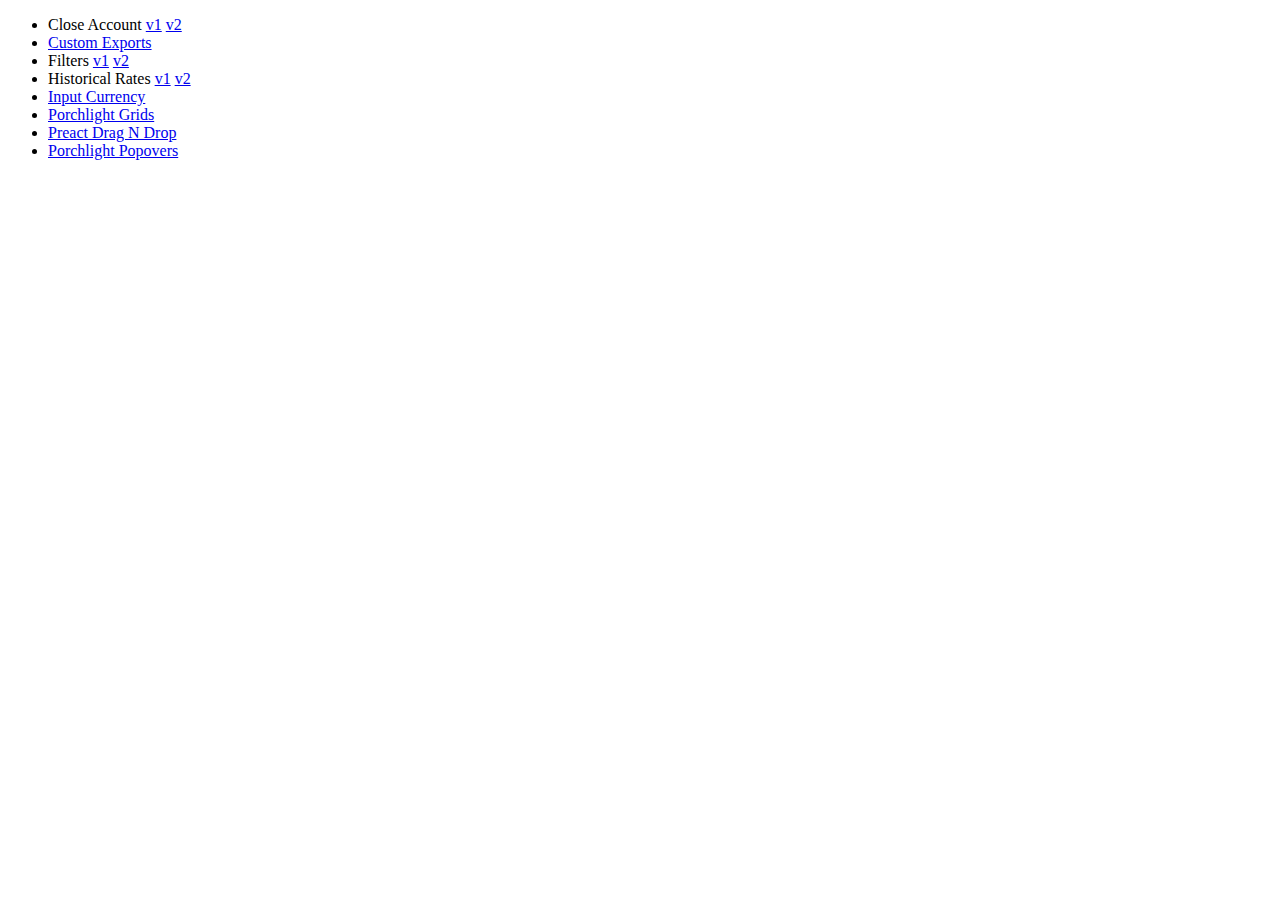
<file: index.html>
<!doctype html>
<html lang="en">

  <head>
    <meta charset="utf-8">
    <title>Prototypes</title>
    <meta name="robots" content="noindex">
    <meta name="viewport" content="width=device-width, initial-scale=1">
    <link rel="icon"
    href="data:image/svg+xml,<svg xmlns=%22http://www.w3.org/2000/svg%22 viewBox=%220 0 100 100%22><text y=%22.9em%22 font-size=%2290%22>🪚</text></svg>">
  </head>

  <body>
    <ul>
      <li>Close Account <a href="close_account/v1">v1</a>
        <a href="close_account/v2">v2</a>
      </li>
      <li>
        <a href="custom_exports/">Custom Exports</a>
      </li>
      <li>Filters <a href="filters/v1">v1</a>
        <a href="filters/v2">v2</a>
      </li>
      <li>Historical Rates <a href="historical_rates/v1">v1</a>
        <a href="historical_rates/v2">v2</a>
      </li>
      <li>
        <a href="input_currency/">Input Currency</a>
      </li>
      <li>
        <a href="porchlight_grids/">Porchlight Grids</a>
      </li>
      <li>
        <a href="preact_dnd/">Preact Drag N Drop</a>
      </li>
      <li>
        <a href="porchlight_popovers/">Porchlight Popovers</a>
      </li>
    </ul>
  </body>

</html>
</file>
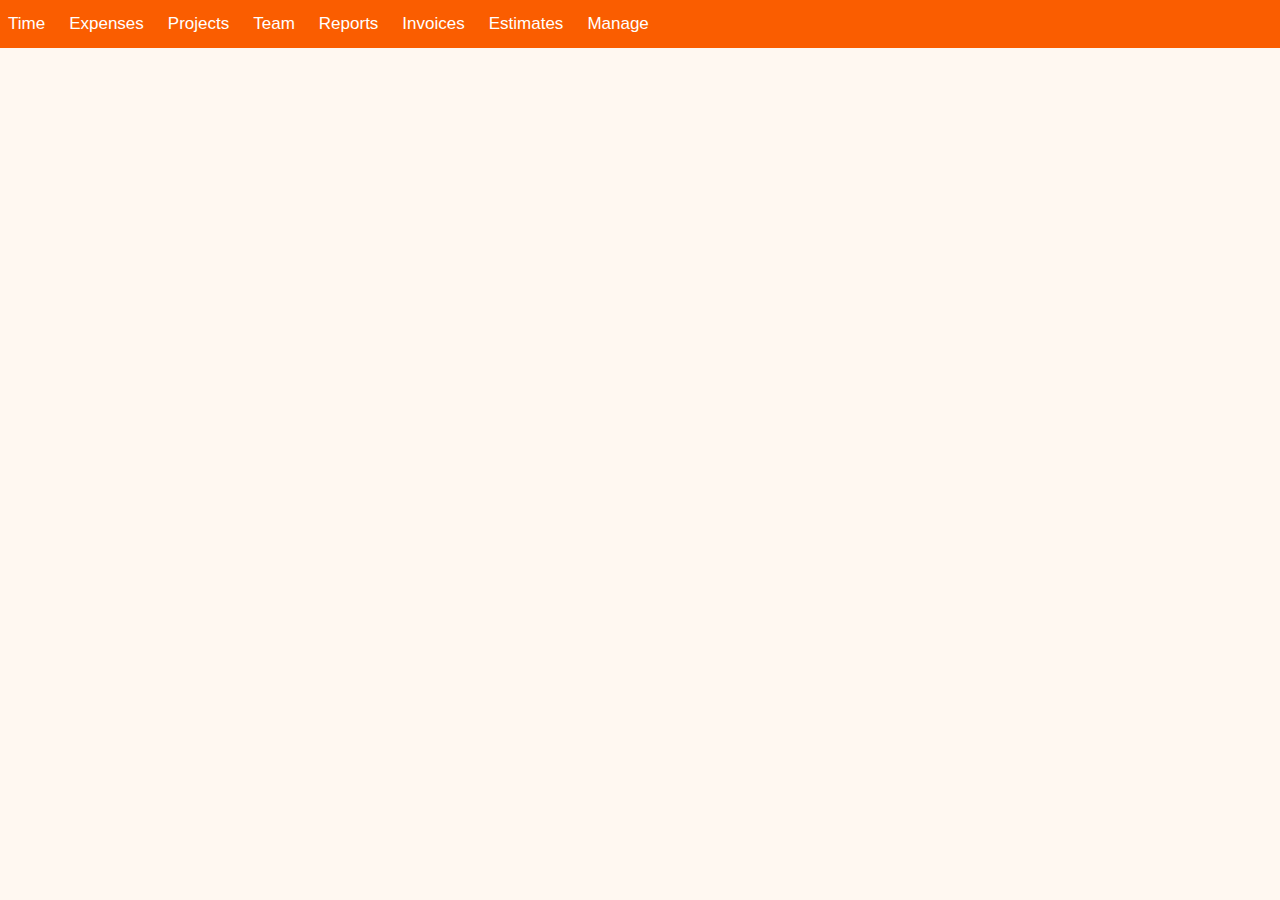
<file: close_account/index.html>
<!doctype html>
<html lan="en">
  <head>
    <meta name="robots" content="noindex">
    <meta name="viewport" content="width=device-width, initial-scale=1">
    <meta http-equiv="refresh" content="0; URL='v2/'">
  </head>
</html>
</file>
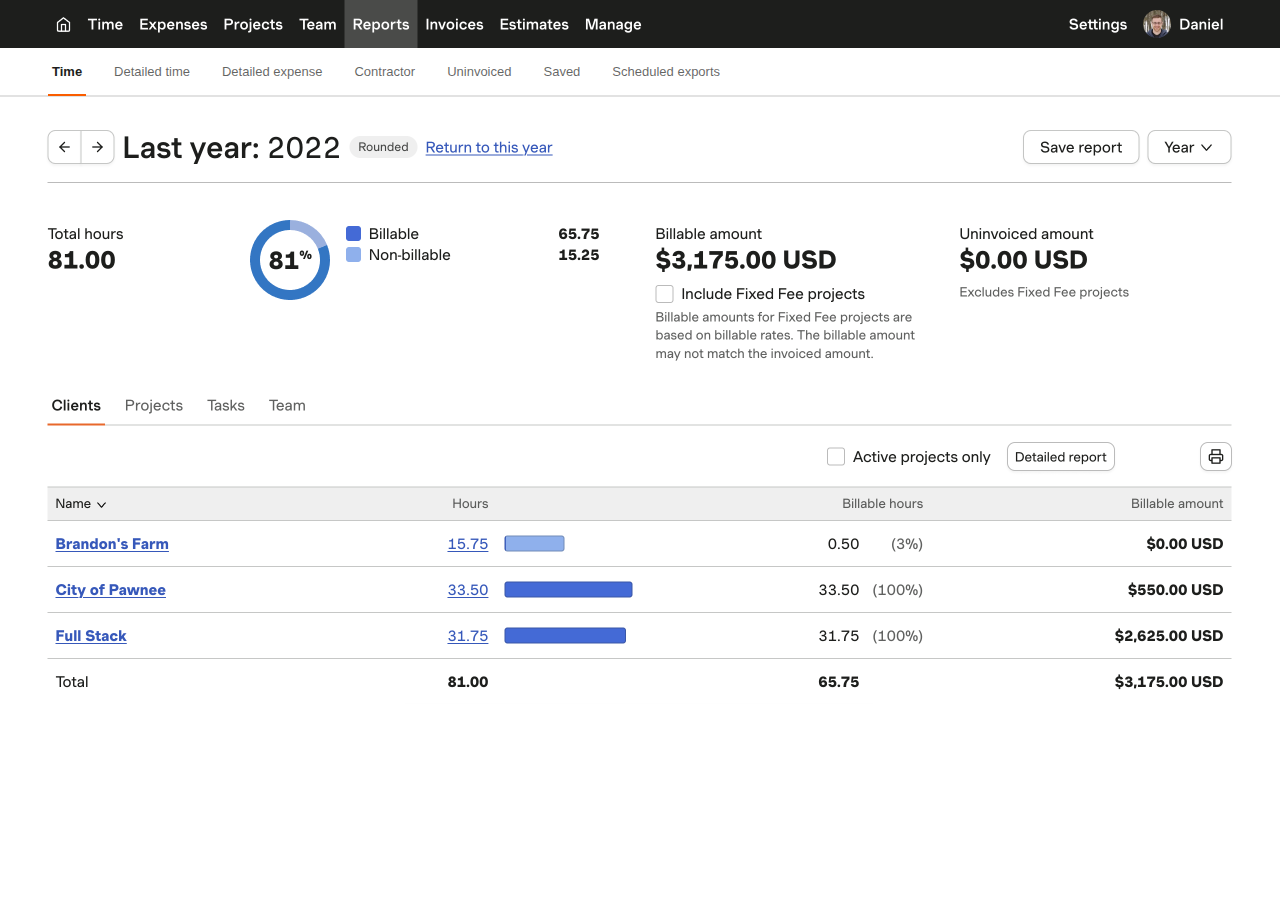
<file: custom_exports/index.html>
<!doctype html>
<html lan="en">
  <head>
    <meta name="robots" content="noindex">
    <meta name="viewport" content="width=device-width, initial-scale=1">
    <meta http-equiv="refresh" content="0;URL='time_report/'" />    
  </head>
  <body>
  </body>
</html>
</file>
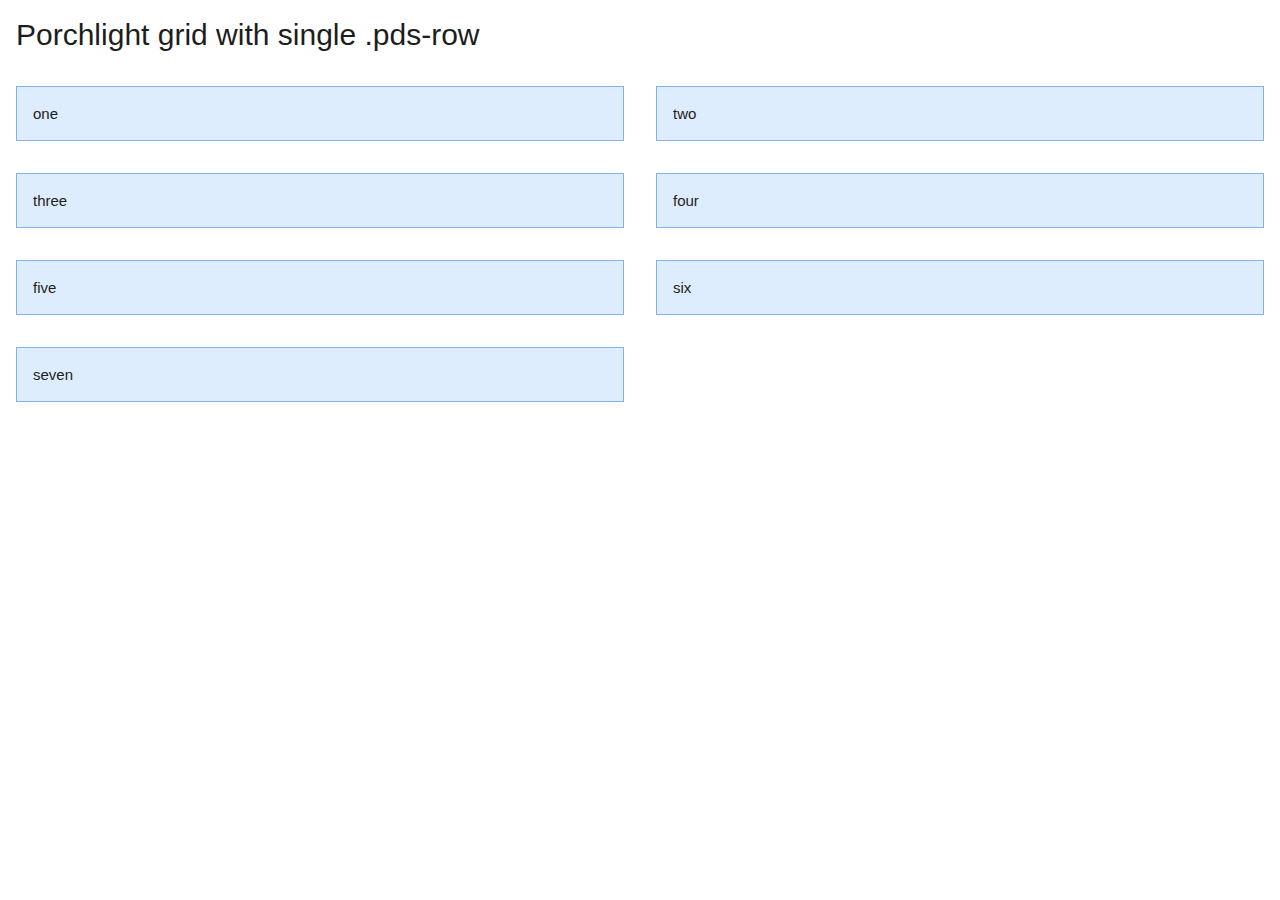
<file: porchlight_grids/index.html>
<!doctype html>
<html lan="en">
  <head>
    <meta name="robots" content="noindex">
    <meta name="viewport" content="width=device-width, initial-scale=1">
    <link rel="stylesheet" href="pds.css">
  </head>
  <body style="margin: 16px">
    <h1 class="pds-mb-md">Porchlight grid with single .pds-row</h1>
    <div class="pds-row">
      <div class="pds-column-6">
        <div class="pds-p-md pds-my-md pds-card-notice">one</div>
      </div>
      <div class="pds-column-6">
        <div class="pds-p-md pds-my-md pds-card-notice">two</div>
      </div>
      <div class="pds-column-6">
        <div class="pds-p-md pds-my-md pds-card-notice">three</div>
      </div>
      <div class="pds-column-6">
        <div class="pds-p-md pds-my-md pds-card-notice">four</div>
      </div>
      <div class="pds-column-6">
        <div class="pds-p-md pds-my-md pds-card-notice">five</div>
      </div>
      <div class="pds-column-6">
        <div class="pds-p-md pds-my-md pds-card-notice">six</div>
      </div>
      <div class="pds-column-6">
        <div class="pds-p-md pds-my-md pds-card-notice">seven</div>
      </div>
    </div>
  </body>
</html>
</file>
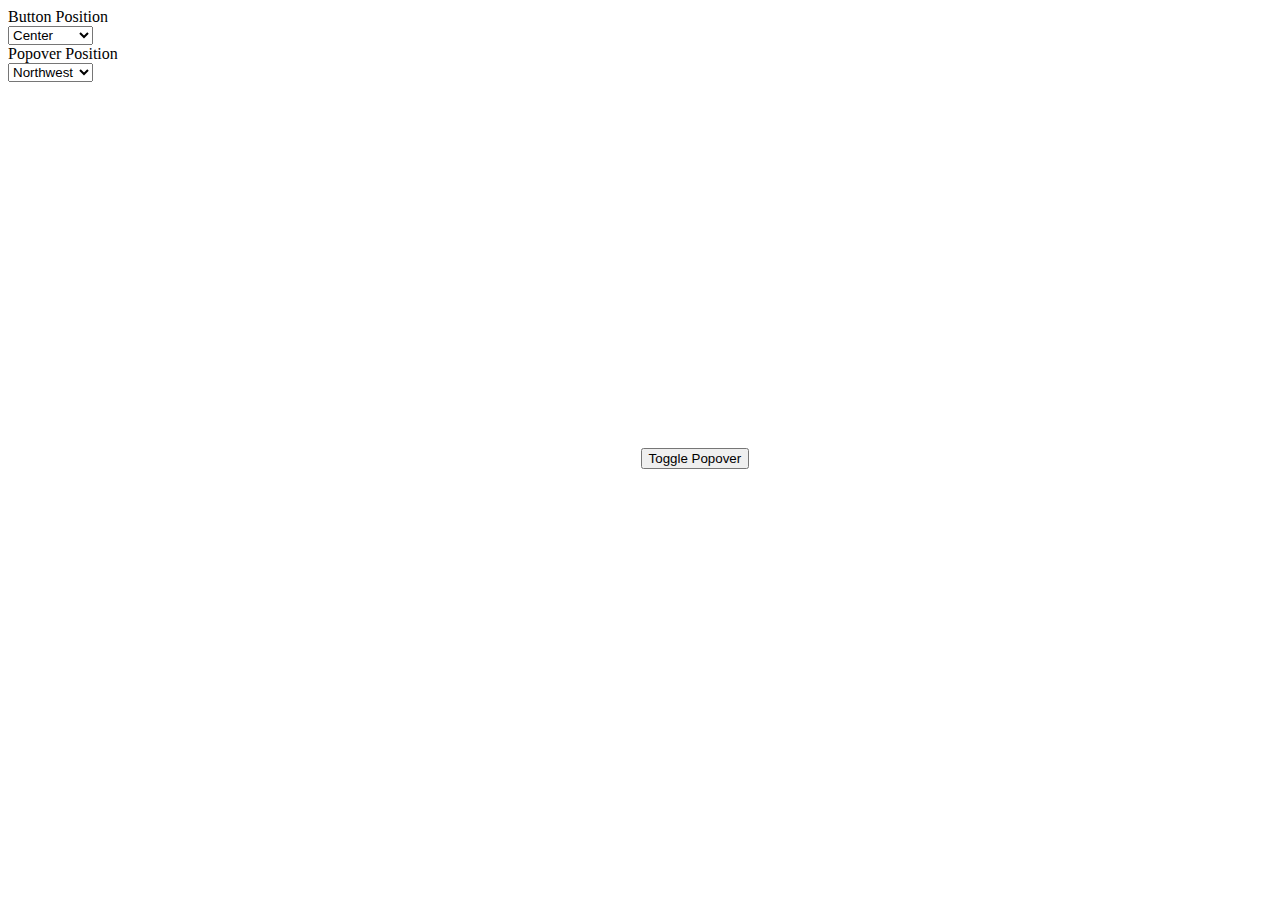
<file: porchlight_popovers/index.html>
<!DOCTYPE html>
<html lang="en">
  <head>
    <meta charset="UTF-8">
    <meta name="robots" content="noindex">
    <meta name="viewport" content="width=device-width, initial-scale=1.0">
    <title>Porchlight Popovers</title>
    <link rel="icon"
    href="data:image/svg+xml,<svg xmlns=%22http://www.w3.org/2000/svg%22 viewBox=%220 0 100 100%22><text y=%22.9em%22 font-size=%2290%22>🪚</text></svg>">
    <link rel="stylesheet" href="https://porchlight.design/porchlight.css">
    <link rel="stylesheet" href="styles.css">
  </head>
  <body>
    <!-- https://developer.chrome.com/blog/anchor-positioning-api -->
    <div id="input">
      <label for="bposition">Button Position</label>
      <select id="bposition">
        <option value="nw">Northwest</option>
        <option value="n">North</option>
        <option value="ne">Northeast</option>
        <option value="w">West</option>
        <option value="c" selected>Center</option>
        <option value="e">East</option>
        <option value="sw">Southwest</option>
        <option value="s">South</option>
        <option value="se">Southeast</option>
      </select>

      <label for="pposition">Popover Position</label>
      <select id="pposition">
        <option value="nw">Northwest</option>
        <option value="n">North</option>
        <option value="ne">Northeast</option>
        <option value="w">West</option>
        <option value="e">East</option>
        <option value="sw">Southwest</option>
        <option value="s">South</option>
        <option value="se">Southeast</option>
      </select>
    </div>
    <div id="output">
      <button id="anchor-button" class="pds-button button-c" popovertarget="anchor-popover">
        Toggle Popover
      </button>
      <div id="anchor-popover" class="pdsf-popover pdsf-popover-nw pds-p-md" popover>
        <h4>How we calculate revenue</h4><hr class="pds-mt-xs">
        <h5 class="pds-mb-xs">Time and materials projects</h5>
        <p class="pds-color-muted pds-mb-xs">Billable rate is determined by project type</p>
        <div class="pds-card pds-p-md pds-mb-md pds-card-warm-white">
          <math>
            <mrow>
              <mi>Revenue</mi>
              <mo>=</mo>
              <mrow>
                <mi>Billable time tracked</mi>
                <mo>×</mo>
                <mi>Billable rate</mi>
              </mrow>
            </mrow>
          </math>
        </div>
        <h5 class="pds-mb-xs"> Fixed fee projects</h5>
        <div class="pds-card pds-p-md pds-card-warm-white">
          <math>
            <mrow>
              <mi>Revenue</mi>
              <mo>=</mo>
              <mrow>
                <mi>Total project fees</mi>
                <mo>/</mo>
                <mi>Project time frame</mi>
              </mrow>
            </mrow>
          </math>
        </div>
      </div>
    </div>
    <script src="script.js"></script>
  </body>
</html>
</file>
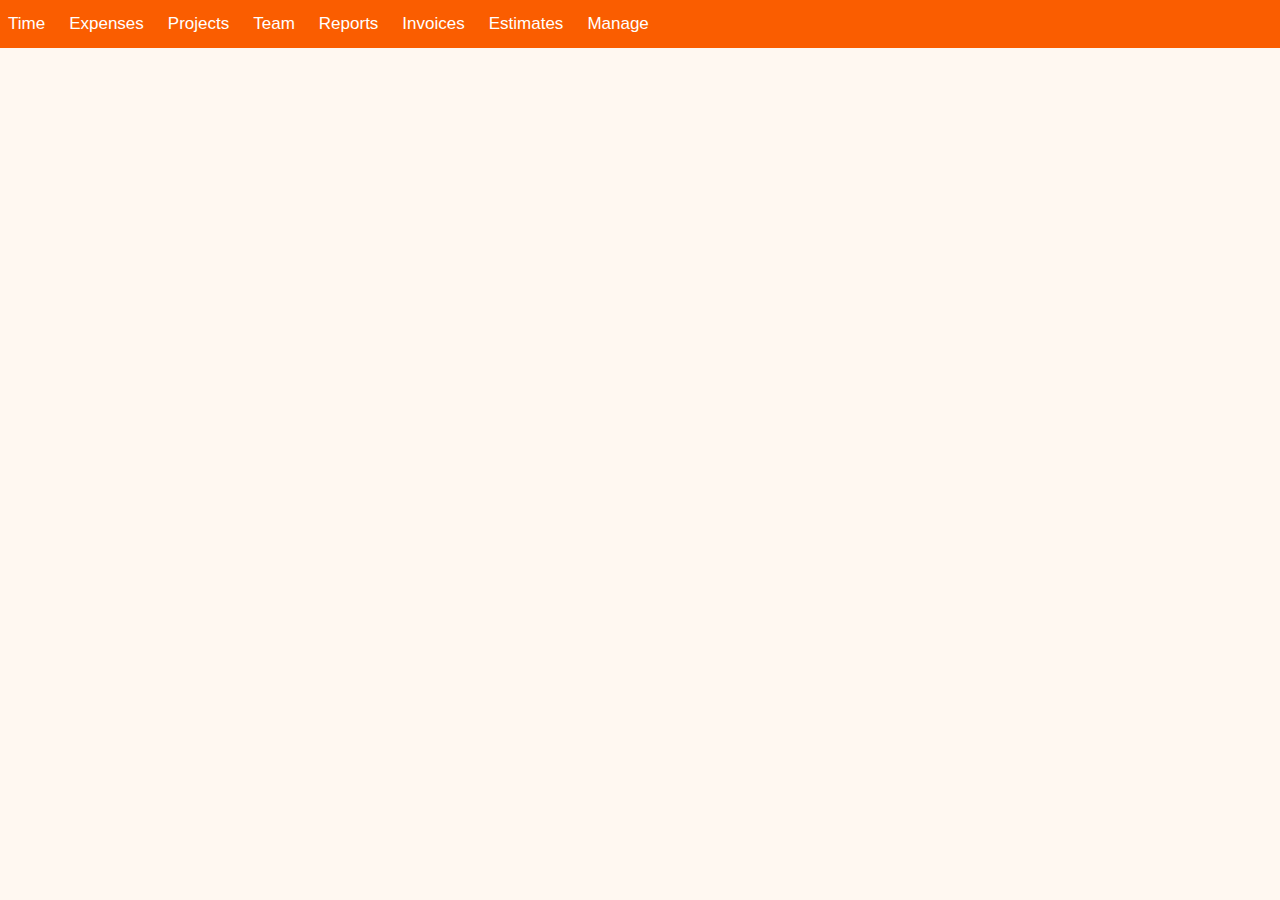
<file: close_account/v1/index.html>
<!doctype html>
<html lan="en">
  <head>
    <meta name="robots" content="noindex">
    <meta name="viewport" content="width=device-width, initial-scale=1">
    <title>Close account prototype | v1</title>
    <link rel="icon" href="data:image/svg+xml,<svg xmlns=%22http://www.w3.org/2000/svg%22 viewBox=%220 0 100 100%22><text y=%22.9em%22 font-size=%2290%22>🪚</text></svg>">
    <link rel="stylesheet" href="./pds.css">
    <link rel="stylesheet" href="./styles.css">
    <script src="./script.js" type="module"></script>
  </head>
  <body>
    <nav>
      <div>Time</div>
      <div>Expenses</div>
      <div>Projects</div>
      <div>Team</div>
      <div>Reports</div>
      <div>Invoices</div>
      <div>Estimates</div>
      <div>Manage</div>
    </nav>
    <div id="root" class="pds-container-sm"></div>
  </body>
</html>
</file>
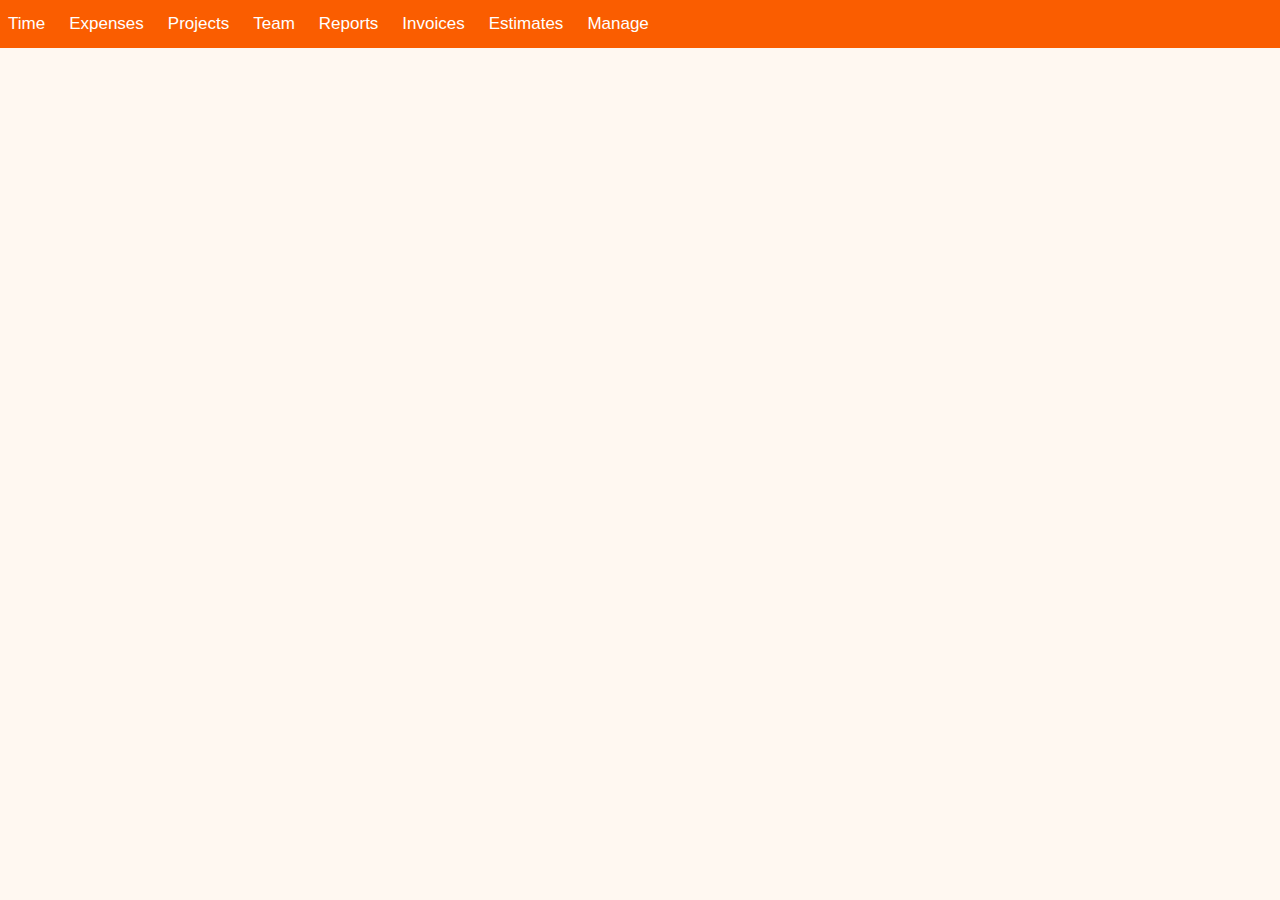
<file: close_account/v2/index.html>
<!doctype html>
<html lan="en">
  <head>
    <meta name="robots" content="noindex">
    <meta name="viewport" content="width=device-width, initial-scale=1">
    <title>Close account prototype | v2</title>
    <link rel="icon" href="data:image/svg+xml,<svg xmlns=%22http://www.w3.org/2000/svg%22 viewBox=%220 0 100 100%22><text y=%22.9em%22 font-size=%2290%22>🪚</text></svg>">
    <link rel="stylesheet" href="./pds.css">
    <link rel="stylesheet" href="./styles.css">
    <script src="./script.js" type="module"></script>
  </head>
  <body>
    <nav>
      <div>Time</div>
      <div>Expenses</div>
      <div>Projects</div>
      <div>Team</div>
      <div>Reports</div>
      <div>Invoices</div>
      <div>Estimates</div>
      <div>Manage</div>
    </nav>
    <div id="root" class="pds-container-sm"></div>
  </body>
</html>
</file>
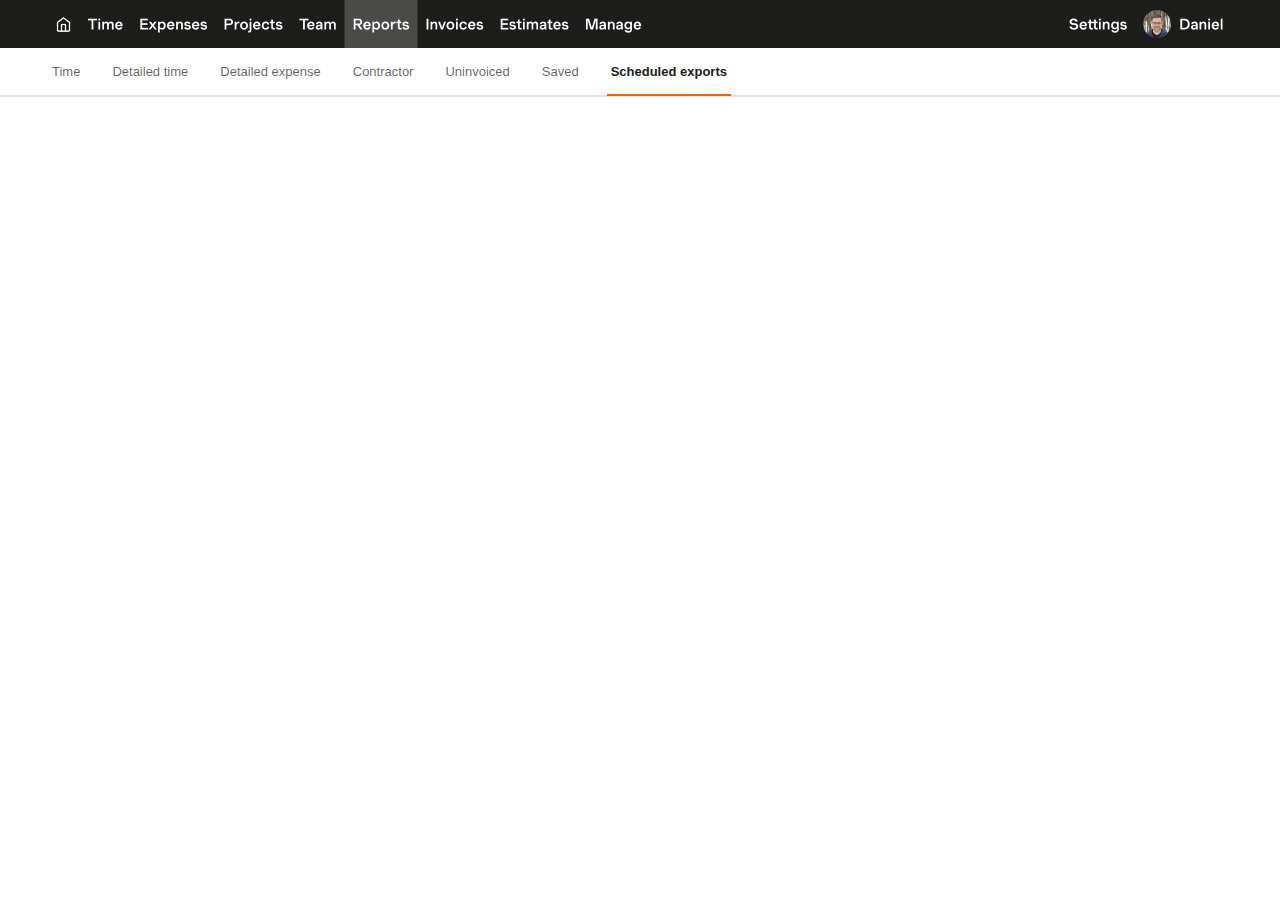
<file: custom_exports/scheduled_exports/index.html>
<!doctype html>
<html lan="en">
  <head>
    <meta name="robots" content="noindex">
    <meta name="viewport" content="width=device-width, initial-scale=1">
    <title>Custom Exports prototype</title>
    <link rel="icon" href="data:image/svg+xml,<svg xmlns=%22http://www.w3.org/2000/svg%22 viewBox=%220 0 100 100%22><text y=%22.9em%22 font-size=%2290%22>🪚</text></svg>">
    <link rel="stylesheet" href="../pds.css">
    <link rel="stylesheet" href="../styles.css">
    <script src="script.js" type="module"></script>  
  </head>
  <body data-scheduled-exports>
    <div id="root"></div>
    <nav>
      <a href="../time_report" id="time-report">Time</a>
      <div>Detailed time</div>
      <div>Detailed expense</div>
      <div>Contractor</div>
      <div>Uninvoiced</div>
      <div>Saved</div>
      <div id="scheduled-exports">Scheduled exports</div>
    </nav>
  </body>
</html>
</file>
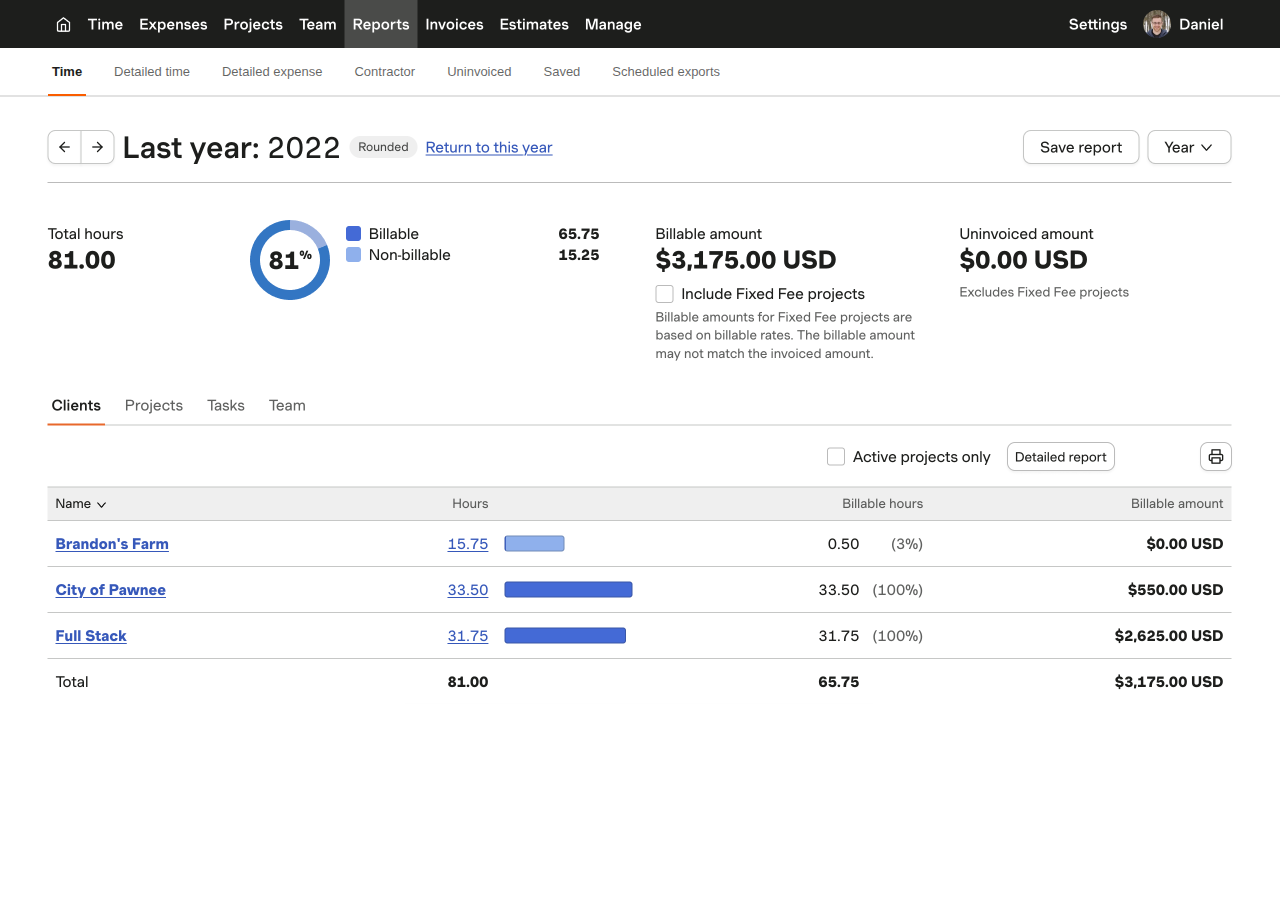
<file: custom_exports/time_report/index.html>
<!doctype html>
<html lan="en">
  <head>
    <meta name="robots" content="noindex">
    <meta name="viewport" content="width=device-width, initial-scale=1">
    <title>Custom Exports prototype</title>
    <link rel="icon" href="data:image/svg+xml,<svg xmlns=%22http://www.w3.org/2000/svg%22 viewBox=%220 0 100 100%22><text y=%22.9em%22 font-size=%2290%22>🪚</text></svg>">
    <link rel="stylesheet" href="../pds.css">
    <link rel="stylesheet" href="../styles.css">
    <script src="script.js" type="module"></script>  
  </head>
  <body data-time-report>
    <div id="root"></div>
    <nav>
      <div id="time-report">Time</div>
      <div>Detailed time</div>
      <div>Detailed expense</div>
      <div>Contractor</div>
      <div>Uninvoiced</div>
      <div>Saved</div>
      <a href="../scheduled_exports" id="scheduled-exports">Scheduled exports</a>
    </nav>
  </body>
</html>
</file>
<file: porchlight_grids/pds.css>
.pds-color-inherit{color:inherit!important}.pds-color-text{color:#1d1e1c!important}.pds-color-muted{color:#1d1e1cb3!important}.pds-color-gray{color:#1d1e1c9e!important}.pds-color-blue{color:#376bdd!important}.pds-color-green{color:#0b6221!important}.pds-color-yellow{color:#b3730f!important}.pds-color-orange{color:#df4b00!important}.pds-color-red{color:#d92f2f!important}.pds-color-white{color:#fff!important}.pds-data-fill-blue{background:#376bdd!important}.pds-data-fill-blue-lt{background:#86b1f1!important}.pds-data-fill-green{background:#188433!important}.pds-data-fill-green-lt{background:#76bc82!important}.pds-data-fill-orange{background:#fa5d00!important}.pds-data-fill-orange-lt{background:#ffa26c!important}.pds-data-fill-purple{background:#8342d9!important}.pds-data-fill-purple-lt{background:#d45665!important}.pds-data-fill-yellow{background:#ffc33c!important}.pds-data-fill-aqua{background:#0eb5ce!important}.pds-data-fill-gray{background:#616261!important}.pds-flex{display:flex!important}.pds-inline-flex{display:inline-flex!important}.pds-justify-start{justify-content:flex-start!important}.pds-justify-end{justify-content:flex-end!important}.pds-justify-center{justify-content:center!important}.pds-justify-between{justify-content:space-between!important}.pds-justify-around{justify-content:space-around!important}.pds-items-start{align-items:flex-start!important}.pds-items-end{align-items:flex-end!important}.pds-items-center{align-items:center!important}.pds-items-baseline{align-items:baseline!important}.pds-items-stretch{align-items:stretch!important}.pds-self-auto{align-self:auto!important}.pds-self-start{align-self:flex-start!important}.pds-self-end{align-self:flex-end!important}.pds-self-center{align-self:center!important}.pds-self-stretch{align-self:stretch!important}.pds-flex-fill{flex:1!important}.pds-flex-auto{flex:auto!important}.pds-flex-no-grow{flex-grow:0!important}.pds-flex-no-shrink{flex-shrink:0!important}.pds-flex-wrap{flex-wrap:wrap!important}.pds-flex-nowrap{flex-wrap:revert!important}.pds-gap-lg{gap:24px!important}.pds-gap-md{gap:16px!important}.pds-gap-sm{gap:8px!important}.pds-gap-xs{gap:4px!important}.pds-button-input-height-xl{min-height:44px!important}.pds-button-input-height-lg{min-height:40px!important}.pds-button-input-height-md{min-height:34px!important}.pds-button-input-height-sm{min-height:29px!important}.pds-button-input-height-xs{min-height:25px!important}.pds-block{display:block!important}.pds-inline-block{display:inline-block!important}.pds-valign-top{vertical-align:top!important}.pds-valign-middle{vertical-align:middle!important}.pds-valign-bottom{vertical-align:bottom!important}.pds-valign-baseline{vertical-align:baseline!important}.pds-fl-left{float:left!important}.pds-fl-right{float:right!important}.pds-position-relative{position:relative!important}.pds-clearfix:after{clear:both;content:"";display:block}.pds-w-full{width:100%!important}@media (min-width: 320px){.pds-w\@xs-full{width:100%!important}}@media (min-width: 320px){.pds-hide\@xs{display:none!important}}@media (max-width: 319px){.pds-show\@xs{display:none!important}}@media (min-width: 544px){.pds-w\@sm-full{width:100%!important}}@media (min-width: 544px){.pds-hide\@sm{display:none!important}}@media (max-width: 543px){.pds-show\@sm{display:none!important}}@media (min-width: 768px){.pds-w\@md-full{width:100%!important}}@media (min-width: 768px){.pds-hide\@md{display:none!important}}@media (max-width: 767px){.pds-show\@md{display:none!important}}@media (min-width: 992px){.pds-w\@lg-full{width:100%!important}}@media (min-width: 992px){.pds-hide\@lg{display:none!important}}@media (max-width: 991px){.pds-show\@lg{display:none!important}}@media (min-width: 1216px){.pds-w\@xl-full{width:100%!important}}@media (min-width: 1216px){.pds-hide\@xl{display:none!important}}@media (max-width: 1215px){.pds-show\@xl{display:none!important}}.pds-m-0{margin:0!important}.pds-mx-0{margin-left:0!important;margin-right:0!important}.pds-my-0{margin-bottom:0!important;margin-top:0!important}.pds-mt-0{margin-top:0!important}.pds-mr-0{margin-right:0!important}.pds-mb-0{margin-bottom:0!important}.pds-ml-0{margin-left:0!important}.pds-m-xs{margin:4px!important}.pds-mx-xs{margin-left:4px!important;margin-right:4px!important}.pds-my-xs{margin-bottom:4px!important;margin-top:4px!important}.pds-mt-xs{margin-top:4px!important}.pds-mr-xs{margin-right:4px!important}.pds-mb-xs{margin-bottom:4px!important}.pds-ml-xs{margin-left:4px!important}.pds-m-sm{margin:8px!important}.pds-mx-sm{margin-left:8px!important;margin-right:8px!important}.pds-my-sm{margin-bottom:8px!important;margin-top:8px!important}.pds-mt-sm{margin-top:8px!important}.pds-mr-sm{margin-right:8px!important}.pds-mb-sm{margin-bottom:8px!important}.pds-ml-sm{margin-left:8px!important}.pds-m-md{margin:16px!important}.pds-mx-md{margin-left:16px!important;margin-right:16px!important}.pds-my-md{margin-bottom:16px!important;margin-top:16px!important}.pds-mt-md{margin-top:16px!important}.pds-mr-md{margin-right:16px!important}.pds-mb-md{margin-bottom:16px!important}.pds-ml-md{margin-left:16px!important}.pds-m-lg{margin:24px!important}.pds-mx-lg{margin-left:24px!important;margin-right:24px!important}.pds-my-lg{margin-bottom:24px!important;margin-top:24px!important}.pds-mt-lg{margin-top:24px!important}.pds-mr-lg{margin-right:24px!important}.pds-mb-lg{margin-bottom:24px!important}.pds-ml-lg{margin-left:24px!important}.pds-m-xl{margin:32px!important}.pds-mx-xl{margin-left:32px!important;margin-right:32px!important}.pds-my-xl{margin-bottom:32px!important;margin-top:32px!important}.pds-mt-xl{margin-top:32px!important}.pds-mr-xl{margin-right:32px!important}.pds-mb-xl{margin-bottom:32px!important}.pds-ml-xl{margin-left:32px!important}.pds-m-xxl{margin:64px!important}.pds-mx-xxl{margin-left:64px!important;margin-right:64px!important}.pds-my-xxl{margin-bottom:64px!important;margin-top:64px!important}.pds-mt-xxl{margin-top:64px!important}.pds-mr-xxl{margin-right:64px!important}.pds-mb-xxl{margin-bottom:64px!important}.pds-ml-xxl{margin-left:64px!important}@media (min-width: 320px){.pds-m\@xs-0{margin:0!important}.pds-mx\@xs-0{margin-left:0!important;margin-right:0!important}.pds-my\@xs-0{margin-bottom:0!important;margin-top:0!important}.pds-mt\@xs-0{margin-top:0!important}.pds-mr\@xs-0{margin-right:0!important}.pds-mb\@xs-0{margin-bottom:0!important}.pds-ml\@xs-0{margin-left:0!important}.pds-m\@xs-xs{margin:4px!important}.pds-mx\@xs-xs{margin-left:4px!important;margin-right:4px!important}.pds-my\@xs-xs{margin-bottom:4px!important;margin-top:4px!important}.pds-mt\@xs-xs{margin-top:4px!important}.pds-mr\@xs-xs{margin-right:4px!important}.pds-mb\@xs-xs{margin-bottom:4px!important}.pds-ml\@xs-xs{margin-left:4px!important}.pds-m\@xs-sm{margin:8px!important}.pds-mx\@xs-sm{margin-left:8px!important;margin-right:8px!important}.pds-my\@xs-sm{margin-bottom:8px!important;margin-top:8px!important}.pds-mt\@xs-sm{margin-top:8px!important}.pds-mr\@xs-sm{margin-right:8px!important}.pds-mb\@xs-sm{margin-bottom:8px!important}.pds-ml\@xs-sm{margin-left:8px!important}.pds-m\@xs-md{margin:16px!important}.pds-mx\@xs-md{margin-left:16px!important;margin-right:16px!important}.pds-my\@xs-md{margin-bottom:16px!important;margin-top:16px!important}.pds-mt\@xs-md{margin-top:16px!important}.pds-mr\@xs-md{margin-right:16px!important}.pds-mb\@xs-md{margin-bottom:16px!important}.pds-ml\@xs-md{margin-left:16px!important}.pds-m\@xs-lg{margin:24px!important}.pds-mx\@xs-lg{margin-left:24px!important;margin-right:24px!important}.pds-my\@xs-lg{margin-bottom:24px!important;margin-top:24px!important}.pds-mt\@xs-lg{margin-top:24px!important}.pds-mr\@xs-lg{margin-right:24px!important}.pds-mb\@xs-lg{margin-bottom:24px!important}.pds-ml\@xs-lg{margin-left:24px!important}.pds-m\@xs-xl{margin:32px!important}.pds-mx\@xs-xl{margin-left:32px!important;margin-right:32px!important}.pds-my\@xs-xl{margin-bottom:32px!important;margin-top:32px!important}.pds-mt\@xs-xl{margin-top:32px!important}.pds-mr\@xs-xl{margin-right:32px!important}.pds-mb\@xs-xl{margin-bottom:32px!important}.pds-ml\@xs-xl{margin-left:32px!important}.pds-m\@xs-xxl{margin:64px!important}.pds-mx\@xs-xxl{margin-left:64px!important;margin-right:64px!important}.pds-my\@xs-xxl{margin-bottom:64px!important;margin-top:64px!important}.pds-mt\@xs-xxl{margin-top:64px!important}.pds-mr\@xs-xxl{margin-right:64px!important}.pds-mb\@xs-xxl{margin-bottom:64px!important}.pds-ml\@xs-xxl{margin-left:64px!important}}@media (min-width: 544px){.pds-m\@sm-0{margin:0!important}.pds-mx\@sm-0{margin-left:0!important;margin-right:0!important}.pds-my\@sm-0{margin-bottom:0!important;margin-top:0!important}.pds-mt\@sm-0{margin-top:0!important}.pds-mr\@sm-0{margin-right:0!important}.pds-mb\@sm-0{margin-bottom:0!important}.pds-ml\@sm-0{margin-left:0!important}.pds-m\@sm-xs{margin:4px!important}.pds-mx\@sm-xs{margin-left:4px!important;margin-right:4px!important}.pds-my\@sm-xs{margin-bottom:4px!important;margin-top:4px!important}.pds-mt\@sm-xs{margin-top:4px!important}.pds-mr\@sm-xs{margin-right:4px!important}.pds-mb\@sm-xs{margin-bottom:4px!important}.pds-ml\@sm-xs{margin-left:4px!important}.pds-m\@sm-sm{margin:8px!important}.pds-mx\@sm-sm{margin-left:8px!important;margin-right:8px!important}.pds-my\@sm-sm{margin-bottom:8px!important;margin-top:8px!important}.pds-mt\@sm-sm{margin-top:8px!important}.pds-mr\@sm-sm{margin-right:8px!important}.pds-mb\@sm-sm{margin-bottom:8px!important}.pds-ml\@sm-sm{margin-left:8px!important}.pds-m\@sm-md{margin:16px!important}.pds-mx\@sm-md{margin-left:16px!important;margin-right:16px!important}.pds-my\@sm-md{margin-bottom:16px!important;margin-top:16px!important}.pds-mt\@sm-md{margin-top:16px!important}.pds-mr\@sm-md{margin-right:16px!important}.pds-mb\@sm-md{margin-bottom:16px!important}.pds-ml\@sm-md{margin-left:16px!important}.pds-m\@sm-lg{margin:24px!important}.pds-mx\@sm-lg{margin-left:24px!important;margin-right:24px!important}.pds-my\@sm-lg{margin-bottom:24px!important;margin-top:24px!important}.pds-mt\@sm-lg{margin-top:24px!important}.pds-mr\@sm-lg{margin-right:24px!important}.pds-mb\@sm-lg{margin-bottom:24px!important}.pds-ml\@sm-lg{margin-left:24px!important}.pds-m\@sm-xl{margin:32px!important}.pds-mx\@sm-xl{margin-left:32px!important;margin-right:32px!important}.pds-my\@sm-xl{margin-bottom:32px!important;margin-top:32px!important}.pds-mt\@sm-xl{margin-top:32px!important}.pds-mr\@sm-xl{margin-right:32px!important}.pds-mb\@sm-xl{margin-bottom:32px!important}.pds-ml\@sm-xl{margin-left:32px!important}.pds-m\@sm-xxl{margin:64px!important}.pds-mx\@sm-xxl{margin-left:64px!important;margin-right:64px!important}.pds-my\@sm-xxl{margin-bottom:64px!important;margin-top:64px!important}.pds-mt\@sm-xxl{margin-top:64px!important}.pds-mr\@sm-xxl{margin-right:64px!important}.pds-mb\@sm-xxl{margin-bottom:64px!important}.pds-ml\@sm-xxl{margin-left:64px!important}}@media (min-width: 768px){.pds-m\@md-0{margin:0!important}.pds-mx\@md-0{margin-left:0!important;margin-right:0!important}.pds-my\@md-0{margin-bottom:0!important;margin-top:0!important}.pds-mt\@md-0{margin-top:0!important}.pds-mr\@md-0{margin-right:0!important}.pds-mb\@md-0{margin-bottom:0!important}.pds-ml\@md-0{margin-left:0!important}.pds-m\@md-xs{margin:4px!important}.pds-mx\@md-xs{margin-left:4px!important;margin-right:4px!important}.pds-my\@md-xs{margin-bottom:4px!important;margin-top:4px!important}.pds-mt\@md-xs{margin-top:4px!important}.pds-mr\@md-xs{margin-right:4px!important}.pds-mb\@md-xs{margin-bottom:4px!important}.pds-ml\@md-xs{margin-left:4px!important}.pds-m\@md-sm{margin:8px!important}.pds-mx\@md-sm{margin-left:8px!important;margin-right:8px!important}.pds-my\@md-sm{margin-bottom:8px!important;margin-top:8px!important}.pds-mt\@md-sm{margin-top:8px!important}.pds-mr\@md-sm{margin-right:8px!important}.pds-mb\@md-sm{margin-bottom:8px!important}.pds-ml\@md-sm{margin-left:8px!important}.pds-m\@md-md{margin:16px!important}.pds-mx\@md-md{margin-left:16px!important;margin-right:16px!important}.pds-my\@md-md{margin-bottom:16px!important;margin-top:16px!important}.pds-mt\@md-md{margin-top:16px!important}.pds-mr\@md-md{margin-right:16px!important}.pds-mb\@md-md{margin-bottom:16px!important}.pds-ml\@md-md{margin-left:16px!important}.pds-m\@md-lg{margin:24px!important}.pds-mx\@md-lg{margin-left:24px!important;margin-right:24px!important}.pds-my\@md-lg{margin-bottom:24px!important;margin-top:24px!important}.pds-mt\@md-lg{margin-top:24px!important}.pds-mr\@md-lg{margin-right:24px!important}.pds-mb\@md-lg{margin-bottom:24px!important}.pds-ml\@md-lg{margin-left:24px!important}.pds-m\@md-xl{margin:32px!important}.pds-mx\@md-xl{margin-left:32px!important;margin-right:32px!important}.pds-my\@md-xl{margin-bottom:32px!important;margin-top:32px!important}.pds-mt\@md-xl{margin-top:32px!important}.pds-mr\@md-xl{margin-right:32px!important}.pds-mb\@md-xl{margin-bottom:32px!important}.pds-ml\@md-xl{margin-left:32px!important}.pds-m\@md-xxl{margin:64px!important}.pds-mx\@md-xxl{margin-left:64px!important;margin-right:64px!important}.pds-my\@md-xxl{margin-bottom:64px!important;margin-top:64px!important}.pds-mt\@md-xxl{margin-top:64px!important}.pds-mr\@md-xxl{margin-right:64px!important}.pds-mb\@md-xxl{margin-bottom:64px!important}.pds-ml\@md-xxl{margin-left:64px!important}}@media (min-width: 992px){.pds-m\@lg-0{margin:0!important}.pds-mx\@lg-0{margin-left:0!important;margin-right:0!important}.pds-my\@lg-0{margin-bottom:0!important;margin-top:0!important}.pds-mt\@lg-0{margin-top:0!important}.pds-mr\@lg-0{margin-right:0!important}.pds-mb\@lg-0{margin-bottom:0!important}.pds-ml\@lg-0{margin-left:0!important}.pds-m\@lg-xs{margin:4px!important}.pds-mx\@lg-xs{margin-left:4px!important;margin-right:4px!important}.pds-my\@lg-xs{margin-bottom:4px!important;margin-top:4px!important}.pds-mt\@lg-xs{margin-top:4px!important}.pds-mr\@lg-xs{margin-right:4px!important}.pds-mb\@lg-xs{margin-bottom:4px!important}.pds-ml\@lg-xs{margin-left:4px!important}.pds-m\@lg-sm{margin:8px!important}.pds-mx\@lg-sm{margin-left:8px!important;margin-right:8px!important}.pds-my\@lg-sm{margin-bottom:8px!important;margin-top:8px!important}.pds-mt\@lg-sm{margin-top:8px!important}.pds-mr\@lg-sm{margin-right:8px!important}.pds-mb\@lg-sm{margin-bottom:8px!important}.pds-ml\@lg-sm{margin-left:8px!important}.pds-m\@lg-md{margin:16px!important}.pds-mx\@lg-md{margin-left:16px!important;margin-right:16px!important}.pds-my\@lg-md{margin-bottom:16px!important;margin-top:16px!important}.pds-mt\@lg-md{margin-top:16px!important}.pds-mr\@lg-md{margin-right:16px!important}.pds-mb\@lg-md{margin-bottom:16px!important}.pds-ml\@lg-md{margin-left:16px!important}.pds-m\@lg-lg{margin:24px!important}.pds-mx\@lg-lg{margin-left:24px!important;margin-right:24px!important}.pds-my\@lg-lg{margin-bottom:24px!important;margin-top:24px!important}.pds-mt\@lg-lg{margin-top:24px!important}.pds-mr\@lg-lg{margin-right:24px!important}.pds-mb\@lg-lg{margin-bottom:24px!important}.pds-ml\@lg-lg{margin-left:24px!important}.pds-m\@lg-xl{margin:32px!important}.pds-mx\@lg-xl{margin-left:32px!important;margin-right:32px!important}.pds-my\@lg-xl{margin-bottom:32px!important;margin-top:32px!important}.pds-mt\@lg-xl{margin-top:32px!important}.pds-mr\@lg-xl{margin-right:32px!important}.pds-mb\@lg-xl{margin-bottom:32px!important}.pds-ml\@lg-xl{margin-left:32px!important}.pds-m\@lg-xxl{margin:64px!important}.pds-mx\@lg-xxl{margin-left:64px!important;margin-right:64px!important}.pds-my\@lg-xxl{margin-bottom:64px!important;margin-top:64px!important}.pds-mt\@lg-xxl{margin-top:64px!important}.pds-mr\@lg-xxl{margin-right:64px!important}.pds-mb\@lg-xxl{margin-bottom:64px!important}.pds-ml\@lg-xxl{margin-left:64px!important}}@media (min-width: 1216px){.pds-m\@xl-0{margin:0!important}.pds-mx\@xl-0{margin-left:0!important;margin-right:0!important}.pds-my\@xl-0{margin-bottom:0!important;margin-top:0!important}.pds-mt\@xl-0{margin-top:0!important}.pds-mr\@xl-0{margin-right:0!important}.pds-mb\@xl-0{margin-bottom:0!important}.pds-ml\@xl-0{margin-left:0!important}.pds-m\@xl-xs{margin:4px!important}.pds-mx\@xl-xs{margin-left:4px!important;margin-right:4px!important}.pds-my\@xl-xs{margin-bottom:4px!important;margin-top:4px!important}.pds-mt\@xl-xs{margin-top:4px!important}.pds-mr\@xl-xs{margin-right:4px!important}.pds-mb\@xl-xs{margin-bottom:4px!important}.pds-ml\@xl-xs{margin-left:4px!important}.pds-m\@xl-sm{margin:8px!important}.pds-mx\@xl-sm{margin-left:8px!important;margin-right:8px!important}.pds-my\@xl-sm{margin-bottom:8px!important;margin-top:8px!important}.pds-mt\@xl-sm{margin-top:8px!important}.pds-mr\@xl-sm{margin-right:8px!important}.pds-mb\@xl-sm{margin-bottom:8px!important}.pds-ml\@xl-sm{margin-left:8px!important}.pds-m\@xl-md{margin:16px!important}.pds-mx\@xl-md{margin-left:16px!important;margin-right:16px!important}.pds-my\@xl-md{margin-bottom:16px!important;margin-top:16px!important}.pds-mt\@xl-md{margin-top:16px!important}.pds-mr\@xl-md{margin-right:16px!important}.pds-mb\@xl-md{margin-bottom:16px!important}.pds-ml\@xl-md{margin-left:16px!important}.pds-m\@xl-lg{margin:24px!important}.pds-mx\@xl-lg{margin-left:24px!important;margin-right:24px!important}.pds-my\@xl-lg{margin-bottom:24px!important;margin-top:24px!important}.pds-mt\@xl-lg{margin-top:24px!important}.pds-mr\@xl-lg{margin-right:24px!important}.pds-mb\@xl-lg{margin-bottom:24px!important}.pds-ml\@xl-lg{margin-left:24px!important}.pds-m\@xl-xl{margin:32px!important}.pds-mx\@xl-xl{margin-left:32px!important;margin-right:32px!important}.pds-my\@xl-xl{margin-bottom:32px!important;margin-top:32px!important}.pds-mt\@xl-xl{margin-top:32px!important}.pds-mr\@xl-xl{margin-right:32px!important}.pds-mb\@xl-xl{margin-bottom:32px!important}.pds-ml\@xl-xl{margin-left:32px!important}.pds-m\@xl-xxl{margin:64px!important}.pds-mx\@xl-xxl{margin-left:64px!important;margin-right:64px!important}.pds-my\@xl-xxl{margin-bottom:64px!important;margin-top:64px!important}.pds-mt\@xl-xxl{margin-top:64px!important}.pds-mr\@xl-xxl{margin-right:64px!important}.pds-mb\@xl-xxl{margin-bottom:64px!important}.pds-ml\@xl-xxl{margin-left:64px!important}}.pds-m-auto{margin:auto}.pds-mr-auto{margin-right:auto}.pds-ml-auto{margin-left:auto}.pds-p-0{padding:0!important}.pds-px-0{padding-left:0!important;padding-right:0!important}.pds-py-0{padding-bottom:0!important;padding-top:0!important}.pds-pt-0{padding-top:0!important}.pds-pr-0{padding-right:0!important}.pds-pb-0{padding-bottom:0!important}.pds-pl-0{padding-left:0!important}.pds-p-xs{padding:4px!important}.pds-px-xs{padding-left:4px!important;padding-right:4px!important}.pds-py-xs{padding-bottom:4px!important;padding-top:4px!important}.pds-pt-xs{padding-top:4px!important}.pds-pr-xs{padding-right:4px!important}.pds-pb-xs{padding-bottom:4px!important}.pds-pl-xs{padding-left:4px!important}.pds-p-sm{padding:8px!important}.pds-px-sm{padding-left:8px!important;padding-right:8px!important}.pds-py-sm{padding-bottom:8px!important;padding-top:8px!important}.pds-pt-sm{padding-top:8px!important}.pds-pr-sm{padding-right:8px!important}.pds-pb-sm{padding-bottom:8px!important}.pds-pl-sm{padding-left:8px!important}.pds-p-md{padding:16px!important}.pds-px-md{padding-left:16px!important;padding-right:16px!important}.pds-py-md{padding-bottom:16px!important;padding-top:16px!important}.pds-pt-md{padding-top:16px!important}.pds-pr-md{padding-right:16px!important}.pds-pb-md{padding-bottom:16px!important}.pds-pl-md{padding-left:16px!important}.pds-p-lg{padding:24px!important}.pds-px-lg{padding-left:24px!important;padding-right:24px!important}.pds-py-lg{padding-bottom:24px!important;padding-top:24px!important}.pds-pt-lg{padding-top:24px!important}.pds-pr-lg{padding-right:24px!important}.pds-pb-lg{padding-bottom:24px!important}.pds-pl-lg{padding-left:24px!important}.pds-p-xl{padding:32px!important}.pds-px-xl{padding-left:32px!important;padding-right:32px!important}.pds-py-xl{padding-bottom:32px!important;padding-top:32px!important}.pds-pt-xl{padding-top:32px!important}.pds-pr-xl{padding-right:32px!important}.pds-pb-xl{padding-bottom:32px!important}.pds-pl-xl{padding-left:32px!important}.pds-p-xxl{padding:64px!important}.pds-px-xxl{padding-left:64px!important;padding-right:64px!important}.pds-py-xxl{padding-bottom:64px!important;padding-top:64px!important}.pds-pt-xxl{padding-top:64px!important}.pds-pr-xxl{padding-right:64px!important}.pds-pb-xxl{padding-bottom:64px!important}.pds-pl-xxl{padding-left:64px!important}@media (min-width: 320px){.pds-p\@xs-0{padding:0!important}.pds-px\@xs-0{padding-left:0!important;padding-right:0!important}.pds-py\@xs-0{padding-bottom:0!important;padding-top:0!important}.pds-pt\@xs-0{padding-top:0!important}.pds-pr\@xs-0{padding-right:0!important}.pds-pb\@xs-0{padding-bottom:0!important}.pds-pl\@xs-0{padding-left:0!important}.pds-p\@xs-xs{padding:4px!important}.pds-px\@xs-xs{padding-left:4px!important;padding-right:4px!important}.pds-py\@xs-xs{padding-bottom:4px!important;padding-top:4px!important}.pds-pt\@xs-xs{padding-top:4px!important}.pds-pr\@xs-xs{padding-right:4px!important}.pds-pb\@xs-xs{padding-bottom:4px!important}.pds-pl\@xs-xs{padding-left:4px!important}.pds-p\@xs-sm{padding:8px!important}.pds-px\@xs-sm{padding-left:8px!important;padding-right:8px!important}.pds-py\@xs-sm{padding-bottom:8px!important;padding-top:8px!important}.pds-pt\@xs-sm{padding-top:8px!important}.pds-pr\@xs-sm{padding-right:8px!important}.pds-pb\@xs-sm{padding-bottom:8px!important}.pds-pl\@xs-sm{padding-left:8px!important}.pds-p\@xs-md{padding:16px!important}.pds-px\@xs-md{padding-left:16px!important;padding-right:16px!important}.pds-py\@xs-md{padding-bottom:16px!important;padding-top:16px!important}.pds-pt\@xs-md{padding-top:16px!important}.pds-pr\@xs-md{padding-right:16px!important}.pds-pb\@xs-md{padding-bottom:16px!important}.pds-pl\@xs-md{padding-left:16px!important}.pds-p\@xs-lg{padding:24px!important}.pds-px\@xs-lg{padding-left:24px!important;padding-right:24px!important}.pds-py\@xs-lg{padding-bottom:24px!important;padding-top:24px!important}.pds-pt\@xs-lg{padding-top:24px!important}.pds-pr\@xs-lg{padding-right:24px!important}.pds-pb\@xs-lg{padding-bottom:24px!important}.pds-pl\@xs-lg{padding-left:24px!important}.pds-p\@xs-xl{padding:32px!important}.pds-px\@xs-xl{padding-left:32px!important;padding-right:32px!important}.pds-py\@xs-xl{padding-bottom:32px!important;padding-top:32px!important}.pds-pt\@xs-xl{padding-top:32px!important}.pds-pr\@xs-xl{padding-right:32px!important}.pds-pb\@xs-xl{padding-bottom:32px!important}.pds-pl\@xs-xl{padding-left:32px!important}.pds-p\@xs-xxl{padding:64px!important}.pds-px\@xs-xxl{padding-left:64px!important;padding-right:64px!important}.pds-py\@xs-xxl{padding-bottom:64px!important;padding-top:64px!important}.pds-pt\@xs-xxl{padding-top:64px!important}.pds-pr\@xs-xxl{padding-right:64px!important}.pds-pb\@xs-xxl{padding-bottom:64px!important}.pds-pl\@xs-xxl{padding-left:64px!important}}@media (min-width: 544px){.pds-p\@sm-0{padding:0!important}.pds-px\@sm-0{padding-left:0!important;padding-right:0!important}.pds-py\@sm-0{padding-bottom:0!important;padding-top:0!important}.pds-pt\@sm-0{padding-top:0!important}.pds-pr\@sm-0{padding-right:0!important}.pds-pb\@sm-0{padding-bottom:0!important}.pds-pl\@sm-0{padding-left:0!important}.pds-p\@sm-xs{padding:4px!important}.pds-px\@sm-xs{padding-left:4px!important;padding-right:4px!important}.pds-py\@sm-xs{padding-bottom:4px!important;padding-top:4px!important}.pds-pt\@sm-xs{padding-top:4px!important}.pds-pr\@sm-xs{padding-right:4px!important}.pds-pb\@sm-xs{padding-bottom:4px!important}.pds-pl\@sm-xs{padding-left:4px!important}.pds-p\@sm-sm{padding:8px!important}.pds-px\@sm-sm{padding-left:8px!important;padding-right:8px!important}.pds-py\@sm-sm{padding-bottom:8px!important;padding-top:8px!important}.pds-pt\@sm-sm{padding-top:8px!important}.pds-pr\@sm-sm{padding-right:8px!important}.pds-pb\@sm-sm{padding-bottom:8px!important}.pds-pl\@sm-sm{padding-left:8px!important}.pds-p\@sm-md{padding:16px!important}.pds-px\@sm-md{padding-left:16px!important;padding-right:16px!important}.pds-py\@sm-md{padding-bottom:16px!important;padding-top:16px!important}.pds-pt\@sm-md{padding-top:16px!important}.pds-pr\@sm-md{padding-right:16px!important}.pds-pb\@sm-md{padding-bottom:16px!important}.pds-pl\@sm-md{padding-left:16px!important}.pds-p\@sm-lg{padding:24px!important}.pds-px\@sm-lg{padding-left:24px!important;padding-right:24px!important}.pds-py\@sm-lg{padding-bottom:24px!important;padding-top:24px!important}.pds-pt\@sm-lg{padding-top:24px!important}.pds-pr\@sm-lg{padding-right:24px!important}.pds-pb\@sm-lg{padding-bottom:24px!important}.pds-pl\@sm-lg{padding-left:24px!important}.pds-p\@sm-xl{padding:32px!important}.pds-px\@sm-xl{padding-left:32px!important;padding-right:32px!important}.pds-py\@sm-xl{padding-bottom:32px!important;padding-top:32px!important}.pds-pt\@sm-xl{padding-top:32px!important}.pds-pr\@sm-xl{padding-right:32px!important}.pds-pb\@sm-xl{padding-bottom:32px!important}.pds-pl\@sm-xl{padding-left:32px!important}.pds-p\@sm-xxl{padding:64px!important}.pds-px\@sm-xxl{padding-left:64px!important;padding-right:64px!important}.pds-py\@sm-xxl{padding-bottom:64px!important;padding-top:64px!important}.pds-pt\@sm-xxl{padding-top:64px!important}.pds-pr\@sm-xxl{padding-right:64px!important}.pds-pb\@sm-xxl{padding-bottom:64px!important}.pds-pl\@sm-xxl{padding-left:64px!important}}@media (min-width: 768px){.pds-p\@md-0{padding:0!important}.pds-px\@md-0{padding-left:0!important;padding-right:0!important}.pds-py\@md-0{padding-bottom:0!important;padding-top:0!important}.pds-pt\@md-0{padding-top:0!important}.pds-pr\@md-0{padding-right:0!important}.pds-pb\@md-0{padding-bottom:0!important}.pds-pl\@md-0{padding-left:0!important}.pds-p\@md-xs{padding:4px!important}.pds-px\@md-xs{padding-left:4px!important;padding-right:4px!important}.pds-py\@md-xs{padding-bottom:4px!important;padding-top:4px!important}.pds-pt\@md-xs{padding-top:4px!important}.pds-pr\@md-xs{padding-right:4px!important}.pds-pb\@md-xs{padding-bottom:4px!important}.pds-pl\@md-xs{padding-left:4px!important}.pds-p\@md-sm{padding:8px!important}.pds-px\@md-sm{padding-left:8px!important;padding-right:8px!important}.pds-py\@md-sm{padding-bottom:8px!important;padding-top:8px!important}.pds-pt\@md-sm{padding-top:8px!important}.pds-pr\@md-sm{padding-right:8px!important}.pds-pb\@md-sm{padding-bottom:8px!important}.pds-pl\@md-sm{padding-left:8px!important}.pds-p\@md-md{padding:16px!important}.pds-px\@md-md{padding-left:16px!important;padding-right:16px!important}.pds-py\@md-md{padding-bottom:16px!important;padding-top:16px!important}.pds-pt\@md-md{padding-top:16px!important}.pds-pr\@md-md{padding-right:16px!important}.pds-pb\@md-md{padding-bottom:16px!important}.pds-pl\@md-md{padding-left:16px!important}.pds-p\@md-lg{padding:24px!important}.pds-px\@md-lg{padding-left:24px!important;padding-right:24px!important}.pds-py\@md-lg{padding-bottom:24px!important;padding-top:24px!important}.pds-pt\@md-lg{padding-top:24px!important}.pds-pr\@md-lg{padding-right:24px!important}.pds-pb\@md-lg{padding-bottom:24px!important}.pds-pl\@md-lg{padding-left:24px!important}.pds-p\@md-xl{padding:32px!important}.pds-px\@md-xl{padding-left:32px!important;padding-right:32px!important}.pds-py\@md-xl{padding-bottom:32px!important;padding-top:32px!important}.pds-pt\@md-xl{padding-top:32px!important}.pds-pr\@md-xl{padding-right:32px!important}.pds-pb\@md-xl{padding-bottom:32px!important}.pds-pl\@md-xl{padding-left:32px!important}.pds-p\@md-xxl{padding:64px!important}.pds-px\@md-xxl{padding-left:64px!important;padding-right:64px!important}.pds-py\@md-xxl{padding-bottom:64px!important;padding-top:64px!important}.pds-pt\@md-xxl{padding-top:64px!important}.pds-pr\@md-xxl{padding-right:64px!important}.pds-pb\@md-xxl{padding-bottom:64px!important}.pds-pl\@md-xxl{padding-left:64px!important}}@media (min-width: 992px){.pds-p\@lg-0{padding:0!important}.pds-px\@lg-0{padding-left:0!important;padding-right:0!important}.pds-py\@lg-0{padding-bottom:0!important;padding-top:0!important}.pds-pt\@lg-0{padding-top:0!important}.pds-pr\@lg-0{padding-right:0!important}.pds-pb\@lg-0{padding-bottom:0!important}.pds-pl\@lg-0{padding-left:0!important}.pds-p\@lg-xs{padding:4px!important}.pds-px\@lg-xs{padding-left:4px!important;padding-right:4px!important}.pds-py\@lg-xs{padding-bottom:4px!important;padding-top:4px!important}.pds-pt\@lg-xs{padding-top:4px!important}.pds-pr\@lg-xs{padding-right:4px!important}.pds-pb\@lg-xs{padding-bottom:4px!important}.pds-pl\@lg-xs{padding-left:4px!important}.pds-p\@lg-sm{padding:8px!important}.pds-px\@lg-sm{padding-left:8px!important;padding-right:8px!important}.pds-py\@lg-sm{padding-bottom:8px!important;padding-top:8px!important}.pds-pt\@lg-sm{padding-top:8px!important}.pds-pr\@lg-sm{padding-right:8px!important}.pds-pb\@lg-sm{padding-bottom:8px!important}.pds-pl\@lg-sm{padding-left:8px!important}.pds-p\@lg-md{padding:16px!important}.pds-px\@lg-md{padding-left:16px!important;padding-right:16px!important}.pds-py\@lg-md{padding-bottom:16px!important;padding-top:16px!important}.pds-pt\@lg-md{padding-top:16px!important}.pds-pr\@lg-md{padding-right:16px!important}.pds-pb\@lg-md{padding-bottom:16px!important}.pds-pl\@lg-md{padding-left:16px!important}.pds-p\@lg-lg{padding:24px!important}.pds-px\@lg-lg{padding-left:24px!important;padding-right:24px!important}.pds-py\@lg-lg{padding-bottom:24px!important;padding-top:24px!important}.pds-pt\@lg-lg{padding-top:24px!important}.pds-pr\@lg-lg{padding-right:24px!important}.pds-pb\@lg-lg{padding-bottom:24px!important}.pds-pl\@lg-lg{padding-left:24px!important}.pds-p\@lg-xl{padding:32px!important}.pds-px\@lg-xl{padding-left:32px!important;padding-right:32px!important}.pds-py\@lg-xl{padding-bottom:32px!important;padding-top:32px!important}.pds-pt\@lg-xl{padding-top:32px!important}.pds-pr\@lg-xl{padding-right:32px!important}.pds-pb\@lg-xl{padding-bottom:32px!important}.pds-pl\@lg-xl{padding-left:32px!important}.pds-p\@lg-xxl{padding:64px!important}.pds-px\@lg-xxl{padding-left:64px!important;padding-right:64px!important}.pds-py\@lg-xxl{padding-bottom:64px!important;padding-top:64px!important}.pds-pt\@lg-xxl{padding-top:64px!important}.pds-pr\@lg-xxl{padding-right:64px!important}.pds-pb\@lg-xxl{padding-bottom:64px!important}.pds-pl\@lg-xxl{padding-left:64px!important}}@media (min-width: 1216px){.pds-p\@xl-0{padding:0!important}.pds-px\@xl-0{padding-left:0!important;padding-right:0!important}.pds-py\@xl-0{padding-bottom:0!important;padding-top:0!important}.pds-pt\@xl-0{padding-top:0!important}.pds-pr\@xl-0{padding-right:0!important}.pds-pb\@xl-0{padding-bottom:0!important}.pds-pl\@xl-0{padding-left:0!important}.pds-p\@xl-xs{padding:4px!important}.pds-px\@xl-xs{padding-left:4px!important;padding-right:4px!important}.pds-py\@xl-xs{padding-bottom:4px!important;padding-top:4px!important}.pds-pt\@xl-xs{padding-top:4px!important}.pds-pr\@xl-xs{padding-right:4px!important}.pds-pb\@xl-xs{padding-bottom:4px!important}.pds-pl\@xl-xs{padding-left:4px!important}.pds-p\@xl-sm{padding:8px!important}.pds-px\@xl-sm{padding-left:8px!important;padding-right:8px!important}.pds-py\@xl-sm{padding-bottom:8px!important;padding-top:8px!important}.pds-pt\@xl-sm{padding-top:8px!important}.pds-pr\@xl-sm{padding-right:8px!important}.pds-pb\@xl-sm{padding-bottom:8px!important}.pds-pl\@xl-sm{padding-left:8px!important}.pds-p\@xl-md{padding:16px!important}.pds-px\@xl-md{padding-left:16px!important;padding-right:16px!important}.pds-py\@xl-md{padding-bottom:16px!important;padding-top:16px!important}.pds-pt\@xl-md{padding-top:16px!important}.pds-pr\@xl-md{padding-right:16px!important}.pds-pb\@xl-md{padding-bottom:16px!important}.pds-pl\@xl-md{padding-left:16px!important}.pds-p\@xl-lg{padding:24px!important}.pds-px\@xl-lg{padding-left:24px!important;padding-right:24px!important}.pds-py\@xl-lg{padding-bottom:24px!important;padding-top:24px!important}.pds-pt\@xl-lg{padding-top:24px!important}.pds-pr\@xl-lg{padding-right:24px!important}.pds-pb\@xl-lg{padding-bottom:24px!important}.pds-pl\@xl-lg{padding-left:24px!important}.pds-p\@xl-xl{padding:32px!important}.pds-px\@xl-xl{padding-left:32px!important;padding-right:32px!important}.pds-py\@xl-xl{padding-bottom:32px!important;padding-top:32px!important}.pds-pt\@xl-xl{padding-top:32px!important}.pds-pr\@xl-xl{padding-right:32px!important}.pds-pb\@xl-xl{padding-bottom:32px!important}.pds-pl\@xl-xl{padding-left:32px!important}.pds-p\@xl-xxl{padding:64px!important}.pds-px\@xl-xxl{padding-left:64px!important;padding-right:64px!important}.pds-py\@xl-xxl{padding-bottom:64px!important;padding-top:64px!important}.pds-pt\@xl-xxl{padding-top:64px!important}.pds-pr\@xl-xxl{padding-right:64px!important}.pds-pb\@xl-xxl{padding-bottom:64px!important}.pds-pl\@xl-xxl{padding-left:64px!important}}.pds-print-only{display:none!important}@media print{.pds-print-only{display:revert!important}}@media print{.pds-screen-only{display:none!important}}.pds-radius-xxl{border-radius:24px!important}.pds-radius-xl{border-radius:10px!important}.pds-radius-lg{border-radius:8px!important}.pds-radius-md{border-radius:6px!important}.pds-radius-sm{border-radius:4px!important}.pds-radius-xs{border-radius:3px!important}.pds-h1{font-size:30px;font-weight:500;line-height:1.25;margin:0}.pds-h2{font-size:25px;font-weight:500;line-height:1.25;margin:0}.pds-h3{font-size:20px;font-weight:500;line-height:1.4;margin:0}.pds-h4{font-size:17px;font-weight:500;line-height:1.4;margin:0}.pds-h5{font-size:15px;font-weight:500;line-height:1.4;margin:0}.pds-weight-bold{font-weight:600!important}.pds-weight-semi{font-weight:500!important}.pds-weight-normal{font-weight:400!important}.pds-style-italic{font-style:italic!important}.pds-style-normal{font-style:normal!important}.pds-text-xl{font-size:20px!important}.pds-text-lg{font-size:17px!important}.pds-text-md{font-size:15px!important}.pds-text-sm{font-size:13px!important}.pds-text-left{text-align:left!important}.pds-text-center{text-align:center!important}.pds-text-right{text-align:right!important}.pds-text-top{vertical-align:text-top!important}.pds-text-middle{vertical-align:middle!important}.pds-text-bottom{vertical-align:text-bottom!important}.pds-lineheight-normal{line-height:1.4!important}.pds-lineheight-condensed{line-height:1.25!important}.pds-no-wrap,.pds-nowrap{white-space:nowrap}*{box-sizing:border-box;-moz-osx-font-smoothing:grayscale;-webkit-font-smoothing:antialiased}*:focus{outline-color:#1d1e1c}*:disabled,*:disabled+label,*[aria-disabled=true],*[aria-disabled=true]+label{cursor:not-allowed!important;opacity:.7}body{background:#fff;color:#1d1e1c;font-family:Muoto,-apple-system,BlinkMacSystemFont,Segoe UI,sans-serif;font-size:15px;font-weight:400;line-height:1.4;margin:0;-webkit-text-size-adjust:100%}a{color:#2a59c1;text-decoration:underline;text-decoration-thickness:1px;text-underline-offset:2px}.pds-tooltip a{color:#86b1f1}b,strong{font-weight:600}code{font-family:monospace;font-size:1em}fieldset{border:0;margin:0;padding:0}h1{font-size:30px;font-weight:500;line-height:1.25;margin:0}h2{font-size:25px;font-weight:500;line-height:1.25;margin:0}h3{font-size:20px;font-weight:500;line-height:1.4;margin:0}h4{font-size:17px;font-weight:500;line-height:1.4;margin:0}h5,h6{font-size:15px;font-weight:500;line-height:1.4;margin:0}hr{background:transparent;border:0;border-bottom:1px solid #bbb;box-sizing:content-box;height:0;margin:16px 0;overflow:visible}img,svg{vertical-align:middle}legend{padding:0}p{margin:0 0 16px}small{font-size:13px}table{border-collapse:collapse;border-spacing:0;width:100%}ul,ol{list-style:none;margin:0;padding:0}a,button{touch-action:manipulation}button,input,optgroup,select,textarea{font-family:inherit;font-size:100%;font-weight:inherit;line-height:1.15;margin:0}button,[type=button],[type=reset],[type=submit]{-webkit-appearance:button}button:not(:disabled),[type=button]:not(:disabled),[type=reset]:not(:disabled),[type=submit]:not(:disabled){cursor:pointer}button::-moz-focus-inner,[type=button]::-moz-focus-inner,[type=reset]::-moz-focus-inner,[type=submit]::-moz-focus-inner{border-style:none;padding:0}[hidden][hidden]{display:none!important}svg:not(:root){overflow:hidden}.pds-button,.stripe-connect,.pds-input::file-selector-button{align-items:center;background-clip:padding-box;background-color:#fff;border:1px solid rgba(29,30,28,.25);border-radius:8px;box-shadow:0 2px 2px #0000000a;color:#1d1e1c;display:inline-flex;font-size:15px;font-weight:400;gap:4px;height:34px;justify-content:center;line-height:34px;padding:0 16px;position:relative;text-decoration:none;vertical-align:middle;white-space:nowrap;width:auto}.pds-button:hover,.stripe-connect:hover,.pds-input:hover::file-selector-button{border-color:#1d1e1c9e}.pds-button.pds-button-selected,.pds-button-selected.stripe-connect,.pds-button-selected.pds-input::file-selector-button,.pds-button.popover-active,.popover-active.stripe-connect,.popover-active.pds-input::file-selector-button{background-color:#1d1e1c12!important;border-color:#c6c6c6!important;color:#1d1e1cb3!important;cursor:default}.pds-button:focus,.stripe-connect:focus,.pds-input:focus::file-selector-button{z-index:200}.pds-button:active,.stripe-connect:active,.pds-input:active::file-selector-button{background-color:#1d1e1c12}.pds-button:is(:disabled,[aria-disabled=true]),.stripe-connect:is(:disabled,[aria-disabled=true]),.pds-input:is(:disabled,[aria-disabled=true])::file-selector-button{background-color:#1d1e1c12!important;border-color:#c6c6c6!important;color:#1d1e1c9e}input.pds-button,input.stripe-connect,input.pds-input::file-selector-button{line-height:1}.pds-button-lg,.pds-input-lg::file-selector-button{border-radius:10px;font-size:17px;height:40px;line-height:40px}.pds-button-sm,.pds-input-sm::file-selector-button{border-radius:6px;font-size:13px;height:29px;line-height:29px;padding:0 8px}.pds-button-xs,.pds-input-xs::file-selector-button{border-radius:6px;font-size:13px;height:25px;line-height:25px;padding:0 8px}.pds-button-primary,.stripe-connect{background-clip:border-box;background-color:#188433;border-color:transparent!important;color:#fff;font-weight:500}.pds-button-primary:hover,.stripe-connect:hover,.pds-button-primary.pds-button-selected,.pds-button-selected.stripe-connect{background-color:#11742a}.pds-button-primary:active,.stripe-connect:active{background-color:#0b6221}.pds-button-primary:is(:disabled,[aria-disabled=true]),.stripe-connect:is(:disabled,[aria-disabled=true]){background-color:#76bc82!important;border-color:#76bc82!important;color:#fff}.pds-button-charcoal,.pds-button-running{background-clip:border-box;background-color:#1d1e1c;border-color:transparent!important;color:#fff;font-weight:500}.pds-button-charcoal:hover,.pds-button-charcoal.pds-button-selected,.pds-button-running:hover,.pds-button-running.pds-button-selected{background-color:#1d1e1ce6}.pds-button-charcoal:active,.pds-button-running:active{background-color:#1d1e1ccc}.pds-button-charcoal:is(:disabled,[aria-disabled=true]),.pds-button-running:is(:disabled,[aria-disabled=true]){background-color:#a5a5a4!important;border-color:#a5a5a4!important;color:#fff}.pds-button-danger{background-clip:border-box;background-color:#d92f2f;border-color:transparent!important;color:#fff;font-weight:500}.pds-button-danger:hover,.pds-button-danger.pds-button-selected{background-color:#be2923}.pds-button-danger:active{background-color:#a12318}.pds-button-danger:is(:disabled,[aria-disabled=true]){background-color:#ef8b81!important;border-color:#ef8b81!important;color:#fff}.pds-button-toggle{align-items:center;display:inline-flex;flex-wrap:wrap}.pds-button-toggle .pds-button,.pds-button-toggle .stripe-connect,.pds-button-toggle .pds-input::file-selector-button{background-clip:border-box;margin-left:-1px}.pds-button-toggle .pds-button:hover,.pds-button-toggle .stripe-connect:hover,.pds-button-toggle .pds-input:hover::file-selector-button{z-index:300}.pds-button-toggle .pds-button.pds-button-selected,.pds-button-toggle .pds-button-selected.stripe-connect,.pds-button-toggle .pds-button-selected.pds-input::file-selector-button{background-color:#ffe7d9!important;border-color:#fa5d00!important;color:#1d1e1c!important;opacity:1!important;z-index:200}.pds-button-toggle .pds-button:not(:first-child):not(:last-child),.pds-button-toggle .stripe-connect:not(:first-child):not(:last-child),.pds-button-toggle .pds-input:not(:first-child):not(:last-child)::file-selector-button{border-radius:0}.pds-button-toggle .pds-button:first-child,.pds-button-toggle .stripe-connect:first-child,.pds-button-toggle .pds-input:first-child::file-selector-button{border-bottom-right-radius:0;border-top-right-radius:0;margin-left:0}.pds-button-toggle .pds-button:last-child,.pds-button-toggle .stripe-connect:last-child,.pds-button-toggle .pds-input:last-child::file-selector-button{border-bottom-left-radius:0;border-top-left-radius:0}.pds-button-icon{padding:0!important}.pds-button-icon.pds-button,.pds-button-icon.stripe-connect,.pds-button-icon.pds-input::file-selector-button{width:34px}.pds-button-icon.pds-button-lg,.pds-button-icon.pds-input-lg::file-selector-button{width:40px}.pds-button-icon.pds-button-sm,.pds-button-icon.pds-input-sm::file-selector-button{width:29px}.pds-button-icon.pds-button-xs,.pds-button-icon.pds-input-xs::file-selector-button{width:25px}.pds-button-link,.pds-alert-close{color:#2a59c1;text-decoration:underline;text-decoration-thickness:1px;text-underline-offset:2px;background:transparent;border:0;line-height:inherit;padding:0}.pds-tooltip .pds-button-link,.pds-tooltip .pds-alert-close{color:#86b1f1}.pds-card,#errorExplanation,.pds-toast,.pds-alert{background:#fff;border:1px solid rgba(29,30,28,.25);border-radius:0;position:relative}.pds-card-secondary{background:rgba(29,30,28,.07);border:1px solid rgba(29,30,28,.25)}.pds-card-notice,.pds-toast-notice,.pds-alert-notice{background:#deedfd;border:1px solid #86b1f1}.pds-card-success,.pds-toast-success,.pds-alert-success{background:#daefdc;border:1px solid #76bc82}.pds-card-warning,.pds-toast-warning,.pds-alert-warning{background:#fff1cd;border:1px solid #ffc33c}.pds-card-danger,#errorExplanation,.pds-toast-danger,.pds-alert-danger{background:#fde2dd;border:1px solid #ef8b81}.pds-card-warm-white{background:#fff8f1;border:1px solid #ffa26c}.pds-alert{padding:8px}@media (min-width: 544px){.pds-alert{align-items:flex-start;display:grid;grid-template-columns:min-content 1fr min-content;padding:16px}}.pds-alert:before{display:inline-block;height:20px;margin:-1px 8px 0 0;pointer-events:none;user-select:none;vertical-align:text-top;width:20px}@media (min-width: 544px){.pds-alert:before{margin-top:0}}.pds-alert-notice:before{content:url("data:image/svg+xml;charset=utf8,<svg xmlns='http://www.w3.org/2000/svg' width='20' height='20' viewBox='0 0 24 24' fill='none' stroke='%23376bdd' stroke-width='2' stroke-linecap='round' stroke-linejoin='round'><circle cx='12' cy='12' r='10'></circle><line x1='12' y1='8' x2='12' y2='12'></line><line x1='12' y1='16' x2='12.01' y2='16'></line></svg>")}.pds-alert-success:before{content:url("data:image/svg+xml;charset=utf8,<svg xmlns='http://www.w3.org/2000/svg' width='20' height='20' viewBox='0 0 24 24' fill='none' stroke='%23188433' stroke-width='2.25' stroke-linecap='round' stroke-linejoin='round'><polyline points='20 6 9 18 4 12'></polyline></svg>")}.pds-alert-warning:before{content:url("data:image/svg+xml;charset=utf8,<svg xmlns='http://www.w3.org/2000/svg' width='20' height='20' viewBox='0 0 24 24' fill='none' stroke='%23d99c22' stroke-width='2' stroke-linecap='round' stroke-linejoin='round'><path d='M10.29 3.86L1.82 18a2 2 0 0 0 1.71 3h16.94a2 2 0 0 0 1.71-3L13.71 3.86a2 2 0 0 0-3.42 0z'></path><line x1='12' y1='9' x2='12' y2='13'></line><line x1='12' y1='17' x2='12.01' y2='17'></line></svg>")}.pds-alert-danger:before{content:url("data:image/svg+xml;charset=utf8,<svg xmlns='http://www.w3.org/2000/svg' width='20' height='20' viewBox='0 0 24 24' fill='none' stroke='%23d92f2f' stroke-width='2' stroke-linecap='round' stroke-linejoin='round'><line x1='18' y1='6' x2='6' y2='18'></line><line x1='6' y1='6' x2='18' y2='18'></line></svg>")}.pds-alert-close{display:block;margin:4px 0 0 auto}@media (min-width: 544px){.pds-alert-close{margin:0 0 0 24px}}.pds-avatar{border-radius:64px}.pds-badge,.pds-tab-count{background:transparent;border:1px solid rgba(29,30,28,.3);border-radius:24px;color:#1d1e1cb3;display:inline-block;font-size:12px;font-weight:400;line-height:1;padding:4px 8px;vertical-align:middle;white-space:nowrap}.pds-badge-charcoal{background:#1d1e1c;border-color:transparent;color:#fff}.pds-badge-charcoal-inverse,.pds-tab-count{background:rgba(29,30,28,.07);border-color:transparent;color:#1d1e1ccc}.pds-badge-green{background:#188433;border-color:transparent;color:#fff}.pds-badge-green-inverse{background:#daefdc;border-color:transparent;color:#11742a}.pds-badge-blue{background:#376bdd;border-color:transparent;color:#fff}.pds-badge-blue-inverse{background:#deedfd;border-color:transparent;color:#2a59c1}.pds-badge-red{background:#d92f2f;border-color:transparent;color:#fff}.pds-badge-red-inverse{background:#fde2dd;border-color:transparent;color:#be2923}.pds-chosen-container{display:inline-block;max-width:100%;position:relative;vertical-align:middle}.pds-chosen-backdrop{background:rgba(29,30,28,.62);bottom:0;left:0;overflow:auto;overscroll-behavior:contain;position:fixed;right:0;text-align:left;top:0;transition:opacity 0s ease;white-space:normal;z-index:600}@media (min-width: 544px){.pds-chosen-backdrop{background:transparent;overflow:revert;overscroll-behavior:revert;position:relative}}.pds-chosen-selection,.pds-chosen-selection div{overflow:hidden;pointer-events:none;text-overflow:ellipsis;white-space:nowrap}.pds-chosen-with-label .pds-chosen-selection{display:flex;flex-direction:column;margin:8px 0}.pds-chosen-button{max-width:100%}.pds-chosen-button svg{stroke:#1d1e1cb3}.pds-chosen-with-label .pds-chosen-button{height:revert}.pds-chosen-dropdown{background-clip:padding-box;background-color:#fff;border:1px solid rgba(29,30,28,.15);border-radius:6px;box-shadow:0 1px 1px #00000004,0 2px 4px #00000006,0 3px 6px #0000000d,0 4px 8px #00000013,0 5px 10px #0000001a;left:8px;position:absolute;right:8px;top:8px;z-index:400}@media (min-width: 544px){.pds-chosen-dropdown{bottom:revert;left:revert;padding:0;position:absolute;right:revert;top:calc(100% + 4px)}.pds-chosen-dropdown:after{border-bottom:8px solid #fff;border-left:8px solid transparent;border-right:8px solid transparent;content:"";filter:drop-shadow(0 -1px 0 rgba(29,30,28,.3));left:8px;pointer-events:none;position:absolute;top:-8px}}.pds-chosen-search{padding:8px 8px 0}.pds-chosen-input{background-image:url('data:image/svg+xml;utf8,<svg xmlns="http://www.w3.org/2000/svg" width="16" height="16"><path opacity=".5" d="M16 14.4l-4.2-4.1c.8-1.1 1.2-2.4 1.2-3.8 0-3.6-2.9-6.5-6.5-6.5s-6.5 2.9-6.5 6.5 2.9 6.5 6.5 6.5c1.4 0 2.6-.4 3.7-1.1l4.2 4.2 1.6-1.7zm-14.1-7.9c0-2.5 2.1-4.6 4.6-4.6s4.6 2.1 4.6 4.6-2.1 4.6-4.6 4.6-4.6-2.1-4.6-4.6z"/></svg>');background-position:8px 50%;background-repeat:no-repeat;padding-left:32px!important}.pds-chosen-results{margin:8px 0;max-height:50vh;-webkit-overflow-scrolling:touch;overflow-x:hidden;overflow-y:auto;overscroll-behavior:contain;padding:0;position:relative}@media (min-width: 544px){.pds-chosen-results{overscroll-behavior:revert}}@media (min-height: 650px){.pds-chosen-results{max-height:360px}}.pds-chosen-results li{color:#1d1e1c;display:none;font-size:15px;font-weight:400;line-height:1.1;list-style:none;margin:0;overflow:hidden;padding:8px 32px 8px 16px;text-overflow:ellipsis;-webkit-touch-callout:none;word-wrap:break-word}.pds-chosen-results .pds-chosen-result{cursor:pointer;display:list-item}.pds-chosen-results .pds-chosen-highlighted{background:#1d1e1c;color:#fff}.pds-chosen-results .pds-chosen-highlighted:active{background:#1d1e1c}.pds-chosen-no-results{background:transparent;color:#1d1e1c9e;font-style:italic;margin:8px 0;padding:8px 32px 8px 16px}.pds-chosen-results .pds-chosen-and-more{color:#1d1e1c9e;display:list-item;font-size:13px;font-style:italic;margin:4px 0;text-align:center}.pds-chosen-results .pds-chosen-result-group{cursor:default;display:list-item;font-weight:600;letter-spacing:0}.pds-chosen-results .pds-chosen-group-option{padding-left:32px}.pds-chosen-results li em{font-style:normal;text-decoration:underline;text-underline-offset:1px}.pds-chosen-clear-selection-container{border-top:1px solid rgba(29,30,28,.25);display:flex;justify-content:space-between;padding:4px}.pds-chosen-clear-selection{align-items:center;background-color:transparent;border:0;border-radius:6px;color:inherit;cursor:pointer;display:flex;font-size:13px;font-weight:400;line-height:1;margin:4px 0 4px auto;padding:4px 8px;text-decoration:none;transition:none;width:auto}.pds-chosen-clear-selection>svg{margin-right:4px}.pds-chosen-clear-selection:hover{background-color:inherit;color:inherit;text-decoration:underline;text-underline-offset:1px}.pds-chosen-select{width:100%}.pds-chosen-select .pds-chosen-button{border-radius:6px;justify-content:space-between;line-height:1.25;padding:0 8px;text-align:left;width:100%}.pds-chosen-select .pds-chosen-blank:not([disabled]){color:#1d1e1c9e}@media (min-width: 544px){.pds-chosen-select.pds-chosen-open .pds-chosen-button{background-color:#1d1e1c12;border-color:#1d1e1c40;box-shadow:none;color:#1d1e1c9e;cursor:default}.pds-chosen-select .pds-chosen-dropdown{max-width:100%;width:100%}}@media (min-width: 544px){.pds-chosen-menu .pds-chosen-button{max-width:280px}.pds-chosen-menu .pds-chosen-dropdown{width:280px}.pds-chosen-menu .pds-chosen-left{left:0}.pds-chosen-menu .pds-chosen-right{right:0}.pds-chosen-menu .pds-chosen-right:after{left:auto;right:8px}}[class*=pds-container]{margin-left:auto;margin-right:auto;padding-left:16px;padding-right:16px;width:100%}@media print{[class*=pds-container]{max-width:100%!important}}.pds-container-sm{max-width:544px}.pds-container-md{max-width:768px}.pds-container-lg{max-width:992px}.pds-container{max-width:1216px}.pds-dialog-backdrop{background:rgba(29,30,28,.62);bottom:0;left:0;opacity:0;overflow:auto;position:fixed;right:0;text-align:left;top:0;transition:opacity 0s ease;visibility:hidden;white-space:normal;z-index:600}.pds-dialog-open{opacity:1;transition-duration:.2s;visibility:visible}.pds-dialog{background:#fff;background-clip:padding-box;border:1px solid rgba(29,30,28,.15);border-radius:4px;box-shadow:0 1px 1px #00000004,0 2px 4px #00000006,0 3px 6px #0000000d,0 4px 8px #00000013,0 5px 10px #0000001a;line-height:1.4;margin:4px;padding:16px}@media (min-width: 768px){.pds-dialog{left:50%;margin-left:-300px;padding:24px;position:absolute;top:10%;width:600px}}@media (min-width: 992px){.pds-dialog{top:15%}}@media (min-width: 768px){.pds-dialog-sm{margin-left:-200px;width:400px}}@media (min-width: 768px){.pds-dialog-md{margin-left:-255px;width:510px}}.pds-dialog-title{font-size:15px;font-weight:500;line-height:1.4;background:rgba(29,30,28,.07);border-bottom:1px solid rgba(29,30,28,.25);margin:-16px -16px 16px;padding:8px 0;text-align:center}@media (min-width: 768px){.pds-dialog-title{margin:-24px -24px 24px}}.pds-dialog-close{background:#1d1e1c;border:2px solid #fff;border-radius:100%;color:#fff;line-height:0;padding:8px;position:absolute;right:4px;top:4px}@media (min-width: 768px){.pds-dialog-close{right:-10px;top:-10px}}@media print{.pds-dialog-backdrop{display:none!important}}.pds-empty{background:rgba(29,30,28,.07);color:#1d1e1cb3;font-size:17px;padding:32px;text-align:center}@media (min-width: 768px){.pds-empty{padding:64px}}.pds-empty img{max-width:100%;object-fit:contain}.pds-empty .pds-alert,.pds-empty .pds-card,.pds-empty #errorExplanation{color:#1d1e1c;font-size:15px;text-align:left}[class*=pds-flex-list]{align-items:center;display:flex;flex-wrap:wrap;gap:4px}@media print{[class*=pds-flex-list]:after{content:"";height:0;visibility:hidden;width:0}}.pds-flex-list\@xs-stretch{align-items:stretch;flex-direction:column;width:100%}@media (min-width: 544px){.pds-flex-list\@xs-stretch{align-items:center;flex-direction:row;width:auto}}.pds-label{align-items:center;display:flex;font-weight:500;margin-bottom:4px}@media (min-width: 768px){[class*=pds-column]>.pds-label{margin:0}.pds-label-sm{min-height:29px}.pds-label-md{min-height:34px}.pds-label-lg{min-height:40px}.pds-label-xl{min-height:44px}}.pds-input{-webkit-appearance:none;appearance:none;background-clip:padding-box;background-color:#fff;border:1px solid rgba(29,30,28,.3);border-radius:6px;box-shadow:inset 0 2px #0000000a;color:#1d1e1c;display:inline-block;font-size:15px;height:34px;line-height:30px;max-width:100%;padding:0 8px;vertical-align:middle;width:100%}.pds-input::placeholder{color:#1d1e1c9e}.pds-input::file-selector-button{border-radius:0;margin-left:-9px;margin-right:16px;margin-top:-1px;pointer-events:none;vertical-align:baseline}.pds-input[type=file]:not(:disabled):not([readonly]){cursor:pointer}.pds-input:hover{border-color:#1d1e1c9e}.pds-input:focus{border-color:#1d1e1c9e;z-index:200}.pds-input[readonly]{background:rgba(29,30,28,.07);border-color:#1d1e1c40;color:#1d1e1cb3}.pds-input:disabled{background-color:#1d1e1c12;border-color:#1d1e1c40;color:#1d1e1c9e;-webkit-text-fill-color:rgba(29,30,28,.62)}.pds-input-xs{font-size:13px;height:25px;line-height:21px}.pds-input-xs::file-selector-button{margin-right:8px}.pds-input-sm{font-size:13px;height:29px;line-height:25px}.pds-input-sm::file-selector-button{margin-right:8px}.pds-input-lg{font-size:17px;height:40px;line-height:36px}select.pds-input{background-image:url('data:image/svg+xml;utf8,<svg xmlns="http://www.w3.org/2000/svg" width="16" height="16" viewBox="0 0 24 24" fill="none" stroke="%23666" stroke-linecap="round" stroke-linejoin="round" stroke-width="2"><polyline points="5 9 12 17 19 9" /></svg>');background-position:calc(100% - 8px) 50%;background-repeat:no-repeat;box-shadow:0 2px 2px #0000000a;cursor:pointer;padding-right:32px;width:auto}textarea.pds-input{height:auto;line-height:1.4;overflow:auto;padding-bottom:6px;padding-top:6px;resize:vertical}.pds-input-nested-label{position:relative}.pds-input-nested-label .pds-label{color:#1d1e1cb3;font-size:13px;font-weight:400;left:8px;margin:0;pointer-events:none;position:absolute;top:4px}.pds-input-nested-label .pds-input{height:44px;padding-top:16px}:is(.pds-checkbox,.pds-radio){display:flex;gap:8px}:is(.pds-checkbox,.pds-radio) :is([type=checkbox],[type=radio]){appearance:none;background-color:#fff;background-position:50% 50%;background-repeat:no-repeat;background-size:75%;border:1px solid rgba(29,30,28,.3);box-sizing:content-box;cursor:pointer;flex:0 0 16px;height:16px;transform:translateY(2px);width:16px}:is(.pds-checkbox,.pds-radio) :is([type=checkbox],[type=radio]):hover:not(:checked):not(:disabled,[aria-disabled=true]){border-color:#1d1e1c9e}.pds-table :is(.pds-checkbox,.pds-radio) :is([type=checkbox],[type=radio]){transform:translateY(0)}:is(.pds-checkbox,.pds-radio) [type=checkbox]{border-radius:3px}:is(.pds-checkbox,.pds-radio) [type=checkbox]:checked{background-image:url('data:image/svg+xml;utf8,<svg xmlns="http://www.w3.org/2000/svg" width="14" height="14" viewBox="0 0 18 18" fill="none" stroke="%23fff" stroke-width="4" stroke-linecap="round" stroke-linejoin="round"><path d="M15.6667 5L6.5 14.1667L2.33333 10" /></svg>')}:is(.pds-checkbox,.pds-radio) [type=radio]{border-radius:16px}:is(.pds-checkbox,.pds-radio) [type=radio]:checked{background-image:url('data:image/svg+xml;utf8,<svg xmlns="http://www.w3.org/2000/svg" width="16" height="16" viewBox="0 0 18 18" fill="%23fff"><circle cx="9" cy="9" r="5" /></svg>')}:is(.pds-checkbox,.pds-radio) :is([type=checkbox],[type=radio]):is([disabled],[aria-disabled=true]){background-color:#bbb!important;opacity:.5}:is(.pds-checkbox,.pds-radio) :is([type=checkbox],[type=radio]):is([disabled],[aria-disabled=true])+label{color:#1d1e1c9e}:is(.pds-checkbox,.pds-radio) :checked{background-color:#fa5d00}:is(.pds-checkbox,.pds-radio) :checked:hover{background-color:#df4b00}:is(.pds-checkbox,.pds-radio) :focus{outline:auto 5px #1d1e1c;outline-offset:1px}:is(.pds-checkbox,.pds-radio).pds-text-sm label{transform:translateY(2px)}:is(.pds-checkbox,.pds-radio).pds-text-lg label{transform:translateY(-1px)}:is(.pds-checkbox,.pds-radio) .pds-input{margin:-8px 4px;vertical-align:baseline}.pds-choices{display:grid;gap:8px;grid-template-columns:repeat(auto-fit,minmax(0,1fr));grid-template-rows:1fr;justify-content:center}.pds-choice label{background:#fff;border:1px solid #bbb;border-radius:4px;cursor:pointer;display:grid;font-size:15px;height:100%;min-height:34px;padding:4px;place-items:center;position:relative;text-align:center}.pds-choice label:hover{border-color:#1d1e1c9e}.pds-choice input{clip-path:polygon(0 0);opacity:0;pointer-events:none;position:absolute}.pds-choice input:checked+label{background:#ffe7d9;border-color:#fa5d00}.pds-choice input:disabled+label{background:#eee;border-color:#c6c6c6;color:#1d1e1c9e}.pds-choice input:focus+label{border-color:#fa5d00;outline:auto 5px #1d1e1c;outline-offset:2px}.pds-input-invalid,.field_with_errors :is(input,textarea),.braintree-hosted-fields-invalid,.file-input.pds-input-invalid{background:#fde2dd;border-color:#d92f2f}.pds-field-description,.pds-invalid-description{color:#1d1e1cb3;display:block;font-size:13px;margin-top:4px}.pds-invalid-description{color:#d92f2f}.pds-row{display:flex;flex-wrap:wrap;margin-left:-16px;margin-right:-16px}[class*=pds-column]{flex-basis:0;flex-grow:1;min-height:1px;padding-left:16px;padding-right:16px;position:relative}.pds-column-1{flex:0 0 100%;max-width:100%}.pds-offset-1{margin-left:0}.pds-column-2{flex:0 0 100%;max-width:100%}.pds-offset-2{margin-left:0}.pds-column-3{flex:0 0 100%;max-width:100%}.pds-offset-3{margin-left:0}.pds-column-4{flex:0 0 100%;max-width:100%}.pds-offset-4{margin-left:0}.pds-column-5{flex:0 0 100%;max-width:100%}.pds-offset-5{margin-left:0}.pds-column-6{flex:0 0 100%;max-width:100%}.pds-offset-6{margin-left:0}.pds-column-7{flex:0 0 100%;max-width:100%}.pds-offset-7{margin-left:0}.pds-column-8{flex:0 0 100%;max-width:100%}.pds-offset-8{margin-left:0}.pds-column-9{flex:0 0 100%;max-width:100%}.pds-offset-9{margin-left:0}.pds-column-10{flex:0 0 100%;max-width:100%}.pds-offset-10{margin-left:0}.pds-column-11{flex:0 0 100%;max-width:100%}.pds-offset-11{margin-left:0}.pds-column-12{flex:0 0 100%;max-width:100%}@media screen and (min-width: 768px),print{.pds-column-1{flex:0 0 8.3333333333%;max-width:8.3333333333%}.pds-offset-1{margin-left:8.3333333333%}.pds-column-2{flex:0 0 16.6666666667%;max-width:16.6666666667%}.pds-offset-2{margin-left:16.6666666667%}.pds-column-3{flex:0 0 25%;max-width:25%}.pds-offset-3{margin-left:25%}.pds-column-4{flex:0 0 33.3333333333%;max-width:33.3333333333%}.pds-offset-4{margin-left:33.3333333333%}.pds-column-5{flex:0 0 41.6666666667%;max-width:41.6666666667%}.pds-offset-5{margin-left:41.6666666667%}.pds-column-6{flex:0 0 50%;max-width:50%}.pds-offset-6{margin-left:50%}.pds-column-7{flex:0 0 58.3333333333%;max-width:58.3333333333%}.pds-offset-7{margin-left:58.3333333333%}.pds-column-8{flex:0 0 66.6666666667%;max-width:66.6666666667%}.pds-offset-8{margin-left:66.6666666667%}.pds-column-9{flex:0 0 75%;max-width:75%}.pds-offset-9{margin-left:75%}.pds-column-10{flex:0 0 83.3333333333%;max-width:83.3333333333%}.pds-offset-10{margin-left:83.3333333333%}.pds-column-11{flex:0 0 91.6666666667%;max-width:91.6666666667%}.pds-offset-11{margin-left:91.6666666667%}.pds-column-12{flex:0 0 100%;max-width:100%}}.pds-menu-container{display:inline-block;position:relative}.pds-menu-backdrop{background:rgba(29,30,28,.62);bottom:0;left:0;overflow:auto;position:fixed;right:0;text-align:left;top:0;white-space:normal;z-index:600}@media (min-width: 768px){.pds-menu-backdrop{background:transparent;overflow:revert;position:relative;top:4px}}.pds-menu-fadeout{animation:fadeout .2s 1 forwards}.pds-menu{background:#fff;background-clip:padding-box;border:1px solid rgba(29,30,28,.15);border-radius:4px;box-shadow:0 1px 1px #00000004,0 2px 4px #00000006,0 3px 6px #0000000d,0 4px 8px #00000013,0 5px 10px #0000001a;left:8px;padding:8px 0;position:absolute;right:8px;top:8px;z-index:400}@media (min-width: 768px){.pds-menu{bottom:revert;left:revert;position:absolute;right:revert;top:revert}.pds-menu:after{border-bottom:8px solid #fff;border-left:8px solid transparent;border-right:8px solid transparent;content:"";filter:drop-shadow(0 -1px 0 rgba(29,30,28,.3));left:8px;pointer-events:none;position:absolute;top:-8px}}@media (min-width: 768px){.pds-menu-left{left:0}.pds-menu-right{right:0}.pds-menu-right:after{left:auto;right:8px}}.pds-menu-item{background:transparent;border:0;color:#1d1e1c;display:block;font-size:15px;font-weight:400;line-height:1.25;padding:8px 24px 8px 16px;text-align:left;text-decoration:none;white-space:nowrap;width:100%}.pds-menu-item:is(:active,:focus,:hover){background:#1d1e1c;color:#fff}.pds-menu-item.pds-menu-item-danger:is(:active,:focus,:hover){background:#d92f2f;color:#fff}.pds-menu-item[disabled],.pds-menu-item[aria-disabled=true]{color:#1d1e1cb3}.pds-menu-item[disabled]:is(:active,:focus),.pds-menu-item[aria-disabled=true]:is(:active,:focus){background:transparent;color:#1d1e1cb3}.pds-menu-separator{border-top:1px solid #c6c6c6;margin-top:8px;padding-top:8px}.pds-meter{height:16px;position:relative}@media (min-width: 544px){.pds-meter{width:128px}}.pds-stat-inline .pds-meter{margin:2px 0 1px}.pds-meter-track{background:#eee;border-radius:3px;display:flex;height:100%;overflow:hidden}.pds-meter-track:after{border-radius:3px;bottom:0;box-shadow:inset 0 0 0 1px #1d1e1c40;content:"";left:0;position:absolute;right:0;top:0}.pds-meter-danger .pds-meter-track{background:#376bdd;justify-content:flex-end}.pds-meter-marks .pds-meter-track:after{background-image:repeating-linear-gradient(to right,transparent,transparent 20%,rgba(29,30,28,.25) 20%,rgba(29,30,28,.25) calc(20% + 1px))}.pds-meter-fill{color:transparent;height:100%;position:relative;user-select:none}.pds-meter-danger .pds-meter-fill:nth-child(1){background:#d92f2f!important;box-shadow:-1px 0 #a12318}.pds-meter-danger .pds-meter-fill:nth-child(2){background:#ef8b81!important}.pds-meter-budget.pds-meter-danger .pds-meter-track{overflow:visible}.pds-meter-budget.pds-meter-danger .pds-meter-fill{border-radius:0 3px 3px 0}.pds-meter-budget.pds-meter-danger .pds-meter-fill:before{background:#1d1e1c;content:"";height:calc(100% + 4px);left:-2px;position:absolute;top:-2px;user-select:none;width:2px}.pds-meter-capacity.pds-meter-danger .pds-meter-track:before{background-image:url("data:image/svg+xml,%3Csvg width='8' height='8' viewBox='0 0 8 8' fill='none' xmlns='http://www.w3.org/2000/svg'%3E%3Cpath d='M4 4L0 0H4L8 4L4 8H0L4 4Z' fill='white'/%3E%3C/svg%3E");background-position:0 0;background-repeat:repeat-y;background-size:8px 8px;content:"";height:200%;position:absolute;right:8px;top:-2px;width:8px;z-index:1}.pds-meter-lg{height:32px}@media (min-width: 544px){.pds-meter-lg{width:256px}}.pds-pagination ul{align-items:center;display:flex;flex-wrap:wrap;gap:4px;justify-content:center}.pds-pagination li>*{align-items:center;border-radius:4px;cursor:default;display:flex;font-size:15px;height:32px;justify-content:center;min-width:32px;padding:0 16px}.pds-pagination a{cursor:pointer;text-decoration:none;transition:.05s}.pds-pagination a:hover{background:#deedfd}.pds-pagination a:active,.pds-pagination em{background:#376bdd;color:#fff;font-style:normal}.pds-pagination span{color:#1d1e1c9e}.pds-pagination [aria-disabled=true]{cursor:not-allowed!important;opacity:.7}.pds-popover-backdrop{background:rgba(29,30,28,.62);bottom:0;left:0;opacity:0;overflow:auto;position:fixed;right:0;text-align:left;top:0;transition:opacity 0s ease;visibility:hidden;white-space:normal;z-index:600}@media (min-width: 768px){.pds-popover-backdrop{background:transparent;position:revert}}.pds-popover-open{opacity:1;transition:none;visibility:visible}.pds-popover,.graph-tooltip{background:#fff;background-clip:padding-box;border:1px solid rgba(29,30,28,.15);border-radius:4px;box-shadow:0 1px 1px #00000004,0 2px 4px #00000006,0 3px 6px #0000000d,0 4px 8px #00000013,0 5px 10px #0000001a;left:8px;position:absolute;right:8px;top:8px;z-index:400}@media (min-width: 768px){.pds-popover,.graph-tooltip{bottom:revert;left:revert;position:absolute;right:revert;top:revert}.pds-popover:after,.graph-tooltip:after{content:"";pointer-events:none;position:absolute}}.pds-popover-sw:after,.pds-popover-s:after,.pds-popover-se:after{border-bottom:8px solid #fff;border-left:8px solid transparent;border-right:8px solid transparent;filter:drop-shadow(0 -1px 0 rgba(29,30,28,.3));top:-8px}.pds-popover-se:after{left:8px}.pds-popover-s:after{left:50%;margin-left:-8px}.pds-popover-sw:after{right:8px}.pds-popover-e:after{border-bottom:8px solid transparent;border-right:8px solid #fff;border-top:8px solid transparent;filter:drop-shadow(-1px 0 0 #bbb);left:-8px;margin-top:-8px;top:50%}.pds-slats-wrapper{display:grid;grid-template-columns:16px auto 16px;grid-template-rows:auto;margin-left:-16px;margin-right:-16px;overflow-x:auto}@media (min-width: 768px){.pds-slats-wrapper{grid-template-columns:0 auto 0;margin-left:0;margin-right:0;overflow-x:revert}}@media print{.pds-slats-wrapper{margin-left:0;margin-right:0;overflow-x:revert}}.pds-slats-wrapper:before,.pds-slats-wrapper:after{content:""}.pds-slats-wrapper::-webkit-scrollbar{display:none}.pds-slats-wrapper .pds-slat{min-width:768px}@media (min-width: 544px){.pds-slats-wrapper .pds-slat{min-width:100%}}.pds-slat{align-items:center;background-clip:padding-box;border-top:1px solid rgba(29,30,28,.25);display:flex;gap:16px;padding:8px}.pds-slat:last-child{border-bottom:1px solid rgba(29,30,28,.25)}.pds-slat-header{background-color:#1d1e1c12;color:#1d1e1cb3;font-size:13px;font-weight:400;line-height:1.25}.pds-stat-block-data{font-size:25px;font-weight:500;line-height:1.25;margin:0;font-weight:600}.pds-stat-inline{align-items:center;display:flex;flex-direction:row;flex-wrap:wrap;gap:4px;justify-content:space-between}.pds-stat-inline-data{font-size:15px;font-weight:600}.pds-stat-key{border-radius:3px;display:inline-block;height:1em;position:relative;top:.15em;width:1em}.pds-table-wrapper{display:grid;grid-template-columns:16px auto 16px;grid-template-rows:auto;margin-left:-16px;margin-right:-16px;overflow-x:auto}@media (min-width: 768px){.pds-table-wrapper{grid-template-columns:0 auto 0;margin-left:0;margin-right:0;overflow-x:revert}}@media print{.pds-table-wrapper{margin-left:0;margin-right:0;overflow-x:revert}}.pds-table-wrapper:before,.pds-table-wrapper:after{content:""}.pds-table-wrapper::-webkit-scrollbar{display:none}.pds-table-wrapper .pds-table{min-width:768px}@media (min-width: 544px){.pds-table-wrapper .pds-table{min-width:100%}}.pds-table{border-collapse:separate;border-top:1px solid rgba(29,30,28,.25);min-width:100%;table-layout:auto}.pds-table tr{background-clip:padding-box}.pds-table th,.pds-table td{background-clip:padding-box;border-bottom:1px solid rgba(29,30,28,.25);box-sizing:content-box;padding:8px;text-align:left}.pds-table th{background-color:#1d1e1c12;color:#1d1e1cb3;font-size:13px;font-weight:400;line-height:1.25}.pds-table tr:not(.pds-tr-child) td{height:29px}.pds-table tfoot th,.pds-table tfoot td{border:0}.pds-table .pds-card-warm-white{margin-bottom:-1px;margin-top:-1px}.pds-table-sort{align-items:center;background:transparent;border:0;color:inherit;display:inline-flex;margin:0;padding:0;text-decoration:none;white-space:nowrap}.pds-tr-child td{background:rgba(238,238,238,.6);font-size:13px}.pds-tr-child td:first-child{padding-left:32px}.pds-td-fit-content{width:.1%}:is(td,th).pds-col-right-icon{padding-right:20px}:is(td,th).pds-col-right-icon:has(svg){padding-right:0}:is(td,th).pds-col-right-icon svg{margin-left:4px;translate:0 -1px}.pds-tabs-wrapper{box-shadow:inset 0 -1px #1d1e1c40;-webkit-overflow-scrolling:touch;overflow-x:auto;white-space:nowrap}.pds-tabs-wrapper::-webkit-scrollbar{display:none}.pds-tabs,.pds-tabs ul{align-items:center;display:flex;gap:16px}.pds-tab{align-items:center;appearance:none;background:transparent;border:0;border-bottom:2px solid transparent;color:#1d1e1cb3;display:inline-flex;font-size:inherit;font-weight:inherit;line-height:inherit;padding:8px 4px;text-decoration:none;white-space:nowrap}.pds-tab:hover{border-color:#fa5d00!important;color:#1d1e1c}.pds-tab:focus{z-index:200}.pds-tab:disabled{border-color:transparent!important;color:#1d1e1c9e}.pds-tab.pds-tab-selected{border-color:#fa5d00!important;color:#1d1e1c;font-weight:500}.pds-tab-count{margin:-1px 0 -1px 8px}@media (min-width: 768px){.pds-side-tabs-wrapper{box-shadow:inset 1px 0 #1d1e1c40}.pds-side-tabs-wrapper .pds-tabs,.pds-side-tabs-wrapper .pds-tabs ul{align-items:stretch;flex-direction:column;gap:2px}.pds-side-tabs-wrapper .pds-tab{border-bottom:0;border-left:2px solid transparent;line-height:1.25;min-height:40px;padding:8px 16px;text-align:left;white-space:normal;width:100%}.pds-side-tabs-wrapper .pds-tab:hover:not(.pds-tab-selected,:disabled){background:rgba(29,30,28,.07)}.pds-side-tabs-wrapper .pds-tab-selected{background:#ffe7d9}}@media print{.pds-tab-selected{border-width:1px!important;box-shadow:none!important}}.pds-toast{border-radius:4px;box-shadow:0 .5px 1px #00000004,0 1px 2px #00000006,0 1.5px 3px #0000000d,0 2px 4px #00000013;display:inline-block;padding:4px 8px}.pds-toast:before{display:inline-block;height:20px;margin:-1px 4px 0 0;pointer-events:none;user-select:none;vertical-align:text-top;width:20px}.pds-toast-notice:before{content:url("data:image/svg+xml;charset=utf8,<svg xmlns='http://www.w3.org/2000/svg' width='20' height='20' viewBox='0 0 24 24' fill='none' stroke='%23376bdd' stroke-width='2' stroke-linecap='round' stroke-linejoin='round'><circle cx='12' cy='12' r='10'></circle><line x1='12' y1='8' x2='12' y2='12'></line><line x1='12' y1='16' x2='12.01' y2='16'></line></svg>")}.pds-toast-success:before{content:url("data:image/svg+xml;charset=utf8,<svg xmlns='http://www.w3.org/2000/svg' width='20' height='20' viewBox='0 0 24 24' fill='none' stroke='%23188433' stroke-width='2.25' stroke-linecap='round' stroke-linejoin='round'><polyline points='20 6 9 18 4 12'></polyline></svg>")}.pds-toast-warning:before{content:url("data:image/svg+xml;charset=utf8,<svg xmlns='http://www.w3.org/2000/svg' width='20' height='20' viewBox='0 0 24 24' fill='none' stroke='%23d99c22' stroke-width='2' stroke-linecap='round' stroke-linejoin='round'><path d='M10.29 3.86L1.82 18a2 2 0 0 0 1.71 3h16.94a2 2 0 0 0 1.71-3L13.71 3.86a2 2 0 0 0-3.42 0z'></path><line x1='12' y1='9' x2='12' y2='13'></line><line x1='12' y1='17' x2='12.01' y2='17'></line></svg>")}.pds-toast-danger:before{content:url("data:image/svg+xml;charset=utf8,<svg xmlns='http://www.w3.org/2000/svg' width='20' height='20' viewBox='0 0 24 24' fill='none' stroke='%23d92f2f' stroke-width='2' stroke-linecap='round' stroke-linejoin='round'><line x1='18' y1='6' x2='6' y2='18'></line><line x1='6' y1='6' x2='18' y2='18'></line></svg>")}.pds-tooltip{background:#1d1e1c;border-radius:4px;box-shadow:0 1px 1px #00000004,0 2px 4px #00000006,0 3px 6px #0000000d,0 4px 8px #00000013,0 5px 10px #0000001a;color:#fff;font-size:13px;left:0;line-height:1.25;max-width:320px;opacity:0;padding:16px;position:absolute;text-align:left;top:0;transition:all .2s;visibility:hidden;z-index:700}.pds-tooltip:before{content:"";pointer-events:none;position:absolute}.pds-tooltip-top:before,.pds-tooltip-bottom:before{border-left:8px solid transparent;border-right:8px solid transparent;left:50%;margin-left:-8px}.pds-tooltip-top{margin-top:-4px}.pds-tooltip-top:before{border-top:10px solid #1d1e1c;bottom:-10px}.pds-tooltip-bottom{margin-top:4px}.pds-tooltip-bottom:before{border-bottom:10px solid #1d1e1c;top:-10px}.pds-tooltip-left:before,.pds-tooltip-right:before{border-bottom:8px solid transparent;border-top:8px solid transparent;margin-top:-8px;top:50%}.pds-tooltip-right:before{border-right:10px solid #1d1e1c;left:-10px}.pds-tooltip-left:before{border-left:10px solid #1d1e1c;right:-10px}.pds-tooltip-sm{max-width:160px}.pds-tooltip-md{max-width:256px}.pds-tooltip-visible{opacity:1;transition:none;visibility:visible}
</file>
<file: porchlight_popovers/styles.css>
/* PDSF POPOVERS BRUH */

.pdsf-popover {
  background: var(--pds-white);
  background-clip: padding-box;
  border: 1px solid var(--pds-gray-alpha-150);
  /* border-radius: $pds-radius-sm; */
  border-radius: var(--pds-space-sm);
  filter: drop-shadow(0 2px 3px var(--pds-gray-alpha-200));
  max-width: calc(100dvh - var(--pds-space-xl));
  max-width: calc(100dvw - var(--pds-space-xl));
  padding: 0;
  transition: all 0.3s 0.1s;
  will-change: contents;

  @starting-style {
    opacity: 0;
  }
}

.pdsf-popover::backdrop {
  background: var(--pds-gray);
}

@supports (anchor-name: --test) {
  @media (min-width: 768px) {
    .pdsf-popover {
      inset: auto;
      position: absolute;
      position-try-fallbacks: flip-inline flip-block;
      margin: 0;

      &::backdrop {
        background: transparent;
      }
    }

    [class*="pdsf-popover-n"] {
      bottom: anchor(top);
      margin-bottom: var(--pds-space-xs);

      @starting-style {
        translate: 0 var(--pds-space-xs);
      }
    }

    [class*="pdsf-popover-s"] {
      margin-top: var(--pds-space-xs);
      top: anchor(bottom);

      @starting-style {
        translate: 0 calc(var(--pds-space-xs) * -1);
      }
    }

    .pdsf-popover-nw,
    .pdsf-popover-sw {
      right: anchor(right);
    }

    .pdsf-popover-n,
    .pdsf-popover-s {
      justify-self: anchor-center;
    }

    .pdsf-popover-ne,
    .pdsf-popover-se {
      left: anchor(left);
    }

    .pdsf-popover-w,
    .pdsf-popover-e {
      align-self: anchor-center;
    }

    .pdsf-popover-w {
      right: anchor(left);
      margin-right: var(--pds-space-xs);

      @starting-style {
        translate: var(--pds-space-xs);
      }
    }

    .pdsf-popover-e {
      left: anchor(right);
      margin-left: var(--pds-space-xs);

      @starting-style {
        translate: calc(var(--pds-space-xs) * -1);
      }
    }
  }
}


/* Non-PDS demo code */

body {
  display: grid;
  height: 100dvh;
  grid-template-columns: auto 1fr;
}

label {
  display: block;
  margin-top: var(--pds-space-md);
}

#input,
#output {
  padding: var(--pds-space-md);
}

#input {
  background: var(--pds-gray-100);
}

#output {
  display: grid;
  place-items: center;
}

#anchor-button {
  anchor-name: --anchor-el;
}

#anchor-popover {
  position-anchor: --anchor-el;
}

.button-nw {
  align-self: start;
  justify-self: left;
}

.button-n {
  align-self: start;
}

.button-ne {
  align-self: start;
  justify-self: right;
}

.button-w {
  justify-self: left;
}

.button-e {
  justify-self: right;
}

.button-sw {
  align-self: end;
  justify-self: left;
}

.button-s {
  align-self: end;
}

.button-se {
  align-self: end;
  justify-self: right;
}
</file>
<file: close_account/v1/pds.css>
.pds-fadeout{animation:fadeout .2s 1 forwards;pointer-events:none}@keyframes fadeout{to{opacity:0}}@keyframes rotateThreeSixty{0%{transform:rotate(0) translateZ(0)}to{transform:rotate(360deg) translateZ(0)}}@media (prefers-reduced-motion: no-preference){.pds-clock-running-minute-hand{animation:rotateThreeSixty 3s infinite linear;transform-origin:50% 50%}.pds-clock-running-hour-hand{animation:rotateThreeSixty 30s infinite linear;transform-origin:50% 50%}}.pds-color-inherit{color:inherit!important}.pds-color-text{color:#1d1e1c!important}.pds-color-muted{color:#1d1e1cb3!important}.pds-color-gray{color:#1d1e1c9e!important}.pds-color-blue{color:#376bdd!important}.pds-color-green{color:#0b6221!important}.pds-color-yellow{color:#b3730f!important}.pds-color-orange{color:#df4b00!important}.pds-color-red{color:#d92f2f!important}.pds-color-white{color:#fff!important}.pds-data-fill-blue{background:#376bdd!important}.pds-data-fill-blue-lt{background:#86b1f1!important}.pds-data-fill-green{background:#188433!important}.pds-data-fill-green-lt{background:#76bc82!important}.pds-data-fill-orange{background:#fa5d00!important}.pds-data-fill-orange-lt{background:#ffa26c!important}.pds-data-fill-purple{background:#8342d9!important}.pds-data-fill-purple-lt{background:#d45665!important}.pds-data-fill-yellow{background:#ffc33c!important}.pds-data-fill-aqua{background:#0eb5ce!important}.pds-data-fill-gray{background:#616261!important}.pds-flex{display:flex!important}.pds-inline-flex{display:inline-flex!important}.pds-justify-start{justify-content:flex-start!important}.pds-justify-end{justify-content:flex-end!important}.pds-justify-center{justify-content:center!important}.pds-justify-between{justify-content:space-between!important}.pds-justify-around{justify-content:space-around!important}.pds-items-start{align-items:flex-start!important}.pds-items-end{align-items:flex-end!important}.pds-items-center{align-items:center!important}.pds-items-baseline{align-items:baseline!important}.pds-items-stretch{align-items:stretch!important}.pds-self-auto{align-self:auto!important}.pds-self-start{align-self:flex-start!important}.pds-self-end{align-self:flex-end!important}.pds-self-center{align-self:center!important}.pds-self-stretch{align-self:stretch!important}.pds-flex-fill{flex:1!important}.pds-flex-auto{flex:auto!important}.pds-flex-no-grow{flex-grow:0!important}.pds-flex-no-shrink{flex-shrink:0!important}.pds-flex-wrap{flex-wrap:wrap!important}.pds-flex-nowrap{flex-wrap:revert!important}.pds-gap-lg{gap:24px!important}.pds-gap-md{gap:16px!important}.pds-gap-sm{gap:8px!important}.pds-gap-xs{gap:4px!important}.pds-button-input-height-xl{min-height:44px!important}.pds-button-input-height-lg{min-height:40px!important}.pds-button-input-height-md{min-height:34px!important}.pds-button-input-height-sm{min-height:29px!important}.pds-button-input-height-xs{min-height:25px!important}.pds-block{display:block!important}.pds-inline-block{display:inline-block!important}.pds-valign-top{vertical-align:top!important}.pds-valign-middle{vertical-align:middle!important}.pds-valign-bottom{vertical-align:bottom!important}.pds-valign-baseline{vertical-align:baseline!important}.pds-fl-left{float:left!important}.pds-fl-right{float:right!important}.pds-position-relative{position:relative!important}.pds-clearfix:after{clear:both;content:"";display:block}.pds-w-full{width:100%!important}@media (min-width: 320px){.pds-w\@xs-full{width:100%!important}}@media (min-width: 320px){.pds-hide\@xs{display:none!important}}@media (max-width: 319px){.pds-show\@xs{display:none!important}}@media (min-width: 544px){.pds-w\@sm-full{width:100%!important}}@media (min-width: 544px){.pds-hide\@sm{display:none!important}}@media (max-width: 543px){.pds-show\@sm{display:none!important}}@media (min-width: 768px){.pds-w\@md-full{width:100%!important}}@media (min-width: 768px){.pds-hide\@md{display:none!important}}@media (max-width: 767px){.pds-show\@md{display:none!important}}@media (min-width: 992px){.pds-w\@lg-full{width:100%!important}}@media (min-width: 992px){.pds-hide\@lg{display:none!important}}@media (max-width: 991px){.pds-show\@lg{display:none!important}}@media (min-width: 1216px){.pds-w\@xl-full{width:100%!important}}@media (min-width: 1216px){.pds-hide\@xl{display:none!important}}@media (max-width: 1215px){.pds-show\@xl{display:none!important}}.pds-m-0{margin:0!important}.pds-mx-0{margin-left:0!important;margin-right:0!important}.pds-my-0{margin-bottom:0!important;margin-top:0!important}.pds-mt-0{margin-top:0!important}.pds-mr-0{margin-right:0!important}.pds-mb-0{margin-bottom:0!important}.pds-ml-0{margin-left:0!important}.pds-m-xs{margin:4px!important}.pds-mx-xs{margin-left:4px!important;margin-right:4px!important}.pds-my-xs{margin-bottom:4px!important;margin-top:4px!important}.pds-mt-xs{margin-top:4px!important}.pds-mr-xs{margin-right:4px!important}.pds-mb-xs{margin-bottom:4px!important}.pds-ml-xs{margin-left:4px!important}.pds-m-sm{margin:8px!important}.pds-mx-sm{margin-left:8px!important;margin-right:8px!important}.pds-my-sm{margin-bottom:8px!important;margin-top:8px!important}.pds-mt-sm{margin-top:8px!important}.pds-mr-sm{margin-right:8px!important}.pds-mb-sm{margin-bottom:8px!important}.pds-ml-sm{margin-left:8px!important}.pds-m-md{margin:16px!important}.pds-mx-md{margin-left:16px!important;margin-right:16px!important}.pds-my-md{margin-bottom:16px!important;margin-top:16px!important}.pds-mt-md{margin-top:16px!important}.pds-mr-md{margin-right:16px!important}.pds-mb-md{margin-bottom:16px!important}.pds-ml-md{margin-left:16px!important}.pds-m-lg{margin:24px!important}.pds-mx-lg{margin-left:24px!important;margin-right:24px!important}.pds-my-lg{margin-bottom:24px!important;margin-top:24px!important}.pds-mt-lg{margin-top:24px!important}.pds-mr-lg{margin-right:24px!important}.pds-mb-lg{margin-bottom:24px!important}.pds-ml-lg{margin-left:24px!important}.pds-m-xl{margin:32px!important}.pds-mx-xl{margin-left:32px!important;margin-right:32px!important}.pds-my-xl{margin-bottom:32px!important;margin-top:32px!important}.pds-mt-xl{margin-top:32px!important}.pds-mr-xl{margin-right:32px!important}.pds-mb-xl{margin-bottom:32px!important}.pds-ml-xl{margin-left:32px!important}.pds-m-xxl{margin:64px!important}.pds-mx-xxl{margin-left:64px!important;margin-right:64px!important}.pds-my-xxl{margin-bottom:64px!important;margin-top:64px!important}.pds-mt-xxl{margin-top:64px!important}.pds-mr-xxl{margin-right:64px!important}.pds-mb-xxl{margin-bottom:64px!important}.pds-ml-xxl{margin-left:64px!important}@media (min-width: 320px){.pds-m\@xs-0{margin:0!important}.pds-mx\@xs-0{margin-left:0!important;margin-right:0!important}.pds-my\@xs-0{margin-bottom:0!important;margin-top:0!important}.pds-mt\@xs-0{margin-top:0!important}.pds-mr\@xs-0{margin-right:0!important}.pds-mb\@xs-0{margin-bottom:0!important}.pds-ml\@xs-0{margin-left:0!important}.pds-m\@xs-xs{margin:4px!important}.pds-mx\@xs-xs{margin-left:4px!important;margin-right:4px!important}.pds-my\@xs-xs{margin-bottom:4px!important;margin-top:4px!important}.pds-mt\@xs-xs{margin-top:4px!important}.pds-mr\@xs-xs{margin-right:4px!important}.pds-mb\@xs-xs{margin-bottom:4px!important}.pds-ml\@xs-xs{margin-left:4px!important}.pds-m\@xs-sm{margin:8px!important}.pds-mx\@xs-sm{margin-left:8px!important;margin-right:8px!important}.pds-my\@xs-sm{margin-bottom:8px!important;margin-top:8px!important}.pds-mt\@xs-sm{margin-top:8px!important}.pds-mr\@xs-sm{margin-right:8px!important}.pds-mb\@xs-sm{margin-bottom:8px!important}.pds-ml\@xs-sm{margin-left:8px!important}.pds-m\@xs-md{margin:16px!important}.pds-mx\@xs-md{margin-left:16px!important;margin-right:16px!important}.pds-my\@xs-md{margin-bottom:16px!important;margin-top:16px!important}.pds-mt\@xs-md{margin-top:16px!important}.pds-mr\@xs-md{margin-right:16px!important}.pds-mb\@xs-md{margin-bottom:16px!important}.pds-ml\@xs-md{margin-left:16px!important}.pds-m\@xs-lg{margin:24px!important}.pds-mx\@xs-lg{margin-left:24px!important;margin-right:24px!important}.pds-my\@xs-lg{margin-bottom:24px!important;margin-top:24px!important}.pds-mt\@xs-lg{margin-top:24px!important}.pds-mr\@xs-lg{margin-right:24px!important}.pds-mb\@xs-lg{margin-bottom:24px!important}.pds-ml\@xs-lg{margin-left:24px!important}.pds-m\@xs-xl{margin:32px!important}.pds-mx\@xs-xl{margin-left:32px!important;margin-right:32px!important}.pds-my\@xs-xl{margin-bottom:32px!important;margin-top:32px!important}.pds-mt\@xs-xl{margin-top:32px!important}.pds-mr\@xs-xl{margin-right:32px!important}.pds-mb\@xs-xl{margin-bottom:32px!important}.pds-ml\@xs-xl{margin-left:32px!important}.pds-m\@xs-xxl{margin:64px!important}.pds-mx\@xs-xxl{margin-left:64px!important;margin-right:64px!important}.pds-my\@xs-xxl{margin-bottom:64px!important;margin-top:64px!important}.pds-mt\@xs-xxl{margin-top:64px!important}.pds-mr\@xs-xxl{margin-right:64px!important}.pds-mb\@xs-xxl{margin-bottom:64px!important}.pds-ml\@xs-xxl{margin-left:64px!important}}@media (min-width: 544px){.pds-m\@sm-0{margin:0!important}.pds-mx\@sm-0{margin-left:0!important;margin-right:0!important}.pds-my\@sm-0{margin-bottom:0!important;margin-top:0!important}.pds-mt\@sm-0{margin-top:0!important}.pds-mr\@sm-0{margin-right:0!important}.pds-mb\@sm-0{margin-bottom:0!important}.pds-ml\@sm-0{margin-left:0!important}.pds-m\@sm-xs{margin:4px!important}.pds-mx\@sm-xs{margin-left:4px!important;margin-right:4px!important}.pds-my\@sm-xs{margin-bottom:4px!important;margin-top:4px!important}.pds-mt\@sm-xs{margin-top:4px!important}.pds-mr\@sm-xs{margin-right:4px!important}.pds-mb\@sm-xs{margin-bottom:4px!important}.pds-ml\@sm-xs{margin-left:4px!important}.pds-m\@sm-sm{margin:8px!important}.pds-mx\@sm-sm{margin-left:8px!important;margin-right:8px!important}.pds-my\@sm-sm{margin-bottom:8px!important;margin-top:8px!important}.pds-mt\@sm-sm{margin-top:8px!important}.pds-mr\@sm-sm{margin-right:8px!important}.pds-mb\@sm-sm{margin-bottom:8px!important}.pds-ml\@sm-sm{margin-left:8px!important}.pds-m\@sm-md{margin:16px!important}.pds-mx\@sm-md{margin-left:16px!important;margin-right:16px!important}.pds-my\@sm-md{margin-bottom:16px!important;margin-top:16px!important}.pds-mt\@sm-md{margin-top:16px!important}.pds-mr\@sm-md{margin-right:16px!important}.pds-mb\@sm-md{margin-bottom:16px!important}.pds-ml\@sm-md{margin-left:16px!important}.pds-m\@sm-lg{margin:24px!important}.pds-mx\@sm-lg{margin-left:24px!important;margin-right:24px!important}.pds-my\@sm-lg{margin-bottom:24px!important;margin-top:24px!important}.pds-mt\@sm-lg{margin-top:24px!important}.pds-mr\@sm-lg{margin-right:24px!important}.pds-mb\@sm-lg{margin-bottom:24px!important}.pds-ml\@sm-lg{margin-left:24px!important}.pds-m\@sm-xl{margin:32px!important}.pds-mx\@sm-xl{margin-left:32px!important;margin-right:32px!important}.pds-my\@sm-xl{margin-bottom:32px!important;margin-top:32px!important}.pds-mt\@sm-xl{margin-top:32px!important}.pds-mr\@sm-xl{margin-right:32px!important}.pds-mb\@sm-xl{margin-bottom:32px!important}.pds-ml\@sm-xl{margin-left:32px!important}.pds-m\@sm-xxl{margin:64px!important}.pds-mx\@sm-xxl{margin-left:64px!important;margin-right:64px!important}.pds-my\@sm-xxl{margin-bottom:64px!important;margin-top:64px!important}.pds-mt\@sm-xxl{margin-top:64px!important}.pds-mr\@sm-xxl{margin-right:64px!important}.pds-mb\@sm-xxl{margin-bottom:64px!important}.pds-ml\@sm-xxl{margin-left:64px!important}}@media (min-width: 768px){.pds-m\@md-0{margin:0!important}.pds-mx\@md-0{margin-left:0!important;margin-right:0!important}.pds-my\@md-0{margin-bottom:0!important;margin-top:0!important}.pds-mt\@md-0{margin-top:0!important}.pds-mr\@md-0{margin-right:0!important}.pds-mb\@md-0{margin-bottom:0!important}.pds-ml\@md-0{margin-left:0!important}.pds-m\@md-xs{margin:4px!important}.pds-mx\@md-xs{margin-left:4px!important;margin-right:4px!important}.pds-my\@md-xs{margin-bottom:4px!important;margin-top:4px!important}.pds-mt\@md-xs{margin-top:4px!important}.pds-mr\@md-xs{margin-right:4px!important}.pds-mb\@md-xs{margin-bottom:4px!important}.pds-ml\@md-xs{margin-left:4px!important}.pds-m\@md-sm{margin:8px!important}.pds-mx\@md-sm{margin-left:8px!important;margin-right:8px!important}.pds-my\@md-sm{margin-bottom:8px!important;margin-top:8px!important}.pds-mt\@md-sm{margin-top:8px!important}.pds-mr\@md-sm{margin-right:8px!important}.pds-mb\@md-sm{margin-bottom:8px!important}.pds-ml\@md-sm{margin-left:8px!important}.pds-m\@md-md{margin:16px!important}.pds-mx\@md-md{margin-left:16px!important;margin-right:16px!important}.pds-my\@md-md{margin-bottom:16px!important;margin-top:16px!important}.pds-mt\@md-md{margin-top:16px!important}.pds-mr\@md-md{margin-right:16px!important}.pds-mb\@md-md{margin-bottom:16px!important}.pds-ml\@md-md{margin-left:16px!important}.pds-m\@md-lg{margin:24px!important}.pds-mx\@md-lg{margin-left:24px!important;margin-right:24px!important}.pds-my\@md-lg{margin-bottom:24px!important;margin-top:24px!important}.pds-mt\@md-lg{margin-top:24px!important}.pds-mr\@md-lg{margin-right:24px!important}.pds-mb\@md-lg{margin-bottom:24px!important}.pds-ml\@md-lg{margin-left:24px!important}.pds-m\@md-xl{margin:32px!important}.pds-mx\@md-xl{margin-left:32px!important;margin-right:32px!important}.pds-my\@md-xl{margin-bottom:32px!important;margin-top:32px!important}.pds-mt\@md-xl{margin-top:32px!important}.pds-mr\@md-xl{margin-right:32px!important}.pds-mb\@md-xl{margin-bottom:32px!important}.pds-ml\@md-xl{margin-left:32px!important}.pds-m\@md-xxl{margin:64px!important}.pds-mx\@md-xxl{margin-left:64px!important;margin-right:64px!important}.pds-my\@md-xxl{margin-bottom:64px!important;margin-top:64px!important}.pds-mt\@md-xxl{margin-top:64px!important}.pds-mr\@md-xxl{margin-right:64px!important}.pds-mb\@md-xxl{margin-bottom:64px!important}.pds-ml\@md-xxl{margin-left:64px!important}}@media (min-width: 992px){.pds-m\@lg-0{margin:0!important}.pds-mx\@lg-0{margin-left:0!important;margin-right:0!important}.pds-my\@lg-0{margin-bottom:0!important;margin-top:0!important}.pds-mt\@lg-0{margin-top:0!important}.pds-mr\@lg-0{margin-right:0!important}.pds-mb\@lg-0{margin-bottom:0!important}.pds-ml\@lg-0{margin-left:0!important}.pds-m\@lg-xs{margin:4px!important}.pds-mx\@lg-xs{margin-left:4px!important;margin-right:4px!important}.pds-my\@lg-xs{margin-bottom:4px!important;margin-top:4px!important}.pds-mt\@lg-xs{margin-top:4px!important}.pds-mr\@lg-xs{margin-right:4px!important}.pds-mb\@lg-xs{margin-bottom:4px!important}.pds-ml\@lg-xs{margin-left:4px!important}.pds-m\@lg-sm{margin:8px!important}.pds-mx\@lg-sm{margin-left:8px!important;margin-right:8px!important}.pds-my\@lg-sm{margin-bottom:8px!important;margin-top:8px!important}.pds-mt\@lg-sm{margin-top:8px!important}.pds-mr\@lg-sm{margin-right:8px!important}.pds-mb\@lg-sm{margin-bottom:8px!important}.pds-ml\@lg-sm{margin-left:8px!important}.pds-m\@lg-md{margin:16px!important}.pds-mx\@lg-md{margin-left:16px!important;margin-right:16px!important}.pds-my\@lg-md{margin-bottom:16px!important;margin-top:16px!important}.pds-mt\@lg-md{margin-top:16px!important}.pds-mr\@lg-md{margin-right:16px!important}.pds-mb\@lg-md{margin-bottom:16px!important}.pds-ml\@lg-md{margin-left:16px!important}.pds-m\@lg-lg{margin:24px!important}.pds-mx\@lg-lg{margin-left:24px!important;margin-right:24px!important}.pds-my\@lg-lg{margin-bottom:24px!important;margin-top:24px!important}.pds-mt\@lg-lg{margin-top:24px!important}.pds-mr\@lg-lg{margin-right:24px!important}.pds-mb\@lg-lg{margin-bottom:24px!important}.pds-ml\@lg-lg{margin-left:24px!important}.pds-m\@lg-xl{margin:32px!important}.pds-mx\@lg-xl{margin-left:32px!important;margin-right:32px!important}.pds-my\@lg-xl{margin-bottom:32px!important;margin-top:32px!important}.pds-mt\@lg-xl{margin-top:32px!important}.pds-mr\@lg-xl{margin-right:32px!important}.pds-mb\@lg-xl{margin-bottom:32px!important}.pds-ml\@lg-xl{margin-left:32px!important}.pds-m\@lg-xxl{margin:64px!important}.pds-mx\@lg-xxl{margin-left:64px!important;margin-right:64px!important}.pds-my\@lg-xxl{margin-bottom:64px!important;margin-top:64px!important}.pds-mt\@lg-xxl{margin-top:64px!important}.pds-mr\@lg-xxl{margin-right:64px!important}.pds-mb\@lg-xxl{margin-bottom:64px!important}.pds-ml\@lg-xxl{margin-left:64px!important}}@media (min-width: 1216px){.pds-m\@xl-0{margin:0!important}.pds-mx\@xl-0{margin-left:0!important;margin-right:0!important}.pds-my\@xl-0{margin-bottom:0!important;margin-top:0!important}.pds-mt\@xl-0{margin-top:0!important}.pds-mr\@xl-0{margin-right:0!important}.pds-mb\@xl-0{margin-bottom:0!important}.pds-ml\@xl-0{margin-left:0!important}.pds-m\@xl-xs{margin:4px!important}.pds-mx\@xl-xs{margin-left:4px!important;margin-right:4px!important}.pds-my\@xl-xs{margin-bottom:4px!important;margin-top:4px!important}.pds-mt\@xl-xs{margin-top:4px!important}.pds-mr\@xl-xs{margin-right:4px!important}.pds-mb\@xl-xs{margin-bottom:4px!important}.pds-ml\@xl-xs{margin-left:4px!important}.pds-m\@xl-sm{margin:8px!important}.pds-mx\@xl-sm{margin-left:8px!important;margin-right:8px!important}.pds-my\@xl-sm{margin-bottom:8px!important;margin-top:8px!important}.pds-mt\@xl-sm{margin-top:8px!important}.pds-mr\@xl-sm{margin-right:8px!important}.pds-mb\@xl-sm{margin-bottom:8px!important}.pds-ml\@xl-sm{margin-left:8px!important}.pds-m\@xl-md{margin:16px!important}.pds-mx\@xl-md{margin-left:16px!important;margin-right:16px!important}.pds-my\@xl-md{margin-bottom:16px!important;margin-top:16px!important}.pds-mt\@xl-md{margin-top:16px!important}.pds-mr\@xl-md{margin-right:16px!important}.pds-mb\@xl-md{margin-bottom:16px!important}.pds-ml\@xl-md{margin-left:16px!important}.pds-m\@xl-lg{margin:24px!important}.pds-mx\@xl-lg{margin-left:24px!important;margin-right:24px!important}.pds-my\@xl-lg{margin-bottom:24px!important;margin-top:24px!important}.pds-mt\@xl-lg{margin-top:24px!important}.pds-mr\@xl-lg{margin-right:24px!important}.pds-mb\@xl-lg{margin-bottom:24px!important}.pds-ml\@xl-lg{margin-left:24px!important}.pds-m\@xl-xl{margin:32px!important}.pds-mx\@xl-xl{margin-left:32px!important;margin-right:32px!important}.pds-my\@xl-xl{margin-bottom:32px!important;margin-top:32px!important}.pds-mt\@xl-xl{margin-top:32px!important}.pds-mr\@xl-xl{margin-right:32px!important}.pds-mb\@xl-xl{margin-bottom:32px!important}.pds-ml\@xl-xl{margin-left:32px!important}.pds-m\@xl-xxl{margin:64px!important}.pds-mx\@xl-xxl{margin-left:64px!important;margin-right:64px!important}.pds-my\@xl-xxl{margin-bottom:64px!important;margin-top:64px!important}.pds-mt\@xl-xxl{margin-top:64px!important}.pds-mr\@xl-xxl{margin-right:64px!important}.pds-mb\@xl-xxl{margin-bottom:64px!important}.pds-ml\@xl-xxl{margin-left:64px!important}}.pds-m-auto{margin:auto}.pds-mr-auto{margin-right:auto}.pds-ml-auto{margin-left:auto}.pds-p-0{padding:0!important}.pds-px-0{padding-left:0!important;padding-right:0!important}.pds-py-0{padding-bottom:0!important;padding-top:0!important}.pds-pt-0{padding-top:0!important}.pds-pr-0{padding-right:0!important}.pds-pb-0{padding-bottom:0!important}.pds-pl-0{padding-left:0!important}.pds-p-xs{padding:4px!important}.pds-px-xs{padding-left:4px!important;padding-right:4px!important}.pds-py-xs{padding-bottom:4px!important;padding-top:4px!important}.pds-pt-xs{padding-top:4px!important}.pds-pr-xs{padding-right:4px!important}.pds-pb-xs{padding-bottom:4px!important}.pds-pl-xs{padding-left:4px!important}.pds-p-sm{padding:8px!important}.pds-px-sm{padding-left:8px!important;padding-right:8px!important}.pds-py-sm{padding-bottom:8px!important;padding-top:8px!important}.pds-pt-sm{padding-top:8px!important}.pds-pr-sm{padding-right:8px!important}.pds-pb-sm{padding-bottom:8px!important}.pds-pl-sm{padding-left:8px!important}.pds-p-md{padding:16px!important}.pds-px-md{padding-left:16px!important;padding-right:16px!important}.pds-py-md{padding-bottom:16px!important;padding-top:16px!important}.pds-pt-md{padding-top:16px!important}.pds-pr-md{padding-right:16px!important}.pds-pb-md{padding-bottom:16px!important}.pds-pl-md{padding-left:16px!important}.pds-p-lg{padding:24px!important}.pds-px-lg{padding-left:24px!important;padding-right:24px!important}.pds-py-lg{padding-bottom:24px!important;padding-top:24px!important}.pds-pt-lg{padding-top:24px!important}.pds-pr-lg{padding-right:24px!important}.pds-pb-lg{padding-bottom:24px!important}.pds-pl-lg{padding-left:24px!important}.pds-p-xl{padding:32px!important}.pds-px-xl{padding-left:32px!important;padding-right:32px!important}.pds-py-xl{padding-bottom:32px!important;padding-top:32px!important}.pds-pt-xl{padding-top:32px!important}.pds-pr-xl{padding-right:32px!important}.pds-pb-xl{padding-bottom:32px!important}.pds-pl-xl{padding-left:32px!important}.pds-p-xxl{padding:64px!important}.pds-px-xxl{padding-left:64px!important;padding-right:64px!important}.pds-py-xxl{padding-bottom:64px!important;padding-top:64px!important}.pds-pt-xxl{padding-top:64px!important}.pds-pr-xxl{padding-right:64px!important}.pds-pb-xxl{padding-bottom:64px!important}.pds-pl-xxl{padding-left:64px!important}@media (min-width: 320px){.pds-p\@xs-0{padding:0!important}.pds-px\@xs-0{padding-left:0!important;padding-right:0!important}.pds-py\@xs-0{padding-bottom:0!important;padding-top:0!important}.pds-pt\@xs-0{padding-top:0!important}.pds-pr\@xs-0{padding-right:0!important}.pds-pb\@xs-0{padding-bottom:0!important}.pds-pl\@xs-0{padding-left:0!important}.pds-p\@xs-xs{padding:4px!important}.pds-px\@xs-xs{padding-left:4px!important;padding-right:4px!important}.pds-py\@xs-xs{padding-bottom:4px!important;padding-top:4px!important}.pds-pt\@xs-xs{padding-top:4px!important}.pds-pr\@xs-xs{padding-right:4px!important}.pds-pb\@xs-xs{padding-bottom:4px!important}.pds-pl\@xs-xs{padding-left:4px!important}.pds-p\@xs-sm{padding:8px!important}.pds-px\@xs-sm{padding-left:8px!important;padding-right:8px!important}.pds-py\@xs-sm{padding-bottom:8px!important;padding-top:8px!important}.pds-pt\@xs-sm{padding-top:8px!important}.pds-pr\@xs-sm{padding-right:8px!important}.pds-pb\@xs-sm{padding-bottom:8px!important}.pds-pl\@xs-sm{padding-left:8px!important}.pds-p\@xs-md{padding:16px!important}.pds-px\@xs-md{padding-left:16px!important;padding-right:16px!important}.pds-py\@xs-md{padding-bottom:16px!important;padding-top:16px!important}.pds-pt\@xs-md{padding-top:16px!important}.pds-pr\@xs-md{padding-right:16px!important}.pds-pb\@xs-md{padding-bottom:16px!important}.pds-pl\@xs-md{padding-left:16px!important}.pds-p\@xs-lg{padding:24px!important}.pds-px\@xs-lg{padding-left:24px!important;padding-right:24px!important}.pds-py\@xs-lg{padding-bottom:24px!important;padding-top:24px!important}.pds-pt\@xs-lg{padding-top:24px!important}.pds-pr\@xs-lg{padding-right:24px!important}.pds-pb\@xs-lg{padding-bottom:24px!important}.pds-pl\@xs-lg{padding-left:24px!important}.pds-p\@xs-xl{padding:32px!important}.pds-px\@xs-xl{padding-left:32px!important;padding-right:32px!important}.pds-py\@xs-xl{padding-bottom:32px!important;padding-top:32px!important}.pds-pt\@xs-xl{padding-top:32px!important}.pds-pr\@xs-xl{padding-right:32px!important}.pds-pb\@xs-xl{padding-bottom:32px!important}.pds-pl\@xs-xl{padding-left:32px!important}.pds-p\@xs-xxl{padding:64px!important}.pds-px\@xs-xxl{padding-left:64px!important;padding-right:64px!important}.pds-py\@xs-xxl{padding-bottom:64px!important;padding-top:64px!important}.pds-pt\@xs-xxl{padding-top:64px!important}.pds-pr\@xs-xxl{padding-right:64px!important}.pds-pb\@xs-xxl{padding-bottom:64px!important}.pds-pl\@xs-xxl{padding-left:64px!important}}@media (min-width: 544px){.pds-p\@sm-0{padding:0!important}.pds-px\@sm-0{padding-left:0!important;padding-right:0!important}.pds-py\@sm-0{padding-bottom:0!important;padding-top:0!important}.pds-pt\@sm-0{padding-top:0!important}.pds-pr\@sm-0{padding-right:0!important}.pds-pb\@sm-0{padding-bottom:0!important}.pds-pl\@sm-0{padding-left:0!important}.pds-p\@sm-xs{padding:4px!important}.pds-px\@sm-xs{padding-left:4px!important;padding-right:4px!important}.pds-py\@sm-xs{padding-bottom:4px!important;padding-top:4px!important}.pds-pt\@sm-xs{padding-top:4px!important}.pds-pr\@sm-xs{padding-right:4px!important}.pds-pb\@sm-xs{padding-bottom:4px!important}.pds-pl\@sm-xs{padding-left:4px!important}.pds-p\@sm-sm{padding:8px!important}.pds-px\@sm-sm{padding-left:8px!important;padding-right:8px!important}.pds-py\@sm-sm{padding-bottom:8px!important;padding-top:8px!important}.pds-pt\@sm-sm{padding-top:8px!important}.pds-pr\@sm-sm{padding-right:8px!important}.pds-pb\@sm-sm{padding-bottom:8px!important}.pds-pl\@sm-sm{padding-left:8px!important}.pds-p\@sm-md{padding:16px!important}.pds-px\@sm-md{padding-left:16px!important;padding-right:16px!important}.pds-py\@sm-md{padding-bottom:16px!important;padding-top:16px!important}.pds-pt\@sm-md{padding-top:16px!important}.pds-pr\@sm-md{padding-right:16px!important}.pds-pb\@sm-md{padding-bottom:16px!important}.pds-pl\@sm-md{padding-left:16px!important}.pds-p\@sm-lg{padding:24px!important}.pds-px\@sm-lg{padding-left:24px!important;padding-right:24px!important}.pds-py\@sm-lg{padding-bottom:24px!important;padding-top:24px!important}.pds-pt\@sm-lg{padding-top:24px!important}.pds-pr\@sm-lg{padding-right:24px!important}.pds-pb\@sm-lg{padding-bottom:24px!important}.pds-pl\@sm-lg{padding-left:24px!important}.pds-p\@sm-xl{padding:32px!important}.pds-px\@sm-xl{padding-left:32px!important;padding-right:32px!important}.pds-py\@sm-xl{padding-bottom:32px!important;padding-top:32px!important}.pds-pt\@sm-xl{padding-top:32px!important}.pds-pr\@sm-xl{padding-right:32px!important}.pds-pb\@sm-xl{padding-bottom:32px!important}.pds-pl\@sm-xl{padding-left:32px!important}.pds-p\@sm-xxl{padding:64px!important}.pds-px\@sm-xxl{padding-left:64px!important;padding-right:64px!important}.pds-py\@sm-xxl{padding-bottom:64px!important;padding-top:64px!important}.pds-pt\@sm-xxl{padding-top:64px!important}.pds-pr\@sm-xxl{padding-right:64px!important}.pds-pb\@sm-xxl{padding-bottom:64px!important}.pds-pl\@sm-xxl{padding-left:64px!important}}@media (min-width: 768px){.pds-p\@md-0{padding:0!important}.pds-px\@md-0{padding-left:0!important;padding-right:0!important}.pds-py\@md-0{padding-bottom:0!important;padding-top:0!important}.pds-pt\@md-0{padding-top:0!important}.pds-pr\@md-0{padding-right:0!important}.pds-pb\@md-0{padding-bottom:0!important}.pds-pl\@md-0{padding-left:0!important}.pds-p\@md-xs{padding:4px!important}.pds-px\@md-xs{padding-left:4px!important;padding-right:4px!important}.pds-py\@md-xs{padding-bottom:4px!important;padding-top:4px!important}.pds-pt\@md-xs{padding-top:4px!important}.pds-pr\@md-xs{padding-right:4px!important}.pds-pb\@md-xs{padding-bottom:4px!important}.pds-pl\@md-xs{padding-left:4px!important}.pds-p\@md-sm{padding:8px!important}.pds-px\@md-sm{padding-left:8px!important;padding-right:8px!important}.pds-py\@md-sm{padding-bottom:8px!important;padding-top:8px!important}.pds-pt\@md-sm{padding-top:8px!important}.pds-pr\@md-sm{padding-right:8px!important}.pds-pb\@md-sm{padding-bottom:8px!important}.pds-pl\@md-sm{padding-left:8px!important}.pds-p\@md-md{padding:16px!important}.pds-px\@md-md{padding-left:16px!important;padding-right:16px!important}.pds-py\@md-md{padding-bottom:16px!important;padding-top:16px!important}.pds-pt\@md-md{padding-top:16px!important}.pds-pr\@md-md{padding-right:16px!important}.pds-pb\@md-md{padding-bottom:16px!important}.pds-pl\@md-md{padding-left:16px!important}.pds-p\@md-lg{padding:24px!important}.pds-px\@md-lg{padding-left:24px!important;padding-right:24px!important}.pds-py\@md-lg{padding-bottom:24px!important;padding-top:24px!important}.pds-pt\@md-lg{padding-top:24px!important}.pds-pr\@md-lg{padding-right:24px!important}.pds-pb\@md-lg{padding-bottom:24px!important}.pds-pl\@md-lg{padding-left:24px!important}.pds-p\@md-xl{padding:32px!important}.pds-px\@md-xl{padding-left:32px!important;padding-right:32px!important}.pds-py\@md-xl{padding-bottom:32px!important;padding-top:32px!important}.pds-pt\@md-xl{padding-top:32px!important}.pds-pr\@md-xl{padding-right:32px!important}.pds-pb\@md-xl{padding-bottom:32px!important}.pds-pl\@md-xl{padding-left:32px!important}.pds-p\@md-xxl{padding:64px!important}.pds-px\@md-xxl{padding-left:64px!important;padding-right:64px!important}.pds-py\@md-xxl{padding-bottom:64px!important;padding-top:64px!important}.pds-pt\@md-xxl{padding-top:64px!important}.pds-pr\@md-xxl{padding-right:64px!important}.pds-pb\@md-xxl{padding-bottom:64px!important}.pds-pl\@md-xxl{padding-left:64px!important}}@media (min-width: 992px){.pds-p\@lg-0{padding:0!important}.pds-px\@lg-0{padding-left:0!important;padding-right:0!important}.pds-py\@lg-0{padding-bottom:0!important;padding-top:0!important}.pds-pt\@lg-0{padding-top:0!important}.pds-pr\@lg-0{padding-right:0!important}.pds-pb\@lg-0{padding-bottom:0!important}.pds-pl\@lg-0{padding-left:0!important}.pds-p\@lg-xs{padding:4px!important}.pds-px\@lg-xs{padding-left:4px!important;padding-right:4px!important}.pds-py\@lg-xs{padding-bottom:4px!important;padding-top:4px!important}.pds-pt\@lg-xs{padding-top:4px!important}.pds-pr\@lg-xs{padding-right:4px!important}.pds-pb\@lg-xs{padding-bottom:4px!important}.pds-pl\@lg-xs{padding-left:4px!important}.pds-p\@lg-sm{padding:8px!important}.pds-px\@lg-sm{padding-left:8px!important;padding-right:8px!important}.pds-py\@lg-sm{padding-bottom:8px!important;padding-top:8px!important}.pds-pt\@lg-sm{padding-top:8px!important}.pds-pr\@lg-sm{padding-right:8px!important}.pds-pb\@lg-sm{padding-bottom:8px!important}.pds-pl\@lg-sm{padding-left:8px!important}.pds-p\@lg-md{padding:16px!important}.pds-px\@lg-md{padding-left:16px!important;padding-right:16px!important}.pds-py\@lg-md{padding-bottom:16px!important;padding-top:16px!important}.pds-pt\@lg-md{padding-top:16px!important}.pds-pr\@lg-md{padding-right:16px!important}.pds-pb\@lg-md{padding-bottom:16px!important}.pds-pl\@lg-md{padding-left:16px!important}.pds-p\@lg-lg{padding:24px!important}.pds-px\@lg-lg{padding-left:24px!important;padding-right:24px!important}.pds-py\@lg-lg{padding-bottom:24px!important;padding-top:24px!important}.pds-pt\@lg-lg{padding-top:24px!important}.pds-pr\@lg-lg{padding-right:24px!important}.pds-pb\@lg-lg{padding-bottom:24px!important}.pds-pl\@lg-lg{padding-left:24px!important}.pds-p\@lg-xl{padding:32px!important}.pds-px\@lg-xl{padding-left:32px!important;padding-right:32px!important}.pds-py\@lg-xl{padding-bottom:32px!important;padding-top:32px!important}.pds-pt\@lg-xl{padding-top:32px!important}.pds-pr\@lg-xl{padding-right:32px!important}.pds-pb\@lg-xl{padding-bottom:32px!important}.pds-pl\@lg-xl{padding-left:32px!important}.pds-p\@lg-xxl{padding:64px!important}.pds-px\@lg-xxl{padding-left:64px!important;padding-right:64px!important}.pds-py\@lg-xxl{padding-bottom:64px!important;padding-top:64px!important}.pds-pt\@lg-xxl{padding-top:64px!important}.pds-pr\@lg-xxl{padding-right:64px!important}.pds-pb\@lg-xxl{padding-bottom:64px!important}.pds-pl\@lg-xxl{padding-left:64px!important}}@media (min-width: 1216px){.pds-p\@xl-0{padding:0!important}.pds-px\@xl-0{padding-left:0!important;padding-right:0!important}.pds-py\@xl-0{padding-bottom:0!important;padding-top:0!important}.pds-pt\@xl-0{padding-top:0!important}.pds-pr\@xl-0{padding-right:0!important}.pds-pb\@xl-0{padding-bottom:0!important}.pds-pl\@xl-0{padding-left:0!important}.pds-p\@xl-xs{padding:4px!important}.pds-px\@xl-xs{padding-left:4px!important;padding-right:4px!important}.pds-py\@xl-xs{padding-bottom:4px!important;padding-top:4px!important}.pds-pt\@xl-xs{padding-top:4px!important}.pds-pr\@xl-xs{padding-right:4px!important}.pds-pb\@xl-xs{padding-bottom:4px!important}.pds-pl\@xl-xs{padding-left:4px!important}.pds-p\@xl-sm{padding:8px!important}.pds-px\@xl-sm{padding-left:8px!important;padding-right:8px!important}.pds-py\@xl-sm{padding-bottom:8px!important;padding-top:8px!important}.pds-pt\@xl-sm{padding-top:8px!important}.pds-pr\@xl-sm{padding-right:8px!important}.pds-pb\@xl-sm{padding-bottom:8px!important}.pds-pl\@xl-sm{padding-left:8px!important}.pds-p\@xl-md{padding:16px!important}.pds-px\@xl-md{padding-left:16px!important;padding-right:16px!important}.pds-py\@xl-md{padding-bottom:16px!important;padding-top:16px!important}.pds-pt\@xl-md{padding-top:16px!important}.pds-pr\@xl-md{padding-right:16px!important}.pds-pb\@xl-md{padding-bottom:16px!important}.pds-pl\@xl-md{padding-left:16px!important}.pds-p\@xl-lg{padding:24px!important}.pds-px\@xl-lg{padding-left:24px!important;padding-right:24px!important}.pds-py\@xl-lg{padding-bottom:24px!important;padding-top:24px!important}.pds-pt\@xl-lg{padding-top:24px!important}.pds-pr\@xl-lg{padding-right:24px!important}.pds-pb\@xl-lg{padding-bottom:24px!important}.pds-pl\@xl-lg{padding-left:24px!important}.pds-p\@xl-xl{padding:32px!important}.pds-px\@xl-xl{padding-left:32px!important;padding-right:32px!important}.pds-py\@xl-xl{padding-bottom:32px!important;padding-top:32px!important}.pds-pt\@xl-xl{padding-top:32px!important}.pds-pr\@xl-xl{padding-right:32px!important}.pds-pb\@xl-xl{padding-bottom:32px!important}.pds-pl\@xl-xl{padding-left:32px!important}.pds-p\@xl-xxl{padding:64px!important}.pds-px\@xl-xxl{padding-left:64px!important;padding-right:64px!important}.pds-py\@xl-xxl{padding-bottom:64px!important;padding-top:64px!important}.pds-pt\@xl-xxl{padding-top:64px!important}.pds-pr\@xl-xxl{padding-right:64px!important}.pds-pb\@xl-xxl{padding-bottom:64px!important}.pds-pl\@xl-xxl{padding-left:64px!important}}.pds-print-only{display:none!important}@media print{.pds-print-only{display:revert!important}}@media print{.pds-screen-only{display:none!important}}.pds-radius-xxl{border-radius:24px!important}.pds-radius-xl{border-radius:10px!important}.pds-radius-lg{border-radius:8px!important}.pds-radius-md{border-radius:6px!important}.pds-radius-sm{border-radius:4px!important}.pds-radius-xs{border-radius:3px!important}.pds-h1{font-size:30px;font-weight:500;line-height:1.25;margin:0}.pds-h2{font-size:25px;font-weight:500;line-height:1.25;margin:0}.pds-h3{font-size:20px;font-weight:500;line-height:1.4;margin:0}.pds-h4{font-size:17px;font-weight:500;line-height:1.4;margin:0}.pds-h5{font-size:15px;font-weight:500;line-height:1.4;margin:0}.pds-weight-bold{font-weight:600!important}.pds-weight-semi{font-weight:500!important}.pds-weight-normal{font-weight:400!important}.pds-style-italic{font-style:italic!important}.pds-style-normal{font-style:normal!important}.pds-text-xl{font-size:20px!important}.pds-text-lg{font-size:17px!important}.pds-text-md{font-size:15px!important}.pds-text-sm{font-size:13px!important}.pds-text-left{text-align:left!important}.pds-text-center{text-align:center!important}.pds-text-right{text-align:right!important}.pds-text-top{vertical-align:text-top!important}.pds-text-middle{vertical-align:middle!important}.pds-text-bottom{vertical-align:text-bottom!important}.pds-lineheight-normal{line-height:1.4!important}.pds-lineheight-condensed{line-height:1.25!important}.pds-no-wrap,.pds-nowrap{white-space:nowrap}@font-face{font-family:Muoto;font-weight:213 723}@font-face{font-family:Muoto;font-style:italic;font-weight:213 723}*{box-sizing:border-box;-moz-osx-font-smoothing:grayscale;-webkit-font-smoothing:antialiased}*:focus{outline-color:#1d1e1c}*:disabled,*:disabled+label,*[aria-disabled=true],*[aria-disabled=true]+label{cursor:not-allowed!important;opacity:.7}body{background:#fff;color:#1d1e1c;font-family:Muoto,-apple-system,BlinkMacSystemFont,Segoe UI,sans-serif;font-size:15px;font-weight:400;line-height:1.4;margin:0;-webkit-text-size-adjust:100%}a{color:#2a59c1;text-decoration:underline;text-decoration-thickness:1px;text-underline-offset:2px}.pds-tooltip a{color:#86b1f1}b,strong{font-weight:600}code{font-family:monospace;font-size:1em}fieldset{border:0;margin:0;padding:0}h1{font-size:30px;font-weight:500;line-height:1.25;margin:0}h2{font-size:25px;font-weight:500;line-height:1.25;margin:0}h3{font-size:20px;font-weight:500;line-height:1.4;margin:0}h4{font-size:17px;font-weight:500;line-height:1.4;margin:0}h5,h6{font-size:15px;font-weight:500;line-height:1.4;margin:0}hr{background:transparent;border:0;border-bottom:1px solid #bbb;box-sizing:content-box;height:0;margin:16px 0;overflow:visible}img,svg{vertical-align:middle}legend{padding:0}p{margin:0 0 16px}small{font-size:13px}table{border-collapse:collapse;border-spacing:0;width:100%}ul,ol{list-style:none;margin:0;padding:0}a,button{touch-action:manipulation}button,input,optgroup,select,textarea{font-family:inherit;font-size:100%;font-weight:inherit;line-height:1.15;margin:0}button,[type=button],[type=reset],[type=submit]{-webkit-appearance:button}button:not(:disabled),[type=button]:not(:disabled),[type=reset]:not(:disabled),[type=submit]:not(:disabled){cursor:pointer}button::-moz-focus-inner,[type=button]::-moz-focus-inner,[type=reset]::-moz-focus-inner,[type=submit]::-moz-focus-inner{border-style:none;padding:0}[hidden][hidden]{display:none!important}svg:not(:root){overflow:hidden}.pds-button,.stripe-connect,.pds-input::file-selector-button{align-items:center;background-clip:padding-box;background-color:#fff;border:1px solid rgba(29,30,28,.25);border-radius:8px;box-shadow:0 2px 2px #0000000a;color:#1d1e1c;display:inline-flex;font-size:15px;font-weight:400;gap:4px;height:34px;justify-content:center;line-height:34px;padding:0 16px;position:relative;text-decoration:none;vertical-align:middle;white-space:nowrap;width:auto}.pds-button:hover,.stripe-connect:hover,.pds-input:hover::file-selector-button{border-color:#1d1e1c9e}.pds-button.pds-button-selected,.pds-button-selected.stripe-connect,.pds-button-selected.pds-input::file-selector-button,.pds-button.popover-active,.popover-active.stripe-connect,.popover-active.pds-input::file-selector-button{background-color:#1d1e1c12!important;border-color:#c6c6c6!important;color:#1d1e1cb3!important;cursor:default}.pds-button:focus,.stripe-connect:focus,.pds-input:focus::file-selector-button{z-index:200}.pds-button:active,.stripe-connect:active,.pds-input:active::file-selector-button{background-color:#1d1e1c12}.pds-button:is(:disabled,[aria-disabled=true]),.stripe-connect:is(:disabled,[aria-disabled=true]),.pds-input:is(:disabled,[aria-disabled=true])::file-selector-button{background-color:#1d1e1c12!important;border-color:#c6c6c6!important;color:#1d1e1c9e}input.pds-button,input.stripe-connect,input.pds-input::file-selector-button{line-height:1}.pds-button-lg,.pds-input-lg::file-selector-button{border-radius:10px;font-size:17px;height:40px;line-height:40px}.pds-button-sm,.pds-input-sm::file-selector-button{border-radius:6px;font-size:13px;height:29px;line-height:29px;padding:0 8px}.pds-button-xs,.pds-input-xs::file-selector-button{border-radius:6px;font-size:13px;height:25px;line-height:25px;padding:0 8px}.pds-button-primary,.stripe-connect{background-clip:border-box;background-color:#188433;border-color:transparent!important;color:#fff;font-weight:500}.pds-button-primary:hover,.stripe-connect:hover,.pds-button-primary.pds-button-selected,.pds-button-selected.stripe-connect{background-color:#11742a}.pds-button-primary:active,.stripe-connect:active{background-color:#0b6221}.pds-button-primary:is(:disabled,[aria-disabled=true]),.stripe-connect:is(:disabled,[aria-disabled=true]){background-color:#76bc82!important;border-color:#76bc82!important;color:#fff}.pds-button-charcoal,.pds-button-running{background-clip:border-box;background-color:#1d1e1c;border-color:transparent!important;color:#fff;font-weight:500}.pds-button-charcoal:hover,.pds-button-charcoal.pds-button-selected,.pds-button-running:hover,.pds-button-running.pds-button-selected{background-color:#1d1e1ce6}.pds-button-charcoal:active,.pds-button-running:active{background-color:#1d1e1ccc}.pds-button-charcoal:is(:disabled,[aria-disabled=true]),.pds-button-running:is(:disabled,[aria-disabled=true]){background-color:#a5a5a4!important;border-color:#a5a5a4!important;color:#fff}.pds-button-danger{background-clip:border-box;background-color:#d92f2f;border-color:transparent!important;color:#fff;font-weight:500}.pds-button-danger:hover,.pds-button-danger.pds-button-selected{background-color:#be2923}.pds-button-danger:active{background-color:#a12318}.pds-button-danger:is(:disabled,[aria-disabled=true]){background-color:#ef8b81!important;border-color:#ef8b81!important;color:#fff}.pds-button-toggle{align-items:center;display:inline-flex;flex-wrap:wrap}.pds-button-toggle .pds-button,.pds-button-toggle .stripe-connect,.pds-button-toggle .pds-input::file-selector-button{background-clip:border-box;margin-left:-1px}.pds-button-toggle .pds-button:hover,.pds-button-toggle .stripe-connect:hover,.pds-button-toggle .pds-input:hover::file-selector-button{z-index:300}.pds-button-toggle .pds-button.pds-button-selected,.pds-button-toggle .pds-button-selected.stripe-connect,.pds-button-toggle .pds-button-selected.pds-input::file-selector-button{background-color:#ffe7d9!important;border-color:#fa5d00!important;color:#1d1e1c!important;opacity:1!important;z-index:200}.pds-button-toggle .pds-button:not(:first-child):not(:last-child),.pds-button-toggle .stripe-connect:not(:first-child):not(:last-child),.pds-button-toggle .pds-input:not(:first-child):not(:last-child)::file-selector-button{border-radius:0}.pds-button-toggle .pds-button:first-child,.pds-button-toggle .stripe-connect:first-child,.pds-button-toggle .pds-input:first-child::file-selector-button{border-bottom-right-radius:0;border-top-right-radius:0;margin-left:0}.pds-button-toggle .pds-button:last-child,.pds-button-toggle .stripe-connect:last-child,.pds-button-toggle .pds-input:last-child::file-selector-button{border-bottom-left-radius:0;border-top-left-radius:0}.pds-button-icon{padding:0!important}.pds-button-icon.pds-button,.pds-button-icon.stripe-connect,.pds-button-icon.pds-input::file-selector-button{width:34px}.pds-button-icon.pds-button-lg,.pds-button-icon.pds-input-lg::file-selector-button{width:40px}.pds-button-icon.pds-button-sm,.pds-button-icon.pds-input-sm::file-selector-button{width:29px}.pds-button-icon.pds-button-xs,.pds-button-icon.pds-input-xs::file-selector-button{width:25px}.pds-button-link,.pds-alert-close{color:#2a59c1;text-decoration:underline;text-decoration-thickness:1px;text-underline-offset:2px;background:transparent;border:0;line-height:inherit;padding:0}.pds-tooltip .pds-button-link,.pds-tooltip .pds-alert-close{color:#86b1f1}.pds-card,#errorExplanation,.pds-toast,.pds-alert{background:#fff;border:1px solid rgba(29,30,28,.25);border-radius:0;position:relative}.pds-card-secondary{background:rgba(29,30,28,.07);border:1px solid rgba(29,30,28,.25)}.pds-card-notice,.pds-toast-notice,.pds-alert-notice{background:#deedfd;border:1px solid #86b1f1}.pds-card-success,.pds-toast-success,.pds-alert-success{background:#daefdc;border:1px solid #76bc82}.pds-card-warning,.pds-toast-warning,.pds-alert-warning{background:#fff1cd;border:1px solid #ffc33c}.pds-card-danger,#errorExplanation,.pds-toast-danger,.pds-alert-danger{background:#fde2dd;border:1px solid #ef8b81}.pds-card-warm-white{background:#fff8f1;border:1px solid #ffa26c}.pds-alert{padding:8px}@media (min-width: 544px){.pds-alert{align-items:flex-start;display:grid;grid-template-columns:min-content 1fr min-content;padding:16px}}.pds-alert:before{display:inline-block;height:20px;margin:-1px 8px 0 0;pointer-events:none;user-select:none;vertical-align:text-top;width:20px}@media (min-width: 544px){.pds-alert:before{margin-top:0}}.pds-alert-notice:before{content:url("data:image/svg+xml;charset=utf8,<svg xmlns='http://www.w3.org/2000/svg' width='20' height='20' viewBox='0 0 24 24' fill='none' stroke='%23376bdd' stroke-width='2' stroke-linecap='round' stroke-linejoin='round'><circle cx='12' cy='12' r='10'></circle><line x1='12' y1='8' x2='12' y2='12'></line><line x1='12' y1='16' x2='12.01' y2='16'></line></svg>")}.pds-alert-success:before{content:url("data:image/svg+xml;charset=utf8,<svg xmlns='http://www.w3.org/2000/svg' width='20' height='20' viewBox='0 0 24 24' fill='none' stroke='%23188433' stroke-width='2.25' stroke-linecap='round' stroke-linejoin='round'><polyline points='20 6 9 18 4 12'></polyline></svg>")}.pds-alert-warning:before{content:url("data:image/svg+xml;charset=utf8,<svg xmlns='http://www.w3.org/2000/svg' width='20' height='20' viewBox='0 0 24 24' fill='none' stroke='%23d99c22' stroke-width='2' stroke-linecap='round' stroke-linejoin='round'><path d='M10.29 3.86L1.82 18a2 2 0 0 0 1.71 3h16.94a2 2 0 0 0 1.71-3L13.71 3.86a2 2 0 0 0-3.42 0z'></path><line x1='12' y1='9' x2='12' y2='13'></line><line x1='12' y1='17' x2='12.01' y2='17'></line></svg>")}.pds-alert-danger:before{content:url("data:image/svg+xml;charset=utf8,<svg xmlns='http://www.w3.org/2000/svg' width='20' height='20' viewBox='0 0 24 24' fill='none' stroke='%23d92f2f' stroke-width='2' stroke-linecap='round' stroke-linejoin='round'><line x1='18' y1='6' x2='6' y2='18'></line><line x1='6' y1='6' x2='18' y2='18'></line></svg>")}.pds-alert-close{display:block;margin:4px 0 0 auto}@media (min-width: 544px){.pds-alert-close{margin:0 0 0 24px}}.pds-avatar{border-radius:64px}.pds-badge,.pds-tab-count{background:transparent;border:1px solid rgba(29,30,28,.3);border-radius:24px;color:#1d1e1cb3;display:inline-block;font-size:12px;font-weight:400;line-height:1;padding:4px 8px;vertical-align:middle;white-space:nowrap}.pds-badge-charcoal{background:#1d1e1c;border-color:transparent;color:#fff}.pds-badge-charcoal-inverse,.pds-tab-count{background:rgba(29,30,28,.07);border-color:transparent;color:#1d1e1ccc}.pds-badge-green{background:#188433;border-color:transparent;color:#fff}.pds-badge-green-inverse{background:#daefdc;border-color:transparent;color:#11742a}.pds-badge-blue{background:#376bdd;border-color:transparent;color:#fff}.pds-badge-blue-inverse{background:#deedfd;border-color:transparent;color:#2a59c1}.pds-badge-red{background:#d92f2f;border-color:transparent;color:#fff}.pds-badge-red-inverse{background:#fde2dd;border-color:transparent;color:#be2923}.pds-chosen-container{display:inline-block;max-width:100%;position:relative;vertical-align:middle}.pds-chosen-backdrop{background:rgba(29,30,28,.62);inset:0;overflow:auto;overscroll-behavior:contain;position:fixed;text-align:left;transition:opacity 0s ease;white-space:normal;z-index:600}@media (min-width: 544px){.pds-chosen-backdrop{background:transparent;overflow:revert;overscroll-behavior:revert;position:relative}}.pds-chosen-selection,.pds-chosen-selection div{overflow:hidden;pointer-events:none;text-overflow:ellipsis;white-space:nowrap}.pds-chosen-with-label .pds-chosen-selection{display:flex;flex-direction:column;margin:8px 0}.pds-chosen-button{max-width:100%}.pds-chosen-button svg{stroke:#1d1e1cb3}.pds-chosen-with-label .pds-chosen-button{height:revert}.pds-chosen-dropdown{background-clip:padding-box;background-color:#fff;border:1px solid rgba(29,30,28,.15);border-radius:6px;box-shadow:0 1px 1px #00000004,0 2px 4px #00000006,0 3px 6px #0000000d,0 4px 8px #00000013,0 5px 10px #0000001a;left:8px;position:absolute;right:8px;top:8px;z-index:400}@media (min-width: 544px){.pds-chosen-dropdown{bottom:revert;left:revert;padding:0;position:absolute;right:revert;top:calc(100% + 4px)}.pds-chosen-dropdown:after{border-bottom:8px solid #fff;border-left:8px solid transparent;border-right:8px solid transparent;content:"";filter:drop-shadow(0 -1px 0 rgba(29,30,28,.3));left:8px;pointer-events:none;position:absolute;top:-8px}}.pds-chosen-search{padding:8px 8px 0}.pds-chosen-input{background-image:url('data:image/svg+xml;utf8,<svg xmlns="http://www.w3.org/2000/svg" width="16" height="16"><path opacity=".5" d="M16 14.4l-4.2-4.1c.8-1.1 1.2-2.4 1.2-3.8 0-3.6-2.9-6.5-6.5-6.5s-6.5 2.9-6.5 6.5 2.9 6.5 6.5 6.5c1.4 0 2.6-.4 3.7-1.1l4.2 4.2 1.6-1.7zm-14.1-7.9c0-2.5 2.1-4.6 4.6-4.6s4.6 2.1 4.6 4.6-2.1 4.6-4.6 4.6-4.6-2.1-4.6-4.6z"/></svg>');background-position:8px 50%;background-repeat:no-repeat;padding-left:32px!important}.pds-chosen-results{margin:8px 0;max-height:50vh;-webkit-overflow-scrolling:touch;overflow-x:hidden;overflow-y:auto;overscroll-behavior:contain;padding:0;position:relative}@media (min-width: 544px){.pds-chosen-results{overscroll-behavior:revert}}@media (min-height: 650px){.pds-chosen-results{max-height:360px}}.pds-chosen-results li{color:#1d1e1c;display:none;font-size:15px;font-weight:400;line-height:1.1;list-style:none;margin:0;overflow:hidden;padding:8px 32px 8px 16px;text-overflow:ellipsis;-webkit-touch-callout:none;word-wrap:break-word}.pds-chosen-results .pds-chosen-result{cursor:pointer;display:list-item}.pds-chosen-results .pds-chosen-highlighted{background:#1d1e1c;color:#fff}.pds-chosen-results .pds-chosen-highlighted:active{background:#1d1e1c}.pds-chosen-no-results{background:transparent;color:#1d1e1c9e;font-style:italic;margin:8px 0;padding:8px 32px 8px 16px}.pds-chosen-results .pds-chosen-and-more{color:#1d1e1c9e;display:list-item;font-size:13px;font-style:italic;margin:4px 0;text-align:center}.pds-chosen-results .pds-chosen-result-group{cursor:default;display:list-item;font-weight:600;letter-spacing:0}.pds-chosen-results .pds-chosen-group-option{padding-left:32px}.pds-chosen-results li em{font-style:normal;text-decoration:underline;text-underline-offset:1px}.pds-chosen-clear-selection-container{border-top:1px solid rgba(29,30,28,.25);display:flex;justify-content:space-between;padding:4px}.pds-chosen-clear-selection{align-items:center;background-color:transparent;border:0;border-radius:6px;color:inherit;cursor:pointer;display:flex;font-size:13px;font-weight:400;line-height:1;margin:4px 0 4px auto;padding:4px 8px;text-decoration:none;transition:none;width:auto}.pds-chosen-clear-selection>svg{margin-right:4px}.pds-chosen-clear-selection:hover{background-color:inherit;color:inherit;text-decoration:underline;text-underline-offset:1px}.pds-chosen-select{width:100%}.pds-chosen-select .pds-chosen-button{border-radius:6px;justify-content:space-between;line-height:1.25;padding:0 8px;text-align:left;width:100%}.pds-chosen-select .pds-chosen-blank:not([disabled]){color:#1d1e1c9e}@media (min-width: 544px){.pds-chosen-select.pds-chosen-open .pds-chosen-button{background-color:#1d1e1c12;border-color:#1d1e1c40;box-shadow:none;color:#1d1e1c9e;cursor:default}.pds-chosen-select .pds-chosen-dropdown{max-width:100%;width:100%}}@media (min-width: 544px){.pds-chosen-menu .pds-chosen-button{max-width:280px}.pds-chosen-menu .pds-chosen-dropdown{width:280px}.pds-chosen-menu .pds-chosen-left{left:0}.pds-chosen-menu .pds-chosen-right{right:0}.pds-chosen-menu .pds-chosen-right:after{left:auto;right:8px}}[class*=pds-container]{margin-left:auto;margin-right:auto;padding-left:16px;padding-right:16px;width:100%}@media print{[class*=pds-container]{max-width:100%!important}}.pds-container-sm{max-width:544px}.pds-container-md{max-width:768px}.pds-container-lg{max-width:992px}.pds-container{max-width:1216px}.pds-dialog-backdrop{background:rgba(29,30,28,.62);inset:0;opacity:0;overflow:auto;position:fixed;text-align:left;transition:opacity 0s ease;visibility:hidden;white-space:normal;z-index:600}.pdsf-dialog{max-height:calc(100% - 8px);max-width:calc(100% - 8px);position:fixed;width:100%}.pds-dialog{background:#fff;background-clip:padding-box;border:1px solid rgba(29,30,28,.15);border-radius:4px;box-shadow:0 1px 1px #00000004,0 2px 4px #00000006,0 3px 6px #0000000d,0 4px 8px #00000013,0 5px 10px #0000001a;line-height:1.4;margin:4px;padding:16px}@media (min-width: 768px){.pds-dialog{left:50%;margin-left:-300px;padding:24px;position:absolute;top:10%;width:600px}}.pdsf-dialog{background:#fff;background-clip:padding-box;border:1px solid rgba(29,30,28,.15);border-radius:4px;box-shadow:0 1px 1px #00000004,0 2px 4px #00000006,0 3px 6px #0000000d,0 4px 8px #00000013,0 5px 10px #0000001a;line-height:1.4;margin:4px;padding:16px}@media (min-width: 768px){.pdsf-dialog{left:50%;margin-left:-300px;padding:24px;top:10%;width:600px}}.pdsf-dialog::backdrop{background:rgba(29,30,28,.62);opacity:0;transition:opacity 0s ease;visibility:hidden}.pds-dialog-open{opacity:1;transition-duration:.2s;visibility:visible}.pds-dialog-open::backdrop{opacity:1;transition-duration:.2s;visibility:visible}@media (min-width: 768px){.pds-dialog-sm{margin-left:-200px;width:400px}}@media (min-width: 768px){.pds-dialog-md{margin-left:-255px;width:510px}}.pds-dialog-title{font-size:15px;font-weight:500;line-height:1.4;background:rgba(29,30,28,.07);border-bottom:1px solid rgba(29,30,28,.25);margin:-16px -16px 16px;padding:8px 0;text-align:center}@media (min-width: 768px){.pds-dialog-title{margin:-24px -24px 24px}}.pds-dialog-close{background:#1d1e1c;border:2px solid #fff;border-radius:100%;color:#fff;line-height:0;padding:8px;position:absolute;right:4px;top:4px}@media (min-width: 768px){.pds-dialog-close{right:-10px;top:-10px}}@media print{.pds-dialog-backdrop,.pdsf-dialog::backdrop{display:none!important}}.pds-draggable-select{flex:1;flex-direction:row}.pds-select-type-wrapper{background-color:#fff;border:1px solid #bbb;display:flex;flex:1;flex-direction:column;overflow:auto;padding:8px}.pds-select-type-name{margin-bottom:2px}.pds-select-type-list{display:flex;flex:1;flex-direction:column;list-style:none}.pds-select-item{border-radius:10px;opacity:.999;padding-bottom:4px}.pds-select-content{align-items:center;background-color:#fff;border-radius:4px;display:flex}.pds-select-content>svg{color:#8d8e8d;flex:none}.pds-select-item.pds-dragging{cursor:grabbing}.pds-select-item.pds-dragging>.pds-select-content{background-color:#eee;border:1px dashed #bbb;border-radius:4px}.pds-select-item.pds-dragging>.pds-select-content>p,.pds-select-item.pds-dragging>.pds-select-content svg{opacity:0}.pds-invisible-select-item{display:flex;flex-direction:column;flex-grow:1}.pds-dragselect-empty-state{color:#737472}.pds-empty{background:rgba(29,30,28,.07);color:#1d1e1cb3;font-size:17px;padding:32px;text-align:center;text-wrap:balance}@media (min-width: 768px){.pds-empty{padding:64px}}.pds-empty img{max-width:100%;object-fit:contain}.pds-empty .pds-alert,.pds-empty .pds-card{color:#1d1e1c;font-size:15px;text-align:left}[class*=pds-flex-list]{align-items:center;display:flex;flex-wrap:wrap;gap:4px}@media print{[class*=pds-flex-list]:after{content:"";height:0;visibility:hidden;width:0}}.pds-flex-list\@xs-stretch{align-items:stretch;flex-direction:column;width:100%}@media (min-width: 544px){.pds-flex-list\@xs-stretch{align-items:center;flex-direction:row;width:auto}}.pds-label{align-items:center;display:flex;font-weight:500;margin-bottom:4px}@media (min-width: 768px){[class*=pds-column]>.pds-label{margin:0}.pds-label-sm{min-height:29px}.pds-label-md{min-height:34px}.pds-label-lg{min-height:40px}.pds-label-xl{min-height:44px}}.pds-input{-webkit-appearance:none;appearance:none;background-clip:padding-box;background-color:#fff;border:1px solid rgba(29,30,28,.3);border-radius:6px;box-shadow:inset 0 2px #0000000a;color:#1d1e1c;display:inline-block;font-size:15px;height:34px;line-height:30px;max-width:100%;padding:0 8px;vertical-align:middle;width:100%}.pds-input::placeholder{color:#1d1e1c9e}.pds-input::file-selector-button{border-radius:0;margin-left:-9px;margin-right:16px;margin-top:-1px;pointer-events:none;vertical-align:baseline}.pds-input[type=file]:not(:disabled):not([readonly]){cursor:pointer}.pds-input:hover{border-color:#1d1e1c9e}.pds-input:focus{border-color:#1d1e1c9e;z-index:200}.pds-input[readonly]{background:rgba(29,30,28,.07);border-color:#1d1e1c40;color:#1d1e1cb3}.pds-input:disabled{background-color:#1d1e1c12;border-color:#1d1e1c40;color:#1d1e1c9e;-webkit-text-fill-color:rgba(29,30,28,.62)}.pds-input-xs{font-size:13px;height:25px;line-height:21px}.pds-input-xs::file-selector-button{margin-right:8px}.pds-input-sm{font-size:13px;height:29px;line-height:25px}.pds-input-sm::file-selector-button{margin-right:8px}.pds-input-lg{font-size:17px;height:40px;line-height:36px}select.pds-input{background-image:url('data:image/svg+xml;utf8,<svg xmlns="http://www.w3.org/2000/svg" width="16" height="16" viewBox="0 0 24 24" fill="none" stroke="%23666" stroke-linecap="round" stroke-linejoin="round" stroke-width="2"><polyline points="5 9 12 17 19 9" /></svg>');background-position:calc(100% - 8px) 50%;background-repeat:no-repeat;box-shadow:0 2px 2px #0000000a;cursor:pointer;padding-right:32px;width:auto}textarea.pds-input{height:auto;line-height:1.4;overflow:auto;padding-bottom:6px;padding-top:6px;resize:vertical}.pds-input-nested-label{position:relative}.pds-input-nested-label .pds-label{color:#1d1e1cb3;font-size:13px;font-weight:400;left:8px;margin:0;pointer-events:none;position:absolute;top:4px}.pds-input-nested-label .pds-input{height:44px;padding-top:16px}:is(.pds-checkbox,.pds-radio){display:flex;gap:8px}:is(.pds-checkbox,.pds-radio) :is([type=checkbox],[type=radio]){appearance:none;background-color:#fff;background-position:50% 50%;background-repeat:no-repeat;background-size:75%;border:1px solid rgba(29,30,28,.3);box-sizing:content-box;cursor:pointer;flex:0 0 16px;height:16px;transform:translateY(2px);width:16px}:is(.pds-checkbox,.pds-radio) :is([type=checkbox],[type=radio]):hover:not(:checked):not(:disabled,[aria-disabled=true]){border-color:#1d1e1c9e}.pds-table :is(.pds-checkbox,.pds-radio) :is([type=checkbox],[type=radio]){transform:translateY(0)}:is(.pds-checkbox,.pds-radio) [type=checkbox]{border-radius:3px}:is(.pds-checkbox,.pds-radio) [type=checkbox]:checked{background-image:url('data:image/svg+xml;utf8,<svg xmlns="http://www.w3.org/2000/svg" width="14" height="14" viewBox="0 0 18 18" fill="none" stroke="%23fff" stroke-width="4" stroke-linecap="round" stroke-linejoin="round"><path d="M15.6667 5L6.5 14.1667L2.33333 10" /></svg>')}:is(.pds-checkbox,.pds-radio) [type=radio]{border-radius:16px}:is(.pds-checkbox,.pds-radio) [type=radio]:checked{background-image:url('data:image/svg+xml;utf8,<svg xmlns="http://www.w3.org/2000/svg" width="16" height="16" viewBox="0 0 18 18" fill="%23fff"><circle cx="9" cy="9" r="5" /></svg>')}:is(.pds-checkbox,.pds-radio) :is([type=checkbox],[type=radio]):is([disabled],[aria-disabled=true]){background-color:#bbb!important;opacity:.5}:is(.pds-checkbox,.pds-radio) :is([type=checkbox],[type=radio]):is([disabled],[aria-disabled=true])+label{color:#1d1e1c9e}:is(.pds-checkbox,.pds-radio) :checked{background-color:#fa5d00}:is(.pds-checkbox,.pds-radio) :checked:hover{background-color:#df4b00}:is(.pds-checkbox,.pds-radio) :focus{outline:auto 5px #1d1e1c;outline-offset:1px}:is(.pds-checkbox,.pds-radio).pds-text-sm label{transform:translateY(2px)}:is(.pds-checkbox,.pds-radio).pds-text-lg label{transform:translateY(-1px)}:is(.pds-checkbox,.pds-radio) .pds-input{margin:-8px 4px;vertical-align:baseline}.pds-choices{display:grid;gap:8px;grid-template-columns:repeat(auto-fit,minmax(0,1fr));grid-template-rows:1fr;justify-content:center}.pds-choice label{background:#fff;border:1px solid #bbb;border-radius:4px;cursor:pointer;display:grid;font-size:15px;height:100%;min-height:34px;padding:4px;place-items:center;position:relative;text-align:center}.pds-choice label:hover{border-color:#1d1e1c9e}.pds-choice input{clip-path:polygon(0 0);opacity:0;pointer-events:none;position:absolute}.pds-choice input:checked+label{background:#ffe7d9;border-color:#fa5d00}.pds-choice input:disabled+label{background:#eee;border-color:#c6c6c6;color:#1d1e1c9e}.pds-choice input:focus+label{border-color:#fa5d00;outline:auto 5px #1d1e1c;outline-offset:2px}.pds-input-invalid,.field_with_errors :is(input,textarea),.braintree-hosted-fields-invalid,.file-input.pds-input-invalid{background:#fde2dd;border-color:#d92f2f}.pds-field-description,.pds-invalid-description{color:#1d1e1cb3;display:block;font-size:13px;margin-top:4px}.pds-invalid-description{color:#d92f2f}.pds-row{display:flex;flex-wrap:wrap;margin-left:-16px;margin-right:-16px}[class*=pds-column]{flex-basis:0;flex-grow:1;min-height:1px;padding-left:16px;padding-right:16px;position:relative}.pds-column-1{flex:0 0 100%;max-width:100%}.pds-offset-1{margin-left:0}.pds-column-2{flex:0 0 100%;max-width:100%}.pds-offset-2{margin-left:0}.pds-column-3{flex:0 0 100%;max-width:100%}.pds-offset-3{margin-left:0}.pds-column-4{flex:0 0 100%;max-width:100%}.pds-offset-4{margin-left:0}.pds-column-5{flex:0 0 100%;max-width:100%}.pds-offset-5{margin-left:0}.pds-column-6{flex:0 0 100%;max-width:100%}.pds-offset-6{margin-left:0}.pds-column-7{flex:0 0 100%;max-width:100%}.pds-offset-7{margin-left:0}.pds-column-8{flex:0 0 100%;max-width:100%}.pds-offset-8{margin-left:0}.pds-column-9{flex:0 0 100%;max-width:100%}.pds-offset-9{margin-left:0}.pds-column-10{flex:0 0 100%;max-width:100%}.pds-offset-10{margin-left:0}.pds-column-11{flex:0 0 100%;max-width:100%}.pds-offset-11{margin-left:0}.pds-column-12{flex:0 0 100%;max-width:100%}@media screen and (min-width: 768px),print{.pds-column-1{flex:0 0 8.3333333333%;max-width:8.3333333333%}.pds-offset-1{margin-left:8.3333333333%}.pds-column-2{flex:0 0 16.6666666667%;max-width:16.6666666667%}.pds-offset-2{margin-left:16.6666666667%}.pds-column-3{flex:0 0 25%;max-width:25%}.pds-offset-3{margin-left:25%}.pds-column-4{flex:0 0 33.3333333333%;max-width:33.3333333333%}.pds-offset-4{margin-left:33.3333333333%}.pds-column-5{flex:0 0 41.6666666667%;max-width:41.6666666667%}.pds-offset-5{margin-left:41.6666666667%}.pds-column-6{flex:0 0 50%;max-width:50%}.pds-offset-6{margin-left:50%}.pds-column-7{flex:0 0 58.3333333333%;max-width:58.3333333333%}.pds-offset-7{margin-left:58.3333333333%}.pds-column-8{flex:0 0 66.6666666667%;max-width:66.6666666667%}.pds-offset-8{margin-left:66.6666666667%}.pds-column-9{flex:0 0 75%;max-width:75%}.pds-offset-9{margin-left:75%}.pds-column-10{flex:0 0 83.3333333333%;max-width:83.3333333333%}.pds-offset-10{margin-left:83.3333333333%}.pds-column-11{flex:0 0 91.6666666667%;max-width:91.6666666667%}.pds-offset-11{margin-left:91.6666666667%}.pds-column-12{flex:0 0 100%;max-width:100%}}.pds-menu-container{display:inline-block;position:relative}.pds-menu-backdrop{background:rgba(29,30,28,.62);inset:0;overflow:auto;position:fixed;text-align:left;white-space:normal;z-index:600}@media (min-width: 768px){.pds-menu-backdrop{background:transparent;overflow:revert;position:relative;top:4px}}.pds-menu{background:#fff;background-clip:padding-box;border:1px solid rgba(29,30,28,.15);border-radius:4px;box-shadow:0 1px 1px #00000004,0 2px 4px #00000006,0 3px 6px #0000000d,0 4px 8px #00000013,0 5px 10px #0000001a;left:8px;padding:8px 0;position:absolute;right:8px;top:8px;z-index:400}@media (min-width: 768px){.pds-menu{bottom:revert;left:revert;position:absolute;right:revert;top:revert}.pds-menu:after{border-bottom:8px solid #fff;border-left:8px solid transparent;border-right:8px solid transparent;content:"";filter:drop-shadow(0 -1px 0 rgba(29,30,28,.3));left:8px;pointer-events:none;position:absolute;top:-8px}}@media (min-width: 768px){.pds-menu-left{left:0}.pds-menu-right{right:0}.pds-menu-right:after{left:auto;right:8px}}.pds-menu-item{background:transparent;border:0;color:#1d1e1c;display:block;font-size:15px;font-weight:400;line-height:1.25;padding:8px 24px 8px 16px;text-align:left;text-decoration:none;white-space:nowrap;width:100%}.pds-menu-item:is(:active,:focus){background:#1d1e1c;color:#fff}.pds-menu-item.pds-menu-item-danger:focus{background:#d92f2f;color:#fff}.pds-menu-item[disabled],.pds-menu-item[aria-disabled=true]{color:#1d1e1cb3}.pds-menu-item[disabled]:is(:active,:focus),.pds-menu-item[aria-disabled=true]:is(:active,:focus){background:transparent;color:#1d1e1cb3}.pds-menu-separator{border-top:1px solid #c6c6c6;margin-top:8px;padding-top:8px}.pds-meter{height:16px;position:relative}@media (min-width: 544px){.pds-meter{width:128px}}.pds-stat-inline .pds-meter{margin:2px 0 1px}.pds-meter-track{background:#eee;border-radius:3px;display:flex;height:100%;overflow:hidden}.pds-meter-track:after{border-radius:3px;box-shadow:inset 0 0 0 1px #1d1e1c40;content:"";inset:0;position:absolute}.pds-meter-danger .pds-meter-track{background:#376bdd;justify-content:flex-end}.pds-meter-marks .pds-meter-track:after{background-image:repeating-linear-gradient(to right,transparent,transparent 20%,rgba(29,30,28,.25) 20%,rgba(29,30,28,.25) calc(20% + 1px))}.pds-meter-fill{color:transparent;height:100%;position:relative;user-select:none}.pds-meter-danger .pds-meter-fill:nth-child(1){background:#d92f2f!important;box-shadow:-1px 0 #a12318}.pds-meter-danger .pds-meter-fill:nth-child(2){background:#ef8b81!important}.pds-meter-budget.pds-meter-danger .pds-meter-track{overflow:visible}.pds-meter-budget.pds-meter-danger .pds-meter-fill{border-radius:0 3px 3px 0}.pds-meter-budget.pds-meter-danger .pds-meter-fill:before{background:#1d1e1c;content:"";height:calc(100% + 4px);left:-2px;position:absolute;top:-2px;user-select:none;width:2px}.pds-meter-capacity.pds-meter-danger .pds-meter-track:before{background-image:url("data:image/svg+xml,%3Csvg width='8' height='8' viewBox='0 0 8 8' fill='none' xmlns='http://www.w3.org/2000/svg'%3E%3Cpath d='M4 4L0 0H4L8 4L4 8H0L4 4Z' fill='white'/%3E%3C/svg%3E");background-position:0 0;background-repeat:repeat-y;background-size:8px 8px;content:"";height:200%;position:absolute;right:8px;top:-2px;width:8px;z-index:1}.pds-meter-lg{height:32px}@media (min-width: 544px){.pds-meter-lg{width:256px}}.pds-chosen-container.pds-chosen-open .pds-multi-select-choices{border-color:#1d1e1c;outline:2px solid #1d1e1c;outline-offset:-2px;z-index:2}.chosen-container.chosen-with-drop .pds-multi-select-choices{border-bottom-left-radius:0;border-bottom-right-radius:0;box-shadow:none!important}.chosen-container.chosen-with-drop .pds-multi-select-choices:hover{border-color:#1d1e1c}.pds-multi-select-choices{background:#fff!important;border-radius:6px;color:#1d1e1c9e;cursor:text!important;flex-wrap:wrap;height:auto;justify-content:start;line-height:1.25;margin:0;min-height:34px;padding:2px 8px 4px;position:relative;text-align:left;vertical-align:middle;white-space:normal;width:100%}.pds-multi-select-choices.open{border-bottom-left-radius:0;border-bottom-right-radius:0}.pds-multi-select-choices.pds-button-sm{min-height:29px}.pds-multi-select-choices:hover{border-color:#1d1e1cb3}.pds-multi-select-choices li{float:left;list-style:none}.pds-multi-select-choices li.search-field{margin:0;padding:0;white-space:nowrap;width:inherit}.pds-multi-select-nested-label{position:relative}.pds-multi-select-nested-label .pds-label{color:#1d1e1cb3;font-size:13px;font-weight:400;left:8px;margin:0;pointer-events:none;position:absolute;top:4px}.pds-multi-select-nested-label .pds-input{height:44px;padding-top:16px}.pds-multi-select-nested-label li.search-field{margin-top:16px!important}.pds-multi-select-choices li.search-field input{background:transparent!important;border:0!important;border-radius:0;-webkit-box-shadow:none;box-shadow:none;color:#1d1e1c;font-family:Muoto,-apple-system,BlinkMacSystemFont,Segoe UI,sans-serif;font-size:100%;line-height:normal;margin:1px 0;outline:0;padding:0;width:100%}.pds-multi-select-nested-label-container{padding-top:20px}.pds-multi-select-choices li.search-choice{background:#ffe7d9!important;background-clip:padding-box;background-repeat:repeat-x;background-size:100% 19px;border:1px solid #aaa;border-color:#fa5d00!important;border-radius:24px!important;-webkit-box-shadow:0 0 2px #fff inset,0 1px 0 rgba(0,0,0,.05);box-shadow:none!important;color:#333;cursor:default;font-size:13px!important;line-height:23px!important;margin:2px 4px 0 0!important;max-width:100%;padding:0 24px 0 8px!important;position:relative;text-overflow:clip}.pds-multi-select-choices li.search-choice span{word-wrap:break-word}.pds-multi-select-choices li.search-choice .search-choice-close{background-image:url('data:image/svg+xml;utf8,<svg xmlns="http://www.w3.org/2000/svg" width="15" height="15" viewBox="0 0 24 24" fill="none" stroke="%231d1e1c" stroke-width="2" stroke-linecap="round" stroke-linejoin="round"><line x1="18" y1="6" x2="6" y2="18" /><line x1="6" y1="6" x2="18" y2="18" /></svg>')!important;background-repeat:no-repeat!important;background-size:100%!important;cursor:pointer;display:block;font-size:1px;height:15px!important;margin-top:-8px;opacity:.7;position:absolute;right:4px!important;top:50%!important;width:15px!important}.pds-multi-select-choices li.search-choice .search-choice-close:hover{opacity:1}.pds-multi-select-choices li.search-choice-disabled{background-color:#e4e4e4;background-image:-webkit-gradient(linear,left top,left bottom,color-stop(20%,#f4f4f4),color-stop(50%,#f0f0f0),color-stop(52%,#e8e8e8),to(#eee));background-image:linear-gradient(#f4f4f4 20%,#f0f0f0 50%,#e8e8e8 52%,#eee 100%);border:1px solid #ccc;color:#666;padding-right:5px}.pds-multi-select-choices li.search-choice-focus{background:#d4d4d4}.pds-multi-select-results{margin:8px 0;max-height:50vh;-webkit-overflow-scrolling:touch;overflow-x:hidden;overflow-y:auto;overscroll-behavior:contain}.pds-multi-select-results:empty{margin:0}.pds-multi-select-results li{border-radius:0;color:#1d1e1c;font-size:15px;font-weight:400;line-height:1.1;overflow:hidden;padding:8px 32px 8px 16px;text-overflow:ellipsis;text-shadow:none}.pds-multi-select-results li.highlighted-result,.pds-multi-select-results li.highlighted-result:active{background:#1d1e1c!important;color:#fff!important}.pds-multi-select-results li.selected-result{display:none}.pds-multi-select-results li.group-result{font-weight:600}.pds-multi-select-results li.group-option{padding-left:32px}.pds-multi-select-results li.no-results{background:transparent;color:#1d1e1c9e;font-style:italic}.pds-multi-select-choices.pds-button-sm .pds-multi-select-search-input,.pds-multi-select-choices.pds-button-sm .pds-multi-select-search-input:focus{height:16px}.pds-multi-select-search-input,.pds-multi-select-search-input:focus{border:transparent;color:#1d1e1c;flex-grow:1;height:24px;margin-top:2px;min-width:25%;outline:none}.pds-multi-select-dropdown{background-clip:padding-box;background-color:#fff;border:1px solid rgba(29,30,28,.15);border-radius:0 0 6px 6px;border-top:0;box-shadow:0 1px 1px #00000004,0 2px 4px #00000006,0 3px 6px #0000000d,0 4px 8px #00000013,0 5px 10px #0000001a;left:8px;position:absolute;right:8px;width:100%;z-index:400}@media (min-width: 544px){.pds-multi-select-dropdown{bottom:revert;left:revert;padding:0;position:absolute;right:revert}}.hidden{display:none}.pds-pagination ul{align-items:center;display:flex;flex-wrap:wrap;gap:4px;justify-content:center}.pds-pagination li>*{align-items:center;border-radius:4px;cursor:default;display:flex;font-size:15px;height:32px;justify-content:center;min-width:32px;padding:0 16px}.pds-pagination a{cursor:pointer;text-decoration:none;transition:.05s}.pds-pagination a:hover{background:#deedfd}.pds-pagination a:active,.pds-pagination em{background:#376bdd;color:#fff;font-style:normal}.pds-pagination span{color:#1d1e1c9e}.pds-pagination [aria-disabled=true]{cursor:not-allowed!important;opacity:.7}.pds-popover-backdrop{background:rgba(29,30,28,.62);inset:0;opacity:0;overflow:auto;position:fixed;text-align:left;transition:opacity 0s ease;visibility:hidden;white-space:normal;z-index:600}@media (min-width: 768px){.pds-popover-backdrop{background:transparent;position:revert}}.pds-popover-open{opacity:1;transition:none;visibility:visible}.pds-popover,.graph-tooltip{background:#fff;background-clip:padding-box;border:1px solid rgba(29,30,28,.15);border-radius:4px;box-shadow:0 1px 1px #00000004,0 2px 4px #00000006,0 3px 6px #0000000d,0 4px 8px #00000013,0 5px 10px #0000001a;left:8px;position:absolute;right:8px;top:8px;z-index:400}@media (min-width: 768px){.pds-popover,.graph-tooltip{bottom:revert;left:revert;position:absolute;right:revert;top:revert}.pds-popover:after,.graph-tooltip:after{content:"";pointer-events:none;position:absolute}}.pds-popover-sw:after,.pds-popover-s:after,.pds-popover-se:after{border-bottom:8px solid #fff;border-left:8px solid transparent;border-right:8px solid transparent;filter:drop-shadow(0 -1px 0 rgba(29,30,28,.3));top:-8px}.pds-popover-se:after{left:8px}.pds-popover-s:after{left:50%;margin-left:-8px}.pds-popover-sw:after{right:8px}.pds-popover-e:after{border-bottom:8px solid transparent;border-right:8px solid #fff;border-top:8px solid transparent;filter:drop-shadow(-1px 0 0 #bbb);left:-8px;margin-top:-8px;top:50%}.pds-skeleton{animation:skeleton-loading .75s linear infinite alternate;display:inline-block}.pds-skeleton-x-sm{width:48px}.pds-skeleton-x-md{width:96px}.pds-skeleton-x-lg{width:192px}.pds-skeleton-y-sm{border-radius:3px;height:8px}.pds-skeleton-y-md{border-radius:4px;height:16px}.pds-skeleton-y-lg{border-radius:6px;height:24px}@keyframes skeleton-loading{0%{background-color:#1d1e1c12}to{background-color:#1d1e1c66}}.pds-slats-wrapper{display:grid;grid-template-columns:16px auto 16px;grid-template-rows:auto;margin-left:-16px;margin-right:-16px;overflow-x:auto}@media (min-width: 768px){.pds-slats-wrapper{grid-template-columns:0 auto 0;margin-left:0;margin-right:0;overflow-x:revert}}@media print{.pds-slats-wrapper{margin-left:0;margin-right:0;overflow-x:revert}}.pds-slats-wrapper:before,.pds-slats-wrapper:after{content:""}.pds-slats-wrapper::-webkit-scrollbar{display:none}.pds-slats-wrapper .pds-slat{min-width:768px}@media (min-width: 544px){.pds-slats-wrapper .pds-slat{min-width:100%}}.pds-slat{align-items:center;background-clip:padding-box;border-top:1px solid rgba(29,30,28,.25);display:flex;gap:16px;padding:8px}.pds-slat:last-child{border-bottom:1px solid rgba(29,30,28,.25)}.pds-slat-header{background-color:#1d1e1c12;color:#1d1e1cb3;font-size:13px;font-weight:400;line-height:1.25}.pds-stat-block-data{font-size:25px;font-weight:500;line-height:1.25;margin:0;font-weight:600}.pds-stat-inline{align-items:center;display:flex;flex-direction:row;flex-wrap:wrap;gap:4px;justify-content:space-between}.pds-stat-inline-data{font-size:15px;font-weight:600}.pds-stat-key{border-radius:3px;display:inline-block;height:1em;position:relative;top:.15em;width:1em}.pds-table-wrapper{display:grid;grid-template-columns:16px auto 16px;grid-template-rows:auto;margin-left:-16px;margin-right:-16px;overflow-x:auto}@media (min-width: 768px){.pds-table-wrapper{grid-template-columns:0 auto 0;margin-left:0;margin-right:0;overflow-x:revert}}@media print{.pds-table-wrapper{margin-left:0;margin-right:0;overflow-x:revert}}.pds-table-wrapper:before,.pds-table-wrapper:after{content:""}.pds-table-wrapper::-webkit-scrollbar{display:none}.pds-table-wrapper .pds-table{min-width:768px}@media (min-width: 544px){.pds-table-wrapper .pds-table{min-width:100%}}.pds-table{border-collapse:separate;border-top:1px solid rgba(29,30,28,.25);min-width:100%;table-layout:auto}.pds-table tr{background-clip:padding-box}.pds-table th,.pds-table td{background-clip:padding-box;border-bottom:1px solid rgba(29,30,28,.25);box-sizing:content-box;padding:8px;text-align:left}.pds-table th{background-color:#1d1e1c12;color:#1d1e1cb3;font-size:13px;font-weight:400;line-height:1.25}.pds-table tr:not(.pds-tr-child) td{height:29px}.pds-table tfoot th,.pds-table tfoot td{border:0}.pds-table .pds-card-warm-white{margin-bottom:-1px;margin-top:-1px}.pds-table-sort{align-items:center;background:transparent;border:0;color:inherit;display:inline-flex;margin:0;padding:0;text-decoration:none;white-space:nowrap}.pds-tr-child td{background:rgba(238,238,238,.6);font-size:13px}.pds-tr-child td:first-child{padding-left:32px}.pds-td-fit-content{width:.1%}:is(td,th).pds-col-right-icon{padding-right:20px}:is(td,th).pds-col-right-icon:has(svg){padding-right:0}:is(td,th).pds-col-right-icon svg{margin-left:4px;translate:0 -1px}.pds-tabs-wrapper{box-shadow:inset 0 -1px #1d1e1c40;-webkit-overflow-scrolling:touch;overflow-x:auto;white-space:nowrap}.pds-tabs-wrapper::-webkit-scrollbar{display:none}.pds-tabs,.pds-tabs ul{align-items:center;display:flex;gap:16px}.pds-tab{align-items:center;appearance:none;background:transparent;border:0;border-bottom:2px solid transparent;color:#1d1e1cb3;display:inline-flex;font-size:inherit;font-weight:inherit;line-height:inherit;padding:8px 4px;text-decoration:none;white-space:nowrap}.pds-tab:hover{border-color:#fa5d00!important;color:#1d1e1c}.pds-tab:focus{z-index:200}.pds-tab:disabled{border-color:transparent!important;color:#1d1e1c9e}.pds-tab.pds-tab-selected{border-color:#fa5d00!important;color:#1d1e1c;font-weight:500}.pds-tab-count{margin:-1px 0 -1px 8px}@media (min-width: 768px){.pds-side-tabs-wrapper{box-shadow:inset 1px 0 #1d1e1c40}.pds-side-tabs-wrapper .pds-tabs,.pds-side-tabs-wrapper .pds-tabs ul{align-items:stretch;flex-direction:column;gap:2px}.pds-side-tabs-wrapper .pds-tab{border-bottom:0;border-left:2px solid transparent;line-height:1.25;min-height:40px;padding:8px 16px;text-align:left;white-space:normal;width:100%}.pds-side-tabs-wrapper .pds-tab:hover:not(.pds-tab-selected,:disabled){background:rgba(29,30,28,.07)}.pds-side-tabs-wrapper .pds-tab-selected{background:#ffe7d9}}@media print{.pds-tab-selected{border-width:1px!important;box-shadow:none!important}}.pds-toast{border-radius:4px;box-shadow:0 .5px 1px #00000004,0 1px 2px #00000006,0 1.5px 3px #0000000d,0 2px 4px #00000013;display:inline-block;padding:4px 8px}.pds-toast:before{display:inline-block;height:20px;margin:-1px 4px 0 0;pointer-events:none;user-select:none;vertical-align:text-top;width:20px}.pds-toast-notice:before{content:url("data:image/svg+xml;charset=utf8,<svg xmlns='http://www.w3.org/2000/svg' width='20' height='20' viewBox='0 0 24 24' fill='none' stroke='%23376bdd' stroke-width='2' stroke-linecap='round' stroke-linejoin='round'><circle cx='12' cy='12' r='10'></circle><line x1='12' y1='8' x2='12' y2='12'></line><line x1='12' y1='16' x2='12.01' y2='16'></line></svg>")}.pds-toast-success:before{content:url("data:image/svg+xml;charset=utf8,<svg xmlns='http://www.w3.org/2000/svg' width='20' height='20' viewBox='0 0 24 24' fill='none' stroke='%23188433' stroke-width='2.25' stroke-linecap='round' stroke-linejoin='round'><polyline points='20 6 9 18 4 12'></polyline></svg>")}.pds-toast-warning:before{content:url("data:image/svg+xml;charset=utf8,<svg xmlns='http://www.w3.org/2000/svg' width='20' height='20' viewBox='0 0 24 24' fill='none' stroke='%23d99c22' stroke-width='2' stroke-linecap='round' stroke-linejoin='round'><path d='M10.29 3.86L1.82 18a2 2 0 0 0 1.71 3h16.94a2 2 0 0 0 1.71-3L13.71 3.86a2 2 0 0 0-3.42 0z'></path><line x1='12' y1='9' x2='12' y2='13'></line><line x1='12' y1='17' x2='12.01' y2='17'></line></svg>")}.pds-toast-danger:before{content:url("data:image/svg+xml;charset=utf8,<svg xmlns='http://www.w3.org/2000/svg' width='20' height='20' viewBox='0 0 24 24' fill='none' stroke='%23d92f2f' stroke-width='2' stroke-linecap='round' stroke-linejoin='round'><line x1='18' y1='6' x2='6' y2='18'></line><line x1='6' y1='6' x2='18' y2='18'></line></svg>")}.pds-tooltip{background:#1d1e1c;border-radius:4px;box-shadow:0 1px 1px #00000004,0 2px 4px #00000006,0 3px 6px #0000000d,0 4px 8px #00000013,0 5px 10px #0000001a;color:#fff;font-size:13px;left:0;line-height:1.25;max-width:320px;opacity:0;padding:16px;position:absolute;text-align:left;top:0;transition:all .2s;visibility:hidden;z-index:700}.pds-tooltip:before{content:"";pointer-events:none;position:absolute}.pds-tooltip-top:before,.pds-tooltip-bottom:before{border-left:8px solid transparent;border-right:8px solid transparent;left:50%;margin-left:-8px}.pds-tooltip-top{margin-top:-4px}.pds-tooltip-top:before{border-top:10px solid #1d1e1c;bottom:-10px}.pds-tooltip-bottom{margin-top:4px}.pds-tooltip-bottom:before{border-bottom:10px solid #1d1e1c;top:-10px}.pds-tooltip-left:before,.pds-tooltip-right:before{border-bottom:8px solid transparent;border-top:8px solid transparent;margin-top:-8px;top:50%}.pds-tooltip-right:before{border-right:10px solid #1d1e1c;left:-10px}.pds-tooltip-left:before{border-left:10px solid #1d1e1c;right:-10px}.pds-tooltip-sm{max-width:160px}.pds-tooltip-md{max-width:256px}.pds-tooltip-visible{opacity:1;transition:none;visibility:visible}
</file>
<file: close_account/v1/styles.css>
* {
  text-wrap: pretty;
}

body {
  background: #fff8f1;
}

nav {
  background: #fa5d00;
  background-size: 96px 112px;
  display: flex;
  gap: 8px;
}

nav div {
  color: #fff;
  font-size: 17px;
  font-weight: 500;
  line-height: 48px;
  padding: 0 8px;
}

ul {
  list-style: disc;
  margin-bottom: 16px;
  padding-left: 32px;
}

fieldset {
  display: flex;
  flex-direction: column;
  gap: 4px;
  margin-bottom: 24px;
}

#root {
  position: relative;
  top: 112px;
}


:is(#needs_2, #needs_4, #needs_5, #tool_1, #tool_2, #tool_3, #tool_6) ~ div > :is(div, textarea, input) {
  display: none;
  width: 500px;
}

:is(#needs_2, #needs_4, #needs_5, #tool_1, #tool_2, #tool_3, #tool_6):checked ~ div > :is(textarea, input) {
  display: block;
}

:is(#tool_1, #tool_2, #tool_3):checked ~ div > div {
  display: grid;
}

section {
  position: absolute;
  opacity: 0;
  visibility: hidden;
}

section.active {
  animation: fadein 0.5s forwards;
  opacity: 1;
  visibility: visible;
}

section:first-child.active {
  animation: none;
}

/*@keyframes fadein {
  from {
    opacity: 0;
    transform: translateX(16px);
  }
  to {
    opacity: 1;
    transform: translateX(0);
  }
}*/

.pds-choice img {
  padding: 8px 0;
}
</file>
<file: close_account/v2/pds.css>
.pds-fadeout{animation:fadeout .2s 1 forwards;pointer-events:none}@keyframes fadeout{to{opacity:0}}@keyframes rotateThreeSixty{0%{transform:rotate(0) translateZ(0)}to{transform:rotate(360deg) translateZ(0)}}@media (prefers-reduced-motion: no-preference){.pds-clock-running-minute-hand{animation:rotateThreeSixty 3s infinite linear;transform-origin:50% 50%}.pds-clock-running-hour-hand{animation:rotateThreeSixty 30s infinite linear;transform-origin:50% 50%}}.pds-color-inherit{color:inherit!important}.pds-color-text{color:#1d1e1c!important}.pds-color-muted{color:#1d1e1cb3!important}.pds-color-gray{color:#1d1e1c9e!important}.pds-color-blue{color:#376bdd!important}.pds-color-green{color:#0b6221!important}.pds-color-yellow{color:#b3730f!important}.pds-color-orange{color:#df4b00!important}.pds-color-red{color:#d92f2f!important}.pds-color-white{color:#fff!important}.pds-data-fill-blue{background:#376bdd!important}.pds-data-fill-blue-lt{background:#86b1f1!important}.pds-data-fill-green{background:#188433!important}.pds-data-fill-green-lt{background:#76bc82!important}.pds-data-fill-orange{background:#fa5d00!important}.pds-data-fill-orange-lt{background:#ffa26c!important}.pds-data-fill-purple{background:#8342d9!important}.pds-data-fill-purple-lt{background:#d45665!important}.pds-data-fill-yellow{background:#ffc33c!important}.pds-data-fill-aqua{background:#0eb5ce!important}.pds-data-fill-gray{background:#616261!important}.pds-flex{display:flex!important}.pds-inline-flex{display:inline-flex!important}.pds-justify-start{justify-content:flex-start!important}.pds-justify-end{justify-content:flex-end!important}.pds-justify-center{justify-content:center!important}.pds-justify-between{justify-content:space-between!important}.pds-justify-around{justify-content:space-around!important}.pds-items-start{align-items:flex-start!important}.pds-items-end{align-items:flex-end!important}.pds-items-center{align-items:center!important}.pds-items-baseline{align-items:baseline!important}.pds-items-stretch{align-items:stretch!important}.pds-self-auto{align-self:auto!important}.pds-self-start{align-self:flex-start!important}.pds-self-end{align-self:flex-end!important}.pds-self-center{align-self:center!important}.pds-self-stretch{align-self:stretch!important}.pds-flex-fill{flex:1!important}.pds-flex-auto{flex:auto!important}.pds-flex-no-grow{flex-grow:0!important}.pds-flex-no-shrink{flex-shrink:0!important}.pds-flex-wrap{flex-wrap:wrap!important}.pds-flex-nowrap{flex-wrap:revert!important}.pds-gap-lg{gap:24px!important}.pds-gap-md{gap:16px!important}.pds-gap-sm{gap:8px!important}.pds-gap-xs{gap:4px!important}.pds-button-input-height-xl{min-height:44px!important}.pds-button-input-height-lg{min-height:40px!important}.pds-button-input-height-md{min-height:34px!important}.pds-button-input-height-sm{min-height:29px!important}.pds-button-input-height-xs{min-height:25px!important}.pds-block{display:block!important}.pds-inline-block{display:inline-block!important}.pds-valign-top{vertical-align:top!important}.pds-valign-middle{vertical-align:middle!important}.pds-valign-bottom{vertical-align:bottom!important}.pds-valign-baseline{vertical-align:baseline!important}.pds-fl-left{float:left!important}.pds-fl-right{float:right!important}.pds-position-relative{position:relative!important}.pds-clearfix:after{clear:both;content:"";display:block}.pds-w-full{width:100%!important}@media (min-width: 320px){.pds-w\@xs-full{width:100%!important}}@media (min-width: 320px){.pds-hide\@xs{display:none!important}}@media (max-width: 319px){.pds-show\@xs{display:none!important}}@media (min-width: 544px){.pds-w\@sm-full{width:100%!important}}@media (min-width: 544px){.pds-hide\@sm{display:none!important}}@media (max-width: 543px){.pds-show\@sm{display:none!important}}@media (min-width: 768px){.pds-w\@md-full{width:100%!important}}@media (min-width: 768px){.pds-hide\@md{display:none!important}}@media (max-width: 767px){.pds-show\@md{display:none!important}}@media (min-width: 992px){.pds-w\@lg-full{width:100%!important}}@media (min-width: 992px){.pds-hide\@lg{display:none!important}}@media (max-width: 991px){.pds-show\@lg{display:none!important}}@media (min-width: 1216px){.pds-w\@xl-full{width:100%!important}}@media (min-width: 1216px){.pds-hide\@xl{display:none!important}}@media (max-width: 1215px){.pds-show\@xl{display:none!important}}.pds-m-0{margin:0!important}.pds-mx-0{margin-left:0!important;margin-right:0!important}.pds-my-0{margin-bottom:0!important;margin-top:0!important}.pds-mt-0{margin-top:0!important}.pds-mr-0{margin-right:0!important}.pds-mb-0{margin-bottom:0!important}.pds-ml-0{margin-left:0!important}.pds-m-xs{margin:4px!important}.pds-mx-xs{margin-left:4px!important;margin-right:4px!important}.pds-my-xs{margin-bottom:4px!important;margin-top:4px!important}.pds-mt-xs{margin-top:4px!important}.pds-mr-xs{margin-right:4px!important}.pds-mb-xs{margin-bottom:4px!important}.pds-ml-xs{margin-left:4px!important}.pds-m-sm{margin:8px!important}.pds-mx-sm{margin-left:8px!important;margin-right:8px!important}.pds-my-sm{margin-bottom:8px!important;margin-top:8px!important}.pds-mt-sm{margin-top:8px!important}.pds-mr-sm{margin-right:8px!important}.pds-mb-sm{margin-bottom:8px!important}.pds-ml-sm{margin-left:8px!important}.pds-m-md{margin:16px!important}.pds-mx-md{margin-left:16px!important;margin-right:16px!important}.pds-my-md{margin-bottom:16px!important;margin-top:16px!important}.pds-mt-md{margin-top:16px!important}.pds-mr-md{margin-right:16px!important}.pds-mb-md{margin-bottom:16px!important}.pds-ml-md{margin-left:16px!important}.pds-m-lg{margin:24px!important}.pds-mx-lg{margin-left:24px!important;margin-right:24px!important}.pds-my-lg{margin-bottom:24px!important;margin-top:24px!important}.pds-mt-lg{margin-top:24px!important}.pds-mr-lg{margin-right:24px!important}.pds-mb-lg{margin-bottom:24px!important}.pds-ml-lg{margin-left:24px!important}.pds-m-xl{margin:32px!important}.pds-mx-xl{margin-left:32px!important;margin-right:32px!important}.pds-my-xl{margin-bottom:32px!important;margin-top:32px!important}.pds-mt-xl{margin-top:32px!important}.pds-mr-xl{margin-right:32px!important}.pds-mb-xl{margin-bottom:32px!important}.pds-ml-xl{margin-left:32px!important}.pds-m-xxl{margin:64px!important}.pds-mx-xxl{margin-left:64px!important;margin-right:64px!important}.pds-my-xxl{margin-bottom:64px!important;margin-top:64px!important}.pds-mt-xxl{margin-top:64px!important}.pds-mr-xxl{margin-right:64px!important}.pds-mb-xxl{margin-bottom:64px!important}.pds-ml-xxl{margin-left:64px!important}@media (min-width: 320px){.pds-m\@xs-0{margin:0!important}.pds-mx\@xs-0{margin-left:0!important;margin-right:0!important}.pds-my\@xs-0{margin-bottom:0!important;margin-top:0!important}.pds-mt\@xs-0{margin-top:0!important}.pds-mr\@xs-0{margin-right:0!important}.pds-mb\@xs-0{margin-bottom:0!important}.pds-ml\@xs-0{margin-left:0!important}.pds-m\@xs-xs{margin:4px!important}.pds-mx\@xs-xs{margin-left:4px!important;margin-right:4px!important}.pds-my\@xs-xs{margin-bottom:4px!important;margin-top:4px!important}.pds-mt\@xs-xs{margin-top:4px!important}.pds-mr\@xs-xs{margin-right:4px!important}.pds-mb\@xs-xs{margin-bottom:4px!important}.pds-ml\@xs-xs{margin-left:4px!important}.pds-m\@xs-sm{margin:8px!important}.pds-mx\@xs-sm{margin-left:8px!important;margin-right:8px!important}.pds-my\@xs-sm{margin-bottom:8px!important;margin-top:8px!important}.pds-mt\@xs-sm{margin-top:8px!important}.pds-mr\@xs-sm{margin-right:8px!important}.pds-mb\@xs-sm{margin-bottom:8px!important}.pds-ml\@xs-sm{margin-left:8px!important}.pds-m\@xs-md{margin:16px!important}.pds-mx\@xs-md{margin-left:16px!important;margin-right:16px!important}.pds-my\@xs-md{margin-bottom:16px!important;margin-top:16px!important}.pds-mt\@xs-md{margin-top:16px!important}.pds-mr\@xs-md{margin-right:16px!important}.pds-mb\@xs-md{margin-bottom:16px!important}.pds-ml\@xs-md{margin-left:16px!important}.pds-m\@xs-lg{margin:24px!important}.pds-mx\@xs-lg{margin-left:24px!important;margin-right:24px!important}.pds-my\@xs-lg{margin-bottom:24px!important;margin-top:24px!important}.pds-mt\@xs-lg{margin-top:24px!important}.pds-mr\@xs-lg{margin-right:24px!important}.pds-mb\@xs-lg{margin-bottom:24px!important}.pds-ml\@xs-lg{margin-left:24px!important}.pds-m\@xs-xl{margin:32px!important}.pds-mx\@xs-xl{margin-left:32px!important;margin-right:32px!important}.pds-my\@xs-xl{margin-bottom:32px!important;margin-top:32px!important}.pds-mt\@xs-xl{margin-top:32px!important}.pds-mr\@xs-xl{margin-right:32px!important}.pds-mb\@xs-xl{margin-bottom:32px!important}.pds-ml\@xs-xl{margin-left:32px!important}.pds-m\@xs-xxl{margin:64px!important}.pds-mx\@xs-xxl{margin-left:64px!important;margin-right:64px!important}.pds-my\@xs-xxl{margin-bottom:64px!important;margin-top:64px!important}.pds-mt\@xs-xxl{margin-top:64px!important}.pds-mr\@xs-xxl{margin-right:64px!important}.pds-mb\@xs-xxl{margin-bottom:64px!important}.pds-ml\@xs-xxl{margin-left:64px!important}}@media (min-width: 544px){.pds-m\@sm-0{margin:0!important}.pds-mx\@sm-0{margin-left:0!important;margin-right:0!important}.pds-my\@sm-0{margin-bottom:0!important;margin-top:0!important}.pds-mt\@sm-0{margin-top:0!important}.pds-mr\@sm-0{margin-right:0!important}.pds-mb\@sm-0{margin-bottom:0!important}.pds-ml\@sm-0{margin-left:0!important}.pds-m\@sm-xs{margin:4px!important}.pds-mx\@sm-xs{margin-left:4px!important;margin-right:4px!important}.pds-my\@sm-xs{margin-bottom:4px!important;margin-top:4px!important}.pds-mt\@sm-xs{margin-top:4px!important}.pds-mr\@sm-xs{margin-right:4px!important}.pds-mb\@sm-xs{margin-bottom:4px!important}.pds-ml\@sm-xs{margin-left:4px!important}.pds-m\@sm-sm{margin:8px!important}.pds-mx\@sm-sm{margin-left:8px!important;margin-right:8px!important}.pds-my\@sm-sm{margin-bottom:8px!important;margin-top:8px!important}.pds-mt\@sm-sm{margin-top:8px!important}.pds-mr\@sm-sm{margin-right:8px!important}.pds-mb\@sm-sm{margin-bottom:8px!important}.pds-ml\@sm-sm{margin-left:8px!important}.pds-m\@sm-md{margin:16px!important}.pds-mx\@sm-md{margin-left:16px!important;margin-right:16px!important}.pds-my\@sm-md{margin-bottom:16px!important;margin-top:16px!important}.pds-mt\@sm-md{margin-top:16px!important}.pds-mr\@sm-md{margin-right:16px!important}.pds-mb\@sm-md{margin-bottom:16px!important}.pds-ml\@sm-md{margin-left:16px!important}.pds-m\@sm-lg{margin:24px!important}.pds-mx\@sm-lg{margin-left:24px!important;margin-right:24px!important}.pds-my\@sm-lg{margin-bottom:24px!important;margin-top:24px!important}.pds-mt\@sm-lg{margin-top:24px!important}.pds-mr\@sm-lg{margin-right:24px!important}.pds-mb\@sm-lg{margin-bottom:24px!important}.pds-ml\@sm-lg{margin-left:24px!important}.pds-m\@sm-xl{margin:32px!important}.pds-mx\@sm-xl{margin-left:32px!important;margin-right:32px!important}.pds-my\@sm-xl{margin-bottom:32px!important;margin-top:32px!important}.pds-mt\@sm-xl{margin-top:32px!important}.pds-mr\@sm-xl{margin-right:32px!important}.pds-mb\@sm-xl{margin-bottom:32px!important}.pds-ml\@sm-xl{margin-left:32px!important}.pds-m\@sm-xxl{margin:64px!important}.pds-mx\@sm-xxl{margin-left:64px!important;margin-right:64px!important}.pds-my\@sm-xxl{margin-bottom:64px!important;margin-top:64px!important}.pds-mt\@sm-xxl{margin-top:64px!important}.pds-mr\@sm-xxl{margin-right:64px!important}.pds-mb\@sm-xxl{margin-bottom:64px!important}.pds-ml\@sm-xxl{margin-left:64px!important}}@media (min-width: 768px){.pds-m\@md-0{margin:0!important}.pds-mx\@md-0{margin-left:0!important;margin-right:0!important}.pds-my\@md-0{margin-bottom:0!important;margin-top:0!important}.pds-mt\@md-0{margin-top:0!important}.pds-mr\@md-0{margin-right:0!important}.pds-mb\@md-0{margin-bottom:0!important}.pds-ml\@md-0{margin-left:0!important}.pds-m\@md-xs{margin:4px!important}.pds-mx\@md-xs{margin-left:4px!important;margin-right:4px!important}.pds-my\@md-xs{margin-bottom:4px!important;margin-top:4px!important}.pds-mt\@md-xs{margin-top:4px!important}.pds-mr\@md-xs{margin-right:4px!important}.pds-mb\@md-xs{margin-bottom:4px!important}.pds-ml\@md-xs{margin-left:4px!important}.pds-m\@md-sm{margin:8px!important}.pds-mx\@md-sm{margin-left:8px!important;margin-right:8px!important}.pds-my\@md-sm{margin-bottom:8px!important;margin-top:8px!important}.pds-mt\@md-sm{margin-top:8px!important}.pds-mr\@md-sm{margin-right:8px!important}.pds-mb\@md-sm{margin-bottom:8px!important}.pds-ml\@md-sm{margin-left:8px!important}.pds-m\@md-md{margin:16px!important}.pds-mx\@md-md{margin-left:16px!important;margin-right:16px!important}.pds-my\@md-md{margin-bottom:16px!important;margin-top:16px!important}.pds-mt\@md-md{margin-top:16px!important}.pds-mr\@md-md{margin-right:16px!important}.pds-mb\@md-md{margin-bottom:16px!important}.pds-ml\@md-md{margin-left:16px!important}.pds-m\@md-lg{margin:24px!important}.pds-mx\@md-lg{margin-left:24px!important;margin-right:24px!important}.pds-my\@md-lg{margin-bottom:24px!important;margin-top:24px!important}.pds-mt\@md-lg{margin-top:24px!important}.pds-mr\@md-lg{margin-right:24px!important}.pds-mb\@md-lg{margin-bottom:24px!important}.pds-ml\@md-lg{margin-left:24px!important}.pds-m\@md-xl{margin:32px!important}.pds-mx\@md-xl{margin-left:32px!important;margin-right:32px!important}.pds-my\@md-xl{margin-bottom:32px!important;margin-top:32px!important}.pds-mt\@md-xl{margin-top:32px!important}.pds-mr\@md-xl{margin-right:32px!important}.pds-mb\@md-xl{margin-bottom:32px!important}.pds-ml\@md-xl{margin-left:32px!important}.pds-m\@md-xxl{margin:64px!important}.pds-mx\@md-xxl{margin-left:64px!important;margin-right:64px!important}.pds-my\@md-xxl{margin-bottom:64px!important;margin-top:64px!important}.pds-mt\@md-xxl{margin-top:64px!important}.pds-mr\@md-xxl{margin-right:64px!important}.pds-mb\@md-xxl{margin-bottom:64px!important}.pds-ml\@md-xxl{margin-left:64px!important}}@media (min-width: 992px){.pds-m\@lg-0{margin:0!important}.pds-mx\@lg-0{margin-left:0!important;margin-right:0!important}.pds-my\@lg-0{margin-bottom:0!important;margin-top:0!important}.pds-mt\@lg-0{margin-top:0!important}.pds-mr\@lg-0{margin-right:0!important}.pds-mb\@lg-0{margin-bottom:0!important}.pds-ml\@lg-0{margin-left:0!important}.pds-m\@lg-xs{margin:4px!important}.pds-mx\@lg-xs{margin-left:4px!important;margin-right:4px!important}.pds-my\@lg-xs{margin-bottom:4px!important;margin-top:4px!important}.pds-mt\@lg-xs{margin-top:4px!important}.pds-mr\@lg-xs{margin-right:4px!important}.pds-mb\@lg-xs{margin-bottom:4px!important}.pds-ml\@lg-xs{margin-left:4px!important}.pds-m\@lg-sm{margin:8px!important}.pds-mx\@lg-sm{margin-left:8px!important;margin-right:8px!important}.pds-my\@lg-sm{margin-bottom:8px!important;margin-top:8px!important}.pds-mt\@lg-sm{margin-top:8px!important}.pds-mr\@lg-sm{margin-right:8px!important}.pds-mb\@lg-sm{margin-bottom:8px!important}.pds-ml\@lg-sm{margin-left:8px!important}.pds-m\@lg-md{margin:16px!important}.pds-mx\@lg-md{margin-left:16px!important;margin-right:16px!important}.pds-my\@lg-md{margin-bottom:16px!important;margin-top:16px!important}.pds-mt\@lg-md{margin-top:16px!important}.pds-mr\@lg-md{margin-right:16px!important}.pds-mb\@lg-md{margin-bottom:16px!important}.pds-ml\@lg-md{margin-left:16px!important}.pds-m\@lg-lg{margin:24px!important}.pds-mx\@lg-lg{margin-left:24px!important;margin-right:24px!important}.pds-my\@lg-lg{margin-bottom:24px!important;margin-top:24px!important}.pds-mt\@lg-lg{margin-top:24px!important}.pds-mr\@lg-lg{margin-right:24px!important}.pds-mb\@lg-lg{margin-bottom:24px!important}.pds-ml\@lg-lg{margin-left:24px!important}.pds-m\@lg-xl{margin:32px!important}.pds-mx\@lg-xl{margin-left:32px!important;margin-right:32px!important}.pds-my\@lg-xl{margin-bottom:32px!important;margin-top:32px!important}.pds-mt\@lg-xl{margin-top:32px!important}.pds-mr\@lg-xl{margin-right:32px!important}.pds-mb\@lg-xl{margin-bottom:32px!important}.pds-ml\@lg-xl{margin-left:32px!important}.pds-m\@lg-xxl{margin:64px!important}.pds-mx\@lg-xxl{margin-left:64px!important;margin-right:64px!important}.pds-my\@lg-xxl{margin-bottom:64px!important;margin-top:64px!important}.pds-mt\@lg-xxl{margin-top:64px!important}.pds-mr\@lg-xxl{margin-right:64px!important}.pds-mb\@lg-xxl{margin-bottom:64px!important}.pds-ml\@lg-xxl{margin-left:64px!important}}@media (min-width: 1216px){.pds-m\@xl-0{margin:0!important}.pds-mx\@xl-0{margin-left:0!important;margin-right:0!important}.pds-my\@xl-0{margin-bottom:0!important;margin-top:0!important}.pds-mt\@xl-0{margin-top:0!important}.pds-mr\@xl-0{margin-right:0!important}.pds-mb\@xl-0{margin-bottom:0!important}.pds-ml\@xl-0{margin-left:0!important}.pds-m\@xl-xs{margin:4px!important}.pds-mx\@xl-xs{margin-left:4px!important;margin-right:4px!important}.pds-my\@xl-xs{margin-bottom:4px!important;margin-top:4px!important}.pds-mt\@xl-xs{margin-top:4px!important}.pds-mr\@xl-xs{margin-right:4px!important}.pds-mb\@xl-xs{margin-bottom:4px!important}.pds-ml\@xl-xs{margin-left:4px!important}.pds-m\@xl-sm{margin:8px!important}.pds-mx\@xl-sm{margin-left:8px!important;margin-right:8px!important}.pds-my\@xl-sm{margin-bottom:8px!important;margin-top:8px!important}.pds-mt\@xl-sm{margin-top:8px!important}.pds-mr\@xl-sm{margin-right:8px!important}.pds-mb\@xl-sm{margin-bottom:8px!important}.pds-ml\@xl-sm{margin-left:8px!important}.pds-m\@xl-md{margin:16px!important}.pds-mx\@xl-md{margin-left:16px!important;margin-right:16px!important}.pds-my\@xl-md{margin-bottom:16px!important;margin-top:16px!important}.pds-mt\@xl-md{margin-top:16px!important}.pds-mr\@xl-md{margin-right:16px!important}.pds-mb\@xl-md{margin-bottom:16px!important}.pds-ml\@xl-md{margin-left:16px!important}.pds-m\@xl-lg{margin:24px!important}.pds-mx\@xl-lg{margin-left:24px!important;margin-right:24px!important}.pds-my\@xl-lg{margin-bottom:24px!important;margin-top:24px!important}.pds-mt\@xl-lg{margin-top:24px!important}.pds-mr\@xl-lg{margin-right:24px!important}.pds-mb\@xl-lg{margin-bottom:24px!important}.pds-ml\@xl-lg{margin-left:24px!important}.pds-m\@xl-xl{margin:32px!important}.pds-mx\@xl-xl{margin-left:32px!important;margin-right:32px!important}.pds-my\@xl-xl{margin-bottom:32px!important;margin-top:32px!important}.pds-mt\@xl-xl{margin-top:32px!important}.pds-mr\@xl-xl{margin-right:32px!important}.pds-mb\@xl-xl{margin-bottom:32px!important}.pds-ml\@xl-xl{margin-left:32px!important}.pds-m\@xl-xxl{margin:64px!important}.pds-mx\@xl-xxl{margin-left:64px!important;margin-right:64px!important}.pds-my\@xl-xxl{margin-bottom:64px!important;margin-top:64px!important}.pds-mt\@xl-xxl{margin-top:64px!important}.pds-mr\@xl-xxl{margin-right:64px!important}.pds-mb\@xl-xxl{margin-bottom:64px!important}.pds-ml\@xl-xxl{margin-left:64px!important}}.pds-m-auto{margin:auto}.pds-mr-auto{margin-right:auto}.pds-ml-auto{margin-left:auto}.pds-p-0{padding:0!important}.pds-px-0{padding-left:0!important;padding-right:0!important}.pds-py-0{padding-bottom:0!important;padding-top:0!important}.pds-pt-0{padding-top:0!important}.pds-pr-0{padding-right:0!important}.pds-pb-0{padding-bottom:0!important}.pds-pl-0{padding-left:0!important}.pds-p-xs{padding:4px!important}.pds-px-xs{padding-left:4px!important;padding-right:4px!important}.pds-py-xs{padding-bottom:4px!important;padding-top:4px!important}.pds-pt-xs{padding-top:4px!important}.pds-pr-xs{padding-right:4px!important}.pds-pb-xs{padding-bottom:4px!important}.pds-pl-xs{padding-left:4px!important}.pds-p-sm{padding:8px!important}.pds-px-sm{padding-left:8px!important;padding-right:8px!important}.pds-py-sm{padding-bottom:8px!important;padding-top:8px!important}.pds-pt-sm{padding-top:8px!important}.pds-pr-sm{padding-right:8px!important}.pds-pb-sm{padding-bottom:8px!important}.pds-pl-sm{padding-left:8px!important}.pds-p-md{padding:16px!important}.pds-px-md{padding-left:16px!important;padding-right:16px!important}.pds-py-md{padding-bottom:16px!important;padding-top:16px!important}.pds-pt-md{padding-top:16px!important}.pds-pr-md{padding-right:16px!important}.pds-pb-md{padding-bottom:16px!important}.pds-pl-md{padding-left:16px!important}.pds-p-lg{padding:24px!important}.pds-px-lg{padding-left:24px!important;padding-right:24px!important}.pds-py-lg{padding-bottom:24px!important;padding-top:24px!important}.pds-pt-lg{padding-top:24px!important}.pds-pr-lg{padding-right:24px!important}.pds-pb-lg{padding-bottom:24px!important}.pds-pl-lg{padding-left:24px!important}.pds-p-xl{padding:32px!important}.pds-px-xl{padding-left:32px!important;padding-right:32px!important}.pds-py-xl{padding-bottom:32px!important;padding-top:32px!important}.pds-pt-xl{padding-top:32px!important}.pds-pr-xl{padding-right:32px!important}.pds-pb-xl{padding-bottom:32px!important}.pds-pl-xl{padding-left:32px!important}.pds-p-xxl{padding:64px!important}.pds-px-xxl{padding-left:64px!important;padding-right:64px!important}.pds-py-xxl{padding-bottom:64px!important;padding-top:64px!important}.pds-pt-xxl{padding-top:64px!important}.pds-pr-xxl{padding-right:64px!important}.pds-pb-xxl{padding-bottom:64px!important}.pds-pl-xxl{padding-left:64px!important}@media (min-width: 320px){.pds-p\@xs-0{padding:0!important}.pds-px\@xs-0{padding-left:0!important;padding-right:0!important}.pds-py\@xs-0{padding-bottom:0!important;padding-top:0!important}.pds-pt\@xs-0{padding-top:0!important}.pds-pr\@xs-0{padding-right:0!important}.pds-pb\@xs-0{padding-bottom:0!important}.pds-pl\@xs-0{padding-left:0!important}.pds-p\@xs-xs{padding:4px!important}.pds-px\@xs-xs{padding-left:4px!important;padding-right:4px!important}.pds-py\@xs-xs{padding-bottom:4px!important;padding-top:4px!important}.pds-pt\@xs-xs{padding-top:4px!important}.pds-pr\@xs-xs{padding-right:4px!important}.pds-pb\@xs-xs{padding-bottom:4px!important}.pds-pl\@xs-xs{padding-left:4px!important}.pds-p\@xs-sm{padding:8px!important}.pds-px\@xs-sm{padding-left:8px!important;padding-right:8px!important}.pds-py\@xs-sm{padding-bottom:8px!important;padding-top:8px!important}.pds-pt\@xs-sm{padding-top:8px!important}.pds-pr\@xs-sm{padding-right:8px!important}.pds-pb\@xs-sm{padding-bottom:8px!important}.pds-pl\@xs-sm{padding-left:8px!important}.pds-p\@xs-md{padding:16px!important}.pds-px\@xs-md{padding-left:16px!important;padding-right:16px!important}.pds-py\@xs-md{padding-bottom:16px!important;padding-top:16px!important}.pds-pt\@xs-md{padding-top:16px!important}.pds-pr\@xs-md{padding-right:16px!important}.pds-pb\@xs-md{padding-bottom:16px!important}.pds-pl\@xs-md{padding-left:16px!important}.pds-p\@xs-lg{padding:24px!important}.pds-px\@xs-lg{padding-left:24px!important;padding-right:24px!important}.pds-py\@xs-lg{padding-bottom:24px!important;padding-top:24px!important}.pds-pt\@xs-lg{padding-top:24px!important}.pds-pr\@xs-lg{padding-right:24px!important}.pds-pb\@xs-lg{padding-bottom:24px!important}.pds-pl\@xs-lg{padding-left:24px!important}.pds-p\@xs-xl{padding:32px!important}.pds-px\@xs-xl{padding-left:32px!important;padding-right:32px!important}.pds-py\@xs-xl{padding-bottom:32px!important;padding-top:32px!important}.pds-pt\@xs-xl{padding-top:32px!important}.pds-pr\@xs-xl{padding-right:32px!important}.pds-pb\@xs-xl{padding-bottom:32px!important}.pds-pl\@xs-xl{padding-left:32px!important}.pds-p\@xs-xxl{padding:64px!important}.pds-px\@xs-xxl{padding-left:64px!important;padding-right:64px!important}.pds-py\@xs-xxl{padding-bottom:64px!important;padding-top:64px!important}.pds-pt\@xs-xxl{padding-top:64px!important}.pds-pr\@xs-xxl{padding-right:64px!important}.pds-pb\@xs-xxl{padding-bottom:64px!important}.pds-pl\@xs-xxl{padding-left:64px!important}}@media (min-width: 544px){.pds-p\@sm-0{padding:0!important}.pds-px\@sm-0{padding-left:0!important;padding-right:0!important}.pds-py\@sm-0{padding-bottom:0!important;padding-top:0!important}.pds-pt\@sm-0{padding-top:0!important}.pds-pr\@sm-0{padding-right:0!important}.pds-pb\@sm-0{padding-bottom:0!important}.pds-pl\@sm-0{padding-left:0!important}.pds-p\@sm-xs{padding:4px!important}.pds-px\@sm-xs{padding-left:4px!important;padding-right:4px!important}.pds-py\@sm-xs{padding-bottom:4px!important;padding-top:4px!important}.pds-pt\@sm-xs{padding-top:4px!important}.pds-pr\@sm-xs{padding-right:4px!important}.pds-pb\@sm-xs{padding-bottom:4px!important}.pds-pl\@sm-xs{padding-left:4px!important}.pds-p\@sm-sm{padding:8px!important}.pds-px\@sm-sm{padding-left:8px!important;padding-right:8px!important}.pds-py\@sm-sm{padding-bottom:8px!important;padding-top:8px!important}.pds-pt\@sm-sm{padding-top:8px!important}.pds-pr\@sm-sm{padding-right:8px!important}.pds-pb\@sm-sm{padding-bottom:8px!important}.pds-pl\@sm-sm{padding-left:8px!important}.pds-p\@sm-md{padding:16px!important}.pds-px\@sm-md{padding-left:16px!important;padding-right:16px!important}.pds-py\@sm-md{padding-bottom:16px!important;padding-top:16px!important}.pds-pt\@sm-md{padding-top:16px!important}.pds-pr\@sm-md{padding-right:16px!important}.pds-pb\@sm-md{padding-bottom:16px!important}.pds-pl\@sm-md{padding-left:16px!important}.pds-p\@sm-lg{padding:24px!important}.pds-px\@sm-lg{padding-left:24px!important;padding-right:24px!important}.pds-py\@sm-lg{padding-bottom:24px!important;padding-top:24px!important}.pds-pt\@sm-lg{padding-top:24px!important}.pds-pr\@sm-lg{padding-right:24px!important}.pds-pb\@sm-lg{padding-bottom:24px!important}.pds-pl\@sm-lg{padding-left:24px!important}.pds-p\@sm-xl{padding:32px!important}.pds-px\@sm-xl{padding-left:32px!important;padding-right:32px!important}.pds-py\@sm-xl{padding-bottom:32px!important;padding-top:32px!important}.pds-pt\@sm-xl{padding-top:32px!important}.pds-pr\@sm-xl{padding-right:32px!important}.pds-pb\@sm-xl{padding-bottom:32px!important}.pds-pl\@sm-xl{padding-left:32px!important}.pds-p\@sm-xxl{padding:64px!important}.pds-px\@sm-xxl{padding-left:64px!important;padding-right:64px!important}.pds-py\@sm-xxl{padding-bottom:64px!important;padding-top:64px!important}.pds-pt\@sm-xxl{padding-top:64px!important}.pds-pr\@sm-xxl{padding-right:64px!important}.pds-pb\@sm-xxl{padding-bottom:64px!important}.pds-pl\@sm-xxl{padding-left:64px!important}}@media (min-width: 768px){.pds-p\@md-0{padding:0!important}.pds-px\@md-0{padding-left:0!important;padding-right:0!important}.pds-py\@md-0{padding-bottom:0!important;padding-top:0!important}.pds-pt\@md-0{padding-top:0!important}.pds-pr\@md-0{padding-right:0!important}.pds-pb\@md-0{padding-bottom:0!important}.pds-pl\@md-0{padding-left:0!important}.pds-p\@md-xs{padding:4px!important}.pds-px\@md-xs{padding-left:4px!important;padding-right:4px!important}.pds-py\@md-xs{padding-bottom:4px!important;padding-top:4px!important}.pds-pt\@md-xs{padding-top:4px!important}.pds-pr\@md-xs{padding-right:4px!important}.pds-pb\@md-xs{padding-bottom:4px!important}.pds-pl\@md-xs{padding-left:4px!important}.pds-p\@md-sm{padding:8px!important}.pds-px\@md-sm{padding-left:8px!important;padding-right:8px!important}.pds-py\@md-sm{padding-bottom:8px!important;padding-top:8px!important}.pds-pt\@md-sm{padding-top:8px!important}.pds-pr\@md-sm{padding-right:8px!important}.pds-pb\@md-sm{padding-bottom:8px!important}.pds-pl\@md-sm{padding-left:8px!important}.pds-p\@md-md{padding:16px!important}.pds-px\@md-md{padding-left:16px!important;padding-right:16px!important}.pds-py\@md-md{padding-bottom:16px!important;padding-top:16px!important}.pds-pt\@md-md{padding-top:16px!important}.pds-pr\@md-md{padding-right:16px!important}.pds-pb\@md-md{padding-bottom:16px!important}.pds-pl\@md-md{padding-left:16px!important}.pds-p\@md-lg{padding:24px!important}.pds-px\@md-lg{padding-left:24px!important;padding-right:24px!important}.pds-py\@md-lg{padding-bottom:24px!important;padding-top:24px!important}.pds-pt\@md-lg{padding-top:24px!important}.pds-pr\@md-lg{padding-right:24px!important}.pds-pb\@md-lg{padding-bottom:24px!important}.pds-pl\@md-lg{padding-left:24px!important}.pds-p\@md-xl{padding:32px!important}.pds-px\@md-xl{padding-left:32px!important;padding-right:32px!important}.pds-py\@md-xl{padding-bottom:32px!important;padding-top:32px!important}.pds-pt\@md-xl{padding-top:32px!important}.pds-pr\@md-xl{padding-right:32px!important}.pds-pb\@md-xl{padding-bottom:32px!important}.pds-pl\@md-xl{padding-left:32px!important}.pds-p\@md-xxl{padding:64px!important}.pds-px\@md-xxl{padding-left:64px!important;padding-right:64px!important}.pds-py\@md-xxl{padding-bottom:64px!important;padding-top:64px!important}.pds-pt\@md-xxl{padding-top:64px!important}.pds-pr\@md-xxl{padding-right:64px!important}.pds-pb\@md-xxl{padding-bottom:64px!important}.pds-pl\@md-xxl{padding-left:64px!important}}@media (min-width: 992px){.pds-p\@lg-0{padding:0!important}.pds-px\@lg-0{padding-left:0!important;padding-right:0!important}.pds-py\@lg-0{padding-bottom:0!important;padding-top:0!important}.pds-pt\@lg-0{padding-top:0!important}.pds-pr\@lg-0{padding-right:0!important}.pds-pb\@lg-0{padding-bottom:0!important}.pds-pl\@lg-0{padding-left:0!important}.pds-p\@lg-xs{padding:4px!important}.pds-px\@lg-xs{padding-left:4px!important;padding-right:4px!important}.pds-py\@lg-xs{padding-bottom:4px!important;padding-top:4px!important}.pds-pt\@lg-xs{padding-top:4px!important}.pds-pr\@lg-xs{padding-right:4px!important}.pds-pb\@lg-xs{padding-bottom:4px!important}.pds-pl\@lg-xs{padding-left:4px!important}.pds-p\@lg-sm{padding:8px!important}.pds-px\@lg-sm{padding-left:8px!important;padding-right:8px!important}.pds-py\@lg-sm{padding-bottom:8px!important;padding-top:8px!important}.pds-pt\@lg-sm{padding-top:8px!important}.pds-pr\@lg-sm{padding-right:8px!important}.pds-pb\@lg-sm{padding-bottom:8px!important}.pds-pl\@lg-sm{padding-left:8px!important}.pds-p\@lg-md{padding:16px!important}.pds-px\@lg-md{padding-left:16px!important;padding-right:16px!important}.pds-py\@lg-md{padding-bottom:16px!important;padding-top:16px!important}.pds-pt\@lg-md{padding-top:16px!important}.pds-pr\@lg-md{padding-right:16px!important}.pds-pb\@lg-md{padding-bottom:16px!important}.pds-pl\@lg-md{padding-left:16px!important}.pds-p\@lg-lg{padding:24px!important}.pds-px\@lg-lg{padding-left:24px!important;padding-right:24px!important}.pds-py\@lg-lg{padding-bottom:24px!important;padding-top:24px!important}.pds-pt\@lg-lg{padding-top:24px!important}.pds-pr\@lg-lg{padding-right:24px!important}.pds-pb\@lg-lg{padding-bottom:24px!important}.pds-pl\@lg-lg{padding-left:24px!important}.pds-p\@lg-xl{padding:32px!important}.pds-px\@lg-xl{padding-left:32px!important;padding-right:32px!important}.pds-py\@lg-xl{padding-bottom:32px!important;padding-top:32px!important}.pds-pt\@lg-xl{padding-top:32px!important}.pds-pr\@lg-xl{padding-right:32px!important}.pds-pb\@lg-xl{padding-bottom:32px!important}.pds-pl\@lg-xl{padding-left:32px!important}.pds-p\@lg-xxl{padding:64px!important}.pds-px\@lg-xxl{padding-left:64px!important;padding-right:64px!important}.pds-py\@lg-xxl{padding-bottom:64px!important;padding-top:64px!important}.pds-pt\@lg-xxl{padding-top:64px!important}.pds-pr\@lg-xxl{padding-right:64px!important}.pds-pb\@lg-xxl{padding-bottom:64px!important}.pds-pl\@lg-xxl{padding-left:64px!important}}@media (min-width: 1216px){.pds-p\@xl-0{padding:0!important}.pds-px\@xl-0{padding-left:0!important;padding-right:0!important}.pds-py\@xl-0{padding-bottom:0!important;padding-top:0!important}.pds-pt\@xl-0{padding-top:0!important}.pds-pr\@xl-0{padding-right:0!important}.pds-pb\@xl-0{padding-bottom:0!important}.pds-pl\@xl-0{padding-left:0!important}.pds-p\@xl-xs{padding:4px!important}.pds-px\@xl-xs{padding-left:4px!important;padding-right:4px!important}.pds-py\@xl-xs{padding-bottom:4px!important;padding-top:4px!important}.pds-pt\@xl-xs{padding-top:4px!important}.pds-pr\@xl-xs{padding-right:4px!important}.pds-pb\@xl-xs{padding-bottom:4px!important}.pds-pl\@xl-xs{padding-left:4px!important}.pds-p\@xl-sm{padding:8px!important}.pds-px\@xl-sm{padding-left:8px!important;padding-right:8px!important}.pds-py\@xl-sm{padding-bottom:8px!important;padding-top:8px!important}.pds-pt\@xl-sm{padding-top:8px!important}.pds-pr\@xl-sm{padding-right:8px!important}.pds-pb\@xl-sm{padding-bottom:8px!important}.pds-pl\@xl-sm{padding-left:8px!important}.pds-p\@xl-md{padding:16px!important}.pds-px\@xl-md{padding-left:16px!important;padding-right:16px!important}.pds-py\@xl-md{padding-bottom:16px!important;padding-top:16px!important}.pds-pt\@xl-md{padding-top:16px!important}.pds-pr\@xl-md{padding-right:16px!important}.pds-pb\@xl-md{padding-bottom:16px!important}.pds-pl\@xl-md{padding-left:16px!important}.pds-p\@xl-lg{padding:24px!important}.pds-px\@xl-lg{padding-left:24px!important;padding-right:24px!important}.pds-py\@xl-lg{padding-bottom:24px!important;padding-top:24px!important}.pds-pt\@xl-lg{padding-top:24px!important}.pds-pr\@xl-lg{padding-right:24px!important}.pds-pb\@xl-lg{padding-bottom:24px!important}.pds-pl\@xl-lg{padding-left:24px!important}.pds-p\@xl-xl{padding:32px!important}.pds-px\@xl-xl{padding-left:32px!important;padding-right:32px!important}.pds-py\@xl-xl{padding-bottom:32px!important;padding-top:32px!important}.pds-pt\@xl-xl{padding-top:32px!important}.pds-pr\@xl-xl{padding-right:32px!important}.pds-pb\@xl-xl{padding-bottom:32px!important}.pds-pl\@xl-xl{padding-left:32px!important}.pds-p\@xl-xxl{padding:64px!important}.pds-px\@xl-xxl{padding-left:64px!important;padding-right:64px!important}.pds-py\@xl-xxl{padding-bottom:64px!important;padding-top:64px!important}.pds-pt\@xl-xxl{padding-top:64px!important}.pds-pr\@xl-xxl{padding-right:64px!important}.pds-pb\@xl-xxl{padding-bottom:64px!important}.pds-pl\@xl-xxl{padding-left:64px!important}}.pds-print-only{display:none!important}@media print{.pds-print-only{display:revert!important}}@media print{.pds-screen-only{display:none!important}}.pds-radius-xxl{border-radius:24px!important}.pds-radius-xl{border-radius:10px!important}.pds-radius-lg{border-radius:8px!important}.pds-radius-md{border-radius:6px!important}.pds-radius-sm{border-radius:4px!important}.pds-radius-xs{border-radius:3px!important}.pds-h1{font-size:30px;font-weight:500;line-height:1.25;margin:0}.pds-h2{font-size:25px;font-weight:500;line-height:1.25;margin:0}.pds-h3{font-size:20px;font-weight:500;line-height:1.4;margin:0}.pds-h4{font-size:17px;font-weight:500;line-height:1.4;margin:0}.pds-h5{font-size:15px;font-weight:500;line-height:1.4;margin:0}.pds-weight-bold{font-weight:600!important}.pds-weight-semi{font-weight:500!important}.pds-weight-normal{font-weight:400!important}.pds-style-italic{font-style:italic!important}.pds-style-normal{font-style:normal!important}.pds-text-xl{font-size:20px!important}.pds-text-lg{font-size:17px!important}.pds-text-md{font-size:15px!important}.pds-text-sm{font-size:13px!important}.pds-text-left{text-align:left!important}.pds-text-center{text-align:center!important}.pds-text-right{text-align:right!important}.pds-text-top{vertical-align:text-top!important}.pds-text-middle{vertical-align:middle!important}.pds-text-bottom{vertical-align:text-bottom!important}.pds-lineheight-normal{line-height:1.4!important}.pds-lineheight-condensed{line-height:1.25!important}.pds-no-wrap,.pds-nowrap{white-space:nowrap}@font-face{font-family:Muoto;font-weight:213 723}@font-face{font-family:Muoto;font-style:italic;font-weight:213 723}*{box-sizing:border-box;-moz-osx-font-smoothing:grayscale;-webkit-font-smoothing:antialiased}*:focus{outline-color:#1d1e1c}*:disabled,*:disabled+label,*[aria-disabled=true],*[aria-disabled=true]+label{cursor:not-allowed!important;opacity:.7}body{background:#fff;color:#1d1e1c;font-family:Muoto,-apple-system,BlinkMacSystemFont,Segoe UI,sans-serif;font-size:15px;font-weight:400;line-height:1.4;margin:0;-webkit-text-size-adjust:100%}a{color:#2a59c1;text-decoration:underline;text-decoration-thickness:1px;text-underline-offset:2px}.pds-tooltip a{color:#86b1f1}b,strong{font-weight:600}code{font-family:monospace;font-size:1em}fieldset{border:0;margin:0;padding:0}h1{font-size:30px;font-weight:500;line-height:1.25;margin:0}h2{font-size:25px;font-weight:500;line-height:1.25;margin:0}h3{font-size:20px;font-weight:500;line-height:1.4;margin:0}h4{font-size:17px;font-weight:500;line-height:1.4;margin:0}h5,h6{font-size:15px;font-weight:500;line-height:1.4;margin:0}hr{background:transparent;border:0;border-bottom:1px solid #bbb;box-sizing:content-box;height:0;margin:16px 0;overflow:visible}img,svg{vertical-align:middle}legend{padding:0}p{margin:0 0 16px}small{font-size:13px}table{border-collapse:collapse;border-spacing:0;width:100%}ul,ol{list-style:none;margin:0;padding:0}a,button{touch-action:manipulation}button,input,optgroup,select,textarea{font-family:inherit;font-size:100%;font-weight:inherit;line-height:1.15;margin:0}button,[type=button],[type=reset],[type=submit]{-webkit-appearance:button}button:not(:disabled),[type=button]:not(:disabled),[type=reset]:not(:disabled),[type=submit]:not(:disabled){cursor:pointer}button::-moz-focus-inner,[type=button]::-moz-focus-inner,[type=reset]::-moz-focus-inner,[type=submit]::-moz-focus-inner{border-style:none;padding:0}[hidden][hidden]{display:none!important}svg:not(:root){overflow:hidden}.pds-button,.stripe-connect,.pds-input::file-selector-button{align-items:center;background-clip:padding-box;background-color:#fff;border:1px solid rgba(29,30,28,.25);border-radius:8px;box-shadow:0 2px 2px #0000000a;color:#1d1e1c;display:inline-flex;font-size:15px;font-weight:400;gap:4px;height:34px;justify-content:center;line-height:34px;padding:0 16px;position:relative;text-decoration:none;vertical-align:middle;white-space:nowrap;width:auto}.pds-button:hover,.stripe-connect:hover,.pds-input:hover::file-selector-button{border-color:#1d1e1c9e}.pds-button.pds-button-selected,.pds-button-selected.stripe-connect,.pds-button-selected.pds-input::file-selector-button,.pds-button.popover-active,.popover-active.stripe-connect,.popover-active.pds-input::file-selector-button{background-color:#1d1e1c12!important;border-color:#c6c6c6!important;color:#1d1e1cb3!important;cursor:default}.pds-button:focus,.stripe-connect:focus,.pds-input:focus::file-selector-button{z-index:200}.pds-button:active,.stripe-connect:active,.pds-input:active::file-selector-button{background-color:#1d1e1c12}.pds-button:is(:disabled,[aria-disabled=true]),.stripe-connect:is(:disabled,[aria-disabled=true]),.pds-input:is(:disabled,[aria-disabled=true])::file-selector-button{background-color:#1d1e1c12!important;border-color:#c6c6c6!important;color:#1d1e1c9e}input.pds-button,input.stripe-connect,input.pds-input::file-selector-button{line-height:1}.pds-button-lg,.pds-input-lg::file-selector-button{border-radius:10px;font-size:17px;height:40px;line-height:40px}.pds-button-sm,.pds-input-sm::file-selector-button{border-radius:6px;font-size:13px;height:29px;line-height:29px;padding:0 8px}.pds-button-xs,.pds-input-xs::file-selector-button{border-radius:6px;font-size:13px;height:25px;line-height:25px;padding:0 8px}.pds-button-primary,.stripe-connect{background-clip:border-box;background-color:#188433;border-color:transparent!important;color:#fff;font-weight:500}.pds-button-primary:hover,.stripe-connect:hover,.pds-button-primary.pds-button-selected,.pds-button-selected.stripe-connect{background-color:#11742a}.pds-button-primary:active,.stripe-connect:active{background-color:#0b6221}.pds-button-primary:is(:disabled,[aria-disabled=true]),.stripe-connect:is(:disabled,[aria-disabled=true]){background-color:#76bc82!important;border-color:#76bc82!important;color:#fff}.pds-button-charcoal,.pds-button-running{background-clip:border-box;background-color:#1d1e1c;border-color:transparent!important;color:#fff;font-weight:500}.pds-button-charcoal:hover,.pds-button-charcoal.pds-button-selected,.pds-button-running:hover,.pds-button-running.pds-button-selected{background-color:#1d1e1ce6}.pds-button-charcoal:active,.pds-button-running:active{background-color:#1d1e1ccc}.pds-button-charcoal:is(:disabled,[aria-disabled=true]),.pds-button-running:is(:disabled,[aria-disabled=true]){background-color:#a5a5a4!important;border-color:#a5a5a4!important;color:#fff}.pds-button-danger{background-clip:border-box;background-color:#d92f2f;border-color:transparent!important;color:#fff;font-weight:500}.pds-button-danger:hover,.pds-button-danger.pds-button-selected{background-color:#be2923}.pds-button-danger:active{background-color:#a12318}.pds-button-danger:is(:disabled,[aria-disabled=true]){background-color:#ef8b81!important;border-color:#ef8b81!important;color:#fff}.pds-button-toggle{align-items:center;display:inline-flex;flex-wrap:wrap}.pds-button-toggle .pds-button,.pds-button-toggle .stripe-connect,.pds-button-toggle .pds-input::file-selector-button{background-clip:border-box;margin-left:-1px}.pds-button-toggle .pds-button:hover,.pds-button-toggle .stripe-connect:hover,.pds-button-toggle .pds-input:hover::file-selector-button{z-index:300}.pds-button-toggle .pds-button.pds-button-selected,.pds-button-toggle .pds-button-selected.stripe-connect,.pds-button-toggle .pds-button-selected.pds-input::file-selector-button{background-color:#ffe7d9!important;border-color:#fa5d00!important;color:#1d1e1c!important;opacity:1!important;z-index:200}.pds-button-toggle .pds-button:not(:first-child):not(:last-child),.pds-button-toggle .stripe-connect:not(:first-child):not(:last-child),.pds-button-toggle .pds-input:not(:first-child):not(:last-child)::file-selector-button{border-radius:0}.pds-button-toggle .pds-button:first-child,.pds-button-toggle .stripe-connect:first-child,.pds-button-toggle .pds-input:first-child::file-selector-button{border-bottom-right-radius:0;border-top-right-radius:0;margin-left:0}.pds-button-toggle .pds-button:last-child,.pds-button-toggle .stripe-connect:last-child,.pds-button-toggle .pds-input:last-child::file-selector-button{border-bottom-left-radius:0;border-top-left-radius:0}.pds-button-icon{padding:0!important}.pds-button-icon.pds-button,.pds-button-icon.stripe-connect,.pds-button-icon.pds-input::file-selector-button{width:34px}.pds-button-icon.pds-button-lg,.pds-button-icon.pds-input-lg::file-selector-button{width:40px}.pds-button-icon.pds-button-sm,.pds-button-icon.pds-input-sm::file-selector-button{width:29px}.pds-button-icon.pds-button-xs,.pds-button-icon.pds-input-xs::file-selector-button{width:25px}.pds-button-link,.pds-alert-close{color:#2a59c1;text-decoration:underline;text-decoration-thickness:1px;text-underline-offset:2px;background:transparent;border:0;line-height:inherit;padding:0}.pds-tooltip .pds-button-link,.pds-tooltip .pds-alert-close{color:#86b1f1}.pds-card,#errorExplanation,.pds-toast,.pds-alert{background:#fff;border:1px solid rgba(29,30,28,.25);border-radius:0;position:relative}.pds-card-secondary{background:rgba(29,30,28,.07);border:1px solid rgba(29,30,28,.25)}.pds-card-notice,.pds-toast-notice,.pds-alert-notice{background:#deedfd;border:1px solid #86b1f1}.pds-card-success,.pds-toast-success,.pds-alert-success{background:#daefdc;border:1px solid #76bc82}.pds-card-warning,.pds-toast-warning,.pds-alert-warning{background:#fff1cd;border:1px solid #ffc33c}.pds-card-danger,#errorExplanation,.pds-toast-danger,.pds-alert-danger{background:#fde2dd;border:1px solid #ef8b81}.pds-card-warm-white{background:#fff8f1;border:1px solid #ffa26c}.pds-alert{padding:8px}@media (min-width: 544px){.pds-alert{align-items:flex-start;display:grid;grid-template-columns:min-content 1fr min-content;padding:16px}}.pds-alert:before{display:inline-block;height:20px;margin:-1px 8px 0 0;pointer-events:none;user-select:none;vertical-align:text-top;width:20px}@media (min-width: 544px){.pds-alert:before{margin-top:0}}.pds-alert-notice:before{content:url("data:image/svg+xml;charset=utf8,<svg xmlns='http://www.w3.org/2000/svg' width='20' height='20' viewBox='0 0 24 24' fill='none' stroke='%23376bdd' stroke-width='2' stroke-linecap='round' stroke-linejoin='round'><circle cx='12' cy='12' r='10'></circle><line x1='12' y1='8' x2='12' y2='12'></line><line x1='12' y1='16' x2='12.01' y2='16'></line></svg>")}.pds-alert-success:before{content:url("data:image/svg+xml;charset=utf8,<svg xmlns='http://www.w3.org/2000/svg' width='20' height='20' viewBox='0 0 24 24' fill='none' stroke='%23188433' stroke-width='2.25' stroke-linecap='round' stroke-linejoin='round'><polyline points='20 6 9 18 4 12'></polyline></svg>")}.pds-alert-warning:before{content:url("data:image/svg+xml;charset=utf8,<svg xmlns='http://www.w3.org/2000/svg' width='20' height='20' viewBox='0 0 24 24' fill='none' stroke='%23d99c22' stroke-width='2' stroke-linecap='round' stroke-linejoin='round'><path d='M10.29 3.86L1.82 18a2 2 0 0 0 1.71 3h16.94a2 2 0 0 0 1.71-3L13.71 3.86a2 2 0 0 0-3.42 0z'></path><line x1='12' y1='9' x2='12' y2='13'></line><line x1='12' y1='17' x2='12.01' y2='17'></line></svg>")}.pds-alert-danger:before{content:url("data:image/svg+xml;charset=utf8,<svg xmlns='http://www.w3.org/2000/svg' width='20' height='20' viewBox='0 0 24 24' fill='none' stroke='%23d92f2f' stroke-width='2' stroke-linecap='round' stroke-linejoin='round'><line x1='18' y1='6' x2='6' y2='18'></line><line x1='6' y1='6' x2='18' y2='18'></line></svg>")}.pds-alert-close{display:block;margin:4px 0 0 auto}@media (min-width: 544px){.pds-alert-close{margin:0 0 0 24px}}.pds-avatar{border-radius:64px}.pds-badge,.pds-tab-count{background:transparent;border:1px solid rgba(29,30,28,.3);border-radius:24px;color:#1d1e1cb3;display:inline-block;font-size:12px;font-weight:400;line-height:1;padding:4px 8px;vertical-align:middle;white-space:nowrap}.pds-badge-charcoal{background:#1d1e1c;border-color:transparent;color:#fff}.pds-badge-charcoal-inverse,.pds-tab-count{background:rgba(29,30,28,.07);border-color:transparent;color:#1d1e1ccc}.pds-badge-green{background:#188433;border-color:transparent;color:#fff}.pds-badge-green-inverse{background:#daefdc;border-color:transparent;color:#11742a}.pds-badge-blue{background:#376bdd;border-color:transparent;color:#fff}.pds-badge-blue-inverse{background:#deedfd;border-color:transparent;color:#2a59c1}.pds-badge-red{background:#d92f2f;border-color:transparent;color:#fff}.pds-badge-red-inverse{background:#fde2dd;border-color:transparent;color:#be2923}.pds-chosen-container{display:inline-block;max-width:100%;position:relative;vertical-align:middle}.pds-chosen-backdrop{background:rgba(29,30,28,.62);inset:0;overflow:auto;overscroll-behavior:contain;position:fixed;text-align:left;transition:opacity 0s ease;white-space:normal;z-index:600}@media (min-width: 544px){.pds-chosen-backdrop{background:transparent;overflow:revert;overscroll-behavior:revert;position:relative}}.pds-chosen-selection,.pds-chosen-selection div{overflow:hidden;pointer-events:none;text-overflow:ellipsis;white-space:nowrap}.pds-chosen-with-label .pds-chosen-selection{display:flex;flex-direction:column;margin:8px 0}.pds-chosen-button{max-width:100%}.pds-chosen-button svg{stroke:#1d1e1cb3}.pds-chosen-with-label .pds-chosen-button{height:revert}.pds-chosen-dropdown{background-clip:padding-box;background-color:#fff;border:1px solid rgba(29,30,28,.15);border-radius:6px;box-shadow:0 1px 1px #00000004,0 2px 4px #00000006,0 3px 6px #0000000d,0 4px 8px #00000013,0 5px 10px #0000001a;left:8px;position:absolute;right:8px;top:8px;z-index:400}@media (min-width: 544px){.pds-chosen-dropdown{bottom:revert;left:revert;padding:0;position:absolute;right:revert;top:calc(100% + 4px)}.pds-chosen-dropdown:after{border-bottom:8px solid #fff;border-left:8px solid transparent;border-right:8px solid transparent;content:"";filter:drop-shadow(0 -1px 0 rgba(29,30,28,.3));left:8px;pointer-events:none;position:absolute;top:-8px}}.pds-chosen-search{padding:8px 8px 0}.pds-chosen-input{background-image:url('data:image/svg+xml;utf8,<svg xmlns="http://www.w3.org/2000/svg" width="16" height="16"><path opacity=".5" d="M16 14.4l-4.2-4.1c.8-1.1 1.2-2.4 1.2-3.8 0-3.6-2.9-6.5-6.5-6.5s-6.5 2.9-6.5 6.5 2.9 6.5 6.5 6.5c1.4 0 2.6-.4 3.7-1.1l4.2 4.2 1.6-1.7zm-14.1-7.9c0-2.5 2.1-4.6 4.6-4.6s4.6 2.1 4.6 4.6-2.1 4.6-4.6 4.6-4.6-2.1-4.6-4.6z"/></svg>');background-position:8px 50%;background-repeat:no-repeat;padding-left:32px!important}.pds-chosen-results{margin:8px 0;max-height:50vh;-webkit-overflow-scrolling:touch;overflow-x:hidden;overflow-y:auto;overscroll-behavior:contain;padding:0;position:relative}@media (min-width: 544px){.pds-chosen-results{overscroll-behavior:revert}}@media (min-height: 650px){.pds-chosen-results{max-height:360px}}.pds-chosen-results li{color:#1d1e1c;display:none;font-size:15px;font-weight:400;line-height:1.1;list-style:none;margin:0;overflow:hidden;padding:8px 32px 8px 16px;text-overflow:ellipsis;-webkit-touch-callout:none;word-wrap:break-word}.pds-chosen-results .pds-chosen-result{cursor:pointer;display:list-item}.pds-chosen-results .pds-chosen-highlighted{background:#1d1e1c;color:#fff}.pds-chosen-results .pds-chosen-highlighted:active{background:#1d1e1c}.pds-chosen-no-results{background:transparent;color:#1d1e1c9e;font-style:italic;margin:8px 0;padding:8px 32px 8px 16px}.pds-chosen-results .pds-chosen-and-more{color:#1d1e1c9e;display:list-item;font-size:13px;font-style:italic;margin:4px 0;text-align:center}.pds-chosen-results .pds-chosen-result-group{cursor:default;display:list-item;font-weight:600;letter-spacing:0}.pds-chosen-results .pds-chosen-group-option{padding-left:32px}.pds-chosen-results li em{font-style:normal;text-decoration:underline;text-underline-offset:1px}.pds-chosen-clear-selection-container{border-top:1px solid rgba(29,30,28,.25);display:flex;justify-content:space-between;padding:4px}.pds-chosen-clear-selection{align-items:center;background-color:transparent;border:0;border-radius:6px;color:inherit;cursor:pointer;display:flex;font-size:13px;font-weight:400;line-height:1;margin:4px 0 4px auto;padding:4px 8px;text-decoration:none;transition:none;width:auto}.pds-chosen-clear-selection>svg{margin-right:4px}.pds-chosen-clear-selection:hover{background-color:inherit;color:inherit;text-decoration:underline;text-underline-offset:1px}.pds-chosen-select{width:100%}.pds-chosen-select .pds-chosen-button{border-radius:6px;justify-content:space-between;line-height:1.25;padding:0 8px;text-align:left;width:100%}.pds-chosen-select .pds-chosen-blank:not([disabled]){color:#1d1e1c9e}@media (min-width: 544px){.pds-chosen-select.pds-chosen-open .pds-chosen-button{background-color:#1d1e1c12;border-color:#1d1e1c40;box-shadow:none;color:#1d1e1c9e;cursor:default}.pds-chosen-select .pds-chosen-dropdown{max-width:100%;width:100%}}@media (min-width: 544px){.pds-chosen-menu .pds-chosen-button{max-width:280px}.pds-chosen-menu .pds-chosen-dropdown{width:280px}.pds-chosen-menu .pds-chosen-left{left:0}.pds-chosen-menu .pds-chosen-right{right:0}.pds-chosen-menu .pds-chosen-right:after{left:auto;right:8px}}[class*=pds-container]{margin-left:auto;margin-right:auto;padding-left:16px;padding-right:16px;width:100%}@media print{[class*=pds-container]{max-width:100%!important}}.pds-container-sm{max-width:544px}.pds-container-md{max-width:768px}.pds-container-lg{max-width:992px}.pds-container{max-width:1216px}.pds-dialog-backdrop{background:rgba(29,30,28,.62);inset:0;opacity:0;overflow:auto;position:fixed;text-align:left;transition:opacity 0s ease;visibility:hidden;white-space:normal;z-index:600}.pdsf-dialog{max-height:calc(100% - 8px);max-width:calc(100% - 8px);position:fixed;width:100%}.pds-dialog{background:#fff;background-clip:padding-box;border:1px solid rgba(29,30,28,.15);border-radius:4px;box-shadow:0 1px 1px #00000004,0 2px 4px #00000006,0 3px 6px #0000000d,0 4px 8px #00000013,0 5px 10px #0000001a;line-height:1.4;margin:4px;padding:16px}@media (min-width: 768px){.pds-dialog{left:50%;margin-left:-300px;padding:24px;position:absolute;top:10%;width:600px}}.pdsf-dialog{background:#fff;background-clip:padding-box;border:1px solid rgba(29,30,28,.15);border-radius:4px;box-shadow:0 1px 1px #00000004,0 2px 4px #00000006,0 3px 6px #0000000d,0 4px 8px #00000013,0 5px 10px #0000001a;line-height:1.4;margin:4px;padding:16px}@media (min-width: 768px){.pdsf-dialog{left:50%;margin-left:-300px;padding:24px;top:10%;width:600px}}.pdsf-dialog::backdrop{background:rgba(29,30,28,.62);opacity:0;transition:opacity 0s ease;visibility:hidden}.pds-dialog-open{opacity:1;transition-duration:.2s;visibility:visible}.pds-dialog-open::backdrop{opacity:1;transition-duration:.2s;visibility:visible}@media (min-width: 768px){.pds-dialog-sm{margin-left:-200px;width:400px}}@media (min-width: 768px){.pds-dialog-md{margin-left:-255px;width:510px}}.pds-dialog-title{font-size:15px;font-weight:500;line-height:1.4;background:rgba(29,30,28,.07);border-bottom:1px solid rgba(29,30,28,.25);margin:-16px -16px 16px;padding:8px 0;text-align:center}@media (min-width: 768px){.pds-dialog-title{margin:-24px -24px 24px}}.pds-dialog-close{background:#1d1e1c;border:2px solid #fff;border-radius:100%;color:#fff;line-height:0;padding:8px;position:absolute;right:4px;top:4px}@media (min-width: 768px){.pds-dialog-close{right:-10px;top:-10px}}@media print{.pds-dialog-backdrop,.pdsf-dialog::backdrop{display:none!important}}.pds-draggable-select{flex:1;flex-direction:row}.pds-select-type-wrapper{background-color:#fff;border:1px solid #bbb;display:flex;flex:1;flex-direction:column;overflow:auto;padding:8px}.pds-select-type-name{margin-bottom:2px}.pds-select-type-list{display:flex;flex:1;flex-direction:column;list-style:none}.pds-select-item{border-radius:10px;opacity:.999;padding-bottom:4px}.pds-select-content{align-items:center;background-color:#fff;border-radius:4px;display:flex}.pds-select-content>svg{color:#8d8e8d;flex:none}.pds-select-item.pds-dragging{cursor:grabbing}.pds-select-item.pds-dragging>.pds-select-content{background-color:#eee;border:1px dashed #bbb;border-radius:4px}.pds-select-item.pds-dragging>.pds-select-content>p,.pds-select-item.pds-dragging>.pds-select-content svg{opacity:0}.pds-invisible-select-item{display:flex;flex-direction:column;flex-grow:1}.pds-dragselect-empty-state{color:#737472}.pds-empty{background:rgba(29,30,28,.07);color:#1d1e1cb3;font-size:17px;padding:32px;text-align:center;text-wrap:balance}@media (min-width: 768px){.pds-empty{padding:64px}}.pds-empty img{max-width:100%;object-fit:contain}.pds-empty .pds-alert,.pds-empty .pds-card{color:#1d1e1c;font-size:15px;text-align:left}[class*=pds-flex-list]{align-items:center;display:flex;flex-wrap:wrap;gap:4px}@media print{[class*=pds-flex-list]:after{content:"";height:0;visibility:hidden;width:0}}.pds-flex-list\@xs-stretch{align-items:stretch;flex-direction:column;width:100%}@media (min-width: 544px){.pds-flex-list\@xs-stretch{align-items:center;flex-direction:row;width:auto}}.pds-label{align-items:center;display:flex;font-weight:500;margin-bottom:4px}@media (min-width: 768px){[class*=pds-column]>.pds-label{margin:0}.pds-label-sm{min-height:29px}.pds-label-md{min-height:34px}.pds-label-lg{min-height:40px}.pds-label-xl{min-height:44px}}.pds-input{-webkit-appearance:none;appearance:none;background-clip:padding-box;background-color:#fff;border:1px solid rgba(29,30,28,.3);border-radius:6px;box-shadow:inset 0 2px #0000000a;color:#1d1e1c;display:inline-block;font-size:15px;height:34px;line-height:30px;max-width:100%;padding:0 8px;vertical-align:middle;width:100%}.pds-input::placeholder{color:#1d1e1c9e}.pds-input::file-selector-button{border-radius:0;margin-left:-9px;margin-right:16px;margin-top:-1px;pointer-events:none;vertical-align:baseline}.pds-input[type=file]:not(:disabled):not([readonly]){cursor:pointer}.pds-input:hover{border-color:#1d1e1c9e}.pds-input:focus{border-color:#1d1e1c9e;z-index:200}.pds-input[readonly]{background:rgba(29,30,28,.07);border-color:#1d1e1c40;color:#1d1e1cb3}.pds-input:disabled{background-color:#1d1e1c12;border-color:#1d1e1c40;color:#1d1e1c9e;-webkit-text-fill-color:rgba(29,30,28,.62)}.pds-input-xs{font-size:13px;height:25px;line-height:21px}.pds-input-xs::file-selector-button{margin-right:8px}.pds-input-sm{font-size:13px;height:29px;line-height:25px}.pds-input-sm::file-selector-button{margin-right:8px}.pds-input-lg{font-size:17px;height:40px;line-height:36px}select.pds-input{background-image:url('data:image/svg+xml;utf8,<svg xmlns="http://www.w3.org/2000/svg" width="16" height="16" viewBox="0 0 24 24" fill="none" stroke="%23666" stroke-linecap="round" stroke-linejoin="round" stroke-width="2"><polyline points="5 9 12 17 19 9" /></svg>');background-position:calc(100% - 8px) 50%;background-repeat:no-repeat;box-shadow:0 2px 2px #0000000a;cursor:pointer;padding-right:32px;width:auto}textarea.pds-input{height:auto;line-height:1.4;overflow:auto;padding-bottom:6px;padding-top:6px;resize:vertical}.pds-input-nested-label{position:relative}.pds-input-nested-label .pds-label{color:#1d1e1cb3;font-size:13px;font-weight:400;left:8px;margin:0;pointer-events:none;position:absolute;top:4px}.pds-input-nested-label .pds-input{height:44px;padding-top:16px}:is(.pds-checkbox,.pds-radio){display:flex;gap:8px}:is(.pds-checkbox,.pds-radio) :is([type=checkbox],[type=radio]){appearance:none;background-color:#fff;background-position:50% 50%;background-repeat:no-repeat;background-size:75%;border:1px solid rgba(29,30,28,.3);box-sizing:content-box;cursor:pointer;flex:0 0 16px;height:16px;transform:translateY(2px);width:16px}:is(.pds-checkbox,.pds-radio) :is([type=checkbox],[type=radio]):hover:not(:checked):not(:disabled,[aria-disabled=true]){border-color:#1d1e1c9e}.pds-table :is(.pds-checkbox,.pds-radio) :is([type=checkbox],[type=radio]){transform:translateY(0)}:is(.pds-checkbox,.pds-radio) [type=checkbox]{border-radius:3px}:is(.pds-checkbox,.pds-radio) [type=checkbox]:checked{background-image:url('data:image/svg+xml;utf8,<svg xmlns="http://www.w3.org/2000/svg" width="14" height="14" viewBox="0 0 18 18" fill="none" stroke="%23fff" stroke-width="4" stroke-linecap="round" stroke-linejoin="round"><path d="M15.6667 5L6.5 14.1667L2.33333 10" /></svg>')}:is(.pds-checkbox,.pds-radio) [type=radio]{border-radius:16px}:is(.pds-checkbox,.pds-radio) [type=radio]:checked{background-image:url('data:image/svg+xml;utf8,<svg xmlns="http://www.w3.org/2000/svg" width="16" height="16" viewBox="0 0 18 18" fill="%23fff"><circle cx="9" cy="9" r="5" /></svg>')}:is(.pds-checkbox,.pds-radio) :is([type=checkbox],[type=radio]):is([disabled],[aria-disabled=true]){background-color:#bbb!important;opacity:.5}:is(.pds-checkbox,.pds-radio) :is([type=checkbox],[type=radio]):is([disabled],[aria-disabled=true])+label{color:#1d1e1c9e}:is(.pds-checkbox,.pds-radio) :checked{background-color:#fa5d00}:is(.pds-checkbox,.pds-radio) :checked:hover{background-color:#df4b00}:is(.pds-checkbox,.pds-radio) :focus{outline:auto 5px #1d1e1c;outline-offset:1px}:is(.pds-checkbox,.pds-radio).pds-text-sm label{transform:translateY(2px)}:is(.pds-checkbox,.pds-radio).pds-text-lg label{transform:translateY(-1px)}:is(.pds-checkbox,.pds-radio) .pds-input{margin:-8px 4px;vertical-align:baseline}.pds-choices{display:grid;gap:8px;grid-template-columns:repeat(auto-fit,minmax(0,1fr));grid-template-rows:1fr;justify-content:center}.pds-choice label{background:#fff;border:1px solid #bbb;border-radius:4px;cursor:pointer;display:grid;font-size:15px;height:100%;min-height:34px;padding:4px;place-items:center;position:relative;text-align:center}.pds-choice label:hover{border-color:#1d1e1c9e}.pds-choice input{clip-path:polygon(0 0);opacity:0;pointer-events:none;position:absolute}.pds-choice input:checked+label{background:#ffe7d9;border-color:#fa5d00}.pds-choice input:disabled+label{background:#eee;border-color:#c6c6c6;color:#1d1e1c9e}.pds-choice input:focus+label{border-color:#fa5d00;outline:auto 5px #1d1e1c;outline-offset:2px}.pds-input-invalid,.field_with_errors :is(input,textarea),.braintree-hosted-fields-invalid,.file-input.pds-input-invalid{background:#fde2dd;border-color:#d92f2f}.pds-field-description,.pds-invalid-description{color:#1d1e1cb3;display:block;font-size:13px;margin-top:4px}.pds-invalid-description{color:#d92f2f}.pds-row{display:flex;flex-wrap:wrap;margin-left:-16px;margin-right:-16px}[class*=pds-column]{flex-basis:0;flex-grow:1;min-height:1px;padding-left:16px;padding-right:16px;position:relative}.pds-column-1{flex:0 0 100%;max-width:100%}.pds-offset-1{margin-left:0}.pds-column-2{flex:0 0 100%;max-width:100%}.pds-offset-2{margin-left:0}.pds-column-3{flex:0 0 100%;max-width:100%}.pds-offset-3{margin-left:0}.pds-column-4{flex:0 0 100%;max-width:100%}.pds-offset-4{margin-left:0}.pds-column-5{flex:0 0 100%;max-width:100%}.pds-offset-5{margin-left:0}.pds-column-6{flex:0 0 100%;max-width:100%}.pds-offset-6{margin-left:0}.pds-column-7{flex:0 0 100%;max-width:100%}.pds-offset-7{margin-left:0}.pds-column-8{flex:0 0 100%;max-width:100%}.pds-offset-8{margin-left:0}.pds-column-9{flex:0 0 100%;max-width:100%}.pds-offset-9{margin-left:0}.pds-column-10{flex:0 0 100%;max-width:100%}.pds-offset-10{margin-left:0}.pds-column-11{flex:0 0 100%;max-width:100%}.pds-offset-11{margin-left:0}.pds-column-12{flex:0 0 100%;max-width:100%}@media screen and (min-width: 768px),print{.pds-column-1{flex:0 0 8.3333333333%;max-width:8.3333333333%}.pds-offset-1{margin-left:8.3333333333%}.pds-column-2{flex:0 0 16.6666666667%;max-width:16.6666666667%}.pds-offset-2{margin-left:16.6666666667%}.pds-column-3{flex:0 0 25%;max-width:25%}.pds-offset-3{margin-left:25%}.pds-column-4{flex:0 0 33.3333333333%;max-width:33.3333333333%}.pds-offset-4{margin-left:33.3333333333%}.pds-column-5{flex:0 0 41.6666666667%;max-width:41.6666666667%}.pds-offset-5{margin-left:41.6666666667%}.pds-column-6{flex:0 0 50%;max-width:50%}.pds-offset-6{margin-left:50%}.pds-column-7{flex:0 0 58.3333333333%;max-width:58.3333333333%}.pds-offset-7{margin-left:58.3333333333%}.pds-column-8{flex:0 0 66.6666666667%;max-width:66.6666666667%}.pds-offset-8{margin-left:66.6666666667%}.pds-column-9{flex:0 0 75%;max-width:75%}.pds-offset-9{margin-left:75%}.pds-column-10{flex:0 0 83.3333333333%;max-width:83.3333333333%}.pds-offset-10{margin-left:83.3333333333%}.pds-column-11{flex:0 0 91.6666666667%;max-width:91.6666666667%}.pds-offset-11{margin-left:91.6666666667%}.pds-column-12{flex:0 0 100%;max-width:100%}}.pds-menu-container{display:inline-block;position:relative}.pds-menu-backdrop{background:rgba(29,30,28,.62);inset:0;overflow:auto;position:fixed;text-align:left;white-space:normal;z-index:600}@media (min-width: 768px){.pds-menu-backdrop{background:transparent;overflow:revert;position:relative;top:4px}}.pds-menu{background:#fff;background-clip:padding-box;border:1px solid rgba(29,30,28,.15);border-radius:4px;box-shadow:0 1px 1px #00000004,0 2px 4px #00000006,0 3px 6px #0000000d,0 4px 8px #00000013,0 5px 10px #0000001a;left:8px;padding:8px 0;position:absolute;right:8px;top:8px;z-index:400}@media (min-width: 768px){.pds-menu{bottom:revert;left:revert;position:absolute;right:revert;top:revert}.pds-menu:after{border-bottom:8px solid #fff;border-left:8px solid transparent;border-right:8px solid transparent;content:"";filter:drop-shadow(0 -1px 0 rgba(29,30,28,.3));left:8px;pointer-events:none;position:absolute;top:-8px}}@media (min-width: 768px){.pds-menu-left{left:0}.pds-menu-right{right:0}.pds-menu-right:after{left:auto;right:8px}}.pds-menu-item{background:transparent;border:0;color:#1d1e1c;display:block;font-size:15px;font-weight:400;line-height:1.25;padding:8px 24px 8px 16px;text-align:left;text-decoration:none;white-space:nowrap;width:100%}.pds-menu-item:is(:active,:focus){background:#1d1e1c;color:#fff}.pds-menu-item.pds-menu-item-danger:focus{background:#d92f2f;color:#fff}.pds-menu-item[disabled],.pds-menu-item[aria-disabled=true]{color:#1d1e1cb3}.pds-menu-item[disabled]:is(:active,:focus),.pds-menu-item[aria-disabled=true]:is(:active,:focus){background:transparent;color:#1d1e1cb3}.pds-menu-separator{border-top:1px solid #c6c6c6;margin-top:8px;padding-top:8px}.pds-meter{height:16px;position:relative}@media (min-width: 544px){.pds-meter{width:128px}}.pds-stat-inline .pds-meter{margin:2px 0 1px}.pds-meter-track{background:#eee;border-radius:3px;display:flex;height:100%;overflow:hidden}.pds-meter-track:after{border-radius:3px;box-shadow:inset 0 0 0 1px #1d1e1c40;content:"";inset:0;position:absolute}.pds-meter-danger .pds-meter-track{background:#376bdd;justify-content:flex-end}.pds-meter-marks .pds-meter-track:after{background-image:repeating-linear-gradient(to right,transparent,transparent 20%,rgba(29,30,28,.25) 20%,rgba(29,30,28,.25) calc(20% + 1px))}.pds-meter-fill{color:transparent;height:100%;position:relative;user-select:none}.pds-meter-danger .pds-meter-fill:nth-child(1){background:#d92f2f!important;box-shadow:-1px 0 #a12318}.pds-meter-danger .pds-meter-fill:nth-child(2){background:#ef8b81!important}.pds-meter-budget.pds-meter-danger .pds-meter-track{overflow:visible}.pds-meter-budget.pds-meter-danger .pds-meter-fill{border-radius:0 3px 3px 0}.pds-meter-budget.pds-meter-danger .pds-meter-fill:before{background:#1d1e1c;content:"";height:calc(100% + 4px);left:-2px;position:absolute;top:-2px;user-select:none;width:2px}.pds-meter-capacity.pds-meter-danger .pds-meter-track:before{background-image:url("data:image/svg+xml,%3Csvg width='8' height='8' viewBox='0 0 8 8' fill='none' xmlns='http://www.w3.org/2000/svg'%3E%3Cpath d='M4 4L0 0H4L8 4L4 8H0L4 4Z' fill='white'/%3E%3C/svg%3E");background-position:0 0;background-repeat:repeat-y;background-size:8px 8px;content:"";height:200%;position:absolute;right:8px;top:-2px;width:8px;z-index:1}.pds-meter-lg{height:32px}@media (min-width: 544px){.pds-meter-lg{width:256px}}.pds-chosen-container.pds-chosen-open .pds-multi-select-choices{border-color:#1d1e1c;outline:2px solid #1d1e1c;outline-offset:-2px;z-index:2}.chosen-container.chosen-with-drop .pds-multi-select-choices{border-bottom-left-radius:0;border-bottom-right-radius:0;box-shadow:none!important}.chosen-container.chosen-with-drop .pds-multi-select-choices:hover{border-color:#1d1e1c}.pds-multi-select-choices{background:#fff!important;border-radius:6px;color:#1d1e1c9e;cursor:text!important;flex-wrap:wrap;height:auto;justify-content:start;line-height:1.25;margin:0;min-height:34px;padding:2px 8px 4px;position:relative;text-align:left;vertical-align:middle;white-space:normal;width:100%}.pds-multi-select-choices.open{border-bottom-left-radius:0;border-bottom-right-radius:0}.pds-multi-select-choices.pds-button-sm{min-height:29px}.pds-multi-select-choices:hover{border-color:#1d1e1cb3}.pds-multi-select-choices li{float:left;list-style:none}.pds-multi-select-choices li.search-field{margin:0;padding:0;white-space:nowrap;width:inherit}.pds-multi-select-nested-label{position:relative}.pds-multi-select-nested-label .pds-label{color:#1d1e1cb3;font-size:13px;font-weight:400;left:8px;margin:0;pointer-events:none;position:absolute;top:4px}.pds-multi-select-nested-label .pds-input{height:44px;padding-top:16px}.pds-multi-select-nested-label li.search-field{margin-top:16px!important}.pds-multi-select-choices li.search-field input{background:transparent!important;border:0!important;border-radius:0;-webkit-box-shadow:none;box-shadow:none;color:#1d1e1c;font-family:Muoto,-apple-system,BlinkMacSystemFont,Segoe UI,sans-serif;font-size:100%;line-height:normal;margin:1px 0;outline:0;padding:0;width:100%}.pds-multi-select-nested-label-container{padding-top:20px}.pds-multi-select-choices li.search-choice{background:#ffe7d9!important;background-clip:padding-box;background-repeat:repeat-x;background-size:100% 19px;border:1px solid #aaa;border-color:#fa5d00!important;border-radius:24px!important;-webkit-box-shadow:0 0 2px #fff inset,0 1px 0 rgba(0,0,0,.05);box-shadow:none!important;color:#333;cursor:default;font-size:13px!important;line-height:23px!important;margin:2px 4px 0 0!important;max-width:100%;padding:0 24px 0 8px!important;position:relative;text-overflow:clip}.pds-multi-select-choices li.search-choice span{word-wrap:break-word}.pds-multi-select-choices li.search-choice .search-choice-close{background-image:url('data:image/svg+xml;utf8,<svg xmlns="http://www.w3.org/2000/svg" width="15" height="15" viewBox="0 0 24 24" fill="none" stroke="%231d1e1c" stroke-width="2" stroke-linecap="round" stroke-linejoin="round"><line x1="18" y1="6" x2="6" y2="18" /><line x1="6" y1="6" x2="18" y2="18" /></svg>')!important;background-repeat:no-repeat!important;background-size:100%!important;cursor:pointer;display:block;font-size:1px;height:15px!important;margin-top:-8px;opacity:.7;position:absolute;right:4px!important;top:50%!important;width:15px!important}.pds-multi-select-choices li.search-choice .search-choice-close:hover{opacity:1}.pds-multi-select-choices li.search-choice-disabled{background-color:#e4e4e4;background-image:-webkit-gradient(linear,left top,left bottom,color-stop(20%,#f4f4f4),color-stop(50%,#f0f0f0),color-stop(52%,#e8e8e8),to(#eee));background-image:linear-gradient(#f4f4f4 20%,#f0f0f0 50%,#e8e8e8 52%,#eee 100%);border:1px solid #ccc;color:#666;padding-right:5px}.pds-multi-select-choices li.search-choice-focus{background:#d4d4d4}.pds-multi-select-results{margin:8px 0;max-height:50vh;-webkit-overflow-scrolling:touch;overflow-x:hidden;overflow-y:auto;overscroll-behavior:contain}.pds-multi-select-results:empty{margin:0}.pds-multi-select-results li{border-radius:0;color:#1d1e1c;font-size:15px;font-weight:400;line-height:1.1;overflow:hidden;padding:8px 32px 8px 16px;text-overflow:ellipsis;text-shadow:none}.pds-multi-select-results li.highlighted-result,.pds-multi-select-results li.highlighted-result:active{background:#1d1e1c!important;color:#fff!important}.pds-multi-select-results li.selected-result{display:none}.pds-multi-select-results li.group-result{font-weight:600}.pds-multi-select-results li.group-option{padding-left:32px}.pds-multi-select-results li.no-results{background:transparent;color:#1d1e1c9e;font-style:italic}.pds-multi-select-choices.pds-button-sm .pds-multi-select-search-input,.pds-multi-select-choices.pds-button-sm .pds-multi-select-search-input:focus{height:16px}.pds-multi-select-search-input,.pds-multi-select-search-input:focus{border:transparent;color:#1d1e1c;flex-grow:1;height:24px;margin-top:2px;min-width:25%;outline:none}.pds-multi-select-dropdown{background-clip:padding-box;background-color:#fff;border:1px solid rgba(29,30,28,.15);border-radius:0 0 6px 6px;border-top:0;box-shadow:0 1px 1px #00000004,0 2px 4px #00000006,0 3px 6px #0000000d,0 4px 8px #00000013,0 5px 10px #0000001a;left:8px;position:absolute;right:8px;width:100%;z-index:400}@media (min-width: 544px){.pds-multi-select-dropdown{bottom:revert;left:revert;padding:0;position:absolute;right:revert}}.hidden{display:none}.pds-pagination ul{align-items:center;display:flex;flex-wrap:wrap;gap:4px;justify-content:center}.pds-pagination li>*{align-items:center;border-radius:4px;cursor:default;display:flex;font-size:15px;height:32px;justify-content:center;min-width:32px;padding:0 16px}.pds-pagination a{cursor:pointer;text-decoration:none;transition:.05s}.pds-pagination a:hover{background:#deedfd}.pds-pagination a:active,.pds-pagination em{background:#376bdd;color:#fff;font-style:normal}.pds-pagination span{color:#1d1e1c9e}.pds-pagination [aria-disabled=true]{cursor:not-allowed!important;opacity:.7}.pds-popover-backdrop{background:rgba(29,30,28,.62);inset:0;opacity:0;overflow:auto;position:fixed;text-align:left;transition:opacity 0s ease;visibility:hidden;white-space:normal;z-index:600}@media (min-width: 768px){.pds-popover-backdrop{background:transparent;position:revert}}.pds-popover-open{opacity:1;transition:none;visibility:visible}.pds-popover,.graph-tooltip{background:#fff;background-clip:padding-box;border:1px solid rgba(29,30,28,.15);border-radius:4px;box-shadow:0 1px 1px #00000004,0 2px 4px #00000006,0 3px 6px #0000000d,0 4px 8px #00000013,0 5px 10px #0000001a;left:8px;position:absolute;right:8px;top:8px;z-index:400}@media (min-width: 768px){.pds-popover,.graph-tooltip{bottom:revert;left:revert;position:absolute;right:revert;top:revert}.pds-popover:after,.graph-tooltip:after{content:"";pointer-events:none;position:absolute}}.pds-popover-sw:after,.pds-popover-s:after,.pds-popover-se:after{border-bottom:8px solid #fff;border-left:8px solid transparent;border-right:8px solid transparent;filter:drop-shadow(0 -1px 0 rgba(29,30,28,.3));top:-8px}.pds-popover-se:after{left:8px}.pds-popover-s:after{left:50%;margin-left:-8px}.pds-popover-sw:after{right:8px}.pds-popover-e:after{border-bottom:8px solid transparent;border-right:8px solid #fff;border-top:8px solid transparent;filter:drop-shadow(-1px 0 0 #bbb);left:-8px;margin-top:-8px;top:50%}.pds-skeleton{animation:skeleton-loading .75s linear infinite alternate;display:inline-block}.pds-skeleton-x-sm{width:48px}.pds-skeleton-x-md{width:96px}.pds-skeleton-x-lg{width:192px}.pds-skeleton-y-sm{border-radius:3px;height:8px}.pds-skeleton-y-md{border-radius:4px;height:16px}.pds-skeleton-y-lg{border-radius:6px;height:24px}@keyframes skeleton-loading{0%{background-color:#1d1e1c12}to{background-color:#1d1e1c66}}.pds-slats-wrapper{display:grid;grid-template-columns:16px auto 16px;grid-template-rows:auto;margin-left:-16px;margin-right:-16px;overflow-x:auto}@media (min-width: 768px){.pds-slats-wrapper{grid-template-columns:0 auto 0;margin-left:0;margin-right:0;overflow-x:revert}}@media print{.pds-slats-wrapper{margin-left:0;margin-right:0;overflow-x:revert}}.pds-slats-wrapper:before,.pds-slats-wrapper:after{content:""}.pds-slats-wrapper::-webkit-scrollbar{display:none}.pds-slats-wrapper .pds-slat{min-width:768px}@media (min-width: 544px){.pds-slats-wrapper .pds-slat{min-width:100%}}.pds-slat{align-items:center;background-clip:padding-box;border-top:1px solid rgba(29,30,28,.25);display:flex;gap:16px;padding:8px}.pds-slat:last-child{border-bottom:1px solid rgba(29,30,28,.25)}.pds-slat-header{background-color:#1d1e1c12;color:#1d1e1cb3;font-size:13px;font-weight:400;line-height:1.25}.pds-stat-block-data{font-size:25px;font-weight:500;line-height:1.25;margin:0;font-weight:600}.pds-stat-inline{align-items:center;display:flex;flex-direction:row;flex-wrap:wrap;gap:4px;justify-content:space-between}.pds-stat-inline-data{font-size:15px;font-weight:600}.pds-stat-key{border-radius:3px;display:inline-block;height:1em;position:relative;top:.15em;width:1em}.pds-table-wrapper{display:grid;grid-template-columns:16px auto 16px;grid-template-rows:auto;margin-left:-16px;margin-right:-16px;overflow-x:auto}@media (min-width: 768px){.pds-table-wrapper{grid-template-columns:0 auto 0;margin-left:0;margin-right:0;overflow-x:revert}}@media print{.pds-table-wrapper{margin-left:0;margin-right:0;overflow-x:revert}}.pds-table-wrapper:before,.pds-table-wrapper:after{content:""}.pds-table-wrapper::-webkit-scrollbar{display:none}.pds-table-wrapper .pds-table{min-width:768px}@media (min-width: 544px){.pds-table-wrapper .pds-table{min-width:100%}}.pds-table{border-collapse:separate;border-top:1px solid rgba(29,30,28,.25);min-width:100%;table-layout:auto}.pds-table tr{background-clip:padding-box}.pds-table th,.pds-table td{background-clip:padding-box;border-bottom:1px solid rgba(29,30,28,.25);box-sizing:content-box;padding:8px;text-align:left}.pds-table th{background-color:#1d1e1c12;color:#1d1e1cb3;font-size:13px;font-weight:400;line-height:1.25}.pds-table tr:not(.pds-tr-child) td{height:29px}.pds-table tfoot th,.pds-table tfoot td{border:0}.pds-table .pds-card-warm-white{margin-bottom:-1px;margin-top:-1px}.pds-table-sort{align-items:center;background:transparent;border:0;color:inherit;display:inline-flex;margin:0;padding:0;text-decoration:none;white-space:nowrap}.pds-tr-child td{background:rgba(238,238,238,.6);font-size:13px}.pds-tr-child td:first-child{padding-left:32px}.pds-td-fit-content{width:.1%}:is(td,th).pds-col-right-icon{padding-right:20px}:is(td,th).pds-col-right-icon:has(svg){padding-right:0}:is(td,th).pds-col-right-icon svg{margin-left:4px;translate:0 -1px}.pds-tabs-wrapper{box-shadow:inset 0 -1px #1d1e1c40;-webkit-overflow-scrolling:touch;overflow-x:auto;white-space:nowrap}.pds-tabs-wrapper::-webkit-scrollbar{display:none}.pds-tabs,.pds-tabs ul{align-items:center;display:flex;gap:16px}.pds-tab{align-items:center;appearance:none;background:transparent;border:0;border-bottom:2px solid transparent;color:#1d1e1cb3;display:inline-flex;font-size:inherit;font-weight:inherit;line-height:inherit;padding:8px 4px;text-decoration:none;white-space:nowrap}.pds-tab:hover{border-color:#fa5d00!important;color:#1d1e1c}.pds-tab:focus{z-index:200}.pds-tab:disabled{border-color:transparent!important;color:#1d1e1c9e}.pds-tab.pds-tab-selected{border-color:#fa5d00!important;color:#1d1e1c;font-weight:500}.pds-tab-count{margin:-1px 0 -1px 8px}@media (min-width: 768px){.pds-side-tabs-wrapper{box-shadow:inset 1px 0 #1d1e1c40}.pds-side-tabs-wrapper .pds-tabs,.pds-side-tabs-wrapper .pds-tabs ul{align-items:stretch;flex-direction:column;gap:2px}.pds-side-tabs-wrapper .pds-tab{border-bottom:0;border-left:2px solid transparent;line-height:1.25;min-height:40px;padding:8px 16px;text-align:left;white-space:normal;width:100%}.pds-side-tabs-wrapper .pds-tab:hover:not(.pds-tab-selected,:disabled){background:rgba(29,30,28,.07)}.pds-side-tabs-wrapper .pds-tab-selected{background:#ffe7d9}}@media print{.pds-tab-selected{border-width:1px!important;box-shadow:none!important}}.pds-toast{border-radius:4px;box-shadow:0 .5px 1px #00000004,0 1px 2px #00000006,0 1.5px 3px #0000000d,0 2px 4px #00000013;display:inline-block;padding:4px 8px}.pds-toast:before{display:inline-block;height:20px;margin:-1px 4px 0 0;pointer-events:none;user-select:none;vertical-align:text-top;width:20px}.pds-toast-notice:before{content:url("data:image/svg+xml;charset=utf8,<svg xmlns='http://www.w3.org/2000/svg' width='20' height='20' viewBox='0 0 24 24' fill='none' stroke='%23376bdd' stroke-width='2' stroke-linecap='round' stroke-linejoin='round'><circle cx='12' cy='12' r='10'></circle><line x1='12' y1='8' x2='12' y2='12'></line><line x1='12' y1='16' x2='12.01' y2='16'></line></svg>")}.pds-toast-success:before{content:url("data:image/svg+xml;charset=utf8,<svg xmlns='http://www.w3.org/2000/svg' width='20' height='20' viewBox='0 0 24 24' fill='none' stroke='%23188433' stroke-width='2.25' stroke-linecap='round' stroke-linejoin='round'><polyline points='20 6 9 18 4 12'></polyline></svg>")}.pds-toast-warning:before{content:url("data:image/svg+xml;charset=utf8,<svg xmlns='http://www.w3.org/2000/svg' width='20' height='20' viewBox='0 0 24 24' fill='none' stroke='%23d99c22' stroke-width='2' stroke-linecap='round' stroke-linejoin='round'><path d='M10.29 3.86L1.82 18a2 2 0 0 0 1.71 3h16.94a2 2 0 0 0 1.71-3L13.71 3.86a2 2 0 0 0-3.42 0z'></path><line x1='12' y1='9' x2='12' y2='13'></line><line x1='12' y1='17' x2='12.01' y2='17'></line></svg>")}.pds-toast-danger:before{content:url("data:image/svg+xml;charset=utf8,<svg xmlns='http://www.w3.org/2000/svg' width='20' height='20' viewBox='0 0 24 24' fill='none' stroke='%23d92f2f' stroke-width='2' stroke-linecap='round' stroke-linejoin='round'><line x1='18' y1='6' x2='6' y2='18'></line><line x1='6' y1='6' x2='18' y2='18'></line></svg>")}.pds-tooltip{background:#1d1e1c;border-radius:4px;box-shadow:0 1px 1px #00000004,0 2px 4px #00000006,0 3px 6px #0000000d,0 4px 8px #00000013,0 5px 10px #0000001a;color:#fff;font-size:13px;left:0;line-height:1.25;max-width:320px;opacity:0;padding:16px;position:absolute;text-align:left;top:0;transition:all .2s;visibility:hidden;z-index:700}.pds-tooltip:before{content:"";pointer-events:none;position:absolute}.pds-tooltip-top:before,.pds-tooltip-bottom:before{border-left:8px solid transparent;border-right:8px solid transparent;left:50%;margin-left:-8px}.pds-tooltip-top{margin-top:-4px}.pds-tooltip-top:before{border-top:10px solid #1d1e1c;bottom:-10px}.pds-tooltip-bottom{margin-top:4px}.pds-tooltip-bottom:before{border-bottom:10px solid #1d1e1c;top:-10px}.pds-tooltip-left:before,.pds-tooltip-right:before{border-bottom:8px solid transparent;border-top:8px solid transparent;margin-top:-8px;top:50%}.pds-tooltip-right:before{border-right:10px solid #1d1e1c;left:-10px}.pds-tooltip-left:before{border-left:10px solid #1d1e1c;right:-10px}.pds-tooltip-sm{max-width:160px}.pds-tooltip-md{max-width:256px}.pds-tooltip-visible{opacity:1;transition:none;visibility:visible}
</file>
<file: close_account/v2/styles.css>
* {
  text-wrap: pretty;
}

body {
  background: #fff8f1;
}

nav {
  background: #fa5d00;
  background-size: 96px 112px;
  display: flex;
  gap: 8px;
}

nav div {
  color: #fff;
  font-size: 17px;
  font-weight: 500;
  line-height: 48px;
  padding: 0 8px;
}

ul {
  list-style: disc;
  margin-bottom: 16px;
  padding-left: 32px;
}

li + li {
  margin-top: 4px;
}

fieldset {
  display: flex;
  flex-direction: column;
  gap: 4px;
  margin-bottom: 24px;
}

#root {
  position: relative;
  top: 112px;
}


:is(#needs_2, #needs_4, #needs_5, #needs_7, #business_6, #life_5, #adopt_4, #extra_4, #tool_6) ~ div > :is(div, textarea, input) {
  display: none;
}

:is(#needs_2, #needs_4, #needs_5, #needs_7, #business_6, #life_5, #adopt_4, #extra_4, #tool_6):checked ~ div > :is(textarea, input) {
  display: block;
}

:is(#tool_1, #tool_2, #tool_3):not(:checked) ~ div > div {
  display: none;
}

:is(#tool_1, #tool_2, #tool_3):checked ~ div > div {
  display: grid;
}

:is(#tool_1, #tool_2, #tool_3) ~ div:has(:not(:checked)) input {
  display: none;
}

#tool_1:checked ~ div:has(#time_4:checked) input,
#tool_2:checked ~ div:has(#pms_4:checked) input,
#tool_3:checked ~ div:has(#invoices_4:checked) input {
  display: revert;
}

.pds-choice img {
  padding: 8px 0;
}
</file>
<file: custom_exports/pds.css>
.pds-color-inherit{color:inherit!important}.pds-color-text{color:#1d1e1c!important}.pds-color-muted{color:#1d1e1cb3!important}.pds-color-gray{color:#1d1e1c9e!important}.pds-color-blue{color:#376bdd!important}.pds-color-green{color:#0b6221!important}.pds-color-yellow{color:#b3730f!important}.pds-color-orange{color:#df4b00!important}.pds-color-red{color:#d92f2f!important}.pds-color-white{color:#fff!important}.pds-data-fill-blue{background:#376bdd!important}.pds-data-fill-blue-lt{background:#86b1f1!important}.pds-data-fill-green{background:#188433!important}.pds-data-fill-green-lt{background:#76bc82!important}.pds-data-fill-orange{background:#fa5d00!important}.pds-data-fill-orange-lt{background:#ffa26c!important}.pds-data-fill-purple{background:#8342d9!important}.pds-data-fill-purple-lt{background:#d45665!important}.pds-data-fill-yellow{background:#ffc33c!important}.pds-data-fill-aqua{background:#0eb5ce!important}.pds-data-fill-gray{background:#616261!important}.pds-flex{display:flex!important}.pds-inline-flex{display:inline-flex!important}.pds-justify-start{justify-content:flex-start!important}.pds-justify-end{justify-content:flex-end!important}.pds-justify-center{justify-content:center!important}.pds-justify-between{justify-content:space-between!important}.pds-justify-around{justify-content:space-around!important}.pds-items-start{align-items:flex-start!important}.pds-items-end{align-items:flex-end!important}.pds-items-center{align-items:center!important}.pds-items-baseline{align-items:baseline!important}.pds-items-stretch{align-items:stretch!important}.pds-self-auto{align-self:auto!important}.pds-self-start{align-self:flex-start!important}.pds-self-end{align-self:flex-end!important}.pds-self-center{align-self:center!important}.pds-self-stretch{align-self:stretch!important}.pds-flex-fill{flex:1!important}.pds-flex-auto{flex:auto!important}.pds-flex-no-grow{flex-grow:0!important}.pds-flex-no-shrink{flex-shrink:0!important}.pds-flex-wrap{flex-wrap:wrap!important}.pds-flex-nowrap{flex-wrap:revert!important}.pds-gap-lg{gap:24px!important}.pds-gap-md{gap:16px!important}.pds-gap-sm{gap:8px!important}.pds-gap-xs{gap:4px!important}.pds-button-input-height-xl{min-height:44px!important}.pds-button-input-height-lg{min-height:40px!important}.pds-button-input-height-md{min-height:34px!important}.pds-button-input-height-sm{min-height:29px!important}.pds-button-input-height-xs{min-height:25px!important}.pds-block{display:block!important}.pds-inline-block{display:inline-block!important}.pds-valign-top{vertical-align:top!important}.pds-valign-middle{vertical-align:middle!important}.pds-valign-bottom{vertical-align:bottom!important}.pds-valign-baseline{vertical-align:baseline!important}.pds-fl-left{float:left!important}.pds-fl-right{float:right!important}.pds-position-relative{position:relative!important}.pds-clearfix:after{clear:both;content:"";display:block}.pds-w-full{width:100%!important}@media (min-width: 320px){.pds-w\@xs-full{width:100%!important}}@media (min-width: 320px){.pds-hide\@xs{display:none!important}}@media (max-width: 319px){.pds-show\@xs{display:none!important}}@media (min-width: 544px){.pds-w\@sm-full{width:100%!important}}@media (min-width: 544px){.pds-hide\@sm{display:none!important}}@media (max-width: 543px){.pds-show\@sm{display:none!important}}@media (min-width: 768px){.pds-w\@md-full{width:100%!important}}@media (min-width: 768px){.pds-hide\@md{display:none!important}}@media (max-width: 767px){.pds-show\@md{display:none!important}}@media (min-width: 992px){.pds-w\@lg-full{width:100%!important}}@media (min-width: 992px){.pds-hide\@lg{display:none!important}}@media (max-width: 991px){.pds-show\@lg{display:none!important}}@media (min-width: 1216px){.pds-w\@xl-full{width:100%!important}}@media (min-width: 1216px){.pds-hide\@xl{display:none!important}}@media (max-width: 1215px){.pds-show\@xl{display:none!important}}.pds-m-0{margin:0!important}.pds-mx-0{margin-left:0!important;margin-right:0!important}.pds-my-0{margin-bottom:0!important;margin-top:0!important}.pds-mt-0{margin-top:0!important}.pds-mr-0{margin-right:0!important}.pds-mb-0{margin-bottom:0!important}.pds-ml-0{margin-left:0!important}.pds-m-xs{margin:4px!important}.pds-mx-xs{margin-left:4px!important;margin-right:4px!important}.pds-my-xs{margin-bottom:4px!important;margin-top:4px!important}.pds-mt-xs{margin-top:4px!important}.pds-mr-xs{margin-right:4px!important}.pds-mb-xs{margin-bottom:4px!important}.pds-ml-xs{margin-left:4px!important}.pds-m-sm{margin:8px!important}.pds-mx-sm{margin-left:8px!important;margin-right:8px!important}.pds-my-sm{margin-bottom:8px!important;margin-top:8px!important}.pds-mt-sm{margin-top:8px!important}.pds-mr-sm{margin-right:8px!important}.pds-mb-sm{margin-bottom:8px!important}.pds-ml-sm{margin-left:8px!important}.pds-m-md{margin:16px!important}.pds-mx-md{margin-left:16px!important;margin-right:16px!important}.pds-my-md{margin-bottom:16px!important;margin-top:16px!important}.pds-mt-md{margin-top:16px!important}.pds-mr-md{margin-right:16px!important}.pds-mb-md{margin-bottom:16px!important}.pds-ml-md{margin-left:16px!important}.pds-m-lg{margin:24px!important}.pds-mx-lg{margin-left:24px!important;margin-right:24px!important}.pds-my-lg{margin-bottom:24px!important;margin-top:24px!important}.pds-mt-lg{margin-top:24px!important}.pds-mr-lg{margin-right:24px!important}.pds-mb-lg{margin-bottom:24px!important}.pds-ml-lg{margin-left:24px!important}.pds-m-xl{margin:32px!important}.pds-mx-xl{margin-left:32px!important;margin-right:32px!important}.pds-my-xl{margin-bottom:32px!important;margin-top:32px!important}.pds-mt-xl{margin-top:32px!important}.pds-mr-xl{margin-right:32px!important}.pds-mb-xl{margin-bottom:32px!important}.pds-ml-xl{margin-left:32px!important}.pds-m-xxl{margin:64px!important}.pds-mx-xxl{margin-left:64px!important;margin-right:64px!important}.pds-my-xxl{margin-bottom:64px!important;margin-top:64px!important}.pds-mt-xxl{margin-top:64px!important}.pds-mr-xxl{margin-right:64px!important}.pds-mb-xxl{margin-bottom:64px!important}.pds-ml-xxl{margin-left:64px!important}@media (min-width: 320px){.pds-m\@xs-0{margin:0!important}.pds-mx\@xs-0{margin-left:0!important;margin-right:0!important}.pds-my\@xs-0{margin-bottom:0!important;margin-top:0!important}.pds-mt\@xs-0{margin-top:0!important}.pds-mr\@xs-0{margin-right:0!important}.pds-mb\@xs-0{margin-bottom:0!important}.pds-ml\@xs-0{margin-left:0!important}.pds-m\@xs-xs{margin:4px!important}.pds-mx\@xs-xs{margin-left:4px!important;margin-right:4px!important}.pds-my\@xs-xs{margin-bottom:4px!important;margin-top:4px!important}.pds-mt\@xs-xs{margin-top:4px!important}.pds-mr\@xs-xs{margin-right:4px!important}.pds-mb\@xs-xs{margin-bottom:4px!important}.pds-ml\@xs-xs{margin-left:4px!important}.pds-m\@xs-sm{margin:8px!important}.pds-mx\@xs-sm{margin-left:8px!important;margin-right:8px!important}.pds-my\@xs-sm{margin-bottom:8px!important;margin-top:8px!important}.pds-mt\@xs-sm{margin-top:8px!important}.pds-mr\@xs-sm{margin-right:8px!important}.pds-mb\@xs-sm{margin-bottom:8px!important}.pds-ml\@xs-sm{margin-left:8px!important}.pds-m\@xs-md{margin:16px!important}.pds-mx\@xs-md{margin-left:16px!important;margin-right:16px!important}.pds-my\@xs-md{margin-bottom:16px!important;margin-top:16px!important}.pds-mt\@xs-md{margin-top:16px!important}.pds-mr\@xs-md{margin-right:16px!important}.pds-mb\@xs-md{margin-bottom:16px!important}.pds-ml\@xs-md{margin-left:16px!important}.pds-m\@xs-lg{margin:24px!important}.pds-mx\@xs-lg{margin-left:24px!important;margin-right:24px!important}.pds-my\@xs-lg{margin-bottom:24px!important;margin-top:24px!important}.pds-mt\@xs-lg{margin-top:24px!important}.pds-mr\@xs-lg{margin-right:24px!important}.pds-mb\@xs-lg{margin-bottom:24px!important}.pds-ml\@xs-lg{margin-left:24px!important}.pds-m\@xs-xl{margin:32px!important}.pds-mx\@xs-xl{margin-left:32px!important;margin-right:32px!important}.pds-my\@xs-xl{margin-bottom:32px!important;margin-top:32px!important}.pds-mt\@xs-xl{margin-top:32px!important}.pds-mr\@xs-xl{margin-right:32px!important}.pds-mb\@xs-xl{margin-bottom:32px!important}.pds-ml\@xs-xl{margin-left:32px!important}.pds-m\@xs-xxl{margin:64px!important}.pds-mx\@xs-xxl{margin-left:64px!important;margin-right:64px!important}.pds-my\@xs-xxl{margin-bottom:64px!important;margin-top:64px!important}.pds-mt\@xs-xxl{margin-top:64px!important}.pds-mr\@xs-xxl{margin-right:64px!important}.pds-mb\@xs-xxl{margin-bottom:64px!important}.pds-ml\@xs-xxl{margin-left:64px!important}}@media (min-width: 544px){.pds-m\@sm-0{margin:0!important}.pds-mx\@sm-0{margin-left:0!important;margin-right:0!important}.pds-my\@sm-0{margin-bottom:0!important;margin-top:0!important}.pds-mt\@sm-0{margin-top:0!important}.pds-mr\@sm-0{margin-right:0!important}.pds-mb\@sm-0{margin-bottom:0!important}.pds-ml\@sm-0{margin-left:0!important}.pds-m\@sm-xs{margin:4px!important}.pds-mx\@sm-xs{margin-left:4px!important;margin-right:4px!important}.pds-my\@sm-xs{margin-bottom:4px!important;margin-top:4px!important}.pds-mt\@sm-xs{margin-top:4px!important}.pds-mr\@sm-xs{margin-right:4px!important}.pds-mb\@sm-xs{margin-bottom:4px!important}.pds-ml\@sm-xs{margin-left:4px!important}.pds-m\@sm-sm{margin:8px!important}.pds-mx\@sm-sm{margin-left:8px!important;margin-right:8px!important}.pds-my\@sm-sm{margin-bottom:8px!important;margin-top:8px!important}.pds-mt\@sm-sm{margin-top:8px!important}.pds-mr\@sm-sm{margin-right:8px!important}.pds-mb\@sm-sm{margin-bottom:8px!important}.pds-ml\@sm-sm{margin-left:8px!important}.pds-m\@sm-md{margin:16px!important}.pds-mx\@sm-md{margin-left:16px!important;margin-right:16px!important}.pds-my\@sm-md{margin-bottom:16px!important;margin-top:16px!important}.pds-mt\@sm-md{margin-top:16px!important}.pds-mr\@sm-md{margin-right:16px!important}.pds-mb\@sm-md{margin-bottom:16px!important}.pds-ml\@sm-md{margin-left:16px!important}.pds-m\@sm-lg{margin:24px!important}.pds-mx\@sm-lg{margin-left:24px!important;margin-right:24px!important}.pds-my\@sm-lg{margin-bottom:24px!important;margin-top:24px!important}.pds-mt\@sm-lg{margin-top:24px!important}.pds-mr\@sm-lg{margin-right:24px!important}.pds-mb\@sm-lg{margin-bottom:24px!important}.pds-ml\@sm-lg{margin-left:24px!important}.pds-m\@sm-xl{margin:32px!important}.pds-mx\@sm-xl{margin-left:32px!important;margin-right:32px!important}.pds-my\@sm-xl{margin-bottom:32px!important;margin-top:32px!important}.pds-mt\@sm-xl{margin-top:32px!important}.pds-mr\@sm-xl{margin-right:32px!important}.pds-mb\@sm-xl{margin-bottom:32px!important}.pds-ml\@sm-xl{margin-left:32px!important}.pds-m\@sm-xxl{margin:64px!important}.pds-mx\@sm-xxl{margin-left:64px!important;margin-right:64px!important}.pds-my\@sm-xxl{margin-bottom:64px!important;margin-top:64px!important}.pds-mt\@sm-xxl{margin-top:64px!important}.pds-mr\@sm-xxl{margin-right:64px!important}.pds-mb\@sm-xxl{margin-bottom:64px!important}.pds-ml\@sm-xxl{margin-left:64px!important}}@media (min-width: 768px){.pds-m\@md-0{margin:0!important}.pds-mx\@md-0{margin-left:0!important;margin-right:0!important}.pds-my\@md-0{margin-bottom:0!important;margin-top:0!important}.pds-mt\@md-0{margin-top:0!important}.pds-mr\@md-0{margin-right:0!important}.pds-mb\@md-0{margin-bottom:0!important}.pds-ml\@md-0{margin-left:0!important}.pds-m\@md-xs{margin:4px!important}.pds-mx\@md-xs{margin-left:4px!important;margin-right:4px!important}.pds-my\@md-xs{margin-bottom:4px!important;margin-top:4px!important}.pds-mt\@md-xs{margin-top:4px!important}.pds-mr\@md-xs{margin-right:4px!important}.pds-mb\@md-xs{margin-bottom:4px!important}.pds-ml\@md-xs{margin-left:4px!important}.pds-m\@md-sm{margin:8px!important}.pds-mx\@md-sm{margin-left:8px!important;margin-right:8px!important}.pds-my\@md-sm{margin-bottom:8px!important;margin-top:8px!important}.pds-mt\@md-sm{margin-top:8px!important}.pds-mr\@md-sm{margin-right:8px!important}.pds-mb\@md-sm{margin-bottom:8px!important}.pds-ml\@md-sm{margin-left:8px!important}.pds-m\@md-md{margin:16px!important}.pds-mx\@md-md{margin-left:16px!important;margin-right:16px!important}.pds-my\@md-md{margin-bottom:16px!important;margin-top:16px!important}.pds-mt\@md-md{margin-top:16px!important}.pds-mr\@md-md{margin-right:16px!important}.pds-mb\@md-md{margin-bottom:16px!important}.pds-ml\@md-md{margin-left:16px!important}.pds-m\@md-lg{margin:24px!important}.pds-mx\@md-lg{margin-left:24px!important;margin-right:24px!important}.pds-my\@md-lg{margin-bottom:24px!important;margin-top:24px!important}.pds-mt\@md-lg{margin-top:24px!important}.pds-mr\@md-lg{margin-right:24px!important}.pds-mb\@md-lg{margin-bottom:24px!important}.pds-ml\@md-lg{margin-left:24px!important}.pds-m\@md-xl{margin:32px!important}.pds-mx\@md-xl{margin-left:32px!important;margin-right:32px!important}.pds-my\@md-xl{margin-bottom:32px!important;margin-top:32px!important}.pds-mt\@md-xl{margin-top:32px!important}.pds-mr\@md-xl{margin-right:32px!important}.pds-mb\@md-xl{margin-bottom:32px!important}.pds-ml\@md-xl{margin-left:32px!important}.pds-m\@md-xxl{margin:64px!important}.pds-mx\@md-xxl{margin-left:64px!important;margin-right:64px!important}.pds-my\@md-xxl{margin-bottom:64px!important;margin-top:64px!important}.pds-mt\@md-xxl{margin-top:64px!important}.pds-mr\@md-xxl{margin-right:64px!important}.pds-mb\@md-xxl{margin-bottom:64px!important}.pds-ml\@md-xxl{margin-left:64px!important}}@media (min-width: 992px){.pds-m\@lg-0{margin:0!important}.pds-mx\@lg-0{margin-left:0!important;margin-right:0!important}.pds-my\@lg-0{margin-bottom:0!important;margin-top:0!important}.pds-mt\@lg-0{margin-top:0!important}.pds-mr\@lg-0{margin-right:0!important}.pds-mb\@lg-0{margin-bottom:0!important}.pds-ml\@lg-0{margin-left:0!important}.pds-m\@lg-xs{margin:4px!important}.pds-mx\@lg-xs{margin-left:4px!important;margin-right:4px!important}.pds-my\@lg-xs{margin-bottom:4px!important;margin-top:4px!important}.pds-mt\@lg-xs{margin-top:4px!important}.pds-mr\@lg-xs{margin-right:4px!important}.pds-mb\@lg-xs{margin-bottom:4px!important}.pds-ml\@lg-xs{margin-left:4px!important}.pds-m\@lg-sm{margin:8px!important}.pds-mx\@lg-sm{margin-left:8px!important;margin-right:8px!important}.pds-my\@lg-sm{margin-bottom:8px!important;margin-top:8px!important}.pds-mt\@lg-sm{margin-top:8px!important}.pds-mr\@lg-sm{margin-right:8px!important}.pds-mb\@lg-sm{margin-bottom:8px!important}.pds-ml\@lg-sm{margin-left:8px!important}.pds-m\@lg-md{margin:16px!important}.pds-mx\@lg-md{margin-left:16px!important;margin-right:16px!important}.pds-my\@lg-md{margin-bottom:16px!important;margin-top:16px!important}.pds-mt\@lg-md{margin-top:16px!important}.pds-mr\@lg-md{margin-right:16px!important}.pds-mb\@lg-md{margin-bottom:16px!important}.pds-ml\@lg-md{margin-left:16px!important}.pds-m\@lg-lg{margin:24px!important}.pds-mx\@lg-lg{margin-left:24px!important;margin-right:24px!important}.pds-my\@lg-lg{margin-bottom:24px!important;margin-top:24px!important}.pds-mt\@lg-lg{margin-top:24px!important}.pds-mr\@lg-lg{margin-right:24px!important}.pds-mb\@lg-lg{margin-bottom:24px!important}.pds-ml\@lg-lg{margin-left:24px!important}.pds-m\@lg-xl{margin:32px!important}.pds-mx\@lg-xl{margin-left:32px!important;margin-right:32px!important}.pds-my\@lg-xl{margin-bottom:32px!important;margin-top:32px!important}.pds-mt\@lg-xl{margin-top:32px!important}.pds-mr\@lg-xl{margin-right:32px!important}.pds-mb\@lg-xl{margin-bottom:32px!important}.pds-ml\@lg-xl{margin-left:32px!important}.pds-m\@lg-xxl{margin:64px!important}.pds-mx\@lg-xxl{margin-left:64px!important;margin-right:64px!important}.pds-my\@lg-xxl{margin-bottom:64px!important;margin-top:64px!important}.pds-mt\@lg-xxl{margin-top:64px!important}.pds-mr\@lg-xxl{margin-right:64px!important}.pds-mb\@lg-xxl{margin-bottom:64px!important}.pds-ml\@lg-xxl{margin-left:64px!important}}@media (min-width: 1216px){.pds-m\@xl-0{margin:0!important}.pds-mx\@xl-0{margin-left:0!important;margin-right:0!important}.pds-my\@xl-0{margin-bottom:0!important;margin-top:0!important}.pds-mt\@xl-0{margin-top:0!important}.pds-mr\@xl-0{margin-right:0!important}.pds-mb\@xl-0{margin-bottom:0!important}.pds-ml\@xl-0{margin-left:0!important}.pds-m\@xl-xs{margin:4px!important}.pds-mx\@xl-xs{margin-left:4px!important;margin-right:4px!important}.pds-my\@xl-xs{margin-bottom:4px!important;margin-top:4px!important}.pds-mt\@xl-xs{margin-top:4px!important}.pds-mr\@xl-xs{margin-right:4px!important}.pds-mb\@xl-xs{margin-bottom:4px!important}.pds-ml\@xl-xs{margin-left:4px!important}.pds-m\@xl-sm{margin:8px!important}.pds-mx\@xl-sm{margin-left:8px!important;margin-right:8px!important}.pds-my\@xl-sm{margin-bottom:8px!important;margin-top:8px!important}.pds-mt\@xl-sm{margin-top:8px!important}.pds-mr\@xl-sm{margin-right:8px!important}.pds-mb\@xl-sm{margin-bottom:8px!important}.pds-ml\@xl-sm{margin-left:8px!important}.pds-m\@xl-md{margin:16px!important}.pds-mx\@xl-md{margin-left:16px!important;margin-right:16px!important}.pds-my\@xl-md{margin-bottom:16px!important;margin-top:16px!important}.pds-mt\@xl-md{margin-top:16px!important}.pds-mr\@xl-md{margin-right:16px!important}.pds-mb\@xl-md{margin-bottom:16px!important}.pds-ml\@xl-md{margin-left:16px!important}.pds-m\@xl-lg{margin:24px!important}.pds-mx\@xl-lg{margin-left:24px!important;margin-right:24px!important}.pds-my\@xl-lg{margin-bottom:24px!important;margin-top:24px!important}.pds-mt\@xl-lg{margin-top:24px!important}.pds-mr\@xl-lg{margin-right:24px!important}.pds-mb\@xl-lg{margin-bottom:24px!important}.pds-ml\@xl-lg{margin-left:24px!important}.pds-m\@xl-xl{margin:32px!important}.pds-mx\@xl-xl{margin-left:32px!important;margin-right:32px!important}.pds-my\@xl-xl{margin-bottom:32px!important;margin-top:32px!important}.pds-mt\@xl-xl{margin-top:32px!important}.pds-mr\@xl-xl{margin-right:32px!important}.pds-mb\@xl-xl{margin-bottom:32px!important}.pds-ml\@xl-xl{margin-left:32px!important}.pds-m\@xl-xxl{margin:64px!important}.pds-mx\@xl-xxl{margin-left:64px!important;margin-right:64px!important}.pds-my\@xl-xxl{margin-bottom:64px!important;margin-top:64px!important}.pds-mt\@xl-xxl{margin-top:64px!important}.pds-mr\@xl-xxl{margin-right:64px!important}.pds-mb\@xl-xxl{margin-bottom:64px!important}.pds-ml\@xl-xxl{margin-left:64px!important}}.pds-m-auto{margin:auto}.pds-mr-auto{margin-right:auto}.pds-ml-auto{margin-left:auto}.pds-p-0{padding:0!important}.pds-px-0{padding-left:0!important;padding-right:0!important}.pds-py-0{padding-bottom:0!important;padding-top:0!important}.pds-pt-0{padding-top:0!important}.pds-pr-0{padding-right:0!important}.pds-pb-0{padding-bottom:0!important}.pds-pl-0{padding-left:0!important}.pds-p-xs{padding:4px!important}.pds-px-xs{padding-left:4px!important;padding-right:4px!important}.pds-py-xs{padding-bottom:4px!important;padding-top:4px!important}.pds-pt-xs{padding-top:4px!important}.pds-pr-xs{padding-right:4px!important}.pds-pb-xs{padding-bottom:4px!important}.pds-pl-xs{padding-left:4px!important}.pds-p-sm{padding:8px!important}.pds-px-sm{padding-left:8px!important;padding-right:8px!important}.pds-py-sm{padding-bottom:8px!important;padding-top:8px!important}.pds-pt-sm{padding-top:8px!important}.pds-pr-sm{padding-right:8px!important}.pds-pb-sm{padding-bottom:8px!important}.pds-pl-sm{padding-left:8px!important}.pds-p-md{padding:16px!important}.pds-px-md{padding-left:16px!important;padding-right:16px!important}.pds-py-md{padding-bottom:16px!important;padding-top:16px!important}.pds-pt-md{padding-top:16px!important}.pds-pr-md{padding-right:16px!important}.pds-pb-md{padding-bottom:16px!important}.pds-pl-md{padding-left:16px!important}.pds-p-lg{padding:24px!important}.pds-px-lg{padding-left:24px!important;padding-right:24px!important}.pds-py-lg{padding-bottom:24px!important;padding-top:24px!important}.pds-pt-lg{padding-top:24px!important}.pds-pr-lg{padding-right:24px!important}.pds-pb-lg{padding-bottom:24px!important}.pds-pl-lg{padding-left:24px!important}.pds-p-xl{padding:32px!important}.pds-px-xl{padding-left:32px!important;padding-right:32px!important}.pds-py-xl{padding-bottom:32px!important;padding-top:32px!important}.pds-pt-xl{padding-top:32px!important}.pds-pr-xl{padding-right:32px!important}.pds-pb-xl{padding-bottom:32px!important}.pds-pl-xl{padding-left:32px!important}.pds-p-xxl{padding:64px!important}.pds-px-xxl{padding-left:64px!important;padding-right:64px!important}.pds-py-xxl{padding-bottom:64px!important;padding-top:64px!important}.pds-pt-xxl{padding-top:64px!important}.pds-pr-xxl{padding-right:64px!important}.pds-pb-xxl{padding-bottom:64px!important}.pds-pl-xxl{padding-left:64px!important}@media (min-width: 320px){.pds-p\@xs-0{padding:0!important}.pds-px\@xs-0{padding-left:0!important;padding-right:0!important}.pds-py\@xs-0{padding-bottom:0!important;padding-top:0!important}.pds-pt\@xs-0{padding-top:0!important}.pds-pr\@xs-0{padding-right:0!important}.pds-pb\@xs-0{padding-bottom:0!important}.pds-pl\@xs-0{padding-left:0!important}.pds-p\@xs-xs{padding:4px!important}.pds-px\@xs-xs{padding-left:4px!important;padding-right:4px!important}.pds-py\@xs-xs{padding-bottom:4px!important;padding-top:4px!important}.pds-pt\@xs-xs{padding-top:4px!important}.pds-pr\@xs-xs{padding-right:4px!important}.pds-pb\@xs-xs{padding-bottom:4px!important}.pds-pl\@xs-xs{padding-left:4px!important}.pds-p\@xs-sm{padding:8px!important}.pds-px\@xs-sm{padding-left:8px!important;padding-right:8px!important}.pds-py\@xs-sm{padding-bottom:8px!important;padding-top:8px!important}.pds-pt\@xs-sm{padding-top:8px!important}.pds-pr\@xs-sm{padding-right:8px!important}.pds-pb\@xs-sm{padding-bottom:8px!important}.pds-pl\@xs-sm{padding-left:8px!important}.pds-p\@xs-md{padding:16px!important}.pds-px\@xs-md{padding-left:16px!important;padding-right:16px!important}.pds-py\@xs-md{padding-bottom:16px!important;padding-top:16px!important}.pds-pt\@xs-md{padding-top:16px!important}.pds-pr\@xs-md{padding-right:16px!important}.pds-pb\@xs-md{padding-bottom:16px!important}.pds-pl\@xs-md{padding-left:16px!important}.pds-p\@xs-lg{padding:24px!important}.pds-px\@xs-lg{padding-left:24px!important;padding-right:24px!important}.pds-py\@xs-lg{padding-bottom:24px!important;padding-top:24px!important}.pds-pt\@xs-lg{padding-top:24px!important}.pds-pr\@xs-lg{padding-right:24px!important}.pds-pb\@xs-lg{padding-bottom:24px!important}.pds-pl\@xs-lg{padding-left:24px!important}.pds-p\@xs-xl{padding:32px!important}.pds-px\@xs-xl{padding-left:32px!important;padding-right:32px!important}.pds-py\@xs-xl{padding-bottom:32px!important;padding-top:32px!important}.pds-pt\@xs-xl{padding-top:32px!important}.pds-pr\@xs-xl{padding-right:32px!important}.pds-pb\@xs-xl{padding-bottom:32px!important}.pds-pl\@xs-xl{padding-left:32px!important}.pds-p\@xs-xxl{padding:64px!important}.pds-px\@xs-xxl{padding-left:64px!important;padding-right:64px!important}.pds-py\@xs-xxl{padding-bottom:64px!important;padding-top:64px!important}.pds-pt\@xs-xxl{padding-top:64px!important}.pds-pr\@xs-xxl{padding-right:64px!important}.pds-pb\@xs-xxl{padding-bottom:64px!important}.pds-pl\@xs-xxl{padding-left:64px!important}}@media (min-width: 544px){.pds-p\@sm-0{padding:0!important}.pds-px\@sm-0{padding-left:0!important;padding-right:0!important}.pds-py\@sm-0{padding-bottom:0!important;padding-top:0!important}.pds-pt\@sm-0{padding-top:0!important}.pds-pr\@sm-0{padding-right:0!important}.pds-pb\@sm-0{padding-bottom:0!important}.pds-pl\@sm-0{padding-left:0!important}.pds-p\@sm-xs{padding:4px!important}.pds-px\@sm-xs{padding-left:4px!important;padding-right:4px!important}.pds-py\@sm-xs{padding-bottom:4px!important;padding-top:4px!important}.pds-pt\@sm-xs{padding-top:4px!important}.pds-pr\@sm-xs{padding-right:4px!important}.pds-pb\@sm-xs{padding-bottom:4px!important}.pds-pl\@sm-xs{padding-left:4px!important}.pds-p\@sm-sm{padding:8px!important}.pds-px\@sm-sm{padding-left:8px!important;padding-right:8px!important}.pds-py\@sm-sm{padding-bottom:8px!important;padding-top:8px!important}.pds-pt\@sm-sm{padding-top:8px!important}.pds-pr\@sm-sm{padding-right:8px!important}.pds-pb\@sm-sm{padding-bottom:8px!important}.pds-pl\@sm-sm{padding-left:8px!important}.pds-p\@sm-md{padding:16px!important}.pds-px\@sm-md{padding-left:16px!important;padding-right:16px!important}.pds-py\@sm-md{padding-bottom:16px!important;padding-top:16px!important}.pds-pt\@sm-md{padding-top:16px!important}.pds-pr\@sm-md{padding-right:16px!important}.pds-pb\@sm-md{padding-bottom:16px!important}.pds-pl\@sm-md{padding-left:16px!important}.pds-p\@sm-lg{padding:24px!important}.pds-px\@sm-lg{padding-left:24px!important;padding-right:24px!important}.pds-py\@sm-lg{padding-bottom:24px!important;padding-top:24px!important}.pds-pt\@sm-lg{padding-top:24px!important}.pds-pr\@sm-lg{padding-right:24px!important}.pds-pb\@sm-lg{padding-bottom:24px!important}.pds-pl\@sm-lg{padding-left:24px!important}.pds-p\@sm-xl{padding:32px!important}.pds-px\@sm-xl{padding-left:32px!important;padding-right:32px!important}.pds-py\@sm-xl{padding-bottom:32px!important;padding-top:32px!important}.pds-pt\@sm-xl{padding-top:32px!important}.pds-pr\@sm-xl{padding-right:32px!important}.pds-pb\@sm-xl{padding-bottom:32px!important}.pds-pl\@sm-xl{padding-left:32px!important}.pds-p\@sm-xxl{padding:64px!important}.pds-px\@sm-xxl{padding-left:64px!important;padding-right:64px!important}.pds-py\@sm-xxl{padding-bottom:64px!important;padding-top:64px!important}.pds-pt\@sm-xxl{padding-top:64px!important}.pds-pr\@sm-xxl{padding-right:64px!important}.pds-pb\@sm-xxl{padding-bottom:64px!important}.pds-pl\@sm-xxl{padding-left:64px!important}}@media (min-width: 768px){.pds-p\@md-0{padding:0!important}.pds-px\@md-0{padding-left:0!important;padding-right:0!important}.pds-py\@md-0{padding-bottom:0!important;padding-top:0!important}.pds-pt\@md-0{padding-top:0!important}.pds-pr\@md-0{padding-right:0!important}.pds-pb\@md-0{padding-bottom:0!important}.pds-pl\@md-0{padding-left:0!important}.pds-p\@md-xs{padding:4px!important}.pds-px\@md-xs{padding-left:4px!important;padding-right:4px!important}.pds-py\@md-xs{padding-bottom:4px!important;padding-top:4px!important}.pds-pt\@md-xs{padding-top:4px!important}.pds-pr\@md-xs{padding-right:4px!important}.pds-pb\@md-xs{padding-bottom:4px!important}.pds-pl\@md-xs{padding-left:4px!important}.pds-p\@md-sm{padding:8px!important}.pds-px\@md-sm{padding-left:8px!important;padding-right:8px!important}.pds-py\@md-sm{padding-bottom:8px!important;padding-top:8px!important}.pds-pt\@md-sm{padding-top:8px!important}.pds-pr\@md-sm{padding-right:8px!important}.pds-pb\@md-sm{padding-bottom:8px!important}.pds-pl\@md-sm{padding-left:8px!important}.pds-p\@md-md{padding:16px!important}.pds-px\@md-md{padding-left:16px!important;padding-right:16px!important}.pds-py\@md-md{padding-bottom:16px!important;padding-top:16px!important}.pds-pt\@md-md{padding-top:16px!important}.pds-pr\@md-md{padding-right:16px!important}.pds-pb\@md-md{padding-bottom:16px!important}.pds-pl\@md-md{padding-left:16px!important}.pds-p\@md-lg{padding:24px!important}.pds-px\@md-lg{padding-left:24px!important;padding-right:24px!important}.pds-py\@md-lg{padding-bottom:24px!important;padding-top:24px!important}.pds-pt\@md-lg{padding-top:24px!important}.pds-pr\@md-lg{padding-right:24px!important}.pds-pb\@md-lg{padding-bottom:24px!important}.pds-pl\@md-lg{padding-left:24px!important}.pds-p\@md-xl{padding:32px!important}.pds-px\@md-xl{padding-left:32px!important;padding-right:32px!important}.pds-py\@md-xl{padding-bottom:32px!important;padding-top:32px!important}.pds-pt\@md-xl{padding-top:32px!important}.pds-pr\@md-xl{padding-right:32px!important}.pds-pb\@md-xl{padding-bottom:32px!important}.pds-pl\@md-xl{padding-left:32px!important}.pds-p\@md-xxl{padding:64px!important}.pds-px\@md-xxl{padding-left:64px!important;padding-right:64px!important}.pds-py\@md-xxl{padding-bottom:64px!important;padding-top:64px!important}.pds-pt\@md-xxl{padding-top:64px!important}.pds-pr\@md-xxl{padding-right:64px!important}.pds-pb\@md-xxl{padding-bottom:64px!important}.pds-pl\@md-xxl{padding-left:64px!important}}@media (min-width: 992px){.pds-p\@lg-0{padding:0!important}.pds-px\@lg-0{padding-left:0!important;padding-right:0!important}.pds-py\@lg-0{padding-bottom:0!important;padding-top:0!important}.pds-pt\@lg-0{padding-top:0!important}.pds-pr\@lg-0{padding-right:0!important}.pds-pb\@lg-0{padding-bottom:0!important}.pds-pl\@lg-0{padding-left:0!important}.pds-p\@lg-xs{padding:4px!important}.pds-px\@lg-xs{padding-left:4px!important;padding-right:4px!important}.pds-py\@lg-xs{padding-bottom:4px!important;padding-top:4px!important}.pds-pt\@lg-xs{padding-top:4px!important}.pds-pr\@lg-xs{padding-right:4px!important}.pds-pb\@lg-xs{padding-bottom:4px!important}.pds-pl\@lg-xs{padding-left:4px!important}.pds-p\@lg-sm{padding:8px!important}.pds-px\@lg-sm{padding-left:8px!important;padding-right:8px!important}.pds-py\@lg-sm{padding-bottom:8px!important;padding-top:8px!important}.pds-pt\@lg-sm{padding-top:8px!important}.pds-pr\@lg-sm{padding-right:8px!important}.pds-pb\@lg-sm{padding-bottom:8px!important}.pds-pl\@lg-sm{padding-left:8px!important}.pds-p\@lg-md{padding:16px!important}.pds-px\@lg-md{padding-left:16px!important;padding-right:16px!important}.pds-py\@lg-md{padding-bottom:16px!important;padding-top:16px!important}.pds-pt\@lg-md{padding-top:16px!important}.pds-pr\@lg-md{padding-right:16px!important}.pds-pb\@lg-md{padding-bottom:16px!important}.pds-pl\@lg-md{padding-left:16px!important}.pds-p\@lg-lg{padding:24px!important}.pds-px\@lg-lg{padding-left:24px!important;padding-right:24px!important}.pds-py\@lg-lg{padding-bottom:24px!important;padding-top:24px!important}.pds-pt\@lg-lg{padding-top:24px!important}.pds-pr\@lg-lg{padding-right:24px!important}.pds-pb\@lg-lg{padding-bottom:24px!important}.pds-pl\@lg-lg{padding-left:24px!important}.pds-p\@lg-xl{padding:32px!important}.pds-px\@lg-xl{padding-left:32px!important;padding-right:32px!important}.pds-py\@lg-xl{padding-bottom:32px!important;padding-top:32px!important}.pds-pt\@lg-xl{padding-top:32px!important}.pds-pr\@lg-xl{padding-right:32px!important}.pds-pb\@lg-xl{padding-bottom:32px!important}.pds-pl\@lg-xl{padding-left:32px!important}.pds-p\@lg-xxl{padding:64px!important}.pds-px\@lg-xxl{padding-left:64px!important;padding-right:64px!important}.pds-py\@lg-xxl{padding-bottom:64px!important;padding-top:64px!important}.pds-pt\@lg-xxl{padding-top:64px!important}.pds-pr\@lg-xxl{padding-right:64px!important}.pds-pb\@lg-xxl{padding-bottom:64px!important}.pds-pl\@lg-xxl{padding-left:64px!important}}@media (min-width: 1216px){.pds-p\@xl-0{padding:0!important}.pds-px\@xl-0{padding-left:0!important;padding-right:0!important}.pds-py\@xl-0{padding-bottom:0!important;padding-top:0!important}.pds-pt\@xl-0{padding-top:0!important}.pds-pr\@xl-0{padding-right:0!important}.pds-pb\@xl-0{padding-bottom:0!important}.pds-pl\@xl-0{padding-left:0!important}.pds-p\@xl-xs{padding:4px!important}.pds-px\@xl-xs{padding-left:4px!important;padding-right:4px!important}.pds-py\@xl-xs{padding-bottom:4px!important;padding-top:4px!important}.pds-pt\@xl-xs{padding-top:4px!important}.pds-pr\@xl-xs{padding-right:4px!important}.pds-pb\@xl-xs{padding-bottom:4px!important}.pds-pl\@xl-xs{padding-left:4px!important}.pds-p\@xl-sm{padding:8px!important}.pds-px\@xl-sm{padding-left:8px!important;padding-right:8px!important}.pds-py\@xl-sm{padding-bottom:8px!important;padding-top:8px!important}.pds-pt\@xl-sm{padding-top:8px!important}.pds-pr\@xl-sm{padding-right:8px!important}.pds-pb\@xl-sm{padding-bottom:8px!important}.pds-pl\@xl-sm{padding-left:8px!important}.pds-p\@xl-md{padding:16px!important}.pds-px\@xl-md{padding-left:16px!important;padding-right:16px!important}.pds-py\@xl-md{padding-bottom:16px!important;padding-top:16px!important}.pds-pt\@xl-md{padding-top:16px!important}.pds-pr\@xl-md{padding-right:16px!important}.pds-pb\@xl-md{padding-bottom:16px!important}.pds-pl\@xl-md{padding-left:16px!important}.pds-p\@xl-lg{padding:24px!important}.pds-px\@xl-lg{padding-left:24px!important;padding-right:24px!important}.pds-py\@xl-lg{padding-bottom:24px!important;padding-top:24px!important}.pds-pt\@xl-lg{padding-top:24px!important}.pds-pr\@xl-lg{padding-right:24px!important}.pds-pb\@xl-lg{padding-bottom:24px!important}.pds-pl\@xl-lg{padding-left:24px!important}.pds-p\@xl-xl{padding:32px!important}.pds-px\@xl-xl{padding-left:32px!important;padding-right:32px!important}.pds-py\@xl-xl{padding-bottom:32px!important;padding-top:32px!important}.pds-pt\@xl-xl{padding-top:32px!important}.pds-pr\@xl-xl{padding-right:32px!important}.pds-pb\@xl-xl{padding-bottom:32px!important}.pds-pl\@xl-xl{padding-left:32px!important}.pds-p\@xl-xxl{padding:64px!important}.pds-px\@xl-xxl{padding-left:64px!important;padding-right:64px!important}.pds-py\@xl-xxl{padding-bottom:64px!important;padding-top:64px!important}.pds-pt\@xl-xxl{padding-top:64px!important}.pds-pr\@xl-xxl{padding-right:64px!important}.pds-pb\@xl-xxl{padding-bottom:64px!important}.pds-pl\@xl-xxl{padding-left:64px!important}}.pds-print-only{display:none!important}@media print{.pds-print-only{display:revert!important}}@media print{.pds-screen-only{display:none!important}}.pds-radius-xxl{border-radius:24px!important}.pds-radius-xl{border-radius:10px!important}.pds-radius-lg{border-radius:8px!important}.pds-radius-md{border-radius:6px!important}.pds-radius-sm{border-radius:4px!important}.pds-radius-xs{border-radius:3px!important}.pds-h1{font-size:30px;font-weight:500;line-height:1.25;margin:0}.pds-h2{font-size:25px;font-weight:500;line-height:1.25;margin:0}.pds-h3{font-size:20px;font-weight:500;line-height:1.4;margin:0}.pds-h4{font-size:17px;font-weight:500;line-height:1.4;margin:0}.pds-h5{font-size:15px;font-weight:500;line-height:1.4;margin:0}.pds-weight-bold{font-weight:600!important}.pds-weight-semi{font-weight:500!important}.pds-weight-normal{font-weight:400!important}.pds-style-italic{font-style:italic!important}.pds-style-normal{font-style:normal!important}.pds-text-xl{font-size:20px!important}.pds-text-lg{font-size:17px!important}.pds-text-md{font-size:15px!important}.pds-text-sm{font-size:13px!important}.pds-text-left{text-align:left!important}.pds-text-center{text-align:center!important}.pds-text-right{text-align:right!important}.pds-text-top{vertical-align:text-top!important}.pds-text-middle{vertical-align:middle!important}.pds-text-bottom{vertical-align:text-bottom!important}.pds-lineheight-normal{line-height:1.4!important}.pds-lineheight-condensed{line-height:1.25!important}.pds-no-wrap,.pds-nowrap{white-space:nowrap}*{box-sizing:border-box;-moz-osx-font-smoothing:grayscale;-webkit-font-smoothing:antialiased}*:focus{outline-color:#1d1e1c}*:disabled,*:disabled+label,*[aria-disabled=true],*[aria-disabled=true]+label{cursor:not-allowed!important;opacity:.7}body{background:#fff;color:#1d1e1c;font-family:Muoto,-apple-system,BlinkMacSystemFont,Segoe UI,sans-serif;font-size:15px;font-weight:400;line-height:1.4;margin:0;-webkit-text-size-adjust:100%}a{color:#2a59c1;text-decoration:underline;text-decoration-thickness:1px;text-underline-offset:2px}.pds-tooltip a{color:#86b1f1}b,strong{font-weight:600}code{font-family:monospace;font-size:1em}fieldset{border:0;margin:0;padding:0}h1{font-size:30px;font-weight:500;line-height:1.25;margin:0}h2{font-size:25px;font-weight:500;line-height:1.25;margin:0}h3{font-size:20px;font-weight:500;line-height:1.4;margin:0}h4{font-size:17px;font-weight:500;line-height:1.4;margin:0}h5,h6{font-size:15px;font-weight:500;line-height:1.4;margin:0}hr{background:transparent;border:0;border-bottom:1px solid #bbb;box-sizing:content-box;height:0;margin:16px 0;overflow:visible}img,svg{vertical-align:middle}legend{padding:0}p{margin:0 0 16px}small{font-size:13px}table{border-collapse:collapse;border-spacing:0;width:100%}ul,ol{list-style:none;margin:0;padding:0}a,button{touch-action:manipulation}button,input,optgroup,select,textarea{font-family:inherit;font-size:100%;font-weight:inherit;line-height:1.15;margin:0}button,[type=button],[type=reset],[type=submit]{-webkit-appearance:button}button:not(:disabled),[type=button]:not(:disabled),[type=reset]:not(:disabled),[type=submit]:not(:disabled){cursor:pointer}button::-moz-focus-inner,[type=button]::-moz-focus-inner,[type=reset]::-moz-focus-inner,[type=submit]::-moz-focus-inner{border-style:none;padding:0}[hidden][hidden]{display:none!important}svg:not(:root){overflow:hidden}.pds-button,.stripe-connect,.pds-input::file-selector-button{align-items:center;background-clip:padding-box;background-color:#fff;border:1px solid rgba(29,30,28,.25);border-radius:8px;box-shadow:0 2px 2px #0000000a;color:#1d1e1c;display:inline-flex;font-size:15px;font-weight:400;gap:4px;height:34px;justify-content:center;line-height:34px;padding:0 16px;position:relative;text-decoration:none;vertical-align:middle;white-space:nowrap;width:auto}.pds-button:hover,.stripe-connect:hover,.pds-input:hover::file-selector-button{border-color:#1d1e1c9e}.pds-button.pds-button-selected,.pds-button-selected.stripe-connect,.pds-button-selected.pds-input::file-selector-button,.pds-button.popover-active,.popover-active.stripe-connect,.popover-active.pds-input::file-selector-button{background-color:#1d1e1c12!important;border-color:#c6c6c6!important;color:#1d1e1cb3!important;cursor:default}.pds-button:focus,.stripe-connect:focus,.pds-input:focus::file-selector-button{z-index:200}.pds-button:active,.stripe-connect:active,.pds-input:active::file-selector-button{background-color:#1d1e1c12}.pds-button:is(:disabled,[aria-disabled=true]),.stripe-connect:is(:disabled,[aria-disabled=true]),.pds-input:is(:disabled,[aria-disabled=true])::file-selector-button{background-color:#1d1e1c12!important;border-color:#c6c6c6!important;color:#1d1e1c9e}input.pds-button,input.stripe-connect,input.pds-input::file-selector-button{line-height:1}.pds-button-lg,.pds-input-lg::file-selector-button{border-radius:10px;font-size:17px;height:40px;line-height:40px}.pds-button-sm,.pds-input-sm::file-selector-button{border-radius:6px;font-size:13px;height:29px;line-height:29px;padding:0 8px}.pds-button-xs,.pds-input-xs::file-selector-button{border-radius:6px;font-size:13px;height:25px;line-height:25px;padding:0 8px}.pds-button-primary,.stripe-connect{background-clip:border-box;background-color:#188433;border-color:transparent!important;color:#fff;font-weight:500}.pds-button-primary:hover,.stripe-connect:hover,.pds-button-primary.pds-button-selected,.pds-button-selected.stripe-connect{background-color:#11742a}.pds-button-primary:active,.stripe-connect:active{background-color:#0b6221}.pds-button-primary:is(:disabled,[aria-disabled=true]),.stripe-connect:is(:disabled,[aria-disabled=true]){background-color:#76bc82!important;border-color:#76bc82!important;color:#fff}.pds-button-charcoal,.pds-button-running{background-clip:border-box;background-color:#1d1e1c;border-color:transparent!important;color:#fff;font-weight:500}.pds-button-charcoal:hover,.pds-button-charcoal.pds-button-selected,.pds-button-running:hover,.pds-button-running.pds-button-selected{background-color:#1d1e1ce6}.pds-button-charcoal:active,.pds-button-running:active{background-color:#1d1e1ccc}.pds-button-charcoal:is(:disabled,[aria-disabled=true]),.pds-button-running:is(:disabled,[aria-disabled=true]){background-color:#a5a5a4!important;border-color:#a5a5a4!important;color:#fff}.pds-button-danger{background-clip:border-box;background-color:#d92f2f;border-color:transparent!important;color:#fff;font-weight:500}.pds-button-danger:hover,.pds-button-danger.pds-button-selected{background-color:#be2923}.pds-button-danger:active{background-color:#a12318}.pds-button-danger:is(:disabled,[aria-disabled=true]){background-color:#ef8b81!important;border-color:#ef8b81!important;color:#fff}.pds-button-toggle{align-items:center;display:inline-flex;flex-wrap:wrap}.pds-button-toggle .pds-button,.pds-button-toggle .stripe-connect,.pds-button-toggle .pds-input::file-selector-button{background-clip:border-box;margin-left:-1px}.pds-button-toggle .pds-button:hover,.pds-button-toggle .stripe-connect:hover,.pds-button-toggle .pds-input:hover::file-selector-button{z-index:300}.pds-button-toggle .pds-button.pds-button-selected,.pds-button-toggle .pds-button-selected.stripe-connect,.pds-button-toggle .pds-button-selected.pds-input::file-selector-button{background-color:#ffe7d9!important;border-color:#fa5d00!important;color:#1d1e1c!important;opacity:1!important;z-index:200}.pds-button-toggle .pds-button:not(:first-child):not(:last-child),.pds-button-toggle .stripe-connect:not(:first-child):not(:last-child),.pds-button-toggle .pds-input:not(:first-child):not(:last-child)::file-selector-button{border-radius:0}.pds-button-toggle .pds-button:first-child,.pds-button-toggle .stripe-connect:first-child,.pds-button-toggle .pds-input:first-child::file-selector-button{border-bottom-right-radius:0;border-top-right-radius:0;margin-left:0}.pds-button-toggle .pds-button:last-child,.pds-button-toggle .stripe-connect:last-child,.pds-button-toggle .pds-input:last-child::file-selector-button{border-bottom-left-radius:0;border-top-left-radius:0}.pds-button-icon{padding:0!important}.pds-button-icon.pds-button,.pds-button-icon.stripe-connect,.pds-button-icon.pds-input::file-selector-button{width:34px}.pds-button-icon.pds-button-lg,.pds-button-icon.pds-input-lg::file-selector-button{width:40px}.pds-button-icon.pds-button-sm,.pds-button-icon.pds-input-sm::file-selector-button{width:29px}.pds-button-icon.pds-button-xs,.pds-button-icon.pds-input-xs::file-selector-button{width:25px}.pds-button-link,.pds-alert-close{color:#2a59c1;text-decoration:underline;text-decoration-thickness:1px;text-underline-offset:2px;background:transparent;border:0;line-height:inherit;padding:0}.pds-tooltip .pds-button-link,.pds-tooltip .pds-alert-close{color:#86b1f1}.pds-card,#errorExplanation,.pds-toast,.pds-alert{background:#fff;border:1px solid rgba(29,30,28,.25);border-radius:0;position:relative}.pds-card-secondary{background:rgba(29,30,28,.07);border:1px solid rgba(29,30,28,.25)}.pds-card-notice,.pds-toast-notice,.pds-alert-notice{background:#deedfd;border:1px solid #86b1f1}.pds-card-success,.pds-toast-success,.pds-alert-success{background:#daefdc;border:1px solid #76bc82}.pds-card-warning,.pds-toast-warning,.pds-alert-warning{background:#fff1cd;border:1px solid #ffc33c}.pds-card-danger,#errorExplanation,.pds-toast-danger,.pds-alert-danger{background:#fde2dd;border:1px solid #ef8b81}.pds-card-warm-white{background:#fff8f1;border:1px solid #ffa26c}.pds-alert{padding:8px}@media (min-width: 544px){.pds-alert{align-items:flex-start;display:grid;grid-template-columns:min-content 1fr min-content;padding:16px}}.pds-alert:before{display:inline-block;height:20px;margin:-1px 8px 0 0;pointer-events:none;user-select:none;vertical-align:text-top;width:20px}@media (min-width: 544px){.pds-alert:before{margin-top:0}}.pds-alert-notice:before{content:url("data:image/svg+xml;charset=utf8,<svg xmlns='http://www.w3.org/2000/svg' width='20' height='20' viewBox='0 0 24 24' fill='none' stroke='%23376bdd' stroke-width='2' stroke-linecap='round' stroke-linejoin='round'><circle cx='12' cy='12' r='10'></circle><line x1='12' y1='8' x2='12' y2='12'></line><line x1='12' y1='16' x2='12.01' y2='16'></line></svg>")}.pds-alert-success:before{content:url("data:image/svg+xml;charset=utf8,<svg xmlns='http://www.w3.org/2000/svg' width='20' height='20' viewBox='0 0 24 24' fill='none' stroke='%23188433' stroke-width='2.25' stroke-linecap='round' stroke-linejoin='round'><polyline points='20 6 9 18 4 12'></polyline></svg>")}.pds-alert-warning:before{content:url("data:image/svg+xml;charset=utf8,<svg xmlns='http://www.w3.org/2000/svg' width='20' height='20' viewBox='0 0 24 24' fill='none' stroke='%23d99c22' stroke-width='2' stroke-linecap='round' stroke-linejoin='round'><path d='M10.29 3.86L1.82 18a2 2 0 0 0 1.71 3h16.94a2 2 0 0 0 1.71-3L13.71 3.86a2 2 0 0 0-3.42 0z'></path><line x1='12' y1='9' x2='12' y2='13'></line><line x1='12' y1='17' x2='12.01' y2='17'></line></svg>")}.pds-alert-danger:before{content:url("data:image/svg+xml;charset=utf8,<svg xmlns='http://www.w3.org/2000/svg' width='20' height='20' viewBox='0 0 24 24' fill='none' stroke='%23d92f2f' stroke-width='2' stroke-linecap='round' stroke-linejoin='round'><line x1='18' y1='6' x2='6' y2='18'></line><line x1='6' y1='6' x2='18' y2='18'></line></svg>")}.pds-alert-close{display:block;margin:4px 0 0 auto}@media (min-width: 544px){.pds-alert-close{margin:0 0 0 24px}}.pds-avatar{border-radius:64px}.pds-badge,.pds-tab-count{background:transparent;border:1px solid rgba(29,30,28,.3);border-radius:24px;color:#1d1e1cb3;display:inline-block;font-size:12px;font-weight:400;line-height:1;padding:4px 8px;vertical-align:middle;white-space:nowrap}.pds-badge-charcoal{background:#1d1e1c;border-color:transparent;color:#fff}.pds-badge-charcoal-inverse,.pds-tab-count{background:rgba(29,30,28,.07);border-color:transparent;color:#1d1e1ccc}.pds-badge-green{background:#188433;border-color:transparent;color:#fff}.pds-badge-green-inverse{background:#daefdc;border-color:transparent;color:#11742a}.pds-badge-blue{background:#376bdd;border-color:transparent;color:#fff}.pds-badge-blue-inverse{background:#deedfd;border-color:transparent;color:#2a59c1}.pds-badge-red{background:#d92f2f;border-color:transparent;color:#fff}.pds-badge-red-inverse{background:#fde2dd;border-color:transparent;color:#be2923}.pds-chosen-container{display:inline-block;max-width:100%;position:relative;vertical-align:middle}.pds-chosen-backdrop{background:rgba(29,30,28,.62);bottom:0;left:0;overflow:auto;overscroll-behavior:contain;position:fixed;right:0;text-align:left;top:0;transition:opacity 0s ease;white-space:normal;z-index:600}@media (min-width: 544px){.pds-chosen-backdrop{background:transparent;overflow:revert;overscroll-behavior:revert;position:relative}}.pds-chosen-selection,.pds-chosen-selection div{overflow:hidden;pointer-events:none;text-overflow:ellipsis;white-space:nowrap}.pds-chosen-with-label .pds-chosen-selection{display:flex;flex-direction:column;margin:8px 0}.pds-chosen-button{max-width:100%}.pds-chosen-button svg{stroke:#1d1e1cb3}.pds-chosen-with-label .pds-chosen-button{height:revert}.pds-chosen-dropdown{background-clip:padding-box;background-color:#fff;border:1px solid rgba(29,30,28,.15);border-radius:6px;box-shadow:0 1px 1px #00000004,0 2px 4px #00000006,0 3px 6px #0000000d,0 4px 8px #00000013,0 5px 10px #0000001a;left:8px;position:absolute;right:8px;top:8px;z-index:400}@media (min-width: 544px){.pds-chosen-dropdown{bottom:revert;left:revert;padding:0;position:absolute;right:revert;top:calc(100% + 4px)}.pds-chosen-dropdown:after{border-bottom:8px solid #fff;border-left:8px solid transparent;border-right:8px solid transparent;content:"";filter:drop-shadow(0 -1px 0 rgba(29,30,28,.3));left:8px;pointer-events:none;position:absolute;top:-8px}}.pds-chosen-search{padding:8px 8px 0}.pds-chosen-input{background-image:url('data:image/svg+xml;utf8,<svg xmlns="http://www.w3.org/2000/svg" width="16" height="16"><path opacity=".5" d="M16 14.4l-4.2-4.1c.8-1.1 1.2-2.4 1.2-3.8 0-3.6-2.9-6.5-6.5-6.5s-6.5 2.9-6.5 6.5 2.9 6.5 6.5 6.5c1.4 0 2.6-.4 3.7-1.1l4.2 4.2 1.6-1.7zm-14.1-7.9c0-2.5 2.1-4.6 4.6-4.6s4.6 2.1 4.6 4.6-2.1 4.6-4.6 4.6-4.6-2.1-4.6-4.6z"/></svg>');background-position:8px 50%;background-repeat:no-repeat;padding-left:32px!important}.pds-chosen-results{margin:8px 0;max-height:50vh;-webkit-overflow-scrolling:touch;overflow-x:hidden;overflow-y:auto;overscroll-behavior:contain;padding:0;position:relative}@media (min-width: 544px){.pds-chosen-results{overscroll-behavior:revert}}@media (min-height: 650px){.pds-chosen-results{max-height:360px}}.pds-chosen-results li{color:#1d1e1c;display:none;font-size:15px;font-weight:400;line-height:1.1;list-style:none;margin:0;overflow:hidden;padding:8px 32px 8px 16px;text-overflow:ellipsis;-webkit-touch-callout:none;word-wrap:break-word}.pds-chosen-results .pds-chosen-result{cursor:pointer;display:list-item}.pds-chosen-results .pds-chosen-highlighted{background:#1d1e1c;color:#fff}.pds-chosen-results .pds-chosen-highlighted:active{background:#1d1e1c}.pds-chosen-no-results{background:transparent;color:#1d1e1c9e;font-style:italic;margin:8px 0;padding:8px 32px 8px 16px}.pds-chosen-results .pds-chosen-and-more{color:#1d1e1c9e;display:list-item;font-size:13px;font-style:italic;margin:4px 0;text-align:center}.pds-chosen-results .pds-chosen-result-group{cursor:default;display:list-item;font-weight:600;letter-spacing:0}.pds-chosen-results .pds-chosen-group-option{padding-left:32px}.pds-chosen-results li em{font-style:normal;text-decoration:underline;text-underline-offset:1px}.pds-chosen-clear-selection-container{border-top:1px solid rgba(29,30,28,.25);display:flex;justify-content:space-between;padding:4px}.pds-chosen-clear-selection{align-items:center;background-color:transparent;border:0;border-radius:6px;color:inherit;cursor:pointer;display:flex;font-size:13px;font-weight:400;line-height:1;margin:4px 0 4px auto;padding:4px 8px;text-decoration:none;transition:none;width:auto}.pds-chosen-clear-selection>svg{margin-right:4px}.pds-chosen-clear-selection:hover{background-color:inherit;color:inherit;text-decoration:underline;text-underline-offset:1px}.pds-chosen-select{width:100%}.pds-chosen-select .pds-chosen-button{border-radius:6px;justify-content:space-between;line-height:1.25;padding:0 8px;text-align:left;width:100%}.pds-chosen-select .pds-chosen-blank:not([disabled]){color:#1d1e1c9e}@media (min-width: 544px){.pds-chosen-select.pds-chosen-open .pds-chosen-button{background-color:#1d1e1c12;border-color:#1d1e1c40;box-shadow:none;color:#1d1e1c9e;cursor:default}.pds-chosen-select .pds-chosen-dropdown{max-width:100%;width:100%}}@media (min-width: 544px){.pds-chosen-menu .pds-chosen-button{max-width:280px}.pds-chosen-menu .pds-chosen-dropdown{width:280px}.pds-chosen-menu .pds-chosen-left{left:0}.pds-chosen-menu .pds-chosen-right{right:0}.pds-chosen-menu .pds-chosen-right:after{left:auto;right:8px}}[class*=pds-container]{margin-left:auto;margin-right:auto;padding-left:16px;padding-right:16px;width:100%}@media print{[class*=pds-container]{max-width:100%!important}}.pds-container-sm{max-width:544px}.pds-container-md{max-width:768px}.pds-container-lg{max-width:992px}.pds-container{max-width:1216px}.pds-dialog-backdrop{background:rgba(29,30,28,.62);bottom:0;left:0;opacity:0;overflow:auto;position:fixed;right:0;text-align:left;top:0;transition:opacity 0s ease;visibility:hidden;white-space:normal;z-index:600}.pds-dialog-open{opacity:1;transition-duration:.2s;visibility:visible}.pds-dialog{background:#fff;background-clip:padding-box;border:1px solid rgba(29,30,28,.15);border-radius:4px;box-shadow:0 1px 1px #00000004,0 2px 4px #00000006,0 3px 6px #0000000d,0 4px 8px #00000013,0 5px 10px #0000001a;line-height:1.4;margin:4px;padding:16px}@media (min-width: 768px){.pds-dialog{left:50%;margin-left:-300px;padding:24px;position:absolute;top:10%;width:600px}}@media (min-width: 992px){.pds-dialog{top:15%}}@media (min-width: 768px){.pds-dialog-sm{margin-left:-200px;width:400px}}@media (min-width: 768px){.pds-dialog-md{margin-left:-255px;width:510px}}.pds-dialog-title{font-size:15px;font-weight:500;line-height:1.4;background:rgba(29,30,28,.07);border-bottom:1px solid rgba(29,30,28,.25);margin:-16px -16px 16px;padding:8px 0;text-align:center}@media (min-width: 768px){.pds-dialog-title{margin:-24px -24px 24px}}.pds-dialog-close{background:#1d1e1c;border:2px solid #fff;border-radius:100%;color:#fff;line-height:0;padding:8px;position:absolute;right:4px;top:4px}@media (min-width: 768px){.pds-dialog-close{right:-10px;top:-10px}}@media print{.pds-dialog-backdrop{display:none!important}}.pds-empty{background:rgba(29,30,28,.07);color:#1d1e1cb3;font-size:17px;padding:32px;text-align:center}@media (min-width: 768px){.pds-empty{padding:64px}}.pds-empty img{max-width:100%;object-fit:contain}.pds-empty .pds-alert,.pds-empty .pds-card,.pds-empty #errorExplanation{color:#1d1e1c;font-size:15px;text-align:left}[class*=pds-flex-list]{align-items:center;display:flex;flex-wrap:wrap;gap:4px}@media print{[class*=pds-flex-list]:after{content:"";height:0;visibility:hidden;width:0}}.pds-flex-list\@xs-stretch{align-items:stretch;flex-direction:column;width:100%}@media (min-width: 544px){.pds-flex-list\@xs-stretch{align-items:center;flex-direction:row;width:auto}}.pds-label{align-items:center;display:flex;font-weight:500;margin-bottom:4px}@media (min-width: 768px){[class*=pds-column]>.pds-label{margin:0}.pds-label-sm{min-height:29px}.pds-label-md{min-height:34px}.pds-label-lg{min-height:40px}.pds-label-xl{min-height:44px}}.pds-input{-webkit-appearance:none;appearance:none;background-clip:padding-box;background-color:#fff;border:1px solid rgba(29,30,28,.3);border-radius:6px;box-shadow:inset 0 2px #0000000a;color:#1d1e1c;display:inline-block;font-size:15px;height:34px;line-height:30px;max-width:100%;padding:0 8px;vertical-align:middle;width:100%}.pds-input::placeholder{color:#1d1e1c9e}.pds-input::file-selector-button{border-radius:0;margin-left:-9px;margin-right:16px;margin-top:-1px;pointer-events:none;vertical-align:baseline}.pds-input[type=file]:not(:disabled):not([readonly]){cursor:pointer}.pds-input:hover{border-color:#1d1e1c9e}.pds-input:focus{border-color:#1d1e1c9e;z-index:200}.pds-input[readonly]{background:rgba(29,30,28,.07);border-color:#1d1e1c40;color:#1d1e1cb3}.pds-input:disabled{background-color:#1d1e1c12;border-color:#1d1e1c40;color:#1d1e1c9e;-webkit-text-fill-color:rgba(29,30,28,.62)}.pds-input-xs{font-size:13px;height:25px;line-height:21px}.pds-input-xs::file-selector-button{margin-right:8px}.pds-input-sm{font-size:13px;height:29px;line-height:25px}.pds-input-sm::file-selector-button{margin-right:8px}.pds-input-lg{font-size:17px;height:40px;line-height:36px}select.pds-input{background-image:url('data:image/svg+xml;utf8,<svg xmlns="http://www.w3.org/2000/svg" width="16" height="16" viewBox="0 0 24 24" fill="none" stroke="%23666" stroke-linecap="round" stroke-linejoin="round" stroke-width="2"><polyline points="5 9 12 17 19 9" /></svg>');background-position:calc(100% - 8px) 50%;background-repeat:no-repeat;box-shadow:0 2px 2px #0000000a;cursor:pointer;padding-right:32px;width:auto}textarea.pds-input{height:auto;line-height:1.4;overflow:auto;padding-bottom:6px;padding-top:6px;resize:vertical}.pds-input-nested-label{position:relative}.pds-input-nested-label .pds-label{color:#1d1e1cb3;font-size:13px;font-weight:400;left:8px;margin:0;pointer-events:none;position:absolute;top:4px}.pds-input-nested-label .pds-input{height:44px;padding-top:16px}:is(.pds-checkbox,.pds-radio){display:flex;gap:8px}:is(.pds-checkbox,.pds-radio) :is([type=checkbox],[type=radio]){appearance:none;background-color:#fff;background-position:50% 50%;background-repeat:no-repeat;background-size:75%;border:1px solid rgba(29,30,28,.3);box-sizing:content-box;cursor:pointer;flex:0 0 16px;height:16px;transform:translateY(2px);width:16px}:is(.pds-checkbox,.pds-radio) :is([type=checkbox],[type=radio]):hover:not(:checked):not(:disabled,[aria-disabled=true]){border-color:#1d1e1c9e}.pds-table :is(.pds-checkbox,.pds-radio) :is([type=checkbox],[type=radio]){transform:translateY(0)}:is(.pds-checkbox,.pds-radio) [type=checkbox]{border-radius:3px}:is(.pds-checkbox,.pds-radio) [type=checkbox]:checked{background-image:url('data:image/svg+xml;utf8,<svg xmlns="http://www.w3.org/2000/svg" width="14" height="14" viewBox="0 0 18 18" fill="none" stroke="%23fff" stroke-width="4" stroke-linecap="round" stroke-linejoin="round"><path d="M15.6667 5L6.5 14.1667L2.33333 10" /></svg>')}:is(.pds-checkbox,.pds-radio) [type=radio]{border-radius:16px}:is(.pds-checkbox,.pds-radio) [type=radio]:checked{background-image:url('data:image/svg+xml;utf8,<svg xmlns="http://www.w3.org/2000/svg" width="16" height="16" viewBox="0 0 18 18" fill="%23fff"><circle cx="9" cy="9" r="5" /></svg>')}:is(.pds-checkbox,.pds-radio) :is([type=checkbox],[type=radio]):is([disabled],[aria-disabled=true]){background-color:#bbb!important;opacity:.5}:is(.pds-checkbox,.pds-radio) :is([type=checkbox],[type=radio]):is([disabled],[aria-disabled=true])+label{color:#1d1e1c9e}:is(.pds-checkbox,.pds-radio) :checked{background-color:#fa5d00}:is(.pds-checkbox,.pds-radio) :checked:hover{background-color:#df4b00}:is(.pds-checkbox,.pds-radio) :focus{outline:auto 5px #1d1e1c;outline-offset:1px}:is(.pds-checkbox,.pds-radio).pds-text-sm label{transform:translateY(2px)}:is(.pds-checkbox,.pds-radio).pds-text-lg label{transform:translateY(-1px)}:is(.pds-checkbox,.pds-radio) .pds-input{margin:-8px 4px;vertical-align:baseline}.pds-choices{display:grid;gap:8px;grid-template-columns:repeat(auto-fit,minmax(0,1fr));grid-template-rows:1fr;justify-content:center}.pds-choice label{background:#fff;border:1px solid #bbb;border-radius:4px;cursor:pointer;display:grid;font-size:15px;height:100%;min-height:34px;padding:4px;place-items:center;position:relative;text-align:center}.pds-choice label:hover{border-color:#1d1e1c9e}.pds-choice input{clip-path:polygon(0 0);opacity:0;pointer-events:none;position:absolute}.pds-choice input:checked+label{background:#ffe7d9;border-color:#fa5d00}.pds-choice input:disabled+label{background:#eee;border-color:#c6c6c6;color:#1d1e1c9e}.pds-choice input:focus+label{border-color:#fa5d00;outline:auto 5px #1d1e1c;outline-offset:2px}.pds-input-invalid,.field_with_errors :is(input,textarea),.braintree-hosted-fields-invalid,.file-input.pds-input-invalid{background:#fde2dd;border-color:#d92f2f}.pds-field-description,.pds-invalid-description{color:#1d1e1cb3;display:block;font-size:13px;margin-top:4px}.pds-invalid-description{color:#d92f2f}.pds-row{display:flex;flex-wrap:wrap;margin-left:-16px;margin-right:-16px}[class*=pds-column]{flex-basis:0;flex-grow:1;min-height:1px;padding-left:16px;padding-right:16px;position:relative}.pds-column-1{flex:0 0 100%;max-width:100%}.pds-offset-1{margin-left:0}.pds-column-2{flex:0 0 100%;max-width:100%}.pds-offset-2{margin-left:0}.pds-column-3{flex:0 0 100%;max-width:100%}.pds-offset-3{margin-left:0}.pds-column-4{flex:0 0 100%;max-width:100%}.pds-offset-4{margin-left:0}.pds-column-5{flex:0 0 100%;max-width:100%}.pds-offset-5{margin-left:0}.pds-column-6{flex:0 0 100%;max-width:100%}.pds-offset-6{margin-left:0}.pds-column-7{flex:0 0 100%;max-width:100%}.pds-offset-7{margin-left:0}.pds-column-8{flex:0 0 100%;max-width:100%}.pds-offset-8{margin-left:0}.pds-column-9{flex:0 0 100%;max-width:100%}.pds-offset-9{margin-left:0}.pds-column-10{flex:0 0 100%;max-width:100%}.pds-offset-10{margin-left:0}.pds-column-11{flex:0 0 100%;max-width:100%}.pds-offset-11{margin-left:0}.pds-column-12{flex:0 0 100%;max-width:100%}@media screen and (min-width: 768px),print{.pds-column-1{flex:0 0 8.3333333333%;max-width:8.3333333333%}.pds-offset-1{margin-left:8.3333333333%}.pds-column-2{flex:0 0 16.6666666667%;max-width:16.6666666667%}.pds-offset-2{margin-left:16.6666666667%}.pds-column-3{flex:0 0 25%;max-width:25%}.pds-offset-3{margin-left:25%}.pds-column-4{flex:0 0 33.3333333333%;max-width:33.3333333333%}.pds-offset-4{margin-left:33.3333333333%}.pds-column-5{flex:0 0 41.6666666667%;max-width:41.6666666667%}.pds-offset-5{margin-left:41.6666666667%}.pds-column-6{flex:0 0 50%;max-width:50%}.pds-offset-6{margin-left:50%}.pds-column-7{flex:0 0 58.3333333333%;max-width:58.3333333333%}.pds-offset-7{margin-left:58.3333333333%}.pds-column-8{flex:0 0 66.6666666667%;max-width:66.6666666667%}.pds-offset-8{margin-left:66.6666666667%}.pds-column-9{flex:0 0 75%;max-width:75%}.pds-offset-9{margin-left:75%}.pds-column-10{flex:0 0 83.3333333333%;max-width:83.3333333333%}.pds-offset-10{margin-left:83.3333333333%}.pds-column-11{flex:0 0 91.6666666667%;max-width:91.6666666667%}.pds-offset-11{margin-left:91.6666666667%}.pds-column-12{flex:0 0 100%;max-width:100%}}.pds-menu-container{display:inline-block;position:relative}.pds-menu-backdrop{background:rgba(29,30,28,.62);bottom:0;left:0;overflow:auto;position:fixed;right:0;text-align:left;top:0;white-space:normal;z-index:600}@media (min-width: 768px){.pds-menu-backdrop{background:transparent;overflow:revert;position:relative;top:4px}}.pds-menu-fadeout{animation:fadeout .2s 1 forwards}.pds-menu{background:#fff;background-clip:padding-box;border:1px solid rgba(29,30,28,.15);border-radius:4px;box-shadow:0 1px 1px #00000004,0 2px 4px #00000006,0 3px 6px #0000000d,0 4px 8px #00000013,0 5px 10px #0000001a;left:8px;padding:8px 0;position:absolute;right:8px;top:8px;z-index:400}@media (min-width: 768px){.pds-menu{bottom:revert;left:revert;position:absolute;right:revert;top:revert}.pds-menu:after{border-bottom:8px solid #fff;border-left:8px solid transparent;border-right:8px solid transparent;content:"";filter:drop-shadow(0 -1px 0 rgba(29,30,28,.3));left:8px;pointer-events:none;position:absolute;top:-8px}}@media (min-width: 768px){.pds-menu-left{left:0}.pds-menu-right{right:0}.pds-menu-right:after{left:auto;right:8px}}.pds-menu-item{background:transparent;border:0;color:#1d1e1c;display:block;font-size:15px;font-weight:400;line-height:1.25;padding:8px 24px 8px 16px;text-align:left;text-decoration:none;white-space:nowrap;width:100%}.pds-menu-item:is(:active,:focus,:hover){background:#1d1e1c;color:#fff}.pds-menu-item.pds-menu-item-danger:is(:active,:focus,:hover){background:#d92f2f;color:#fff}.pds-menu-item[disabled],.pds-menu-item[aria-disabled=true]{color:#1d1e1cb3}.pds-menu-item[disabled]:is(:active,:focus),.pds-menu-item[aria-disabled=true]:is(:active,:focus){background:transparent;color:#1d1e1cb3}.pds-menu-separator{border-top:1px solid #c6c6c6;margin-top:8px;padding-top:8px}.pds-meter{height:16px;position:relative}@media (min-width: 544px){.pds-meter{width:128px}}.pds-stat-inline .pds-meter{margin:2px 0 1px}.pds-meter-track{background:#eee;border-radius:3px;display:flex;height:100%;overflow:hidden}.pds-meter-track:after{border-radius:3px;bottom:0;box-shadow:inset 0 0 0 1px #1d1e1c40;content:"";left:0;position:absolute;right:0;top:0}.pds-meter-danger .pds-meter-track{background:#376bdd;justify-content:flex-end}.pds-meter-marks .pds-meter-track:after{background-image:repeating-linear-gradient(to right,transparent,transparent 20%,rgba(29,30,28,.25) 20%,rgba(29,30,28,.25) calc(20% + 1px))}.pds-meter-fill{color:transparent;height:100%;position:relative;user-select:none}.pds-meter-danger .pds-meter-fill:nth-child(1){background:#d92f2f!important;box-shadow:-1px 0 #a12318}.pds-meter-danger .pds-meter-fill:nth-child(2){background:#ef8b81!important}.pds-meter-budget.pds-meter-danger .pds-meter-track{overflow:visible}.pds-meter-budget.pds-meter-danger .pds-meter-fill{border-radius:0 3px 3px 0}.pds-meter-budget.pds-meter-danger .pds-meter-fill:before{background:#1d1e1c;content:"";height:calc(100% + 4px);left:-2px;position:absolute;top:-2px;user-select:none;width:2px}.pds-meter-capacity.pds-meter-danger .pds-meter-track:before{background-image:url("data:image/svg+xml,%3Csvg width='8' height='8' viewBox='0 0 8 8' fill='none' xmlns='http://www.w3.org/2000/svg'%3E%3Cpath d='M4 4L0 0H4L8 4L4 8H0L4 4Z' fill='white'/%3E%3C/svg%3E");background-position:0 0;background-repeat:repeat-y;background-size:8px 8px;content:"";height:200%;position:absolute;right:8px;top:-2px;width:8px;z-index:1}.pds-meter-lg{height:32px}@media (min-width: 544px){.pds-meter-lg{width:256px}}.pds-pagination ul{align-items:center;display:flex;flex-wrap:wrap;gap:4px;justify-content:center}.pds-pagination li>*{align-items:center;border-radius:4px;cursor:default;display:flex;font-size:15px;height:32px;justify-content:center;min-width:32px;padding:0 16px}.pds-pagination a{cursor:pointer;text-decoration:none;transition:.05s}.pds-pagination a:hover{background:#deedfd}.pds-pagination a:active,.pds-pagination em{background:#376bdd;color:#fff;font-style:normal}.pds-pagination span{color:#1d1e1c9e}.pds-pagination [aria-disabled=true]{cursor:not-allowed!important;opacity:.7}.pds-popover-backdrop{background:rgba(29,30,28,.62);bottom:0;left:0;opacity:0;overflow:auto;position:fixed;right:0;text-align:left;top:0;transition:opacity 0s ease;visibility:hidden;white-space:normal;z-index:600}@media (min-width: 768px){.pds-popover-backdrop{background:transparent;position:revert}}.pds-popover-open{opacity:1;transition:none;visibility:visible}.pds-popover,.graph-tooltip{background:#fff;background-clip:padding-box;border:1px solid rgba(29,30,28,.15);border-radius:4px;box-shadow:0 1px 1px #00000004,0 2px 4px #00000006,0 3px 6px #0000000d,0 4px 8px #00000013,0 5px 10px #0000001a;left:8px;position:absolute;right:8px;top:8px;z-index:400}@media (min-width: 768px){.pds-popover,.graph-tooltip{bottom:revert;left:revert;position:absolute;right:revert;top:revert}.pds-popover:after,.graph-tooltip:after{content:"";pointer-events:none;position:absolute}}.pds-popover-sw:after,.pds-popover-s:after,.pds-popover-se:after{border-bottom:8px solid #fff;border-left:8px solid transparent;border-right:8px solid transparent;filter:drop-shadow(0 -1px 0 rgba(29,30,28,.3));top:-8px}.pds-popover-se:after{left:8px}.pds-popover-s:after{left:50%;margin-left:-8px}.pds-popover-sw:after{right:8px}.pds-popover-e:after{border-bottom:8px solid transparent;border-right:8px solid #fff;border-top:8px solid transparent;filter:drop-shadow(-1px 0 0 #bbb);left:-8px;margin-top:-8px;top:50%}.pds-slats-wrapper{display:grid;grid-template-columns:16px auto 16px;grid-template-rows:auto;margin-left:-16px;margin-right:-16px;overflow-x:auto}@media (min-width: 768px){.pds-slats-wrapper{grid-template-columns:0 auto 0;margin-left:0;margin-right:0;overflow-x:revert}}@media print{.pds-slats-wrapper{margin-left:0;margin-right:0;overflow-x:revert}}.pds-slats-wrapper:before,.pds-slats-wrapper:after{content:""}.pds-slats-wrapper::-webkit-scrollbar{display:none}.pds-slats-wrapper .pds-slat{min-width:768px}@media (min-width: 544px){.pds-slats-wrapper .pds-slat{min-width:100%}}.pds-slat{align-items:center;background-clip:padding-box;border-top:1px solid rgba(29,30,28,.25);display:flex;gap:16px;padding:8px}.pds-slat:last-child{border-bottom:1px solid rgba(29,30,28,.25)}.pds-slat-header{background-color:#1d1e1c12;color:#1d1e1cb3;font-size:13px;font-weight:400;line-height:1.25}.pds-stat-block-data{font-size:25px;font-weight:500;line-height:1.25;margin:0;font-weight:600}.pds-stat-inline{align-items:center;display:flex;flex-direction:row;flex-wrap:wrap;gap:4px;justify-content:space-between}.pds-stat-inline-data{font-size:15px;font-weight:600}.pds-stat-key{border-radius:3px;display:inline-block;height:1em;position:relative;top:.15em;width:1em}.pds-table-wrapper{display:grid;grid-template-columns:16px auto 16px;grid-template-rows:auto;margin-left:-16px;margin-right:-16px;overflow-x:auto}@media (min-width: 768px){.pds-table-wrapper{grid-template-columns:0 auto 0;margin-left:0;margin-right:0;overflow-x:revert}}@media print{.pds-table-wrapper{margin-left:0;margin-right:0;overflow-x:revert}}.pds-table-wrapper:before,.pds-table-wrapper:after{content:""}.pds-table-wrapper::-webkit-scrollbar{display:none}.pds-table-wrapper .pds-table{min-width:768px}@media (min-width: 544px){.pds-table-wrapper .pds-table{min-width:100%}}.pds-table{border-collapse:separate;border-top:1px solid rgba(29,30,28,.25);min-width:100%;table-layout:auto}.pds-table tr{background-clip:padding-box}.pds-table th,.pds-table td{background-clip:padding-box;border-bottom:1px solid rgba(29,30,28,.25);box-sizing:content-box;padding:8px;text-align:left}.pds-table th{background-color:#1d1e1c12;color:#1d1e1cb3;font-size:13px;font-weight:400;line-height:1.25}.pds-table tr:not(.pds-tr-child) td{height:29px}.pds-table tfoot th,.pds-table tfoot td{border:0}.pds-table .pds-card-warm-white{margin-bottom:-1px;margin-top:-1px}.pds-table-sort{align-items:center;background:transparent;border:0;color:inherit;display:inline-flex;margin:0;padding:0;text-decoration:none;white-space:nowrap}.pds-tr-child td{background:rgba(238,238,238,.6);font-size:13px}.pds-tr-child td:first-child{padding-left:32px}.pds-td-fit-content{width:.1%}:is(td,th).pds-col-right-icon{padding-right:20px}:is(td,th).pds-col-right-icon:has(svg){padding-right:0}:is(td,th).pds-col-right-icon svg{margin-left:4px;translate:0 -1px}.pds-tabs-wrapper{box-shadow:inset 0 -1px #1d1e1c40;-webkit-overflow-scrolling:touch;overflow-x:auto;white-space:nowrap}.pds-tabs-wrapper::-webkit-scrollbar{display:none}.pds-tabs,.pds-tabs ul{align-items:center;display:flex;gap:16px}.pds-tab{align-items:center;appearance:none;background:transparent;border:0;border-bottom:2px solid transparent;color:#1d1e1cb3;display:inline-flex;font-size:inherit;font-weight:inherit;line-height:inherit;padding:8px 4px;text-decoration:none;white-space:nowrap}.pds-tab:hover{border-color:#fa5d00!important;color:#1d1e1c}.pds-tab:focus{z-index:200}.pds-tab:disabled{border-color:transparent!important;color:#1d1e1c9e}.pds-tab.pds-tab-selected{border-color:#fa5d00!important;color:#1d1e1c;font-weight:500}.pds-tab-count{margin:-1px 0 -1px 8px}@media (min-width: 768px){.pds-side-tabs-wrapper{box-shadow:inset 1px 0 #1d1e1c40}.pds-side-tabs-wrapper .pds-tabs,.pds-side-tabs-wrapper .pds-tabs ul{align-items:stretch;flex-direction:column;gap:2px}.pds-side-tabs-wrapper .pds-tab{border-bottom:0;border-left:2px solid transparent;line-height:1.25;min-height:40px;padding:8px 16px;text-align:left;white-space:normal;width:100%}.pds-side-tabs-wrapper .pds-tab:hover:not(.pds-tab-selected,:disabled){background:rgba(29,30,28,.07)}.pds-side-tabs-wrapper .pds-tab-selected{background:#ffe7d9}}@media print{.pds-tab-selected{border-width:1px!important;box-shadow:none!important}}.pds-toast{border-radius:4px;box-shadow:0 .5px 1px #00000004,0 1px 2px #00000006,0 1.5px 3px #0000000d,0 2px 4px #00000013;display:inline-block;padding:4px 8px}.pds-toast:before{display:inline-block;height:20px;margin:-1px 4px 0 0;pointer-events:none;user-select:none;vertical-align:text-top;width:20px}.pds-toast-notice:before{content:url("data:image/svg+xml;charset=utf8,<svg xmlns='http://www.w3.org/2000/svg' width='20' height='20' viewBox='0 0 24 24' fill='none' stroke='%23376bdd' stroke-width='2' stroke-linecap='round' stroke-linejoin='round'><circle cx='12' cy='12' r='10'></circle><line x1='12' y1='8' x2='12' y2='12'></line><line x1='12' y1='16' x2='12.01' y2='16'></line></svg>")}.pds-toast-success:before{content:url("data:image/svg+xml;charset=utf8,<svg xmlns='http://www.w3.org/2000/svg' width='20' height='20' viewBox='0 0 24 24' fill='none' stroke='%23188433' stroke-width='2.25' stroke-linecap='round' stroke-linejoin='round'><polyline points='20 6 9 18 4 12'></polyline></svg>")}.pds-toast-warning:before{content:url("data:image/svg+xml;charset=utf8,<svg xmlns='http://www.w3.org/2000/svg' width='20' height='20' viewBox='0 0 24 24' fill='none' stroke='%23d99c22' stroke-width='2' stroke-linecap='round' stroke-linejoin='round'><path d='M10.29 3.86L1.82 18a2 2 0 0 0 1.71 3h16.94a2 2 0 0 0 1.71-3L13.71 3.86a2 2 0 0 0-3.42 0z'></path><line x1='12' y1='9' x2='12' y2='13'></line><line x1='12' y1='17' x2='12.01' y2='17'></line></svg>")}.pds-toast-danger:before{content:url("data:image/svg+xml;charset=utf8,<svg xmlns='http://www.w3.org/2000/svg' width='20' height='20' viewBox='0 0 24 24' fill='none' stroke='%23d92f2f' stroke-width='2' stroke-linecap='round' stroke-linejoin='round'><line x1='18' y1='6' x2='6' y2='18'></line><line x1='6' y1='6' x2='18' y2='18'></line></svg>")}.pds-tooltip{background:#1d1e1c;border-radius:4px;box-shadow:0 1px 1px #00000004,0 2px 4px #00000006,0 3px 6px #0000000d,0 4px 8px #00000013,0 5px 10px #0000001a;color:#fff;font-size:13px;left:0;line-height:1.25;max-width:320px;opacity:0;padding:16px;position:absolute;text-align:left;top:0;transition:all .2s;visibility:hidden;z-index:700}.pds-tooltip:before{content:"";pointer-events:none;position:absolute}.pds-tooltip-top:before,.pds-tooltip-bottom:before{border-left:8px solid transparent;border-right:8px solid transparent;left:50%;margin-left:-8px}.pds-tooltip-top{margin-top:-4px}.pds-tooltip-top:before{border-top:10px solid #1d1e1c;bottom:-10px}.pds-tooltip-bottom{margin-top:4px}.pds-tooltip-bottom:before{border-bottom:10px solid #1d1e1c;top:-10px}.pds-tooltip-left:before,.pds-tooltip-right:before{border-bottom:8px solid transparent;border-top:8px solid transparent;margin-top:-8px;top:50%}.pds-tooltip-right:before{border-right:10px solid #1d1e1c;left:-10px}.pds-tooltip-left:before{border-left:10px solid #1d1e1c;right:-10px}.pds-tooltip-sm{max-width:160px}.pds-tooltip-md{max-width:256px}.pds-tooltip-visible{opacity:1;transition:none;visibility:visible}
</file>
<file: custom_exports/styles.css>
[data-time-report] {
  background: url(time_report.png) 50% 0 no-repeat,
              url(bg.png) 50% 0 repeat-x;
  background-size: 1232px 743px, 96px 112px;
  min-height: 743px;
}

[data-scheduled-exports] {
  background: url(scheduled_exports.png) 50% 0 no-repeat,
              url(bg.png) 50% 0 repeat-x;
  background-size: 1232px 112px, 96px 112px;
  min-height: 112px;
}

#root {
  position: relative;
  top: 132px;
}

.contain {
  display: flex;
  flex-direction: column;
  gap: 16px;
}

.checkboxes {
  display: flex;
  flex-direction: column;
  gap: 4px;
  height: calc(4 * 37px);
  padding: 4px;
  overflow-y: scroll;
}

[data-checkbox] {
  border: 1px solid transparent;
  border-radius: 4px;
  padding: 4px;
  position: relative;
}

[data-checkbox]:hover {
  background: #fff8f1;
  border-color: #ffa26c;
  box-shadow: 0 2px 3px rgba(0, 0, 0, 0.1);
  cursor: grab;
  z-index: 2;
}

[data-checkbox] {}

[data-checkbox] svg {
  align-self: center;
  margin-left: auto;
  stroke: rgba(29, 30, 28, 0.5);
}

[data-checkbox]:hover svg {
  stroke: rgba(29, 30, 28, 0.9);
}

.dnd-list {
  
}

.dnd-list-item {

}

nav {
  display: flex;
  gap: 24px;
  left: 50%;
  margin-left: -592px;
  position: absolute;  
  top: 48px;
}

nav > * {
  color: #1d1e1cb3;
  display: block;
  font-size: 13px;
  font-weight: 400;
  line-height: 1.25;
  padding: 16px 4px;
  text-decoration: none;
  white-space: nowrap;
}

div#time-report,
div#scheduled-exports {
  box-shadow: inset 0 -2px 0 #fa5d00;
  color: #1d1e1c;
  font-weight: 700;
}

a#time-report:hover,
a#scheduled-exports:hover {
  box-shadow: inset 0 -2px 0 #fa5d00;
}

#export_menu_container {
  left: 50%;
  margin-left: 479px;
  position: absolute;
  top: 310px;  
}

#export_menu, .list-menu {
  margin-top: 4px;
}
</file>
